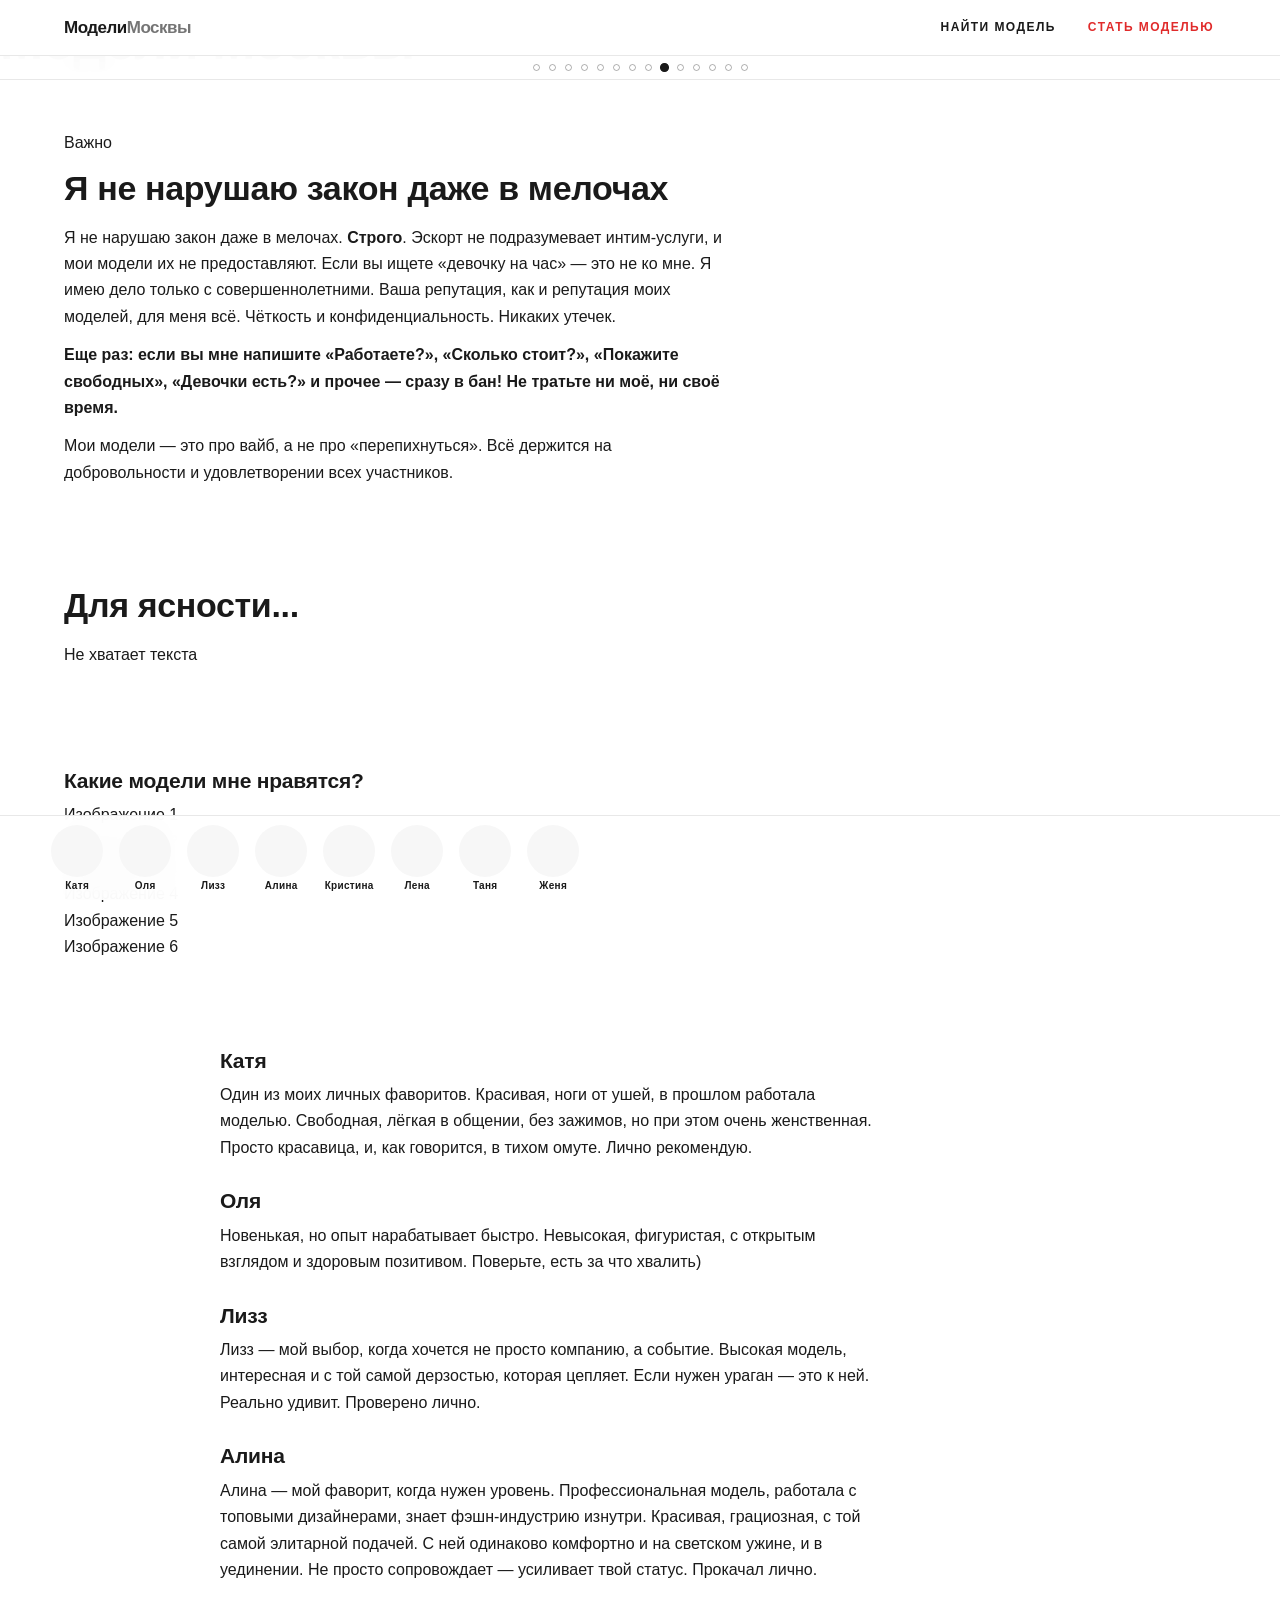
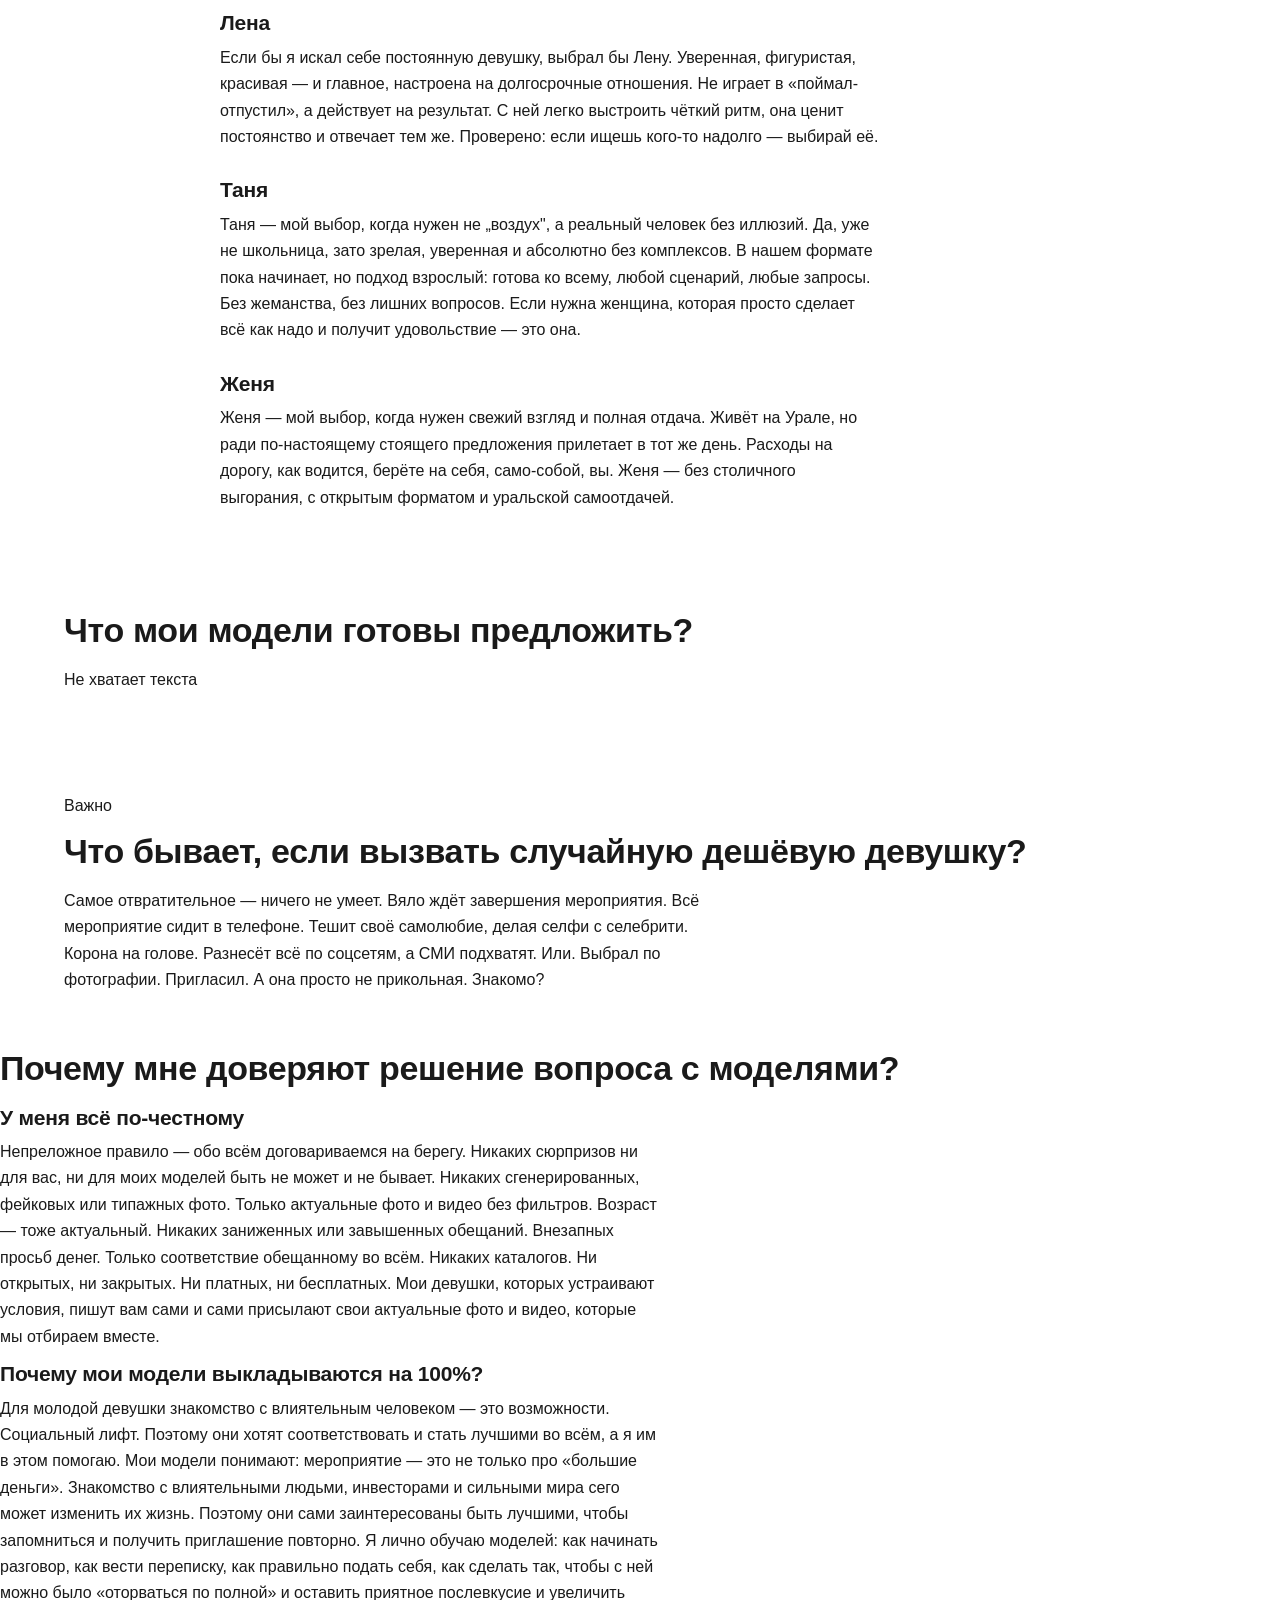
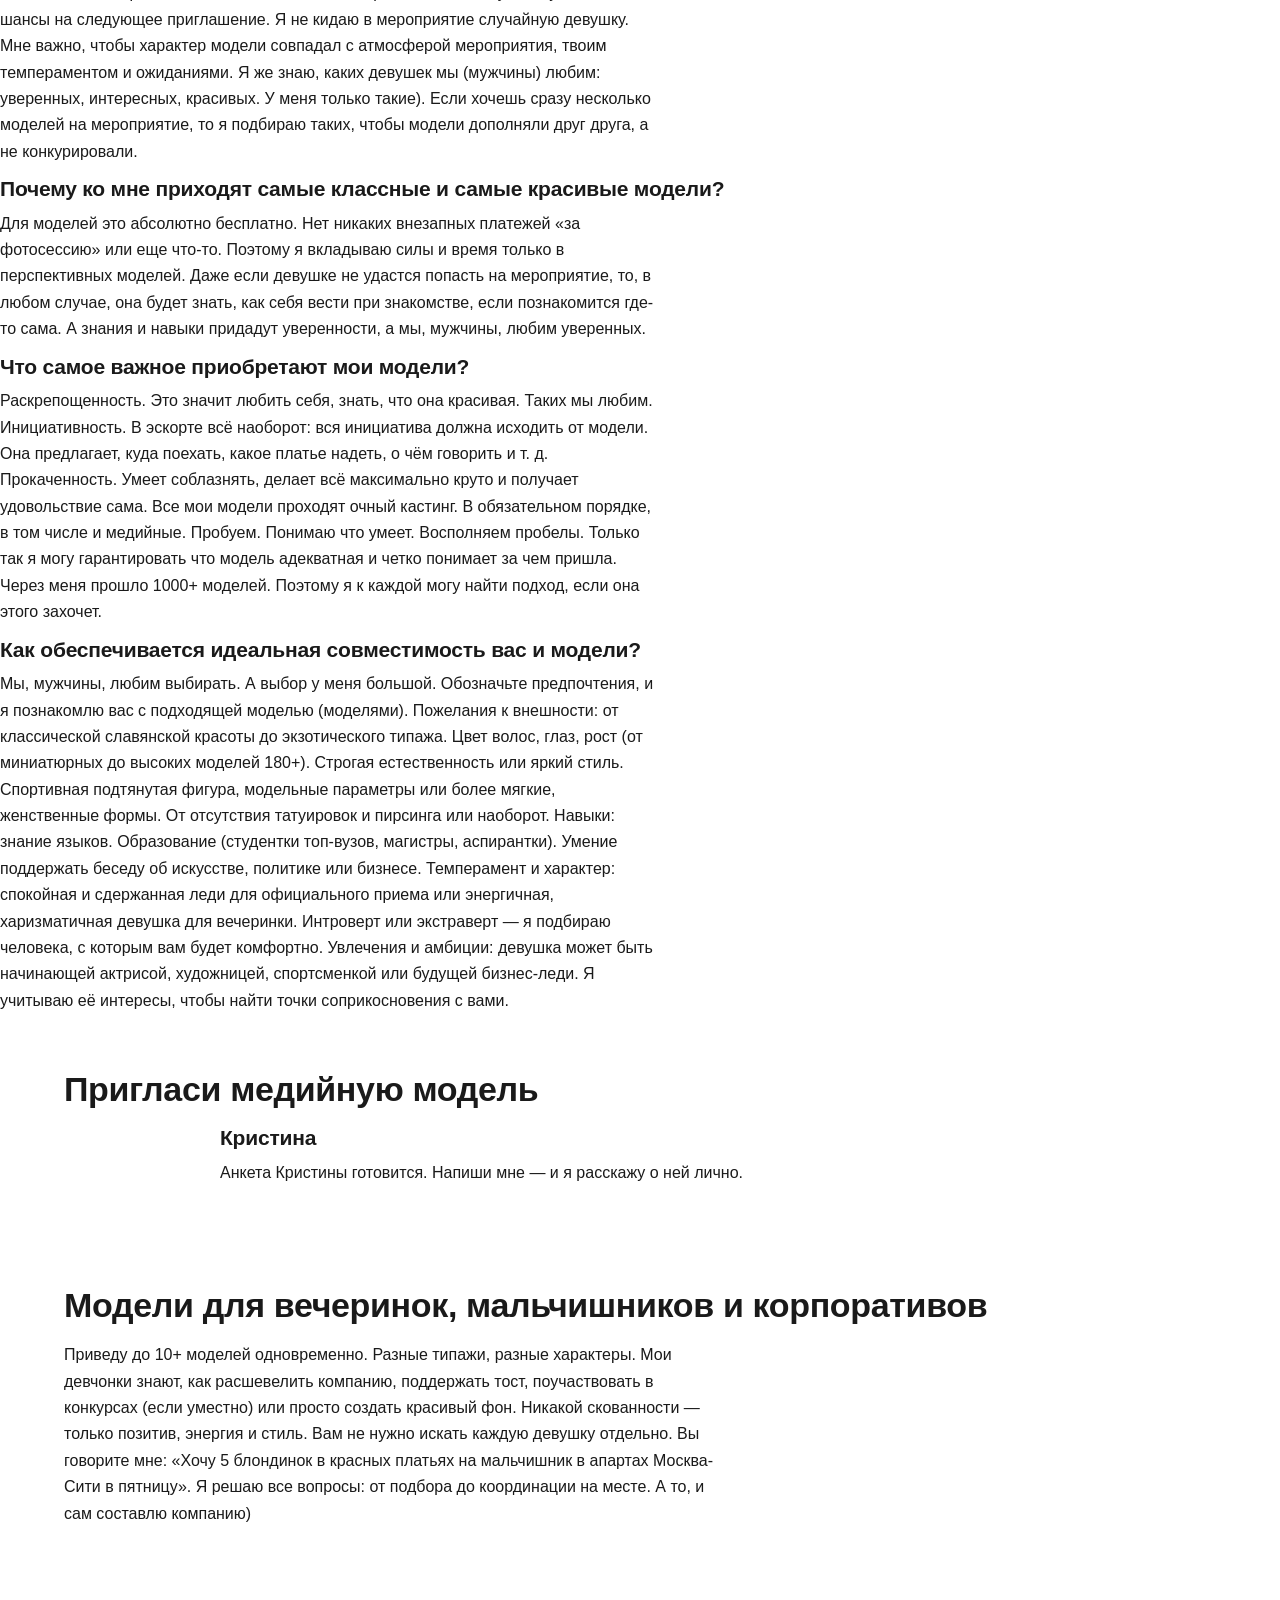
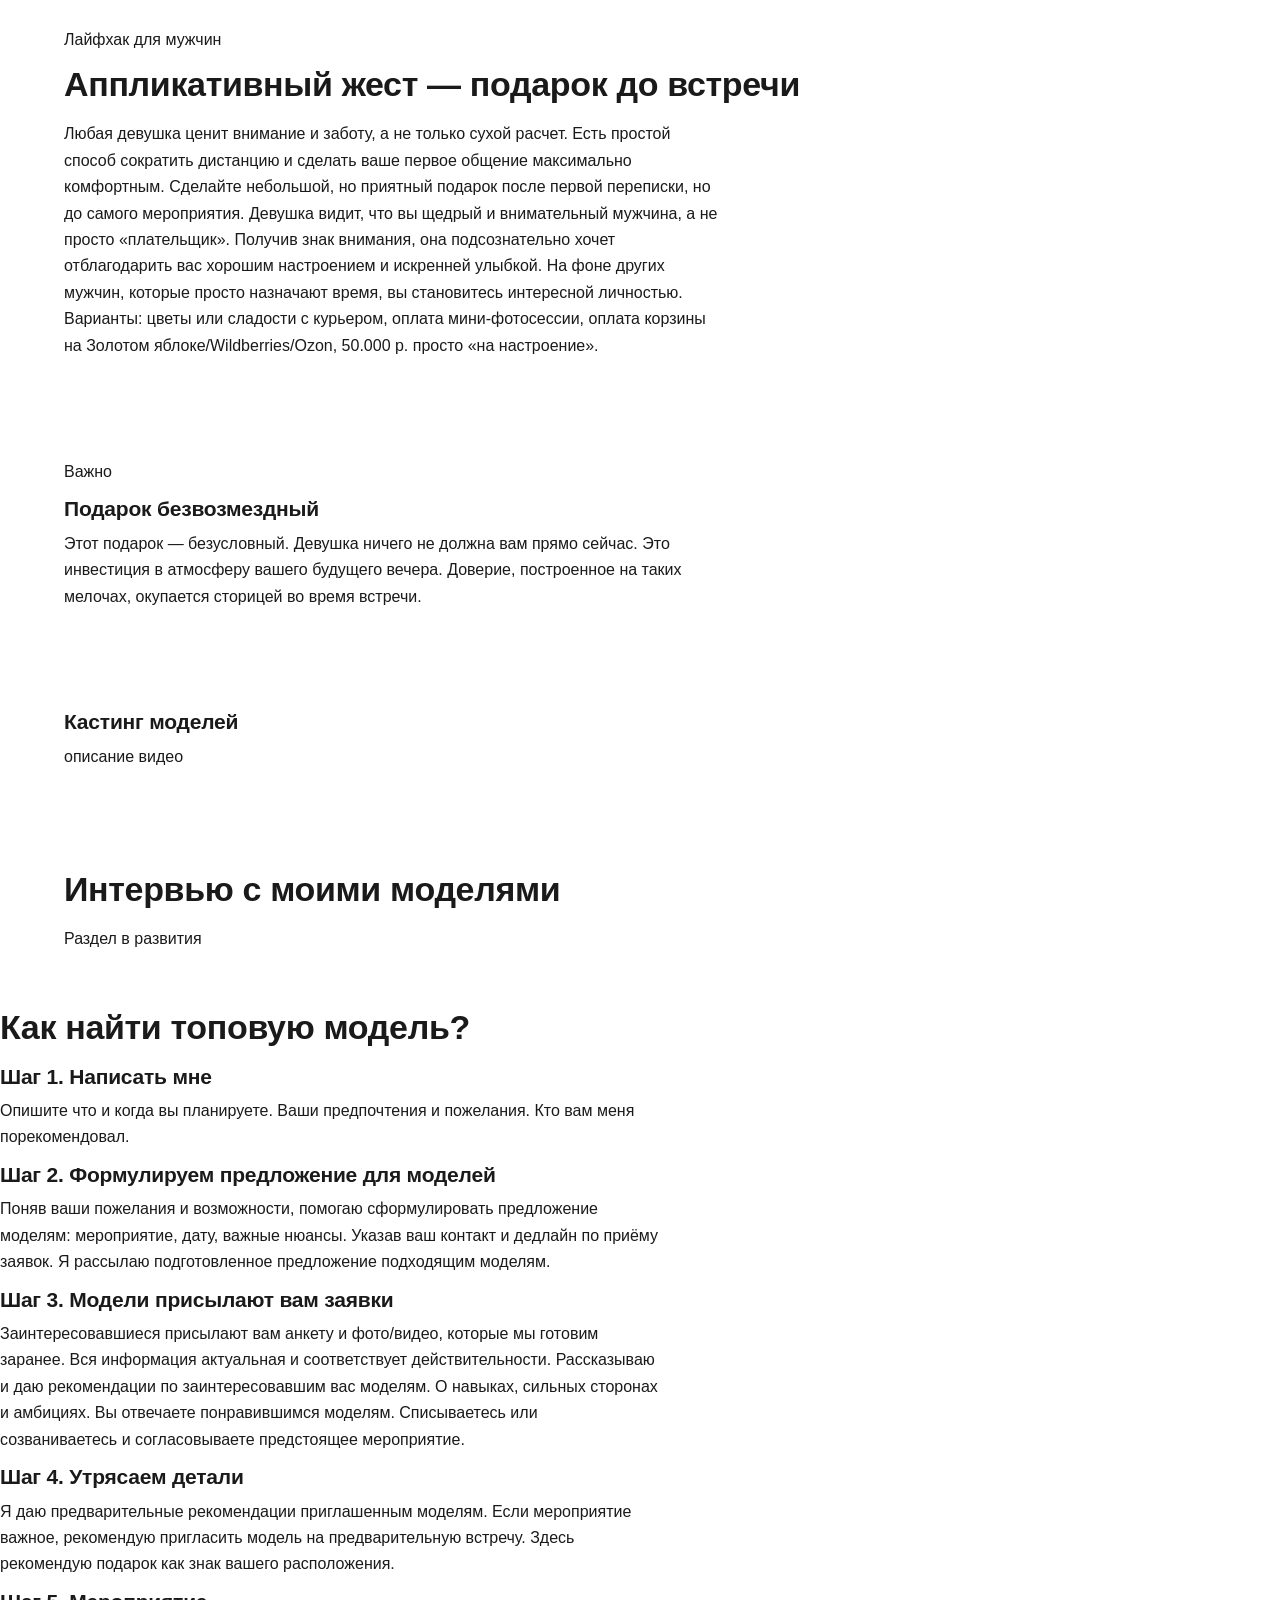
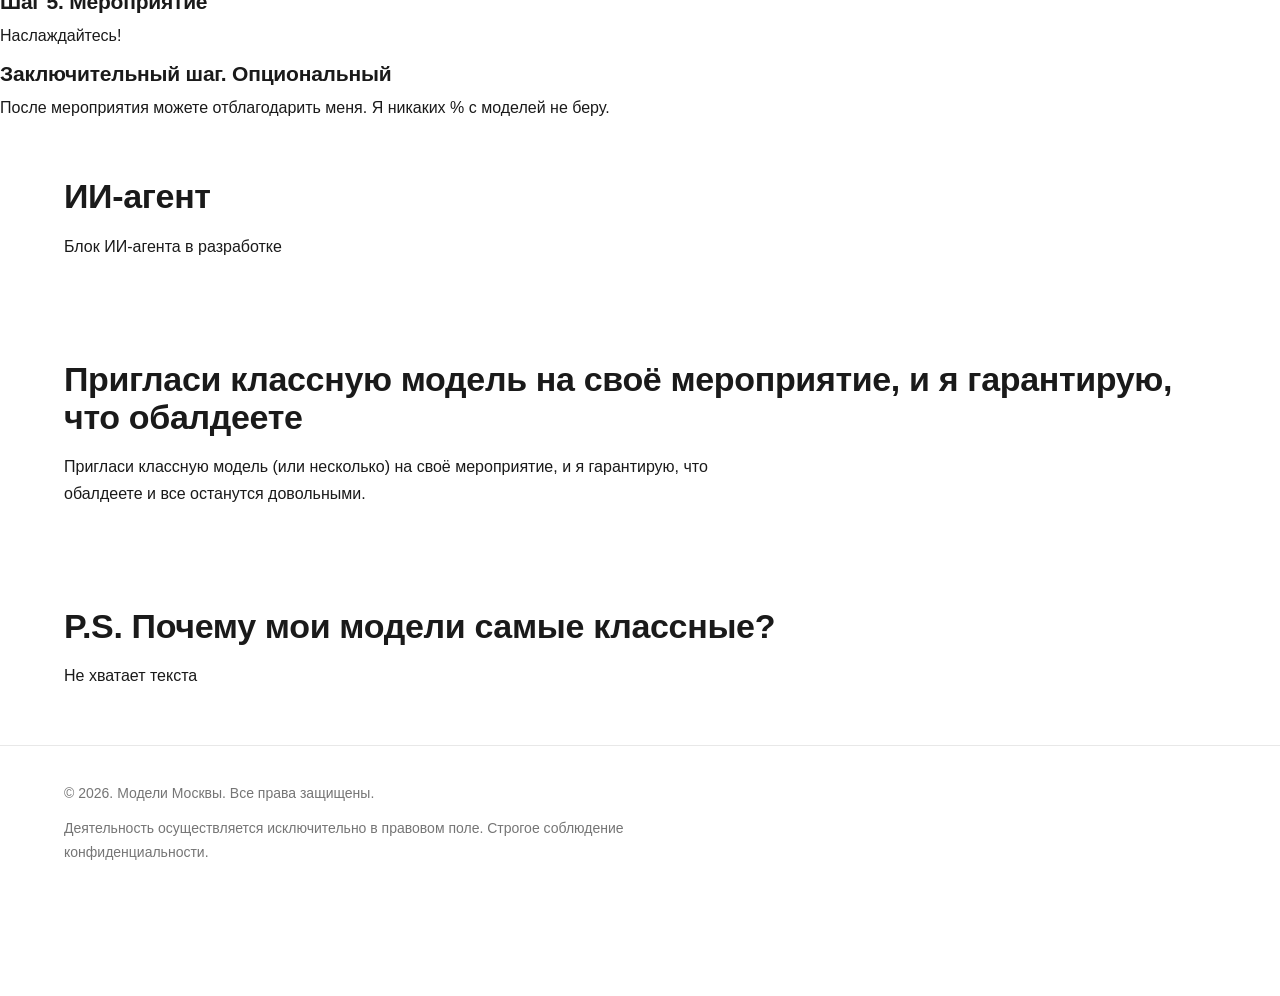
<file: upload/index.html>
<!DOCTYPE html>
<html lang="ru">
<head>
  <meta charset="utf-8">
  <meta name="viewport" content="width=device-width, initial-scale=1">
  <title>Модели Москвы — имидж-агентство</title>
  <link rel="stylesheet" href="style.css">
  <script src="https://code.jquery.com/jquery-3.7.1.min.js"></script>
  <script src="app.js" defer></script>
</head>
<body>

  <!-- Верхнее меню -->
  <nav class="nav topnav" aria-label="Главная навигация">
    <a class="logo topnav__logo" href="index.html">Модели <span>Москвы</span></a>
    <div class="nav-links topnav__links">
      <a href="#find">Найти модель</a>
      <a class="red" href="stat-modelyu.html">Стать моделью</a>
    </div>
  </nav>

  <main class="pagemain">

    <!-- Блок 2: h1 -->
    <header class="pagehero">
      <h1>Модели Москвы</h1>
    </header>

    <!-- Блок 3: Дисклеймер 1 -->
    <section class="disclaimer disclaimer--law">
      <p class="disclaimer__kicker">Важно</p>
      <h2 class="disclaimer__title">Я не нарушаю закон даже в мелочах</h2>
      <p class="disclaimer__text">Я не нарушаю закон даже в мелочах. <strong>Строго</strong>. Эскорт не подразумевает интим-услуги, и мои модели их не предоставляют. Если вы ищете «девочку на час» — это не ко мне. Я имею дело только с совершеннолетними. Ваша репутация, как и репутация моих моделей, для меня всё. Чёткость и конфиденциальность. Никаких утечек.</p>
      <p class="disclaimer__text"><strong>Еще раз: если вы мне напишите «Работаете?», «Сколько стоит?», «Покажите свободных», «Девочки есть?» и прочее — сразу в бан! Не тратьте ни моё, ни своё время.</strong></p>
      <p class="disclaimer__text">Мои модели — это про вайб, а не про «перепихнуться». Всё держится на добровольности и удовлетворении всех участников.</p>
    </section>

    <!-- Блок 4: Первое липкое кино -->
    <section class="stickyfilm stickyfilm--one">
      <h2 class="stickyfilm__title">Для ясности...</h2>
      <p class="stickyfilm__text">Не хватает текста</p>
    </section>

    <!-- Блок 5: Инфографика -->
    <section class="infograf">
      <h3 class="infograf__title">Какие модели мне нравятся?</h3>
      <div class="infograf__track">
        <div class="infograf__item">Изображение 1</div>
        <div class="infograf__item">Изображение 2</div>
        <div class="infograf__item">Изображение 3</div>
        <div class="infograf__item">Изображение 4</div>
        <div class="infograf__item">Изображение 5</div>
        <div class="infograf__item">Изображение 6</div>
      </div>
    </section>

    <!-- Блок 6: Карточки моделей (id="find") -->
    <section id="find" class="modelcards" aria-label="Найти модель">

      <article id="katya" class="modelcard modelcard--katya">
        <h3 class="modelcard__name">Катя</h3>
        <p class="modelcard__text">Один из моих личных фаворитов. Красивая, ноги от ушей, в прошлом работала моделью. Свободная, лёгкая в общении, без зажимов, но при этом очень женственная. Просто красавица, и, как говорится, в тихом омуте. Лично рекомендую.</p>
      </article>

      <article id="olya" class="modelcard modelcard--olya">
        <h3 class="modelcard__name">Оля</h3>
        <p class="modelcard__text">Новенькая, но опыт нарабатывает быстро. Невысокая, фигуристая, с открытым взглядом и здоровым позитивом. Поверьте, есть за что хвалить)</p>
      </article>

      <article id="lizz" class="modelcard modelcard--lizz">
        <h3 class="modelcard__name">Лизз</h3>
        <p class="modelcard__text">Лизз — мой выбор, когда хочется не просто компанию, а событие. Высокая модель, интересная и с той самой дерзостью, которая цепляет. Если нужен ураган — это к ней. Реально удивит. Проверено лично.</p>
      </article>

      <article id="alina" class="modelcard modelcard--alina">
        <h3 class="modelcard__name">Алина</h3>
        <p class="modelcard__text">Алина — мой фаворит, когда нужен уровень. Профессиональная модель, работала с топовыми дизайнерами, знает фэшн-индустрию изнутри. Красивая, грациозная, с той самой элитарной подачей. С ней одинаково комфортно и на светском ужине, и в уединении. Не просто сопровождает — усиливает твой статус. Прокачал лично.</p>
      </article>

      <article id="lena" class="modelcard modelcard--lena">
        <h3 class="modelcard__name">Лена</h3>
        <p class="modelcard__text">Если бы я искал себе постоянную девушку, выбрал бы Лену. Уверенная, фигуристая, красивая — и главное, настроена на долгосрочные отношения. Не играет в «поймал-отпустил», а действует на результат. С ней легко выстроить чёткий ритм, она ценит постоянство и отвечает тем же. Проверено: если ищешь кого-то надолго — выбирай её.</p>
      </article>

      <article id="tanya" class="modelcard modelcard--tanya">
        <h3 class="modelcard__name">Таня</h3>
        <p class="modelcard__text">Таня — мой выбор, когда нужен не „воздух", а реальный человек без иллюзий. Да, уже не школьница, зато зрелая, уверенная и абсолютно без комплексов. В нашем формате пока начинает, но подход взрослый: готова ко всему, любой сценарий, любые запросы. Без жеманства, без лишних вопросов. Если нужна женщина, которая просто сделает всё как надо и получит удовольствие — это она.</p>
      </article>

      <article id="zhenya" class="modelcard modelcard--zhenya">
        <h3 class="modelcard__name">Женя</h3>
        <p class="modelcard__text">Женя — мой выбор, когда нужен свежий взгляд и полная отдача. Живёт на Урале, но ради по-настоящему стоящего предложения прилетает в тот же день. Расходы на дорогу, как водится, берёте на себя, само-собой, вы. Женя — без столичного выгорания, с открытым форматом и уральской самоотдачей.</p>
      </article>

    </section>

    <!-- Блок 7: Второе липкое кино -->
    <section class="stickyfilm stickyfilm--two">
      <h2 class="stickyfilm__title">Что мои модели готовы предложить?</h2>
      <p class="stickyfilm__text">Не хватает текста</p>
    </section>

    <!-- Блок 8: Дисклеймер 2 -->
    <section class="disclaimer disclaimer--risk">
      <p class="disclaimer__kicker">Важно</p>
      <h2 class="disclaimer__title">Что бывает, если вызвать случайную дешёвую девушку?</h2>
      <p class="disclaimer__text">Самое отвратительное — ничего не умеет. Вяло ждёт завершения мероприятия. Всё мероприятие сидит в телефоне. Тешит своё самолюбие, делая селфи с селебрити. Корона на голове. Разнесёт всё по соцсетям, а СМИ подхватят. Или. Выбрал по фотографии. Пригласил. А она просто не прикольная. Знакомо?</p>
    </section>

    <!-- Блок 9: Статья: доверие -->
    <article class="trust">
      <h2 class="trust__title">Почему мне доверяют решение вопроса с моделями?</h2>
      
      <h3 class="trust__subtitle">У меня всё по-честному</h3>
      <p class="trust__text">Непреложное правило — обо всём договариваемся на берегу. Никаких сюрпризов ни для вас, ни для моих моделей быть не может и не бывает. Никаких сгенерированных, фейковых или типажных фото. Только актуальные фото и видео без фильтров. Возраст — тоже актуальный. Никаких заниженных или завышенных обещаний. Внезапных просьб денег. Только соответствие обещанному во всём. Никаких каталогов. Ни открытых, ни закрытых. Ни платных, ни бесплатных. Мои девушки, которых устраивают условия, пишут вам сами и сами присылают свои актуальные фото и видео, которые мы отбираем вместе.</p>
      
      <h3 class="trust__subtitle">Почему мои модели выкладываются на 100%?</h3>
      <p class="trust__text">Для молодой девушки знакомство с влиятельным человеком — это возможности. Социальный лифт. Поэтому они хотят соответствовать и стать лучшими во всём, а я им в этом помогаю. Мои модели понимают: мероприятие — это не только про «большие деньги». Знакомство с влиятельными людьми, инвесторами и сильными мира сего может изменить их жизнь. Поэтому они сами заинтересованы быть лучшими, чтобы запомниться и получить приглашение повторно. Я лично обучаю моделей: как начинать разговор, как вести переписку, как правильно подать себя, как сделать так, чтобы с ней можно было «оторваться по полной» и оставить приятное послевкусие и увеличить шансы на следующее приглашение. Я не кидаю в мероприятие случайную девушку. Мне важно, чтобы характер модели совпадал с атмосферой мероприятия, твоим темпераментом и ожиданиями. Я же знаю, каких девушек мы (мужчины) любим: уверенных, интересных, красивых. У меня только такие). Если хочешь сразу несколько моделей на мероприятие, то я подбираю таких, чтобы модели дополняли друг друга, а не конкурировали.</p>
      
      <h3 class="trust__subtitle">Почему ко мне приходят самые классные и самые красивые модели?</h3>
      <p class="trust__text">Для моделей это абсолютно бесплатно. Нет никаких внезапных платежей «за фотосессию» или еще что-то. Поэтому я вкладываю силы и время только в перспективных моделей. Даже если девушке не удастся попасть на мероприятие, то, в любом случае, она будет знать, как себя вести при знакомстве, если познакомится где-то сама. А знания и навыки придадут уверенности, а мы, мужчины, любим уверенных.</p>
      
      <h3 class="trust__subtitle">Что самое важное приобретают мои модели?</h3>
      <p class="trust__text">Раскрепощенность. Это значит любить себя, знать, что она красивая. Таких мы любим. Инициативность. В эскорте всё наоборот: вся инициатива должна исходить от модели. Она предлагает, куда поехать, какое платье надеть, о чём говорить и т. д. Прокаченность. Умеет соблазнять, делает всё максимально круто и получает удовольствие сама. Все мои модели проходят очный кастинг. В обязательном порядке, в том числе и медийные. Пробуем. Понимаю что умеет. Восполняем пробелы. Только так я могу гарантировать что модель адекватная и четко понимает за чем пришла. Через меня прошло 1000+ моделей. Поэтому я к каждой могу найти подход, если она этого захочет.</p>
      
      <h3 class="trust__subtitle">Как обеспечивается идеальная совместимость вас и модели?</h3>
      <p class="trust__text">Мы, мужчины, любим выбирать. А выбор у меня большой. Обозначьте предпочтения, и я познакомлю вас с подходящей моделью (моделями). Пожелания к внешности: от классической славянской красоты до экзотического типажа. Цвет волос, глаз, рост (от миниатюрных до высоких моделей 180+). Строгая естественность или яркий стиль. Спортивная подтянутая фигура, модельные параметры или более мягкие, женственные формы. От отсутствия татуировок и пирсинга или наоборот. Навыки: знание языков. Образование (студентки топ-вузов, магистры, аспирантки). Умение поддержать беседу об искусстве, политике или бизнесе. Темперамент и характер: спокойная и сдержанная леди для официального приема или энергичная, харизматичная девушка для вечеринки. Интроверт или экстраверт — я подбираю человека, с которым вам будет комфортно. Увлечения и амбиции: девушка может быть начинающей актрисой, художницей, спортсменкой или будущей бизнес-леди. Я учитываю её интересы, чтобы найти точки соприкосновения с вами.</p>
    </article>

    <!-- Блок 10: Спецпредложение «Пригласи медийную модель» -->
    <section class="special special--media">
      <h2 class="special__title">Пригласи медийную модель</h2>

      <article id="kristina" class="modelcard modelcard--kristina">
        <h3 class="modelcard__name">Кристина</h3>
        <p class="modelcard__text">Анкета Кристины готовится. Напиши мне — и я расскажу о ней лично.</p>
      </article>
    </section>

    <!-- Блок 11: Спецпредложение: вечеринки -->
    <section class="special special--events">
      <h2 class="special__title">Модели для вечеринок, мальчишников и корпоративов</h2>
      <p class="special__text">Приведу до 10+ моделей одновременно. Разные типажи, разные характеры. Мои девчонки знают, как расшевелить компанию, поддержать тост, поучаствовать в конкурсах (если уместно) или просто создать красивый фон. Никакой скованности — только позитив, энергия и стиль. Вам не нужно искать каждую девушку отдельно. Вы говорите мне: «Хочу 5 блондинок в красных платьях на мальчишник в апартах Москва-Сити в пятницу». Я решаю все вопросы: от подбора до координации на месте. А то, и сам составлю компанию)</p>
    </section>

    <!-- Блок 12: Лайфхак -->
    <section class="lifehack">
      <p class="lifehack__kicker">Лайфхак для мужчин</p>
      <h2 class="lifehack__title">Аппликативный жест — подарок до встречи</h2>
      <p class="lifehack__text">Любая девушка ценит внимание и заботу, а не только сухой расчет. Есть простой способ сократить дистанцию и сделать ваше первое общение максимально комфортным. Сделайте небольшой, но приятный подарок после первой переписки, но до самого мероприятия. Девушка видит, что вы щедрый и внимательный мужчина, а не просто «плательщик». Получив знак внимания, она подсознательно хочет отблагодарить вас хорошим настроением и искренней улыбкой. На фоне других мужчин, которые просто назначают время, вы становитесь интересной личностью. Варианты: цветы или сладости с курьером, оплата мини-фотосессии, оплата корзины на Золотом яблоке/Wildberries/Ozon, 50.000 р. просто «на настроение».</p>
    </section>

    <!-- Блок 13: Дисклеймер 3 -->
    <section class="disclaimer disclaimer--gift">
      <p class="disclaimer__kicker">Важно</p>
      <h3 class="disclaimer__title">Подарок безвозмездный</h3>
      <p class="disclaimer__text">Этот подарок — безусловный. Девушка ничего не должна вам прямо сейчас. Это инвестиция в атмосферу вашего будущего вечера. Доверие, построенное на таких мелочах, окупается сторицей во время встречи.</p>
    </section>

    <!-- Блок 14: Видео -->
    <section class="videocast">
      <h3 class="videocast__title">Кастинг моделей</h3>
      <p class="videocast__text">описание видео</p>
    </section>

    <!-- Блок 15: Интервью -->
    <section class="interview">
      <h2 class="interview__title">Интервью с моими моделями</h2>
      <p class="interview__text">Раздел в развития</p>
    </section>

    <!-- Блок 16: Статья: как найти топовую модель -->
    <article class="findtop">
      <h2 class="findtop__title">Как найти топовую модель?</h2>
      
      <h3 class="findtop__subtitle">Шаг 1. Написать мне</h3>
      <p class="findtop__text">Опишите что и когда вы планируете. Ваши предпочтения и пожелания. Кто вам меня порекомендовал.</p>
      
      <h3 class="findtop__subtitle">Шаг 2. Формулируем предложение для моделей</h3>
      <p class="findtop__text">Поняв ваши пожелания и возможности, помогаю сформулировать предложение моделям: мероприятие, дату, важные нюансы. Указав ваш контакт и дедлайн по приёму заявок. Я рассылаю подготовленное предложение подходящим моделям.</p>
      
      <h3 class="findtop__subtitle">Шаг 3. Модели присылают вам заявки</h3>
      <p class="findtop__text">Заинтересовавшиеся присылают вам анкету и фото/видео, которые мы готовим заранее. Вся информация актуальная и соответствует действительности. Рассказываю и даю рекомендации по заинтересовавшим вас моделям. О навыках, сильных сторонах и амбициях. Вы отвечаете понравившимся моделям. Списываетесь или созваниваетесь и согласовываете предстоящее мероприятие.</p>
      
      <h3 class="findtop__subtitle">Шаг 4. Утрясаем детали</h3>
      <p class="findtop__text">Я даю предварительные рекомендации приглашенным моделям. Если мероприятие важное, рекомендую пригласить модель на предварительную встречу. Здесь рекомендую подарок как знак вашего расположения.</p>
      
      <h3 class="findtop__subtitle">Шаг 5. Мероприятие</h3>
      <p class="findtop__text">Наслаждайтесь!</p>
      
      <h3 class="findtop__subtitle">Заключительный шаг. Опциональный</h3>
      <p class="findtop__text">После мероприятия можете отблагодарить меня. Я никаких % с моделей не беру.</p>
    </article>

    <!-- Блок 17: ИИ-агент -->
    <section class="aiagent">
      <h2 class="aiagent__title">ИИ-агент</h2>
      <p class="aiagent__text">Блок ИИ-агента в разработке</p>
    </section>

    <!-- Блок 18: CTA -->
    <section class="cta">
      <h2 class="cta__title">Пригласи классную модель на своё мероприятие, и я гарантирую, что обалдеете</h2>
      <p class="cta__text">Пригласи классную модель (или несколько) на своё мероприятие, и я гарантирую, что обалдеете и все останутся довольными.</p>
    </section>

    <!-- Блок 19: P.S. -->
    <section class="ps">
      <h2 class="ps__title">P.S. Почему мои модели самые классные?</h2>
      <p class="ps__text">Не хватает текста</p>
    </section>

  </main>

  <!-- Футер без стилей -->
  <footer class="sitefooter">
    <p>© 2026. Модели Москвы. Все права защищены.</p>
    <p>Деятельность осуществляется исключительно в правовом поле. Строгое соблюдение конфиденциальности.</p>
  </footer>

  <!-- Сторис-меню -->
  <nav class="stories storiesdock" aria-label="Быстрый переход к моделям">
    <a class="story storiesdock__item" href="#katya"><i aria-hidden="true"></i><b>Катя</b></a>
    <a class="story storiesdock__item" href="#olya"><i aria-hidden="true"></i><b>Оля</b></a>
    <a class="story storiesdock__item" href="#lizz"><i aria-hidden="true"></i><b>Лизз</b></a>
    <a class="story storiesdock__item" href="#alina"><i aria-hidden="true"></i><b>Алина</b></a>
    <a class="story storiesdock__item" href="#kristina"><i aria-hidden="true"></i><b>Кристина</b></a>
    <a class="story storiesdock__item" href="#lena"><i aria-hidden="true"></i><b>Лена</b></a>
    <a class="story storiesdock__item" href="#tanya"><i aria-hidden="true"></i><b>Таня</b></a>
    <a class="story storiesdock__item" href="#zhenya"><i aria-hidden="true"></i><b>Женя</b></a>
  </nav>

</body>
</html>
</file>
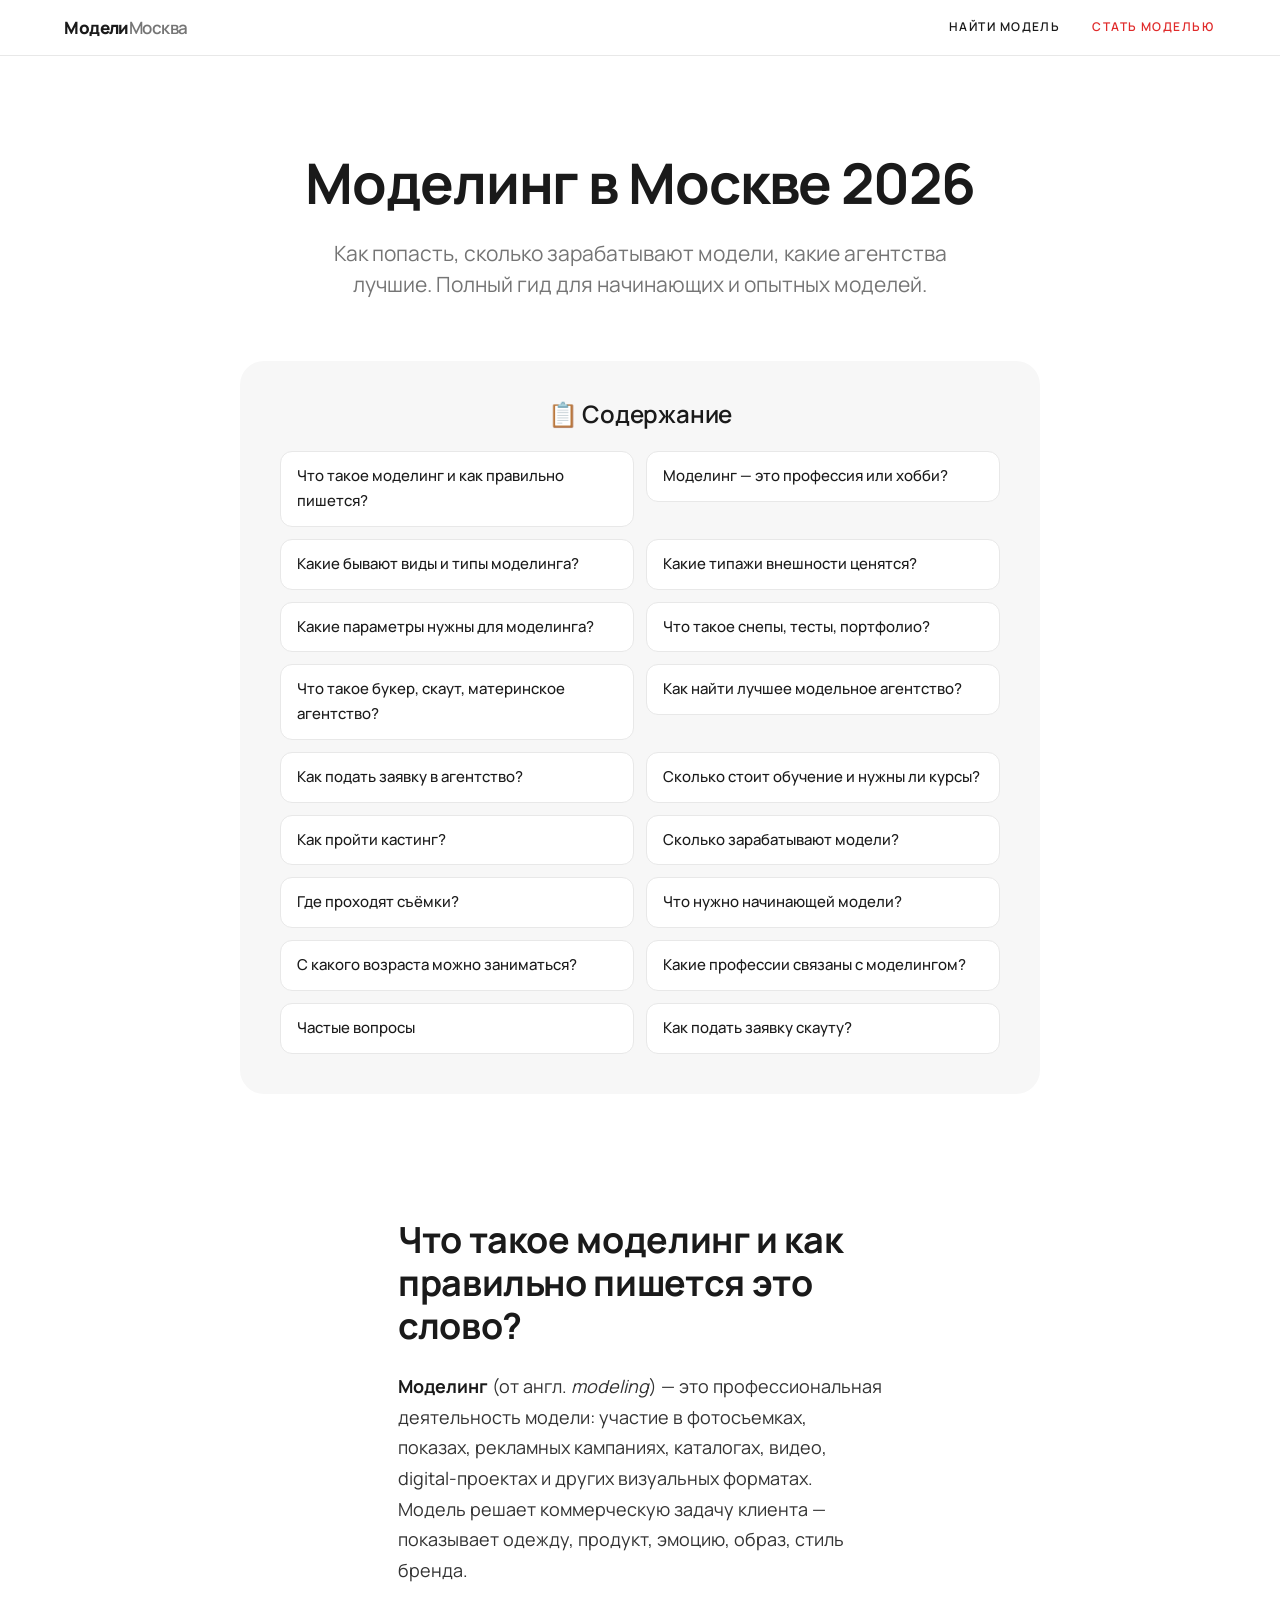
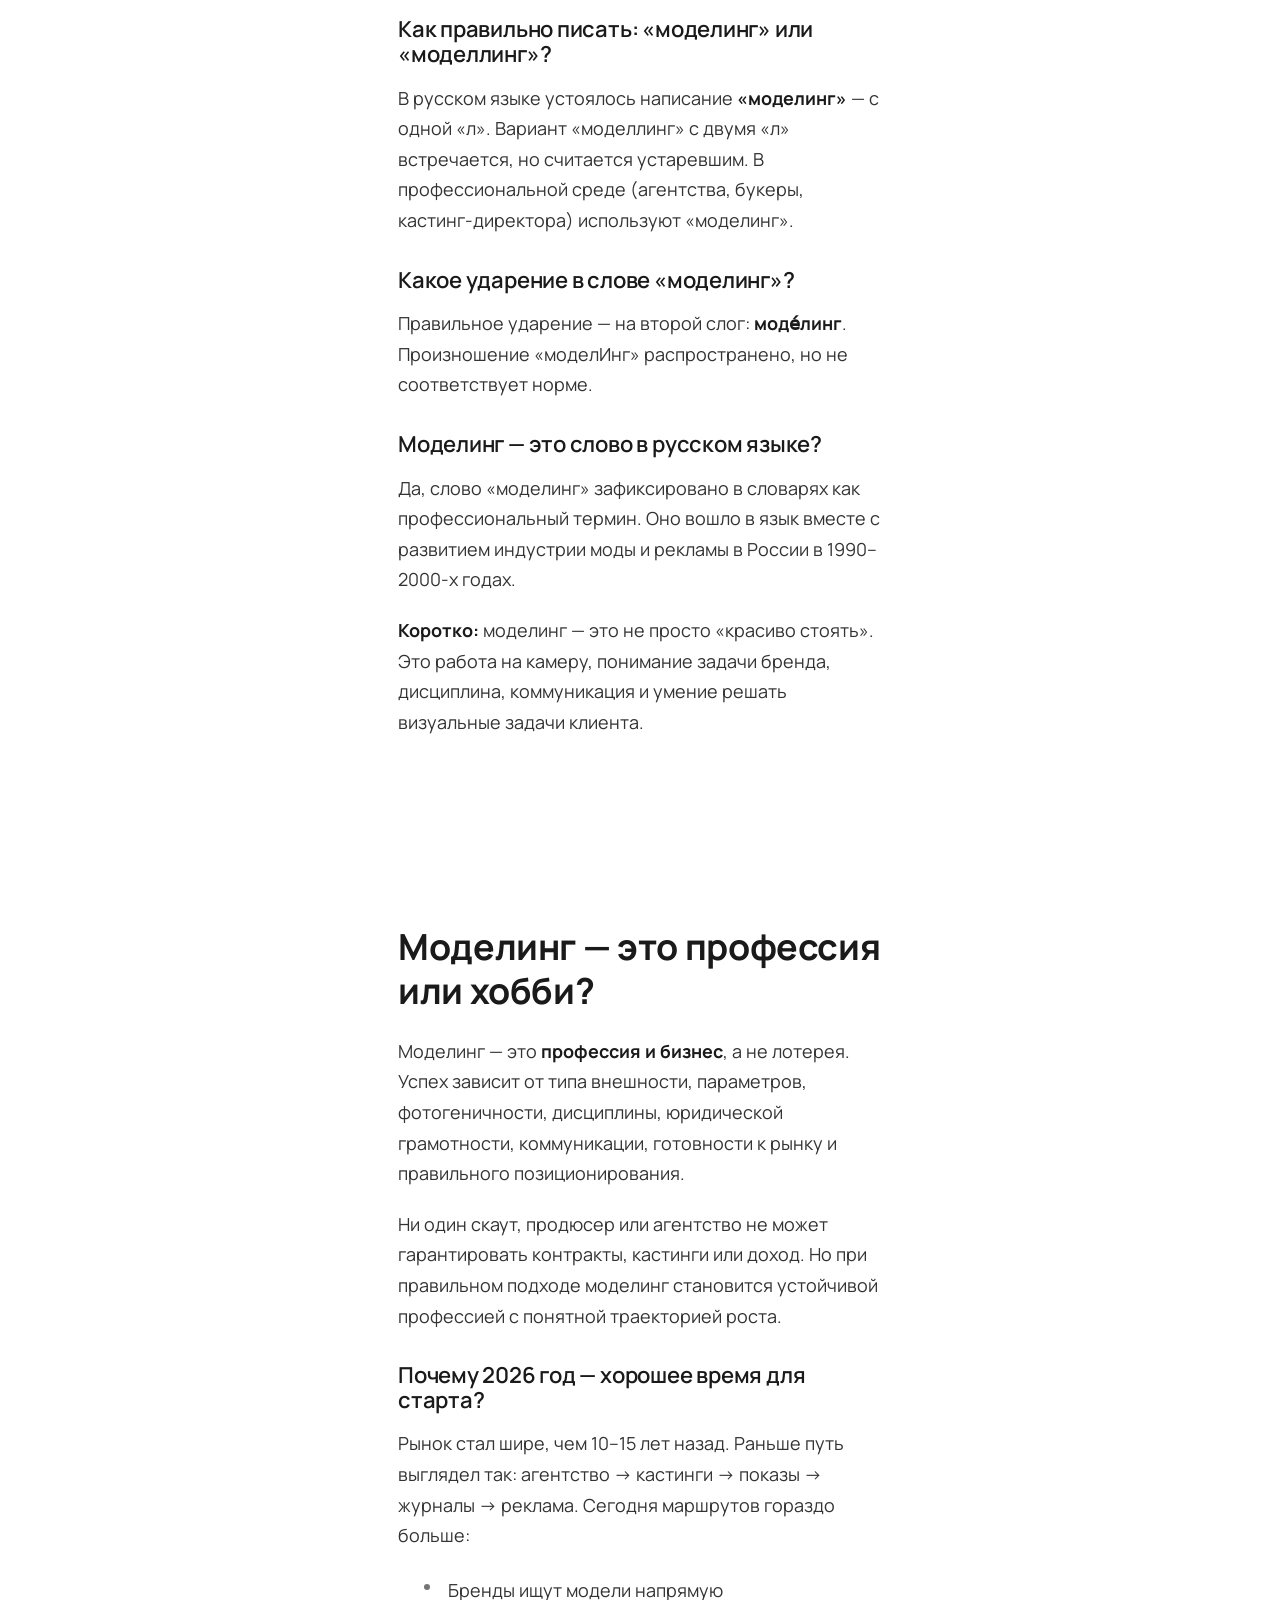
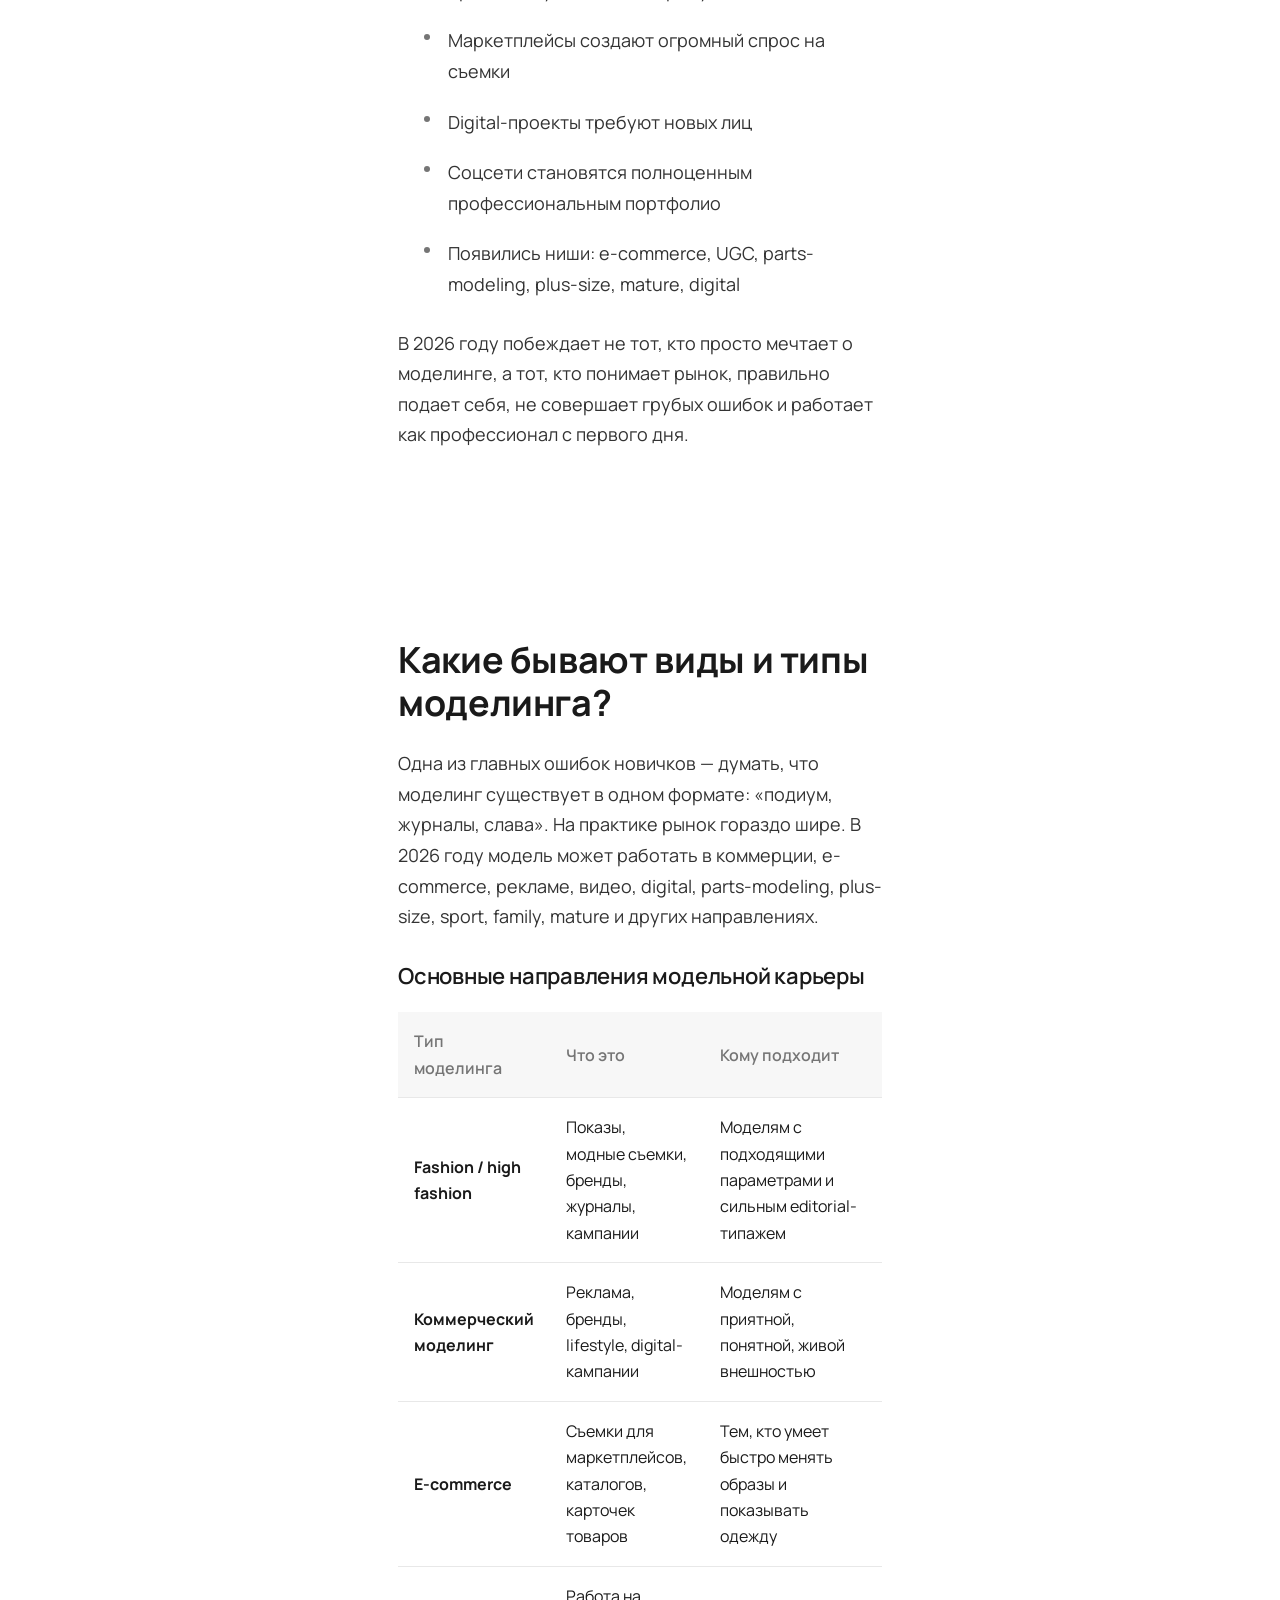
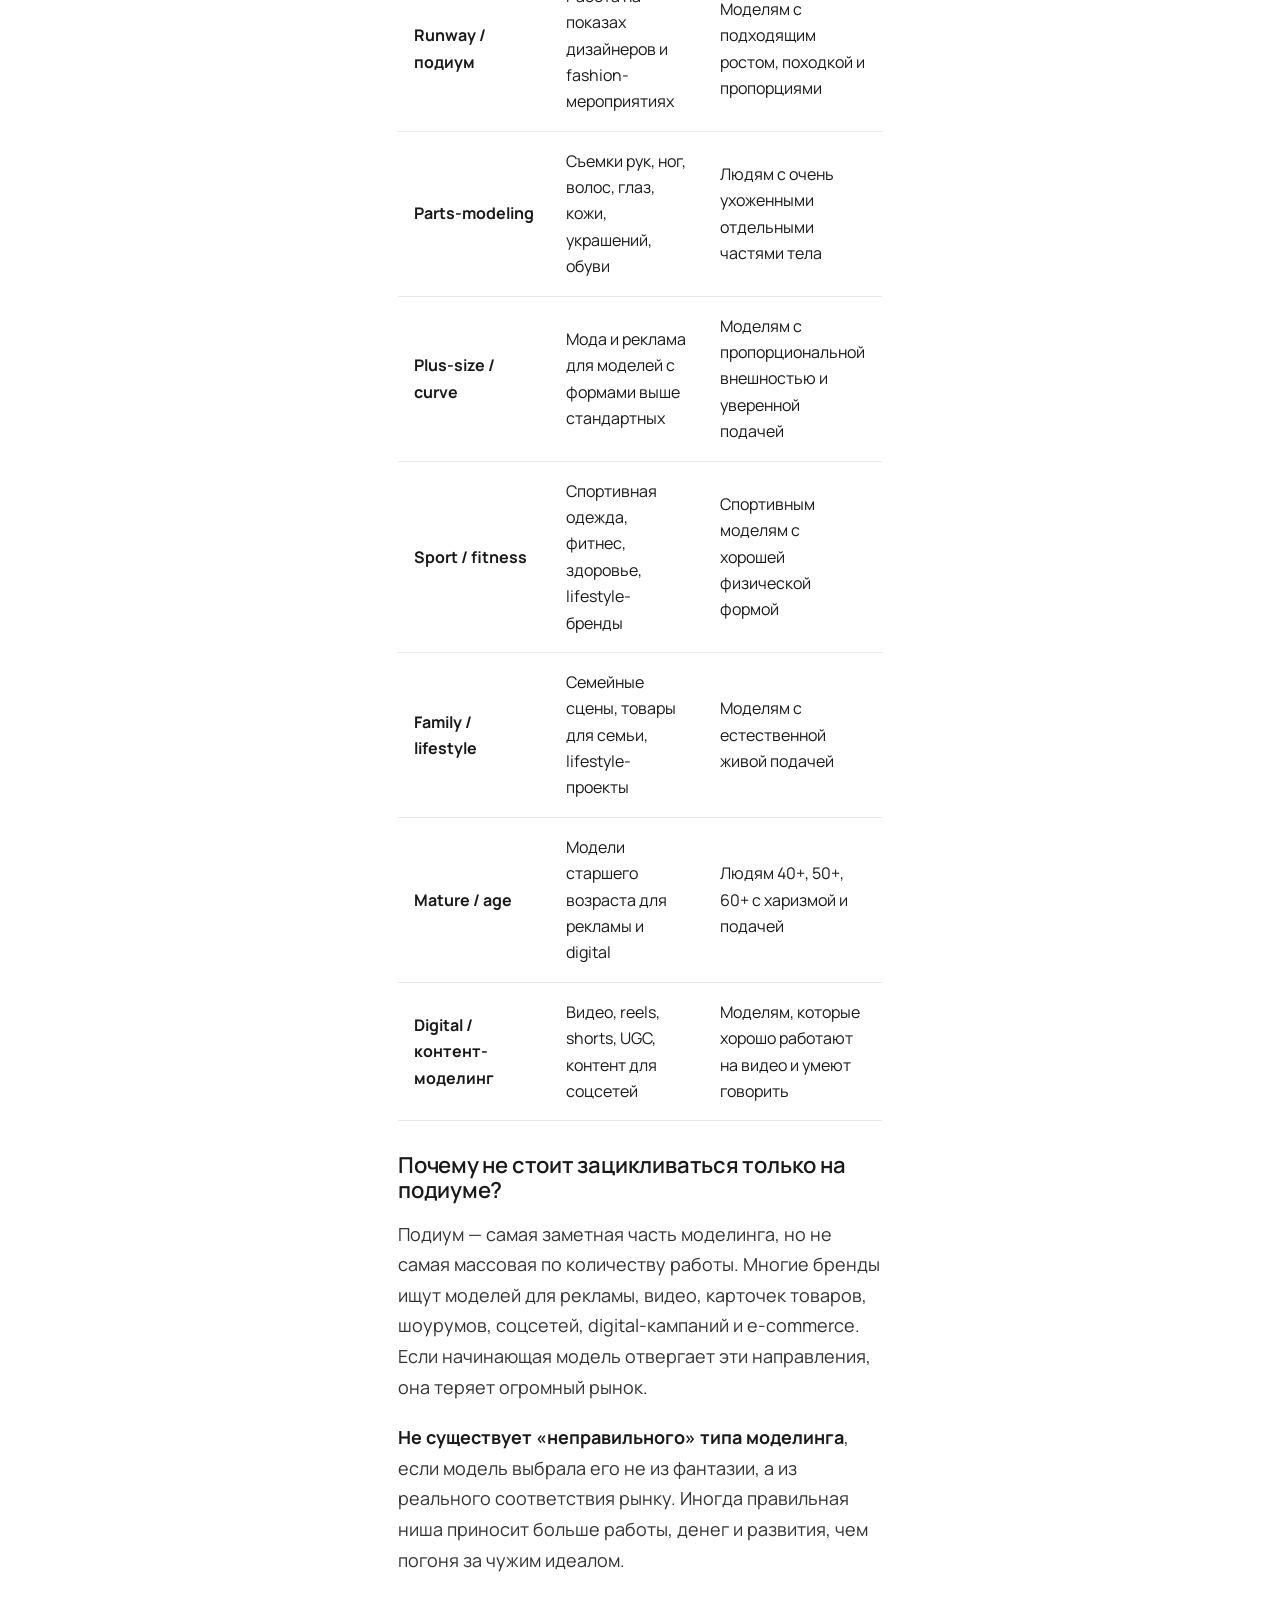
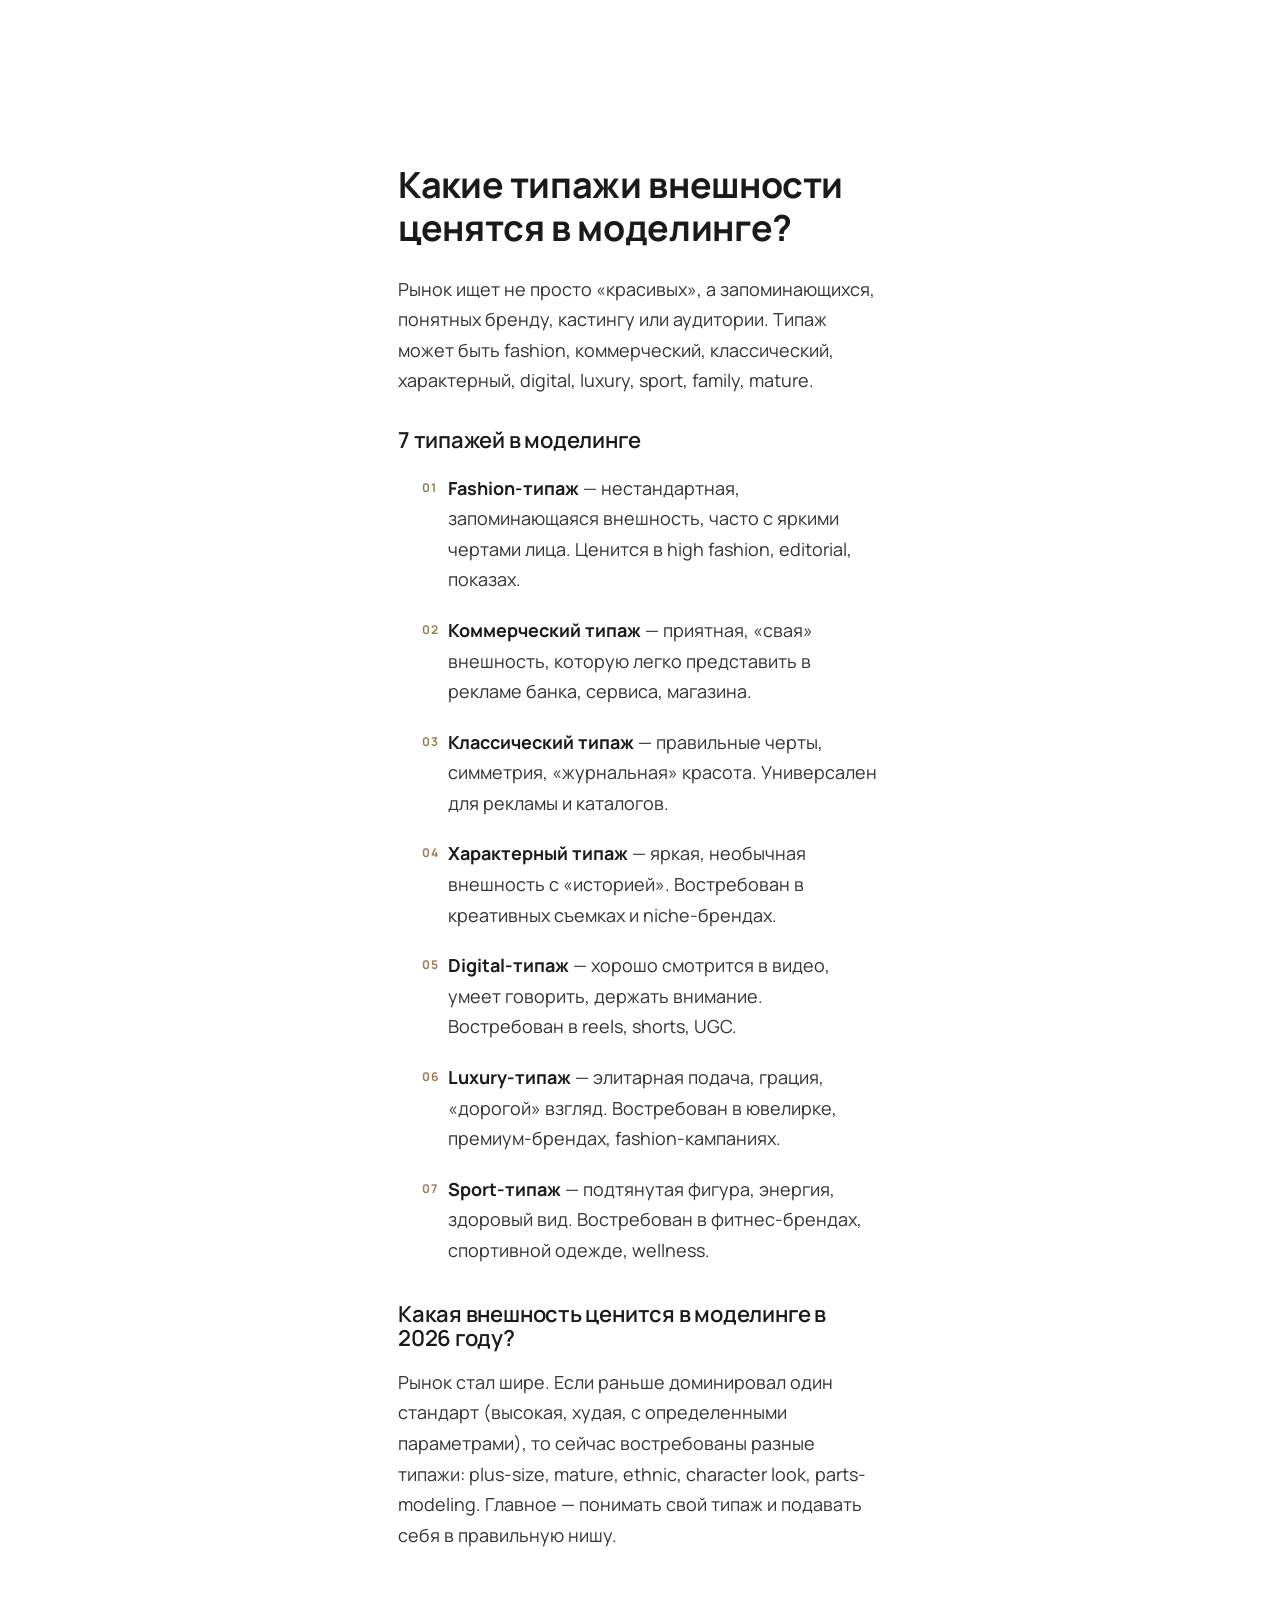
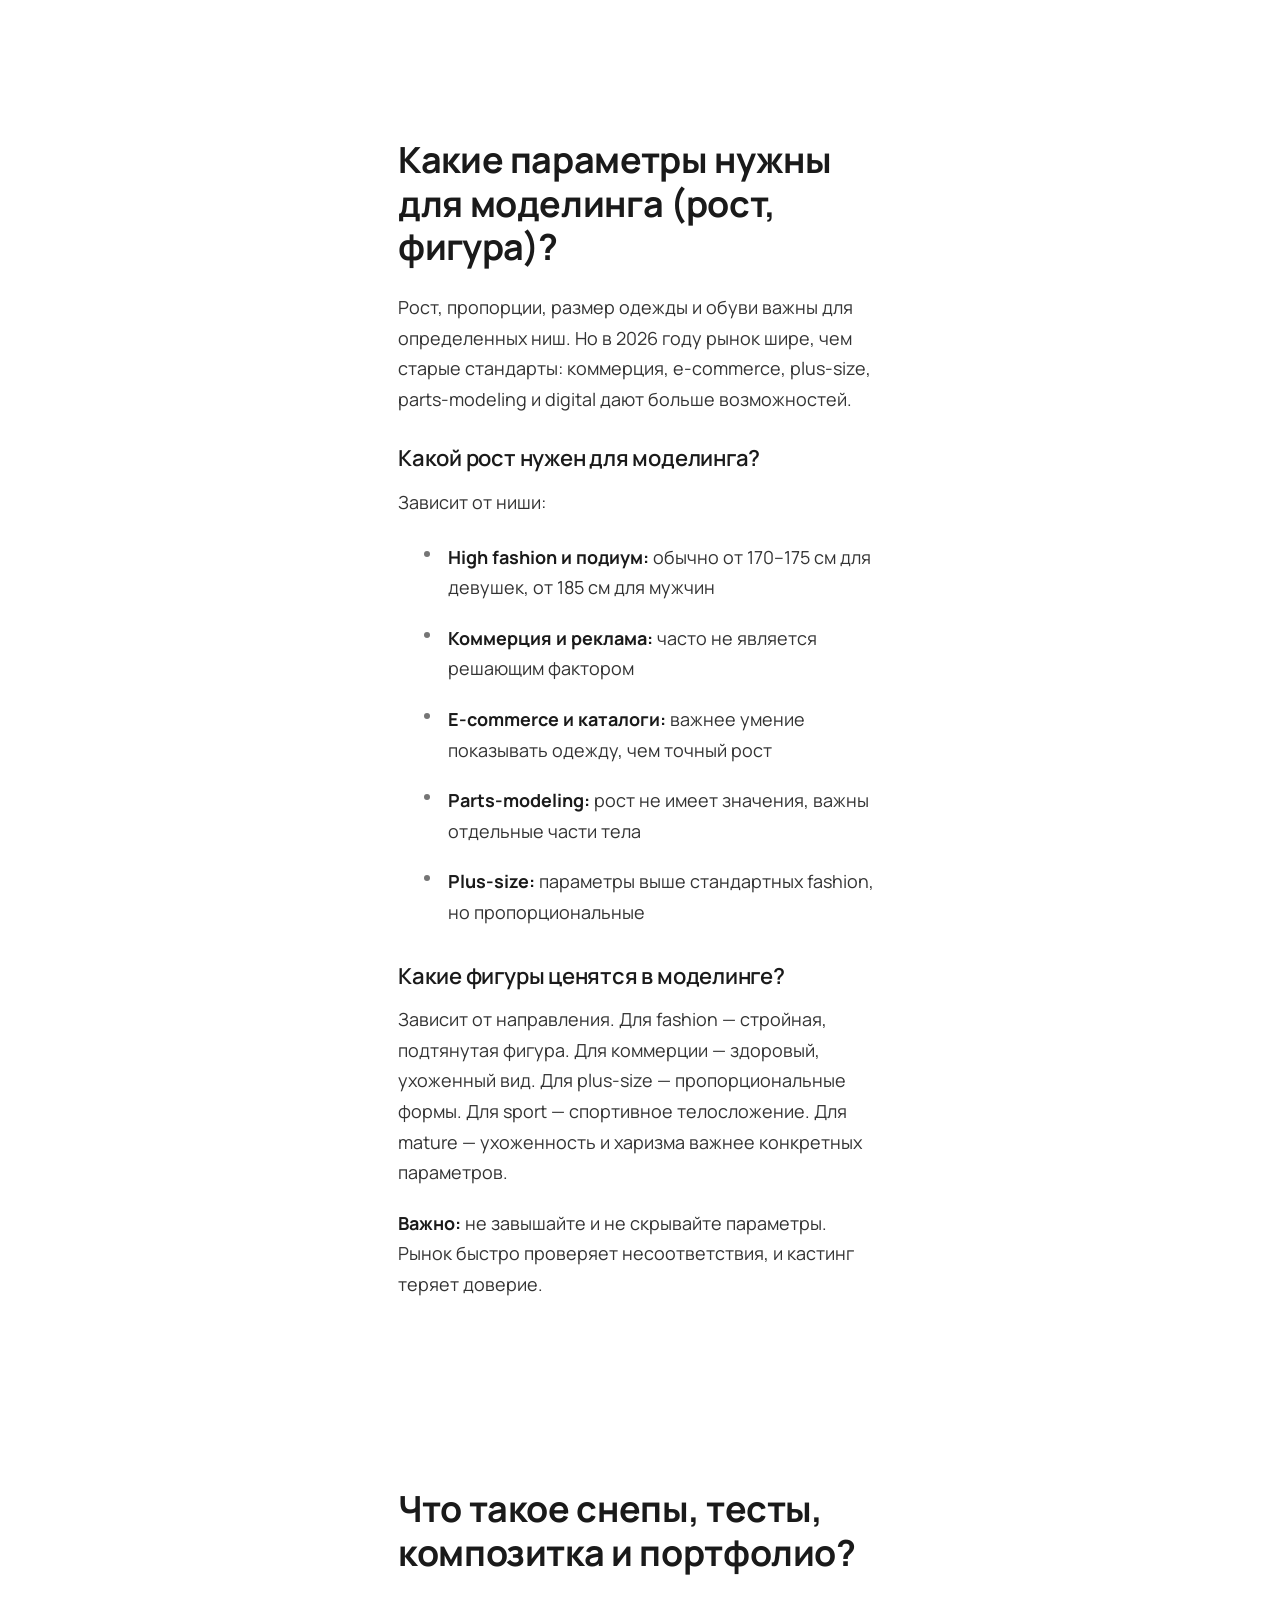
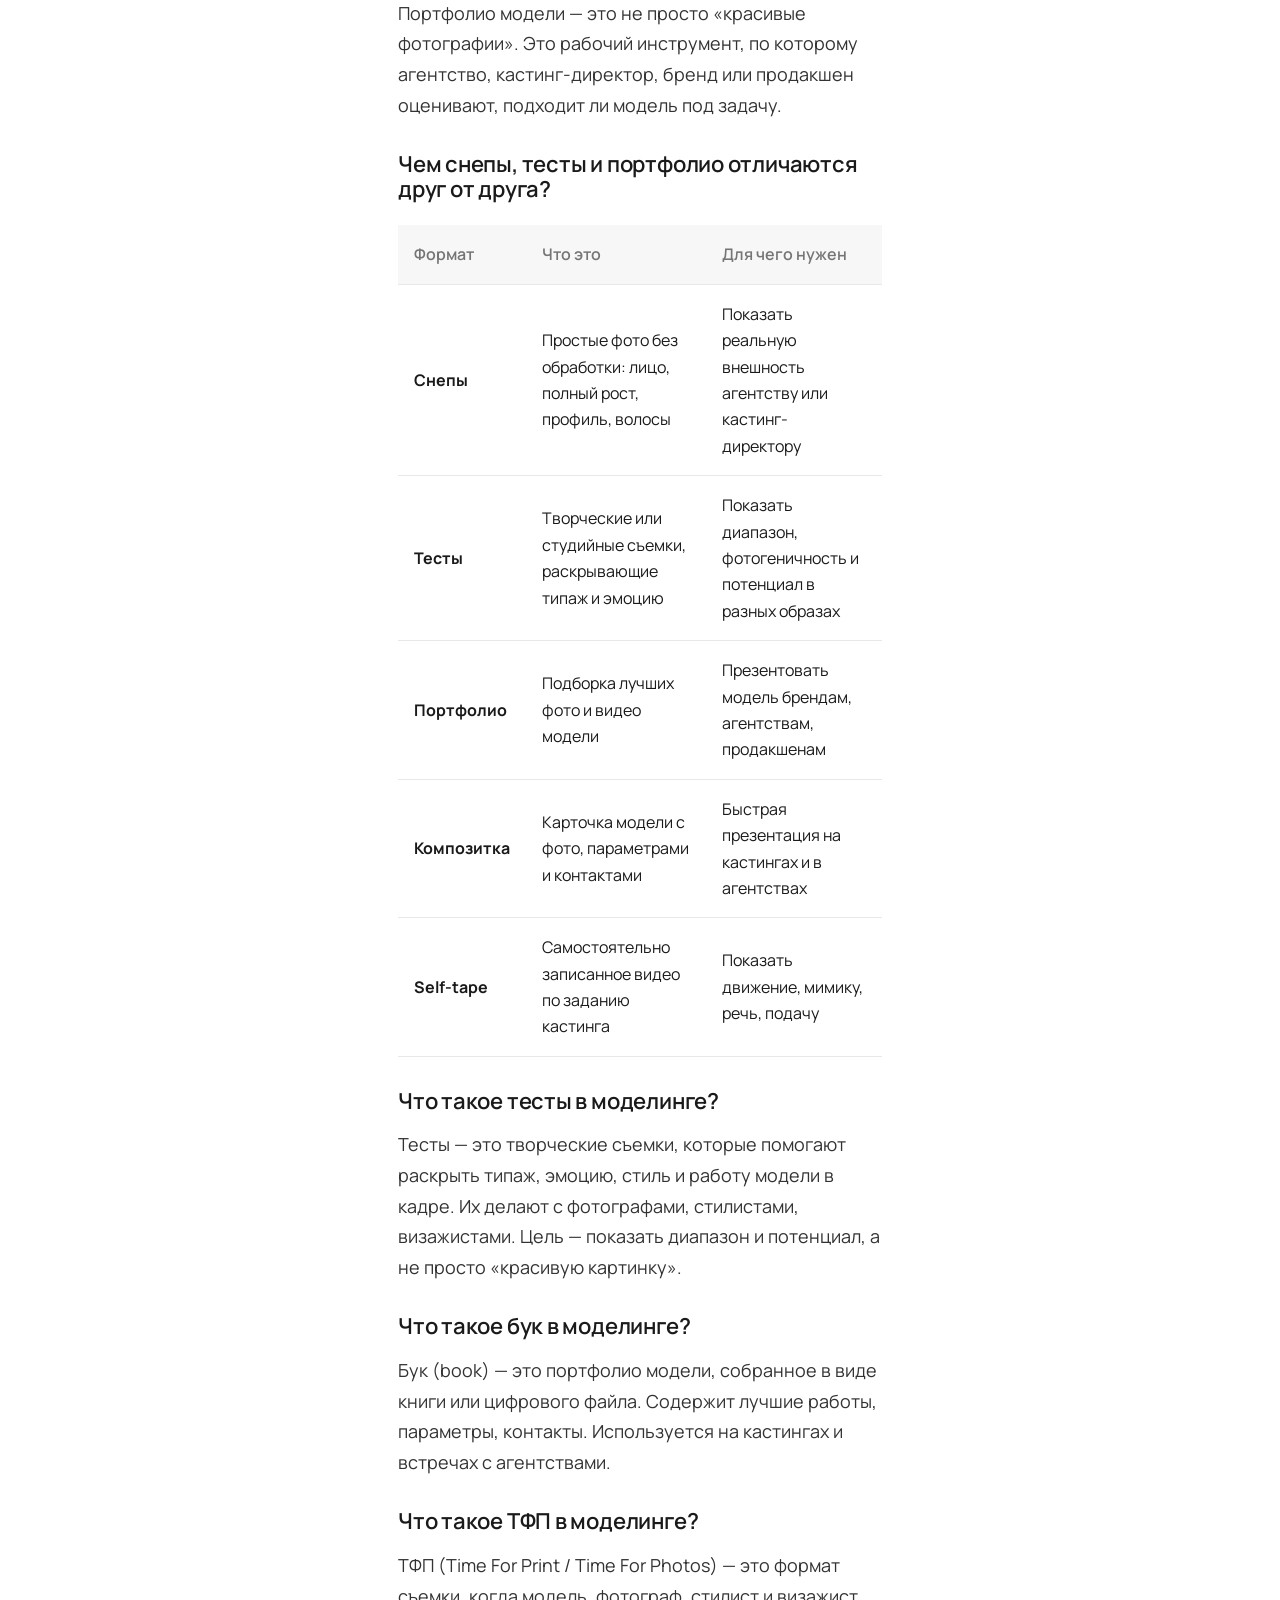
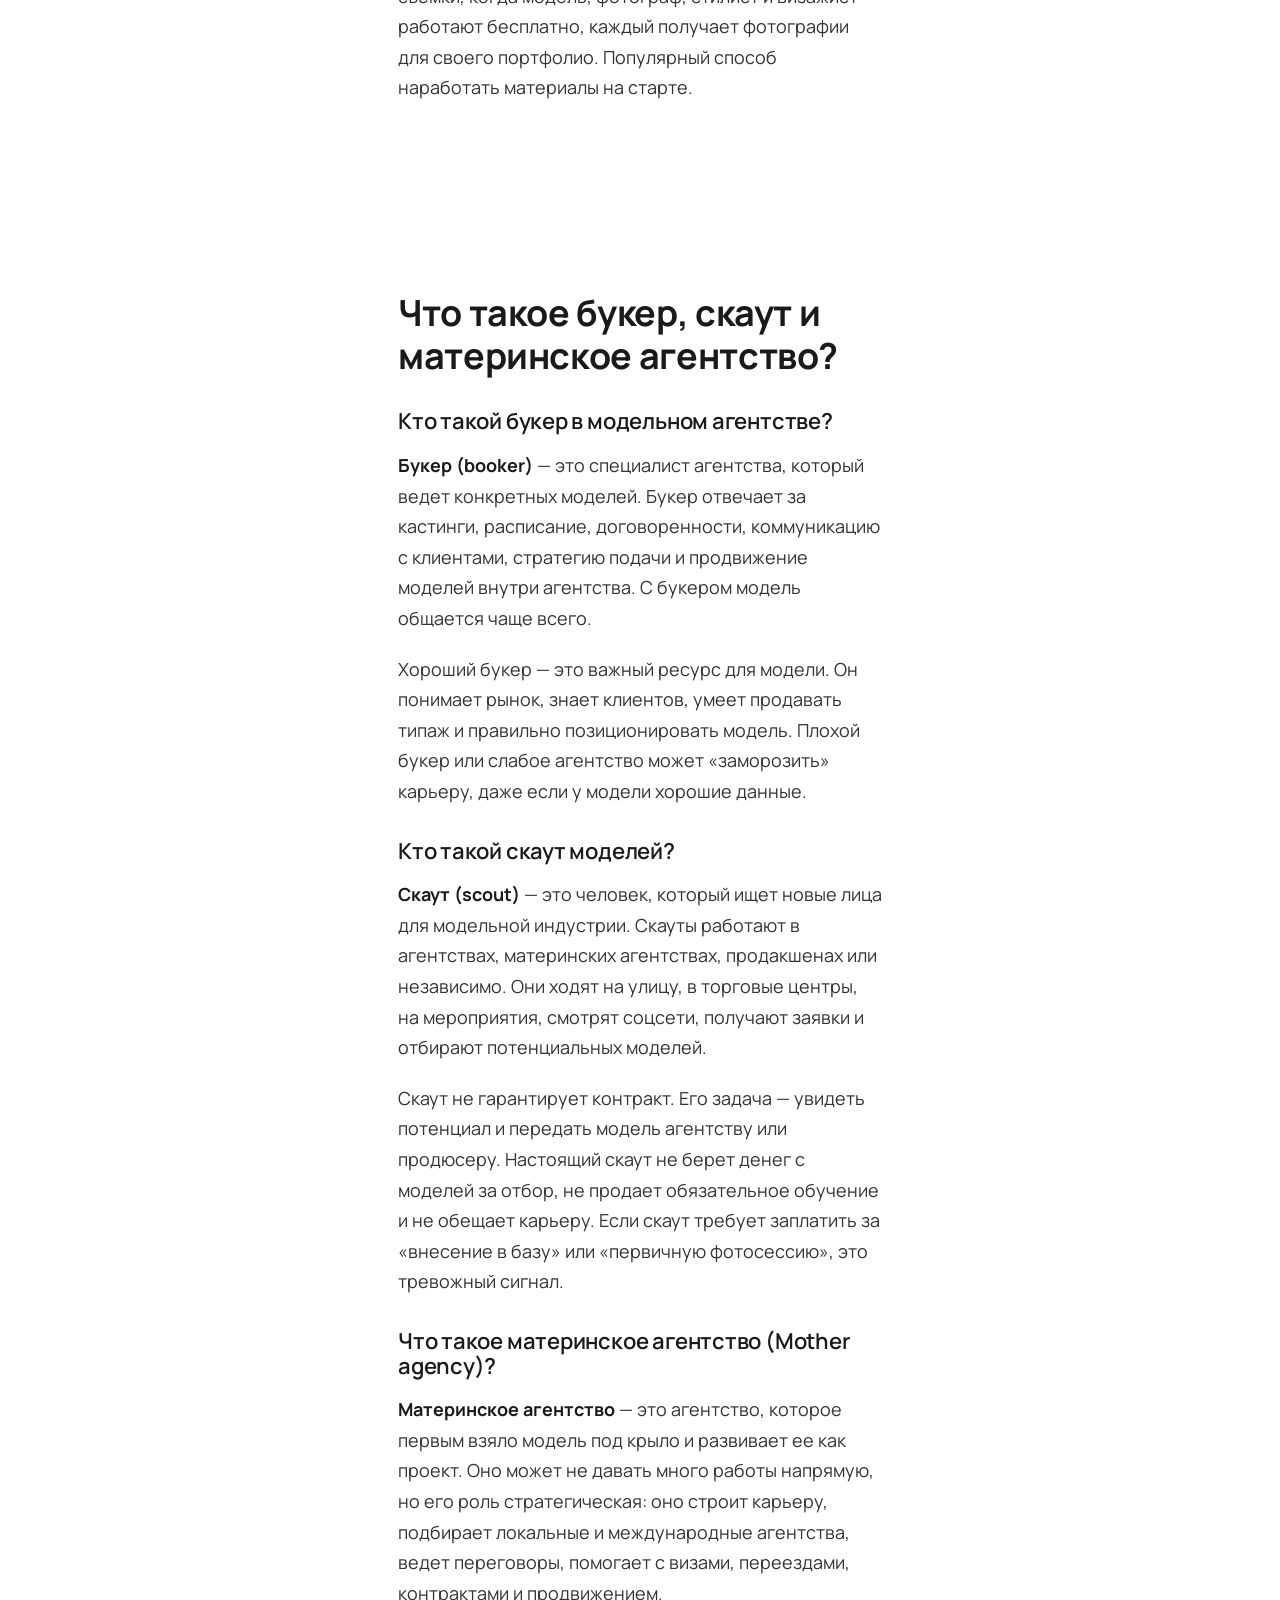
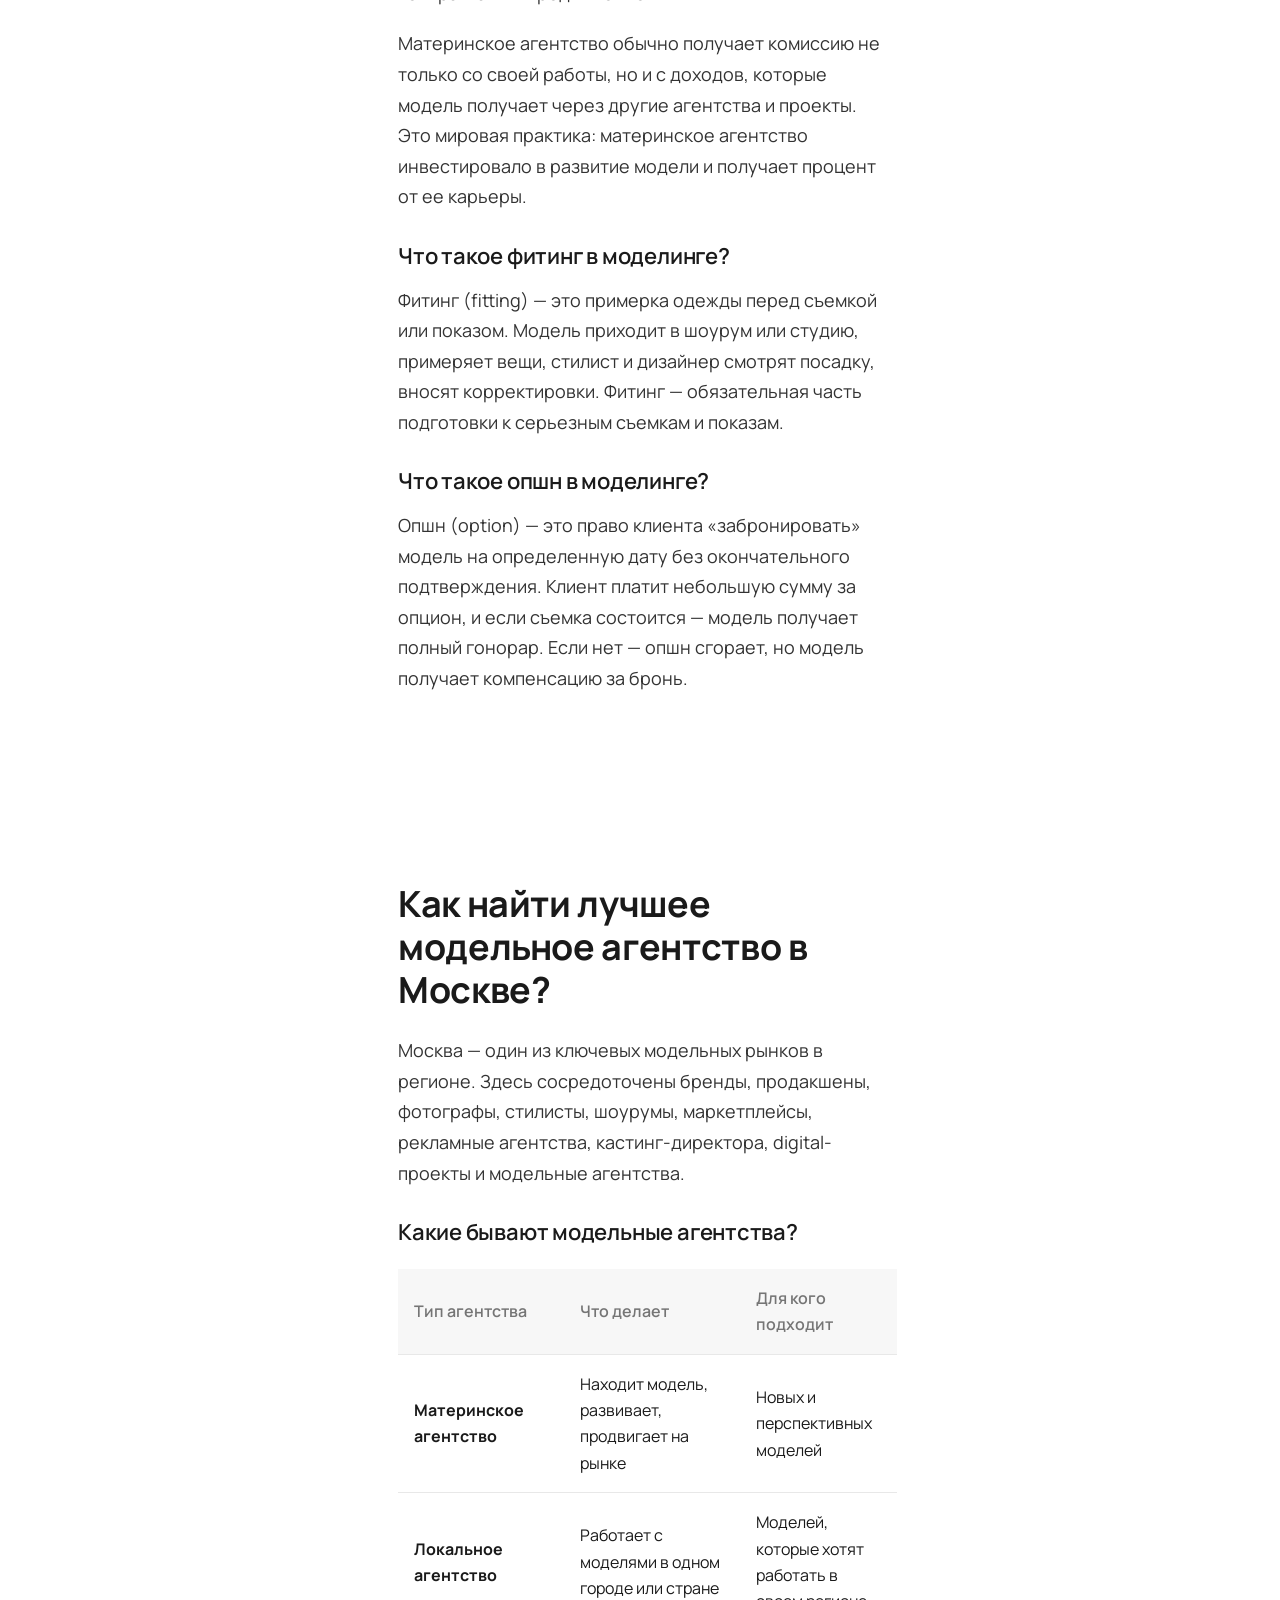
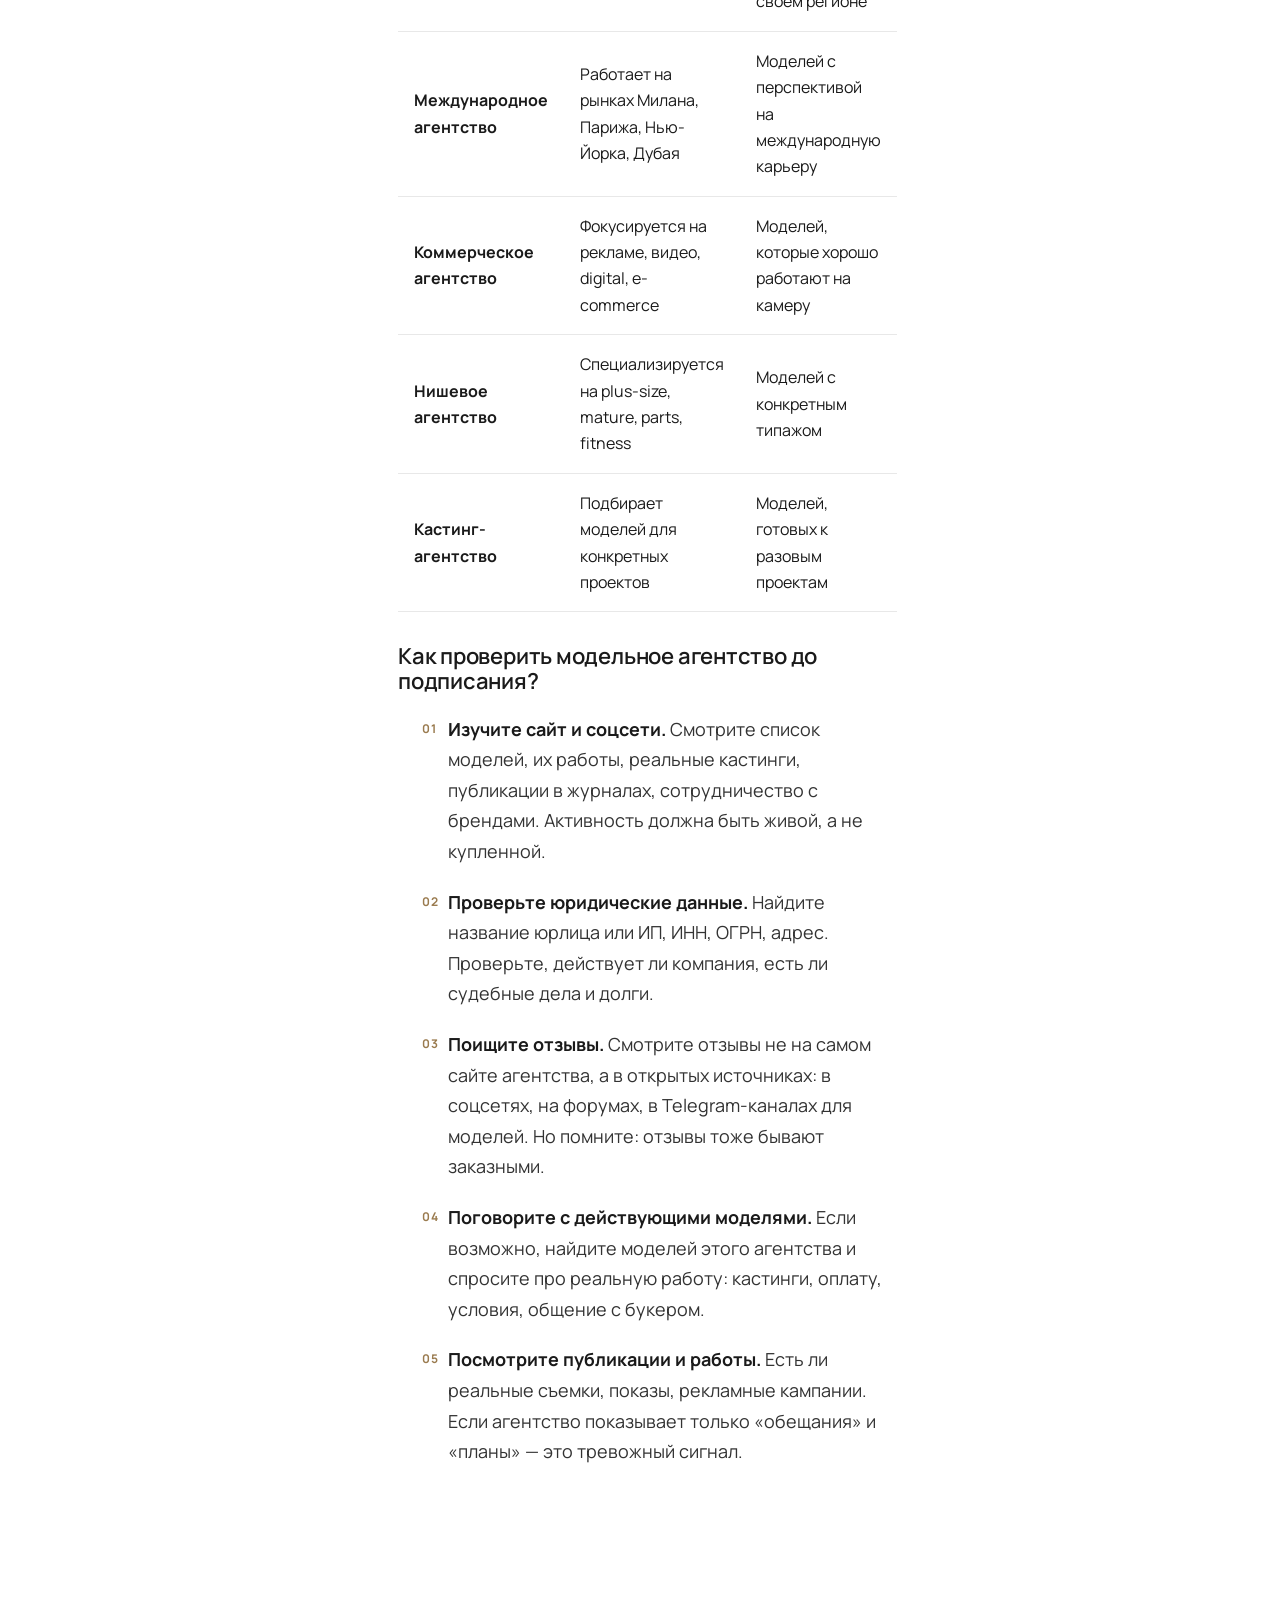
<file: modeling.html>
<!DOCTYPE html>
<html lang="ru">
<head>
<meta charset="UTF-8">
<meta name="viewport" content="width=device-width, initial-scale=1.0">
<title>Моделинг в Москве 2026: как попасть, сколько зарабатывают модели, какие агентства лучшие</title>
<meta name="description" content="Полный гид по моделингу в Москве 2026. Как стать моделью, сколько зарабатывают, какие агентства лучшие, как пройти кастинг и найти работу.">
<link rel="preconnect" href="https://fonts.googleapis.com">
<link rel="preconnect" href="https://fonts.gstatic.com" crossorigin>
<link href="https://fonts.googleapis.com/css2?family=Manrope:wght@400;500;600;700;800&display=swap" rel="stylesheet">
<link rel="stylesheet" href="style.css">
</head>
<body>

<!-- 1. Общее меню -->
<nav class="nav">
<a class="logo" href="index.html">Модели <span>Москва</span></a>
<div class="nav-links">
<a href="index.html#find">Найти модель</a>
<a class="red" href="stat-modelyu.html">Стать моделью</a>
</div>
</nav>

<!-- 2. Шапка с заголовком -->
<header class="page-hero">
<h1>Моделинг в Москве 2026</h1>
<p>Как попасть, сколько зарабатывают модели, какие агентства лучшие. Полный гид для начинающих и опытных моделей.</p>
</header>

<!-- 3. Список статей (Содержание) -->
<nav class="toc">
<h2>📋 Содержание</h2>
<ul>
<li><a href="#chto-takoe">Что такое моделинг и как правильно пишется?</a></li>
<li><a href="#professiya">Моделинг — это профессия или хобби?</a></li>
<li><a href="#vidy">Какие бывают виды и типы моделинга?</a></li>
<li><a href="#tipazhi">Какие типажи внешности ценятся?</a></li>
<li><a href="#parametry">Какие параметры нужны для моделинга?</a></li>
<li><a href="#portfolio">Что такое снепы, тесты, портфолио?</a></li>
<li><a href="#buker">Что такое букер, скаут, материнское агентство?</a></li>
<li><a href="#agentstva">Как найти лучшее модельное агентство?</a></li>
<li><a href="#zayavka">Как подать заявку в агентство?</a></li>
<li><a href="#obuchenie">Сколько стоит обучение и нужны ли курсы?</a></li>
<li><a href="#kasting">Как пройти кастинг?</a></li>
<li><a href="#zarabotok">Сколько зарабатывают модели?</a></li>
<li><a href="#semki">Где проходят съёмки?</a></li>
<li><a href="#nachalo">Что нужно начинающей модели?</a></li>
<li><a href="#vozrast">С какого возраста можно заниматься?</a></li>
<li><a href="#professii">Какие профессии связаны с моделингом?</a></li>
<li><a href="#faq">Частые вопросы</a></li>
<li><a href="#kontakty">Как подать заявку скауту?</a></li>
</ul>
</nav>

<!-- 4. Основной контент -->
<main class="article-content">

<section id="chto-takoe" class="article-section">
<h2>Что такое моделинг и как правильно пишется это слово?</h2>
<p><strong>Моделинг</strong> (от англ. <em>modeling</em>) — это профессиональная деятельность модели: участие в фотосъемках, показах, рекламных кампаниях, каталогах, видео, digital-проектах и других визуальных форматах. Модель решает коммерческую задачу клиента — показывает одежду, продукт, эмоцию, образ, стиль бренда.</p>

<h3>Как правильно писать: «моделинг» или «моделлинг»?</h3>
<p>В русском языке устоялось написание <strong>«моделинг»</strong> — с одной «л». Вариант «моделлинг» с двумя «л» встречается, но считается устаревшим. В профессиональной среде (агентства, букеры, кастинг-директора) используют «моделинг».</p>

<h3>Какое ударение в слове «моделинг»?</h3>
<p>Правильное ударение — на второй слог: <strong>моде́линг</strong>. Произношение «моделИнг» распространено, но не соответствует норме.</p>

<h3>Моделинг — это слово в русском языке?</h3>
<p>Да, слово «моделинг» зафиксировано в словарях как профессиональный термин. Оно вошло в язык вместе с развитием индустрии моды и рекламы в России в 1990–2000-х годах.</p>

<p><strong>Коротко:</strong> моделинг — это не просто «красиво стоять». Это работа на камеру, понимание задачи бренда, дисциплина, коммуникация и умение решать визуальные задачи клиента.</p>
</section>

<section id="professiya" class="article-section">
<h2>Моделинг — это профессия или хобби?</h2>
<p>Моделинг — это <strong>профессия и бизнес</strong>, а не лотерея. Успех зависит от типа внешности, параметров, фотогеничности, дисциплины, юридической грамотности, коммуникации, готовности к рынку и правильного позиционирования.</p>
<p>Ни один скаут, продюсер или агентство не может гарантировать контракты, кастинги или доход. Но при правильном подходе моделинг становится устойчивой профессией с понятной траекторией роста.</p>

<h3>Почему 2026 год — хорошее время для старта?</h3>
<p>Рынок стал шире, чем 10–15 лет назад. Раньше путь выглядел так: агентство → кастинги → показы → журналы → реклама. Сегодня маршрутов гораздо больше:</p>
<ul>
<li>Бренды ищут модели напрямую</li>
<li>Маркетплейсы создают огромный спрос на съемки</li>
<li>Digital-проекты требуют новых лиц</li>
<li>Соцсети становятся полноценным профессиональным портфолио</li>
<li>Появились ниши: e-commerce, UGC, parts-modeling, plus-size, mature, digital</li>
</ul>
<p>В 2026 году побеждает не тот, кто просто мечтает о моделинге, а тот, кто понимает рынок, правильно подает себя, не совершает грубых ошибок и работает как профессионал с первого дня.</p>
</section>

<section id="vidy" class="article-section">
<h2>Какие бывают виды и типы моделинга?</h2>
<p>Одна из главных ошибок новичков — думать, что моделинг существует в одном формате: «подиум, журналы, слава». На практике рынок гораздо шире. В 2026 году модель может работать в коммерции, e-commerce, рекламе, видео, digital, parts-modeling, plus-size, sport, family, mature и других направлениях.</p>

<h3>Основные направления модельной карьеры</h3>
<table class="custom-table">
<thead>
<tr>
<th>Тип моделинга</th>
<th>Что это</th>
<th>Кому подходит</th>
</tr>
</thead>
<tbody>
<tr>
<td><strong>Fashion / high fashion</strong></td>
<td>Показы, модные съемки, бренды, журналы, кампании</td>
<td>Моделям с подходящими параметрами и сильным editorial-типажем</td>
</tr>
<tr>
<td><strong>Коммерческий моделинг</strong></td>
<td>Реклама, бренды, lifestyle, digital-кампании</td>
<td>Моделям с приятной, понятной, живой внешностью</td>
</tr>
<tr>
<td><strong>E-commerce</strong></td>
<td>Съемки для маркетплейсов, каталогов, карточек товаров</td>
<td>Тем, кто умеет быстро менять образы и показывать одежду</td>
</tr>
<tr>
<td><strong>Runway / подиум</strong></td>
<td>Работа на показах дизайнеров и fashion-мероприятиях</td>
<td>Моделям с подходящим ростом, походкой и пропорциями</td>
</tr>
<tr>
<td><strong>Parts-modeling</strong></td>
<td>Съемки рук, ног, волос, глаз, кожи, украшений, обуви</td>
<td>Людям с очень ухоженными отдельными частями тела</td>
</tr>
<tr>
<td><strong>Plus-size / curve</strong></td>
<td>Мода и реклама для моделей с формами выше стандартных</td>
<td>Моделям с пропорциональной внешностью и уверенной подачей</td>
</tr>
<tr>
<td><strong>Sport / fitness</strong></td>
<td>Спортивная одежда, фитнес, здоровье, lifestyle-бренды</td>
<td>Спортивным моделям с хорошей физической формой</td>
</tr>
<tr>
<td><strong>Family / lifestyle</strong></td>
<td>Семейные сцены, товары для семьи, lifestyle-проекты</td>
<td>Моделям с естественной живой подачей</td>
</tr>
<tr>
<td><strong>Mature / age</strong></td>
<td>Модели старшего возраста для рекламы и digital</td>
<td>Людям 40+, 50+, 60+ с харизмой и подачей</td>
</tr>
<tr>
<td><strong>Digital / контент-моделинг</strong></td>
<td>Видео, reels, shorts, UGC, контент для соцсетей</td>
<td>Моделям, которые хорошо работают на видео и умеют говорить</td>
</tr>
</tbody>
</table>

<h3>Почему не стоит зацикливаться только на подиуме?</h3>
<p>Подиум — самая заметная часть моделинга, но не самая массовая по количеству работы. Многие бренды ищут моделей для рекламы, видео, карточек товаров, шоурумов, соцсетей, digital-кампаний и e-commerce. Если начинающая модель отвергает эти направления, она теряет огромный рынок.</p>
<p><strong>Не существует «неправильного» типа моделинга</strong>, если модель выбрала его не из фантазии, а из реального соответствия рынку. Иногда правильная ниша приносит больше работы, денег и развития, чем погоня за чужим идеалом.</p>
</section>

<section id="tipazhi" class="article-section">
<h2>Какие типажи внешности ценятся в моделинге?</h2>
<p>Рынок ищет не просто «красивых», а запоминающихся, понятных бренду, кастингу или аудитории. Типаж может быть fashion, коммерческий, классический, характерный, digital, luxury, sport, family, mature.</p>

<h3>7 типажей в моделинге</h3>
<ol>
<li><strong>Fashion-типаж</strong> — нестандартная, запоминающаяся внешность, часто с яркими чертами лица. Ценится в high fashion, editorial, показах.</li>
<li><strong>Коммерческий типаж</strong> — приятная, «свая» внешность, которую легко представить в рекламе банка, сервиса, магазина.</li>
<li><strong>Классический типаж</strong> — правильные черты, симметрия, «журнальная» красота. Универсален для рекламы и каталогов.</li>
<li><strong>Характерный типаж</strong> — яркая, необычная внешность с «историей». Востребован в креативных съемках и niche-брендах.</li>
<li><strong>Digital-типаж</strong> — хорошо смотрится в видео, умеет говорить, держать внимание. Востребован в reels, shorts, UGC.</li>
<li><strong>Luxury-типаж</strong> — элитарная подача, грация, «дорогой» взгляд. Востребован в ювелирке, премиум-брендах, fashion-кампаниях.</li>
<li><strong>Sport-типаж</strong> — подтянутая фигура, энергия, здоровый вид. Востребован в фитнес-брендах, спортивной одежде, wellness.</li>
</ol>

<h3>Какая внешность ценится в моделинге в 2026 году?</h3>
<p>Рынок стал шире. Если раньше доминировал один стандарт (высокая, худая, с определенными параметрами), то сейчас востребованы разные типажи: plus-size, mature, ethnic, character look, parts-modeling. Главное — понимать свой типаж и подавать себя в правильную нишу.</p>
</section>

<section id="parametry" class="article-section">
<h2>Какие параметры нужны для моделинга (рост, фигура)?</h2>
<p>Рост, пропорции, размер одежды и обуви важны для определенных ниш. Но в 2026 году рынок шире, чем старые стандарты: коммерция, e-commerce, plus-size, parts-modeling и digital дают больше возможностей.</p>

<h3>Какой рост нужен для моделинга?</h3>
<p>Зависит от ниши:</p>
<ul>
<li><strong>High fashion и подиум:</strong> обычно от 170–175 см для девушек, от 185 см для мужчин</li>
<li><strong>Коммерция и реклама:</strong> часто не является решающим фактором</li>
<li><strong>E-commerce и каталоги:</strong> важнее умение показывать одежду, чем точный рост</li>
<li><strong>Parts-modeling:</strong> рост не имеет значения, важны отдельные части тела</li>
<li><strong>Plus-size:</strong> параметры выше стандартных fashion, но пропорциональные</li>
</ul>

<h3>Какие фигуры ценятся в моделинге?</h3>
<p>Зависит от направления. Для fashion — стройная, подтянутая фигура. Для коммерции — здоровый, ухоженный вид. Для plus-size — пропорциональные формы. Для sport — спортивное телосложение. Для mature — ухоженность и харизма важнее конкретных параметров.</p>
<p><strong>Важно:</strong> не завышайте и не скрывайте параметры. Рынок быстро проверяет несоответствия, и кастинг теряет доверие.</p>
</section>

<section id="portfolio" class="article-section">
<h2>Что такое снепы, тесты, композитка и портфолио?</h2>
<p>Портфолио модели — это не просто «красивые фотографии». Это рабочий инструмент, по которому агентство, кастинг-директор, бренд или продакшен оценивают, подходит ли модель под задачу.</p>

<h3>Чем снепы, тесты и портфолио отличаются друг от друга?</h3>
<table class="custom-table">
<thead>
<tr>
<th>Формат</th>
<th>Что это</th>
<th>Для чего нужен</th>
</tr>
</thead>
<tbody>
<tr>
<td><strong>Снепы</strong></td>
<td>Простые фото без обработки: лицо, полный рост, профиль, волосы</td>
<td>Показать реальную внешность агентству или кастинг-директору</td>
</tr>
<tr>
<td><strong>Тесты</strong></td>
<td>Творческие или студийные съемки, раскрывающие типаж и эмоцию</td>
<td>Показать диапазон, фотогеничность и потенциал в разных образах</td>
</tr>
<tr>
<td><strong>Портфолио</strong></td>
<td>Подборка лучших фото и видео модели</td>
<td>Презентовать модель брендам, агентствам, продакшенам</td>
</tr>
<tr>
<td><strong>Композитка</strong></td>
<td>Карточка модели с фото, параметрами и контактами</td>
<td>Быстрая презентация на кастингах и в агентствах</td>
</tr>
<tr>
<td><strong>Self-tape</strong></td>
<td>Самостоятельно записанное видео по заданию кастинга</td>
<td>Показать движение, мимику, речь, подачу</td>
</tr>
</tbody>
</table>

<h3>Что такое тесты в моделинге?</h3>
<p>Тесты — это творческие съемки, которые помогают раскрыть типаж, эмоцию, стиль и работу модели в кадре. Их делают с фотографами, стилистами, визажистами. Цель — показать диапазон и потенциал, а не просто «красивую картинку».</p>

<h3>Что такое бук в моделинге?</h3>
<p>Бук (book) — это портфолио модели, собранное в виде книги или цифрового файла. Содержит лучшие работы, параметры, контакты. Используется на кастингах и встречах с агентствами.</p>

<h3>Что такое ТФП в моделинге?</h3>
<p>ТФП (Time For Print / Time For Photos) — это формат съемки, когда модель, фотограф, стилист и визажист работают бесплатно, каждый получает фотографии для своего портфолио. Популярный способ наработать материалы на старте.</p>
</section>

<section id="buker" class="article-section">
<h2>Что такое букер, скаут и материнское агентство?</h2>

<h3>Кто такой букер в модельном агентстве?</h3>
<p><strong>Букер (booker)</strong> — это специалист агентства, который ведет конкретных моделей. Букер отвечает за кастинги, расписание, договоренности, коммуникацию с клиентами, стратегию подачи и продвижение моделей внутри агентства. С букером модель общается чаще всего.</p>
<p>Хороший букер — это важный ресурс для модели. Он понимает рынок, знает клиентов, умеет продавать типаж и правильно позиционировать модель. Плохой букер или слабое агентство может «заморозить» карьеру, даже если у модели хорошие данные.</p>

<h3>Кто такой скаут моделей?</h3>
<p><strong>Скаут (scout)</strong> — это человек, который ищет новые лица для модельной индустрии. Скауты работают в агентствах, материнских агентствах, продакшенах или независимо. Они ходят на улицу, в торговые центры, на мероприятия, смотрят соцсети, получают заявки и отбирают потенциальных моделей.</p>
<p>Скаут не гарантирует контракт. Его задача — увидеть потенциал и передать модель агентству или продюсеру. Настоящий скаут не берет денег с моделей за отбор, не продает обязательное обучение и не обещает карьеру. Если скаут требует заплатить за «внесение в базу» или «первичную фотосессию», это тревожный сигнал.</p>

<h3>Что такое материнское агентство (Mother agency)?</h3>
<p><strong>Материнское агентство</strong> — это агентство, которое первым взяло модель под крыло и развивает ее как проект. Оно может не давать много работы напрямую, но его роль стратегическая: оно строит карьеру, подбирает локальные и международные агентства, ведет переговоры, помогает с визами, переездами, контрактами и продвижением.</p>
<p>Материнское агентство обычно получает комиссию не только со своей работы, но и с доходов, которые модель получает через другие агентства и проекты. Это мировая практика: материнское агентство инвестировало в развитие модели и получает процент от ее карьеры.</p>

<h3>Что такое фитинг в моделинге?</h3>
<p>Фитинг (fitting) — это примерка одежды перед съемкой или показом. Модель приходит в шоурум или студию, примеряет вещи, стилист и дизайнер смотрят посадку, вносят корректировки. Фитинг — обязательная часть подготовки к серьезным съемкам и показам.</p>

<h3>Что такое опшн в моделинге?</h3>
<p>Опшн (option) — это право клиента «забронировать» модель на определенную дату без окончательного подтверждения. Клиент платит небольшую сумму за опцион, и если съемка состоится — модель получает полный гонорар. Если нет — опшн сгорает, но модель получает компенсацию за бронь.</p>
</section>

<section id="agentstva" class="article-section">
<h2>Как найти лучшее модельное агентство в Москве?</h2>
<p>Москва — один из ключевых модельных рынков в регионе. Здесь сосредоточены бренды, продакшены, фотографы, стилисты, шоурумы, маркетплейсы, рекламные агентства, кастинг-директора, digital-проекты и модельные агентства.</p>

<h3>Какие бывают модельные агентства?</h3>
<table class="custom-table">
<thead>
<tr>
<th>Тип агентства</th>
<th>Что делает</th>
<th>Для кого подходит</th>
</tr>
</thead>
<tbody>
<tr>
<td><strong>Материнское агентство</strong></td>
<td>Находит модель, развивает, продвигает на рынке</td>
<td>Новых и перспективных моделей</td>
</tr>
<tr>
<td><strong>Локальное агентство</strong></td>
<td>Работает с моделями в одном городе или стране</td>
<td>Моделей, которые хотят работать в своем регионе</td>
</tr>
<tr>
<td><strong>Международное агентство</strong></td>
<td>Работает на рынках Милана, Парижа, Нью-Йорка, Дубая</td>
<td>Моделей с перспективой на международную карьеру</td>
</tr>
<tr>
<td><strong>Коммерческое агентство</strong></td>
<td>Фокусируется на рекламе, видео, digital, e-commerce</td>
<td>Моделей, которые хорошо работают на камеру</td>
</tr>
<tr>
<td><strong>Нишевое агентство</strong></td>
<td>Специализируется на plus-size, mature, parts, fitness</td>
<td>Моделей с конкретным типажом</td>
</tr>
<tr>
<td><strong>Кастинг-агентство</strong></td>
<td>Подбирает моделей для конкретных проектов</td>
<td>Моделей, готовых к разовым проектам</td>
</tr>
</tbody>
</table>

<h3>Как проверить модельное агентство до подписания?</h3>
<ol>
<li><strong>Изучите сайт и соцсети.</strong> Смотрите список моделей, их работы, реальные кастинги, публикации в журналах, сотрудничество с брендами. Активность должна быть живой, а не купленной.</li>
<li><strong>Проверьте юридические данные.</strong> Найдите название юрлица или ИП, ИНН, ОГРН, адрес. Проверьте, действует ли компания, есть ли судебные дела и долги.</li>
<li><strong>Поищите отзывы.</strong> Смотрите отзывы не на самом сайте агентства, а в открытых источниках: в соцсетях, на форумах, в Telegram-каналах для моделей. Но помните: отзывы тоже бывают заказными.</li>
<li><strong>Поговорите с действующими моделями.</strong> Если возможно, найдите моделей этого агентства и спросите про реальную работу: кастинги, оплату, условия, общение с букером.</li>
<li><strong>Посмотрите публикации и работы.</strong> Есть ли реальные съемки, показы, рекламные кампании. Если агентство показывает только «обещания» и «планы» — это тревожный сигнал.</li>
</ol>
</section>

<section id="zayavka" class="article-section">
<h2>Как подать заявку в модельное агентство?</h2>
<p>Первое сообщение должно быть коротким, понятным и профессиональным. Не нужно писать длинную биографию или эмоциональный рассказ о мечте. Агентству нужны факты, материалы и адекватность.</p>

<h3>Шаблон первого сообщения</h3>
<blockquote>
<p>Здравствуйте! Меня зовут [Имя]. Мне [возраст] лет. Город: [город].</p>
<p>Рост: [рост] см. Размер одежды: [размер]. Размер обуви: [размер].</p>
<p>Обхваты: грудь [см] / талия [см] / бедра [см].</p>
<p>Рассматриваю [коммерческий моделинг / e-commerce / рекламу / видео / fashion].</p>
<p>Опыт: [нет опыта / есть съемки / есть тесты / участвовала в проекте].</p>
<p>Ссылка на материалы: [ссылка].</p>
<p>Готова к кастингу и тестовой съемке. Спасибо!</p>
</blockquote>

<h3>Что нужно для заявки</h3>
<ul>
<li>Актуальные фото без фильтров: лицо крупным планом, полный рост, профиль</li>
<li>Короткое видео-знакомство: имя, возраст, город, рост, параметры</li>
<li>Честные параметры: рост, обхват груди, талии, бедер, размер одежды и обуви</li>
<li>Ссылки на соцсети (если есть)</li>
<li>Краткое описание опыта и целей в моделинге</li>
</ul>
<p><strong>Важно:</strong> не прикрепляйте файлы напрямую. Загрузите фото и видео в облако и пришлите ссылку. Так агентству удобнее смотреть материалы.</p>
</section>

<section id="obuchenie" class="article-section">
<h2>Сколько стоит обучение моделингу и нужны ли курсы?</h2>
<p>Настоящее агентство или скаут зарабатывает на работе модели, а не на ее обучении. Если вам предлагают заплатить за курс как условие сотрудничества — это красный флаг.</p>

<h3>Главные признаки сомнительной школы моделей</h3>
<ul>
<li><strong>Обязательное платное обучение.</strong> Если вам говорят, что для работы с агентством обязательно нужно пройти платный курс, это красный флаг.</li>
<li><strong>Платное портфолио как условие.</strong> Если агентство требует сделать портфолио только у «своего» фотографа за большие деньги, это обычно способ заработать на модели, а не помочь ей.</li>
<li><strong>Плата за внесение в базу.</strong> Настоящие агентства не берут денег за то, чтобы «внести модель в базу». Это одна из самых распространенных схем мошенничества.</li>
<li><strong>Гарантированные контракты и слава.</strong> Никто не может гарантировать топ-модельную карьеру, показы, контракты с известными брендами и миллионные гонорары.</li>
<li><strong>Давление и срочность.</strong> Если вас торопят «подписать контракт сейчас», «оплатить съемку сегодня», «забронировать место на неделю моды немедленно» — это попытка лишить вас времени на раздумья и проверку.</li>
</ul>

<h3>Нужно ли модельное образование или диплом?</h3>
<p>Нет. Индустрии не нужны дипломы модельных школ. Агентства и клиенты смотрят на ваши реальные материалы, типаж, умение работать в кадре и профессионализм. Диплом — это маркетинг школ, а не требование рынка.</p>
</section>

<section id="kasting" class="article-section">
<h2>Как пройти кастинг в модельное агентство?</h2>

<h3>Офлайн-кастинг</h3>
<p>На живой кастинг нужно приходить заранее, без опозданий. Одежда должна быть простой: базовые джинсы, футболка, топ, минимальный макияж, чистые волосы. Не нужно пытаться «сыграть супермодель» — кастинг-директор смотрит на реальное лицо, фигуру, походку, типаж и то, как человек ведет себя в пространстве.</p>

<h3>Онлайн-кастинг</h3>
<p>Онлайн-кастинги в 2026 году стали нормой. Обычно просят фото, видео-визитку, self-tape, параметры и ссылки на соцсети. Важно отвечать быстро, не отправлять архивы на сотни файлов, не присылать ссылки без доступа и не использовать устаревшие фото.</p>

<h3>Как записать хороший self-tape для кастинга?</h3>
<ol>
<li><strong>Читайте задание полностью.</strong> Если кастинг просит конкретный текст, фон, одежду или формат видео — делайте именно так.</li>
<li><strong>Поставьте телефон устойчиво.</strong> Используйте штатив или надежную опору. Тряска в руках ухудшает восприятие.</li>
<li><strong>Проверьте свет.</strong> Лицо должно быть хорошо видно. Лучше встать лицом к окну или источнику света.</li>
<li><strong>Уберите лишний звук.</strong> Телевизор, музыка, улица, домашние животные и эхо мешают.</li>
<li><strong>Не используйте фильтры.</strong> Self-tape с фильтрами выглядит непрофессионально.</li>
<li><strong>Сделайте 2–3 дубля.</strong> Не нужно отправлять 20 вариантов. Выберите лучший дубль и отправьте его в требуемом формате.</li>
</ol>

<h3>Что повышает шансы на кастинге?</h3>
<ul>
<li>Актуальные фото без фильтров</li>
<li>Честные параметры</li>
<li>Быстрые ответы на сообщения</li>
<li>Понимание задачи бренда</li>
<li>Опрятный внешний вид</li>
<li>Нормальная коммуникация без капризов</li>
<li>Готовность приехать в назначенное время</li>
<li>Умение работать с камерой и показывать одежду</li>
</ul>
</section>

<section id="zarabotok" class="article-section">
<h2>Сколько зарабатывают модели в Москве?</h2>
<p>Один из самых частых вопросов в моделинге: «Сколько зарабатывают модели?» Ответ зависит от типа внешности, ниши, города, страны, агентства, опыта, дисциплины, сезона, клиентской базы и умения работать с рынком.</p>

<h3>Уровни модельного дохода</h3>
<table class="custom-table">
<thead>
<tr>
<th>Уровень модели</th>
<th>Описание</th>
<th>Ориентировочный доход в месяц</th>
</tr>
</thead>
<tbody>
<tr>
<td>Новичок без опыта</td>
<td>Нет портфолио, нет съемок, слабая подача</td>
<td>0–50 000 ₽ нестабильно</td>
</tr>
<tr>
<td>Начинающая модель с базой</td>
<td>Есть материалы, соцсети, первые съемки</td>
<td>30 000–120 000 ₽</td>
</tr>
<tr>
<td>Работающая коммерческая модель</td>
<td>Стабильные съемки, клиентская база, агентство</td>
<td>80 000–300 000 ₽ в Москве</td>
</tr>
<tr>
<td>Сильная модель в рекламе и digital</td>
<td>Хороший типаж, видео-подача, соцсети, опыт</td>
<td>150 000–500 000 ₽ и выше</td>
</tr>
<tr>
<td>Международный new face</td>
<td>Модель выводят на международный рынок</td>
<td>Нестабильно: от минимального до значительного</td>
</tr>
<tr>
<td>Международная работающая модель</td>
<td>Модель с зарубежными контрактами и кампаниями</td>
<td>От нескольких тысяч до десятков тысяч $/€</td>
</tr>
</tbody>
</table>

<h3>Сколько зарабатывают модели по типам работы в Москве?</h3>
<table class="custom-table">
<thead>
<tr>
<th>Тип работы</th>
<th>Москва / Россия</th>
<th>Комментарий</th>
</tr>
</thead>
<tbody>
<tr>
<td>Тестовая съемка</td>
<td>0–20 000 ₽ или бартер</td>
<td>Тесты нужны для портфолио, но не всегда оплачиваются</td>
</tr>
<tr>
<td>E-commerce / карточки товара</td>
<td>10 000–60 000 ₽ за день</td>
<td>Один из самых стабильных источников работы</td>
</tr>
<tr>
<td>Шоурум / примерка</td>
<td>5 000–40 000 ₽ за день</td>
<td>Важно для брендов одежды и локальных дизайнеров</td>
</tr>
<tr>
<td>Коммерческая реклама</td>
<td>30 000–300 000 ₽ за проект</td>
<td>Зависит от бренда и прав использования</td>
</tr>
<tr>
<td>Видео / digital-контент</td>
<td>15 000–150 000 ₽ за проект</td>
<td>Растущая ниша 2026 года</td>
</tr>
<tr>
<td>Fashion-показ</td>
<td>5 000–50 000 ₽ за показ</td>
<td>Часто важна для портфолио и связей</td>
</tr>
<tr>
<td>Рекламная кампания бренда</td>
<td>50 000–500 000 ₽ и выше</td>
<td>Крупные бренды платят за использование образа</td>
</tr>
<tr>
<td>Parts-modeling</td>
<td>10 000–100 000 ₽ за проект</td>
<td>Руки, ноги, волосы, кожа, ювелирка</td>
</tr>
<tr>
<td>UGC-контент для брендов</td>
<td>3 000–50 000 ₽ за ролик</td>
<td>Подходит моделям, которые хорошо работают на видео</td>
</tr>
</tbody>
</table>

<h3>Что влияет на заработок модели сильнее всего?</h3>
<ul>
<li><strong>Тип внешности.</strong> Рынок платит не за абстрактную красоту, а за типаж, который нужен клиенту.</li>
<li><strong>Ниша.</strong> E-commerce, реклама, видео и digital часто дают больше стабильности, чем ожидание только fashion-показов.</li>
<li><strong>Город и страна.</strong> Москва, Милан, Париж, Нью-Йорк, Лондон, Дубай, Сеул, Токио и Шанхай дают разные уровни бюджетов.</li>
<li><strong>Агентство.</strong> Сильное агентство дает кастинги, клиентов, стратегию и защиту условий.</li>
<li><strong>Дисциплина.</strong> Пунктуальность, быстрая связь, подготовка, умение работать на площадке и репутация напрямую влияют на повторные заказы.</li>
<li><strong>Портфолио и подача.</strong> Актуальные фото, видео, self-tape и соцсети помогают кастингам быстрее принять решение.</li>
<li><strong>Коммуникация.</strong> Модель, которая адекватно общается, уточняет задачи и не создает проблем, чаще получает повторные проекты.</li>
</ul>
</section>

<section id="semki" class="article-section">
<h2>Где проходят съемки в моделинге?</h2>
<p>Съемки в моделинге проходят в разных форматах и локациях. Вот основные виды съемок:</p>
<ul>
<li><strong>Студийные съемки.</strong> Классический формат для портфолио, каталогов, рекламы. Контролируемый свет, фон, команда.</li>
<li><strong>Локационные съемки.</strong> На улице, в интерьере, на природе. Дают живую атмосферу и контекст.</li>
<li><strong>Показы и дефиле.</strong> Работа на подиуме, презентация коллекций дизайнеров.</li>
<li><strong>Шоурумы и примерки.</strong> Демонстрация одежды для байеров, прессы, клиентов.</li>
<li><strong>E-commerce и маркетплейсы.</strong> Съемки карточек товаров, одежды, обуви, аксессуаров.</li>
<li><strong>Видео и digital.</strong> Reels, shorts, TikTok, YouTube, рекламные ролики, UGC-контент.</li>
<li><strong>Editorial и журналы.</strong> Съемки для модных изданий, часто имиджевые, не всегда коммерческие.</li>
<li><strong>Рекламные кампании.</strong> Крупные проекты для брендов с использованием образа модели в рекламе, на сайте, в соцсетях, на билбордах.</li>
</ul>

<h3>Какие позы для моделинга самые востребованные?</h3>
<p>Позы зависят от задачи. Для каталогов — чистые, понятные позы, показывающие одежду. Для editorial — более художественные, эмоциональные позы. Для commercial — естественные, «живые» позы, которые легко представить в рекламе. Главное — уметь работать с камерой, светом, ракурсами и задачей съемки.</p>
</section>

<section id="nachalo" class="article-section">
<h2>Что нужно для моделинга начинающей модели?</h2>

<h3>Базовый набор фото для подачи в модельное агентство</h3>
<ol>
<li><strong>Портрет крупным планом.</strong> Лицо без сильного макияжа, без фильтров, без солнцезащитных очков, без головного убора.</li>
<li><strong>Фото в полный рост.</strong> Облегающая простая одежда: базовые джинсы, топ, футболка или платье-футляр.</li>
<li><strong>Профиль и полупрофиль.</strong> Лицо сбоку и под углом 45 градусов.</li>
<li><strong>Фото волос.</strong> Волосы спереди, сзади, распущенные и собранные.</li>
<li><strong>Фото спины.</strong> Особенно важно для съемок одежды, белья, купальников или sport-направления.</li>
<li><strong>Фото рук.</strong> Актуально для parts-modeling, ювелирных брендов, рекламы, косметики.</li>
<li><strong>Фото с минимальной эмоцией.</strong> Легкая улыбка, нейтральное лицо, более выраженная эмоция.</li>
<li><strong>Фото в разной одежде.</strong> Повседневная, деловая, спортивная, вечерняя — если есть.</li>
</ol>

<h3>Как сделать базовые материалы без дорогого фотографа?</h3>
<ul>
<li><strong>Выберите светлое место.</strong> Лучше всего дневной свет от окна или на улице в пасмурную погоду.</li>
<li><strong>Используйте нейтральный фон.</strong> Белая, серая или однотонная стена.</li>
<li><strong>Наденьте простую одежду.</strong> Черный топ, белые джинсы, однотонная футболка.</li>
<li><strong>Снимайте без фильтров.</strong> Фильтры, маски, бьюти-режимы и сильная ретушь ухудшают подачу.</li>
<li><strong>Сделайте несколько дублей.</strong> Достаточно 10–20 аккуратных кадров.</li>
<li><strong>Добавьте короткое видео.</strong> Запишите видео-знакомство и короткий проход.</li>
</ul>

<h3>Что не нужно присылать скауту или агентству?</h3>
<ul>
<li>Фото с фильтрами, масками, AR-эффектами и сильным сглаживанием кожи</li>
<li>Снимки пятилетней давности, если внешность заметно изменилась</li>
<li>Чужие фотографии или сильно обработанные кадры из чужих портфолио</li>
<li>Только селфи с одного ракурса</li>
<li>Фото в солнцезащитных очках, капюшоне, маске или головном уборе</li>
<li>Слишком откровенные материалы без запроса и понятной задачи</li>
<li>Фото с вечеринок, пляжа, застолья или сомнительных съемок</li>
<li>Архивы на сотни файлов без отбора</li>
<li>Ссылки без доступа для просмотра</li>
<li>Текст без имени, параметров и контактных данных</li>
</ul>
</section>

<section id="vozrast" class="article-section">
<h2>С какого возраста можно заниматься моделингом?</h2>
<p>Работа несовершеннолетних в модельной индустрии строго регулируется. Без письменного согласия родителей или законных представителей работа с подростком невозможна легально.</p>

<h3>Правовые основы</h3>
<ul>
<li><strong>С 18 лет</strong> — модель работает полностью самостоятельно, подписывает договоры, получает гонорары.</li>
<li><strong>С 16–17 лет</strong> — работа возможна только с письменного согласия родителей и под их контролем.</li>
<li><strong>До 16 лет</strong> — детский и подростковый моделинг с особыми правовыми ограничениями, обязательным сопровождением взрослого.</li>
</ul>

<h3>Что важно знать родителям</h3>
<ul>
<li>Родители должны видеть и понимать все договоры, которые подписывает несовершеннолетний</li>
<li>Нельзя отправлять подростка на съемки без сопровождения ответственного взрослого</li>
<li>Нельзя соглашаться на откровенные, интимные или сомнительные съемки с несовершеннолетним</li>
<li>Нельзя подписывать долгосрочные кабальные контракты без консультации юриста</li>
<li>Нельзя позволять модели жить и работать в другой стране без родительского контроля и законных оснований</li>
</ul>
<p><strong>Важно:</strong> если модель несовершеннолетняя, все переговоры, договоры, съемки и поездки должны проходить с участием родителей. Это не формальность — это защита ребенка.</p>
</section>

<section id="professii" class="article-section">
<h2>Какие профессии связаны с моделингом?</h2>
<p>Моделинг — это не только модели. Индустрия включает десятки профессий:</p>
<ul>
<li><strong>Букер</strong> — ведет моделей в агентстве, отвечает за кастинги и стратегию</li>
<li><strong>Скаут</strong> — ищет новые лица для индустрии</li>
<li><strong>Кастинг-директор</strong> — подбирает моделей для конкретных проектов</li>
<li><strong>Фотограф</strong> — создает визуальный контент</li>
<li><strong>Стилист</strong> — работает с образом модели</li>
<li><strong>Визажист</strong> — отвечает за макияж</li>
<li><strong>Хореограф</strong> — готовит моделей к подиуму</li>
<li><strong>Продюсер</strong> — организует съемки и проекты</li>
<li><strong>Агент</strong> — представляет интересы модели</li>
<li><strong>PR-менеджер</strong> — работает с публичностью модели</li>
<li><strong>Художественный директор</strong> — задает визуальную концепцию</li>
<li><strong>Ретушер</strong> — обрабатывает фотографии</li>
<li><strong>Менеджер по развитию</strong> — строит карьеру модели</li>
</ul>

<h3>Можно ли работать в моделинге без модели?</h3>
<p>Да. Многие профессии в индустрии не требуют быть моделью: букер, скаут, кастинг-директор, фотограф, стилист, визажист, продюсер, PR-менеджер, художественный директор. Если вам интересна индустрия, но вы не хотите быть моделью — есть много путей.</p>
</section>

<section id="faq" class="article-section">
<h2>Частые вопросы о модельной карьере</h2>

<h3>Можно ли стать моделью без опыта и портфолио?</h3>
<p>Да, можно. Многие агентства и скауты ищут новые лица (new faces) без опыта. Главное — реальные данные, актуальные фото без фильтров, видео-визитка и готовность учиться работать в кадре. Опыт и портфолио нарабатываются на тестах и первых коммерческих съемках.</p>

<h3>Нужно ли платить за обучение в модельной школе?</h3>
<p>Нет, настоящее агентство или скаут зарабатывает на работе модели, а не на ее обучении. Если вам предлагают заплатить за курс как условие сотрудничества — это красный флаг.</p>

<h3>Какой рост нужен для моделинга?</h3>
<p>Зависит от ниши. Для high fashion и подиума обычно требуется рост от 170–175 см для девушек и от 185 см для мужчин. Но для коммерции, e-commerce, рекламы, digital, parts-modeling и plus-size рост часто не является решающим фактором.</p>

<h3>Можно ли начать модельную карьеру в 25, 30 или 40 лет?</h3>
<p>Да, в 2026 году рынок стал шире. Commercial, mature, lifestyle, реклама и digital активно ищут модели старшего возраста. Важно понимать свою нишу и не пытаться конкурировать в категории new face, если вам 25+.</p>

<h3>Как отличить настоящего скаута от мошенника?</h3>
<p>Настоящий скаут не берет денег за отбор, не продает обязательное обучение и не гарантирует контракты. Он смотрит материалы, задает вопросы и предлагает стратегию. Мошенники торопят, требуют оплату и обещают славу.</p>

<h3>Сколько времени нужно, чтобы начать зарабатывать?</h3>
<p>У всех по-разному. Кто-то получает первую съемку через месяц, кто-то через полгода. Важно не время, а качество подготовки: материалы, подача, ниша и активность. Чем профессиональнее вы подходите, тем быстрее результат.</p>

<h3>Берет ли агентство процент с гонорара модели?</h3>
<p>Да, это стандартная мировая практика. Обычно агентство удерживает 20–30% с локальной работы. Материнское агентство может получать дополнительный процент с международной карьеры. Все комиссии должны быть прописаны в договоре.</p>

<h3>Что делать, если мне отказали на кастинге?</h3>
<p>Отказ — это норма. В моделинге 80–90% кастингов заканчиваются отказом. Это не значит, что вы плохая модель. Часто клиент просто ищет другой типаж. Анализируйте, улучшайте материалы и подавайтесь дальше.</p>

<h3>Безопасно ли отправлять фото незнакомым скаутам?</h3>
<p>Отправляйте только базовые снепы: лицо, полный рост, профиль, волосы. Не отправляйте интимные фото, документы незнакомым людям и не соглашайтесь на сомнительные съемки. Проверяйте репутацию скаута или агентства заранее.</p>

<h3>Нужно ли модельное образование или диплом?</h3>
<p>Нет. Индустрии не нужны дипломы модельных школ. Агентства и клиенты смотрят на ваши реальные материалы, типаж, умение работать в кадре и профессионализм. Диплом — это маркетинг школ, а не требование рынка.</p>

<h3>Что такое проходка в моделинге?</h3>
<p>Проходка (walk) — это умение модели ходить по подиуму. Это отдельный навык, которому учат хореографы. Проходка включает осанку, ритм, работу рук, взгляд, уверенность. Для fashion-моделей проходка — обязательный навык.</p>

<h3>Что такое каталог в моделинге?</h3>
<p>Каталог (catalog) — это подборка работ модели, собранная в виде книги или цифрового файла. Содержит лучшие съемки, параметры, контакты. Используется для презентации модели агентствам и клиентам.</p>

<h3>Что такое анкеты в моделинг?</h3>
<p>Анкета (application form) — это форма заявки, которую заполняет модель при подаче в агентство. Содержит имя, возраст, параметры, опыт, контакты, ссылки на соцсети и портфолио.</p>

<h3>Что такое плюс сайз моделинг?</h3>
<p>Plus-size моделинг — это направление для моделей с формами выше стандартных fashion-параметров. Обычно это размеры 48+ (российские). Востребован в рекламе, e-commerce, социальных проектах, контенте.</p>

<h3>Что такое арт моделинг?</h3>
<p>Арт моделинг (art modeling) — это съемки в художественном, концептуальном стиле. Часто для галерей, выставок, креативных проектов. Может включать ню, но всегда с художественной задачей.</p>

<h3>Что такое веб моделинг?</h3>
<p>Веб моделинг (web modeling) — это работа модели в digital-среде: съемки для сайтов, соцсетей, онлайн-кампаний, digital-рекламы. Востребованное направление в 2026 году.</p>

<h3>Что такое PR моделинг?</h3>
<p>PR моделинг — это работа модели в связке с пиаром и публичностью. Модель становится лицом бренда, участвует в мероприятиях, дает интервью, ведет соцсети. Часто это амбассадорство.</p>
</section>

<section id="kontakty" class="article-section">
<h2>Как подать заявку скауту?</h2>
<p>Если вы дочитали до этого места, значит, вы настроены серьезно и понимаете, что моделинг — это профессия, а не лотерея. Я не продаю обучение, не беру деньги за кастинг и не обещаю гарантированных контрактов. Но если у вас есть потенциал, я помогу вам правильно войти в рынок, подготовить материалы и выстроить стратегию.</p>

<h3>Что нужно для заявки</h3>
<ul>
<li>Актуальные фото без фильтров: лицо крупным планом, полный рост, профиль</li>
<li>Короткое видео-знакомство: имя, возраст, город, рост, параметры</li>
<li>Честные параметры: рост, обхват груди, талии, бедер, размер одежды и обуви</li>
<li>Ссылки на соцсети (если есть)</li>
<li>Кратко опишите свой опыт и цели в моделинге</li>
</ul>
<p><strong>Важно:</strong> подача заявки бесплатна. Я не беру деньги за рассмотрение анкеты, не продаю платные курсы и не требую оплату за «внесение в базу». Если вам кто-то предлагает оплатить подачу заявки от моего имени — это мошенники.</p>
<p style="margin-top: 32px;">
<a class="btn" href="https://t.me/Nikolai_anything" style="padding: 16px 32px; font-size: 16px;">Написать мне в Telegram</a>
</p>
<p>Заявка будет рассмотрена в течение 3–7 рабочих дней. Если ваш типаж заинтересует, я свяжусь с вами для обсуждения дальнейших шагов. Если ответа нет — это значит, что на данный момент ваш типаж не подходит под текущие задачи рынка. Вы можете подать заявку повторно через 3–6 месяцев с обновленными материалами.</p>
</section>

</main>

<!-- 5. Блок «Читать далее» -->
<section class="read-further">
<h2>Читать далее</h2>
<div class="further-links">
<a href="#" class="further-link">
<h3>Как подготовить портфолио для тусовки</h3>
<span>Скоро →</span>
</a>
<a href="#" class="further-link">
<h3>Дресс-код: что надеть на закрытую вечеринку</h3>
<span>Скоро →</span>
</a>
<a href="#" class="further-link">
<h3>Топ-5 ошибок моделей на нетворкинге</h3>
<span>Скоро →</span>
</a>
<a href="#" class="further-link">
<h3>Интервью: как я попала на показ в Монако</h3>
<span>Скоро →</span>
</a>
<a href="#" class="further-link">
<h3>Гид по визам и логистике для моделей в ОАЭ</h3>
<span>Скоро →</span>
</a>
</div>
</section>

<!-- 6. Сквозной футер сайта -->
<footer>
<h2>PS: Почему я могу это гарантировать?</h2>
<p>Потому что все модели, включая медийных, проходят кастинг. Я отсеиваю ненужных, а нужным помогаю приобрести уверенность и навыки. Если решите пригласить нескольких моделей, я подберу и сформирую из них отличную компанию.</p>
<div class="foot-grid">
<article><h3>Самые-самые классные модели Москвы</h3><p>Подобранные конкретно под ваши предпочтения. Активные и целеустремленные. И очень-очень красивые.</p></article>
<article><h3>Адекватные и умелые</h3><p>Модели понимают, что попасть на такое мероприятие — это шанс, который выпадает очень редко. Поэтому умело удовлетворят ваши потребности с лихвой.</p></article>
<article><h3>Между моими моделями нет конкуренции</h3><p>Мои модели помогают друг дружке. Например, могут созвониться с новенькими и рассказать как всё проходит.</p><p>А после крупных мероприятий мы с моделями устраиваем небольшой «тимбилдинг». Тут часто приглашаем новеньких. В сауне или загородном коттедже. Чаще всего это в подарок довольного заказчика.</p></article>
</div>
<p style="margin-top:30px; font-size:12px; opacity:.6;">© 2026. Модели Москва. Все права защищены.<br>Деятельность осуществляется исключительно в правовом поле. Строгое соблюдение конфиденциальности.</p>
</footer>

<script src="app.js"></script>
</body>
</html>
</file>
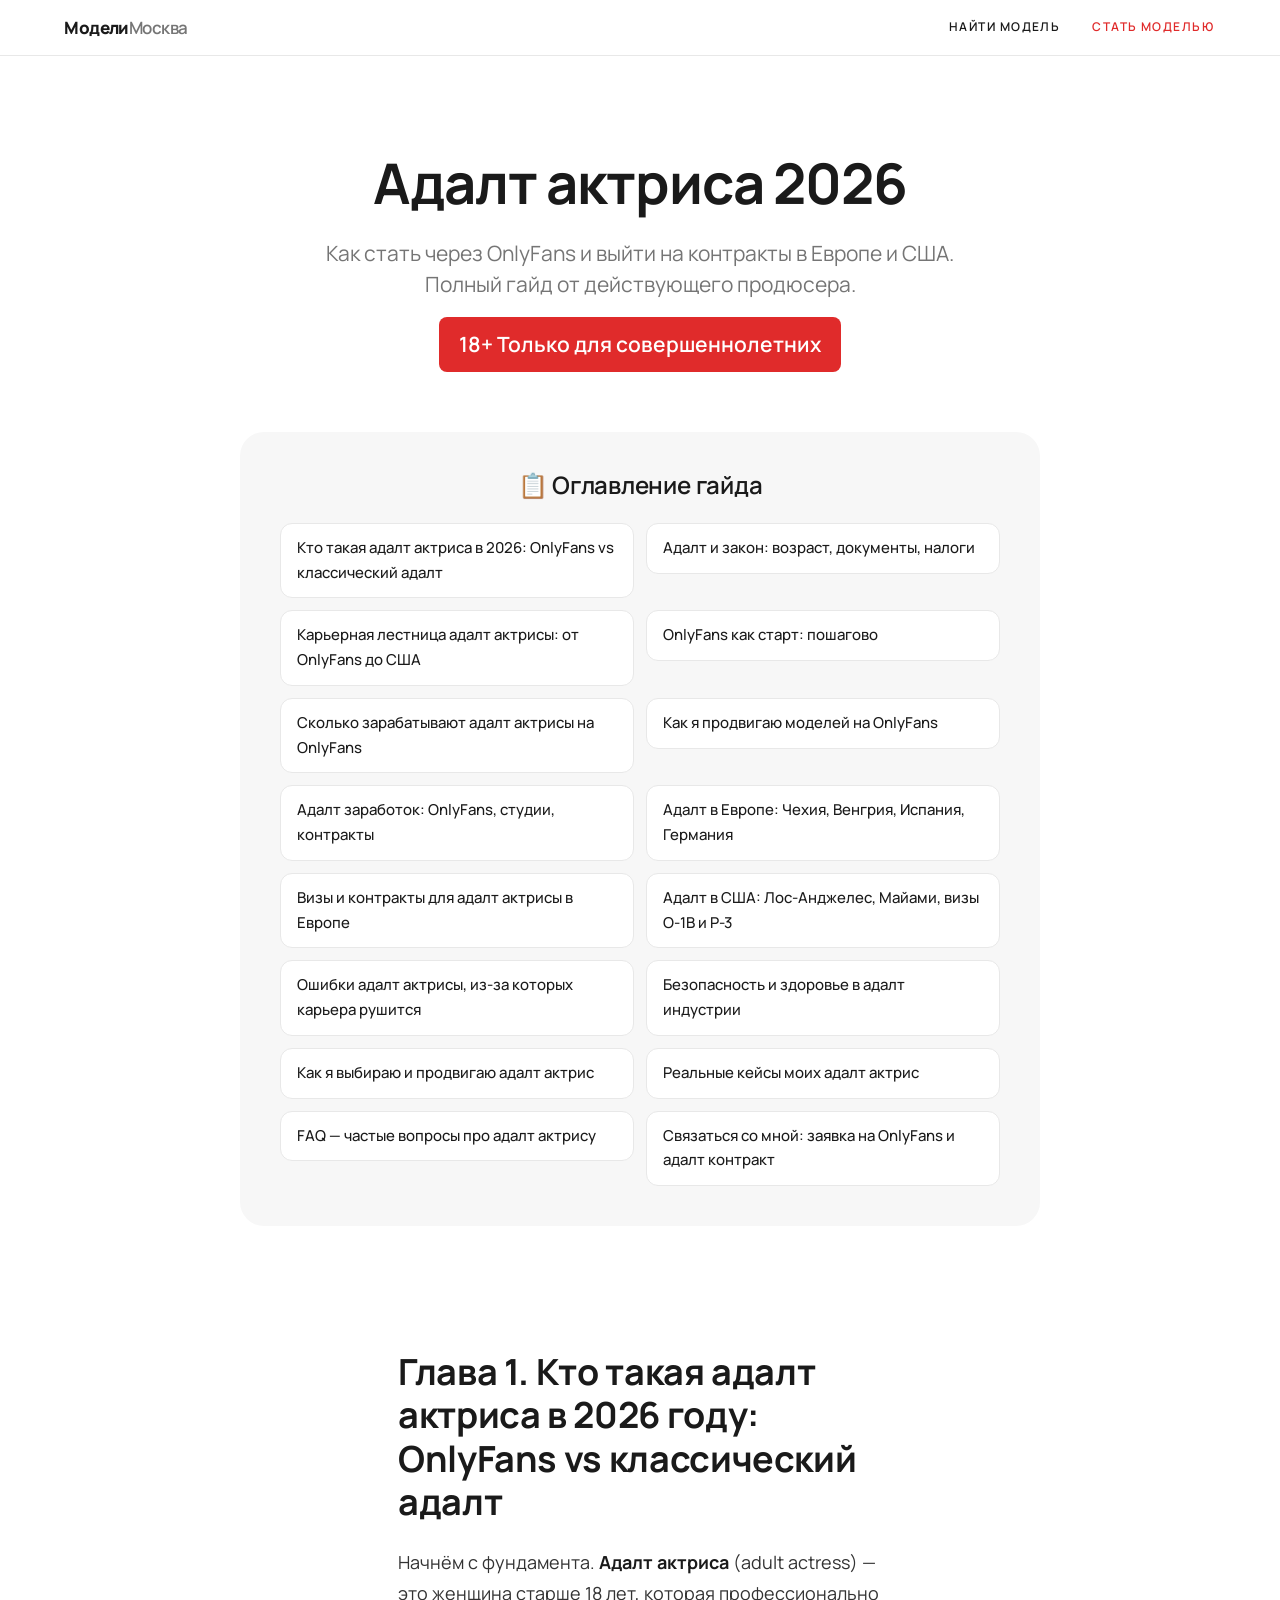
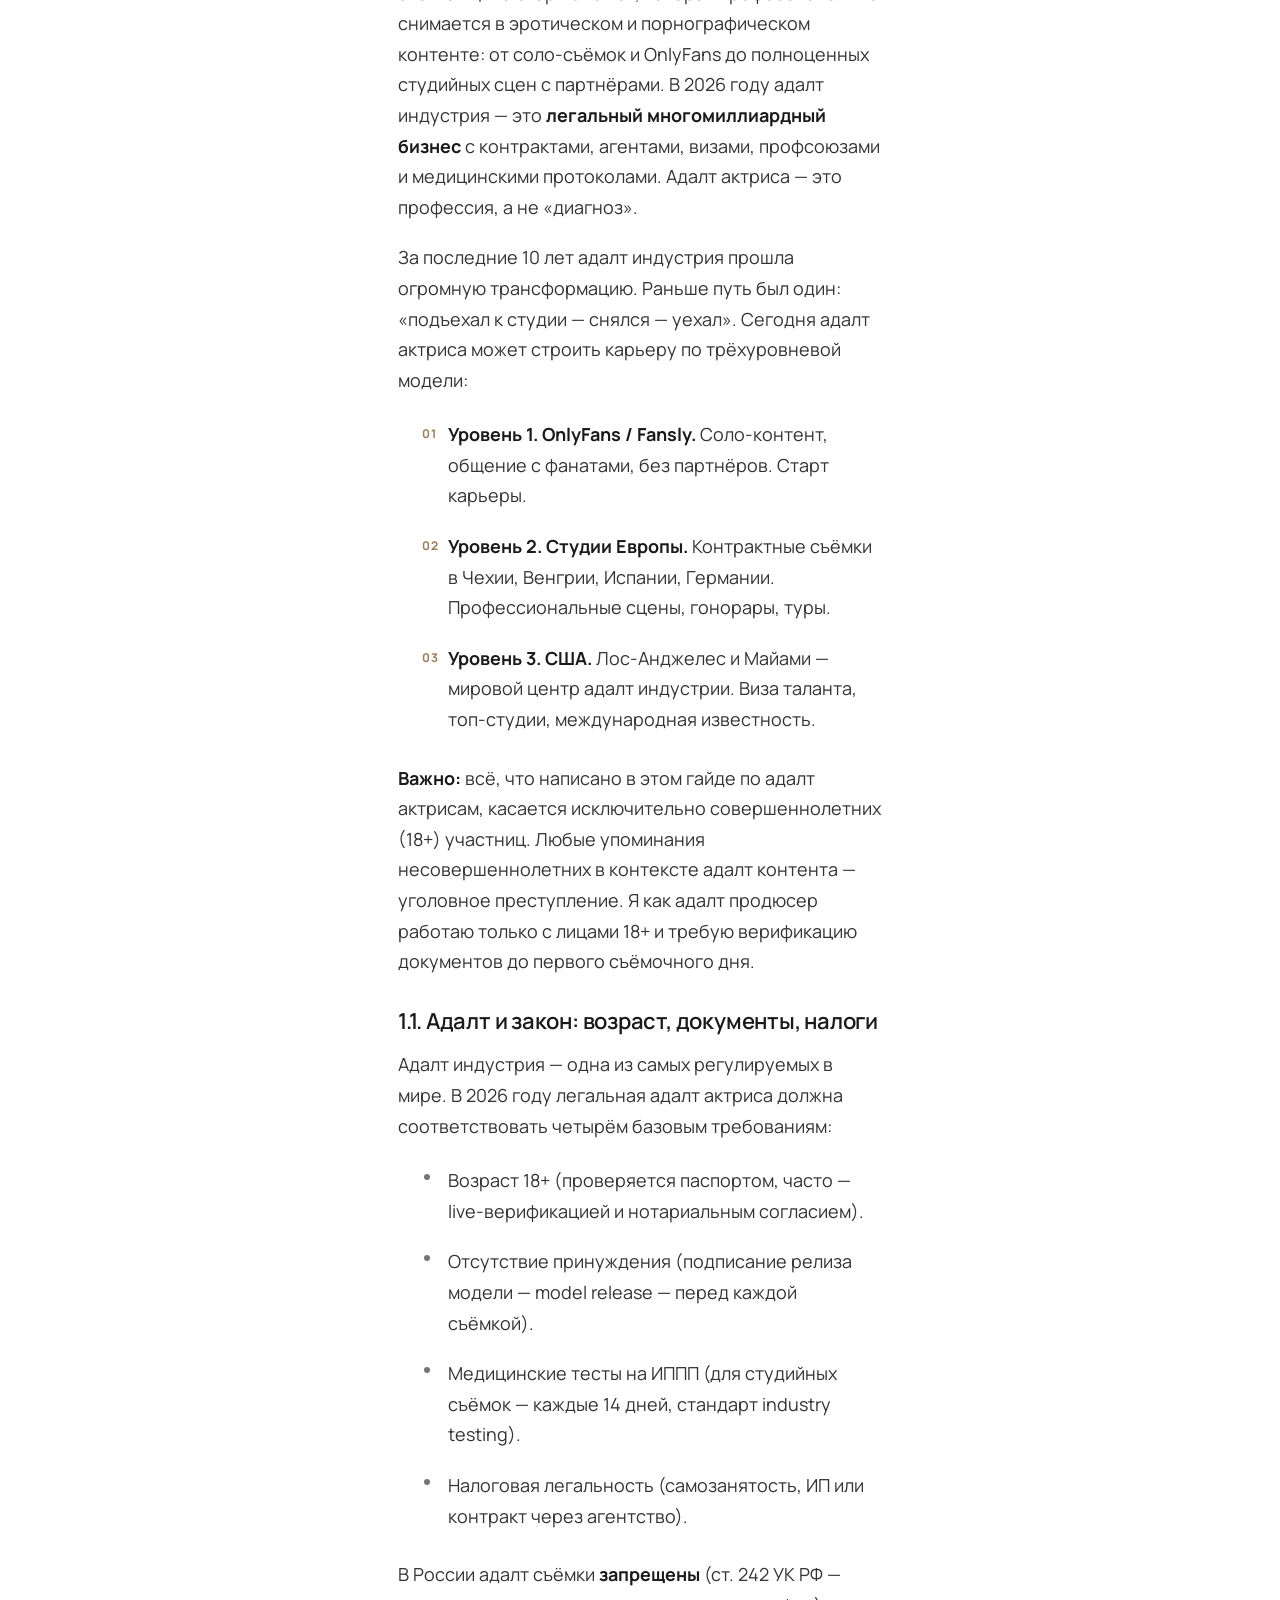
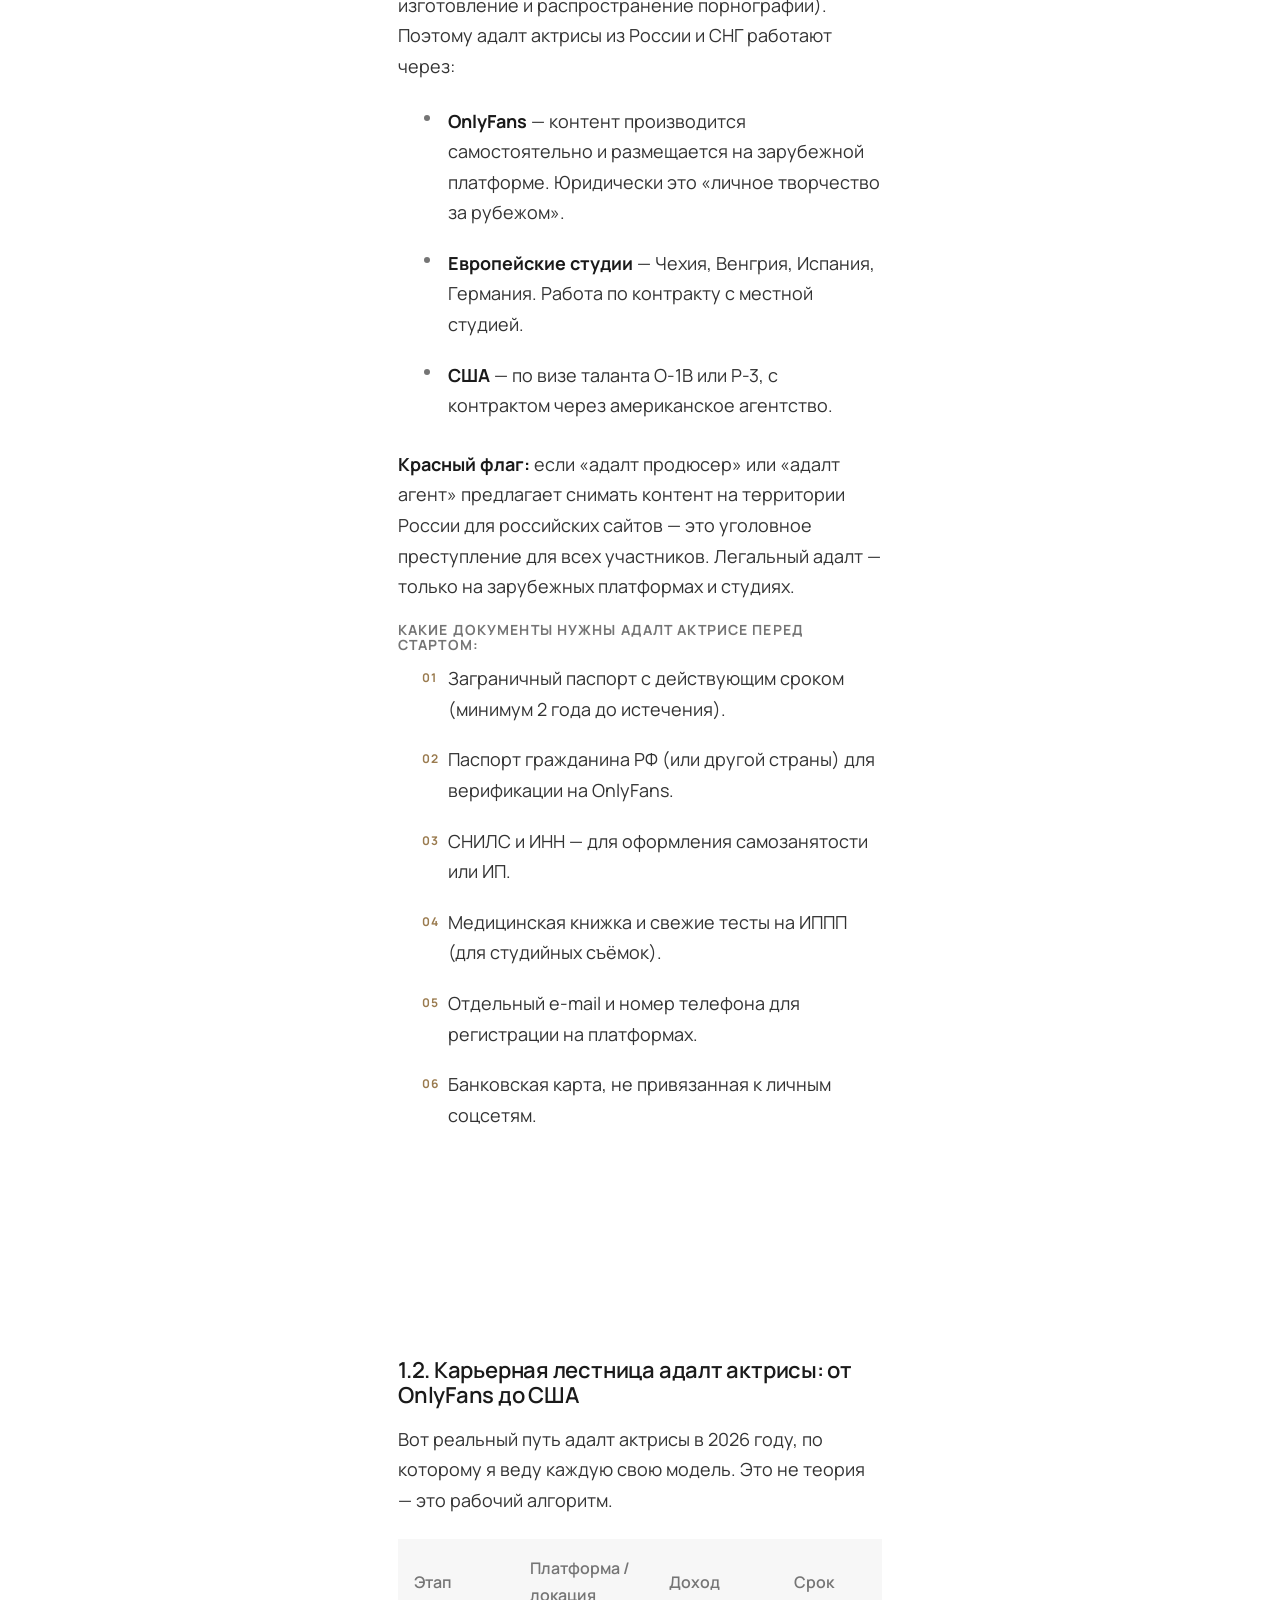
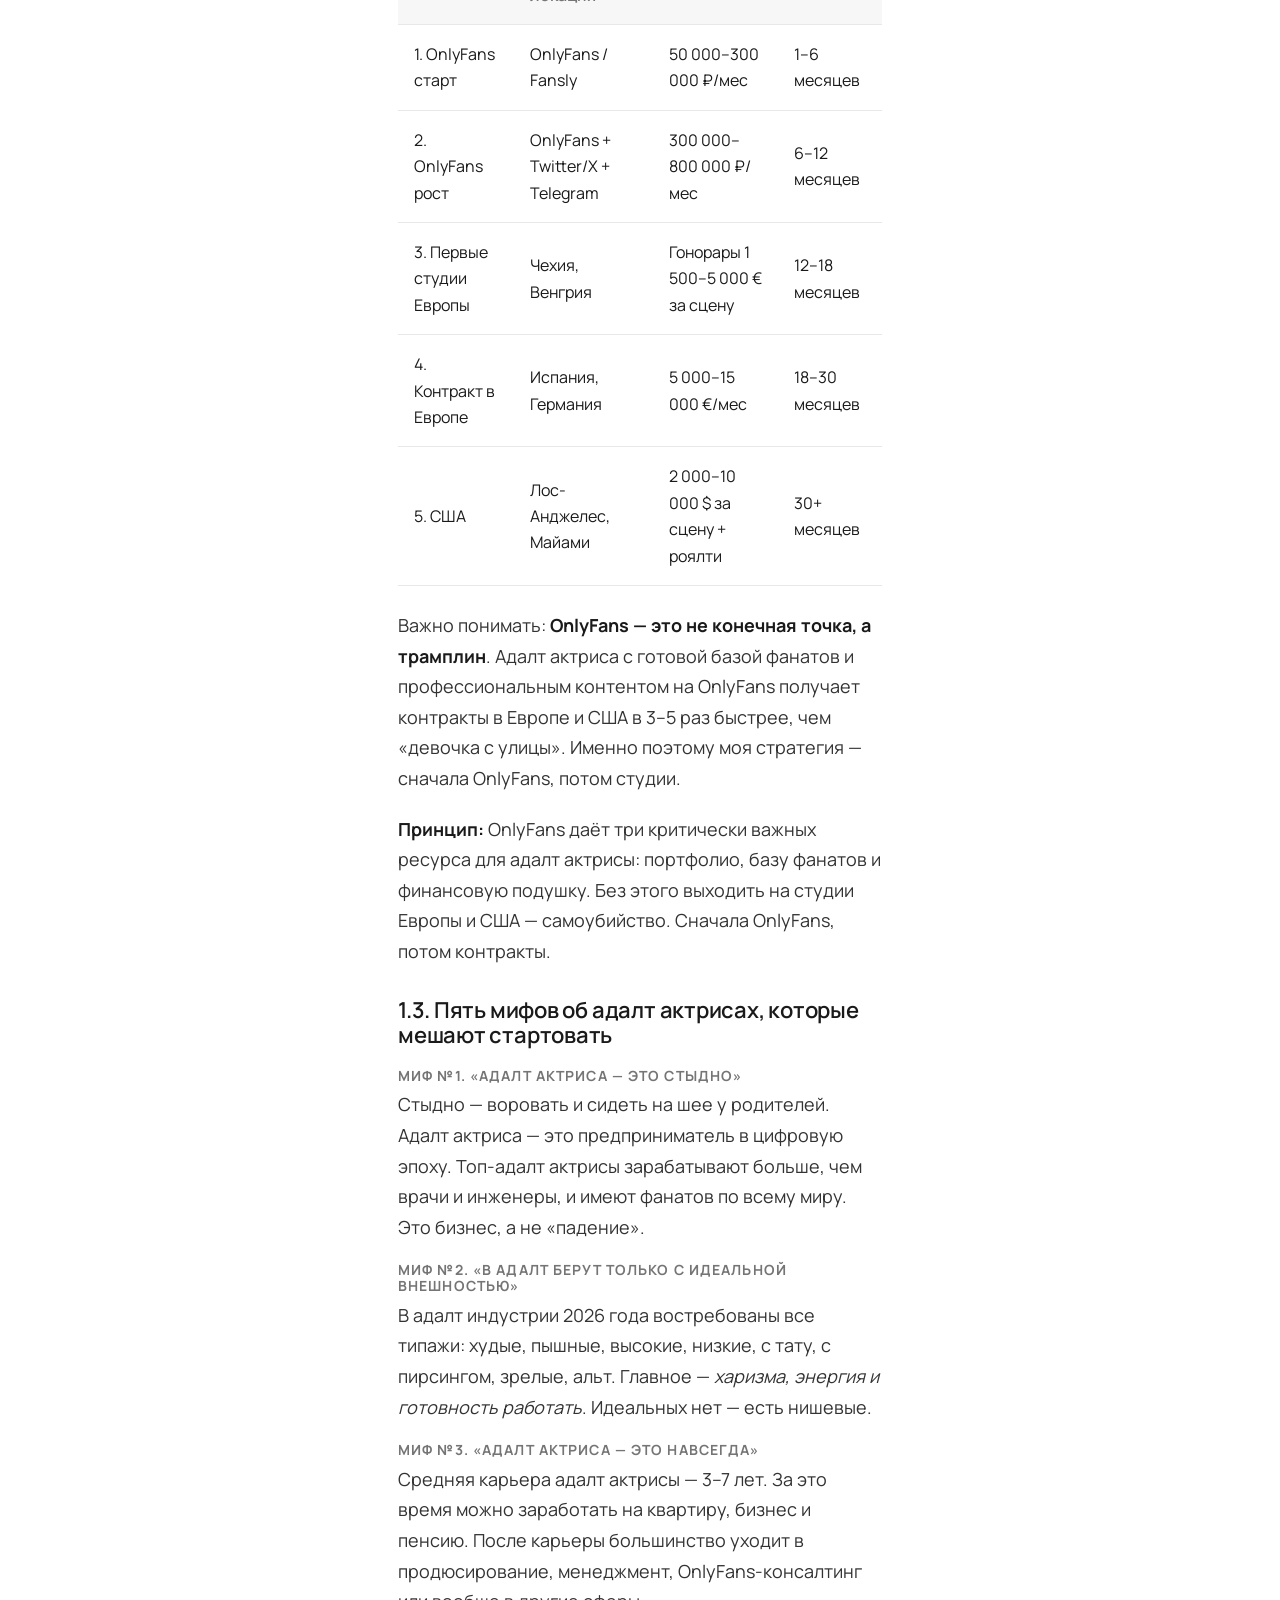
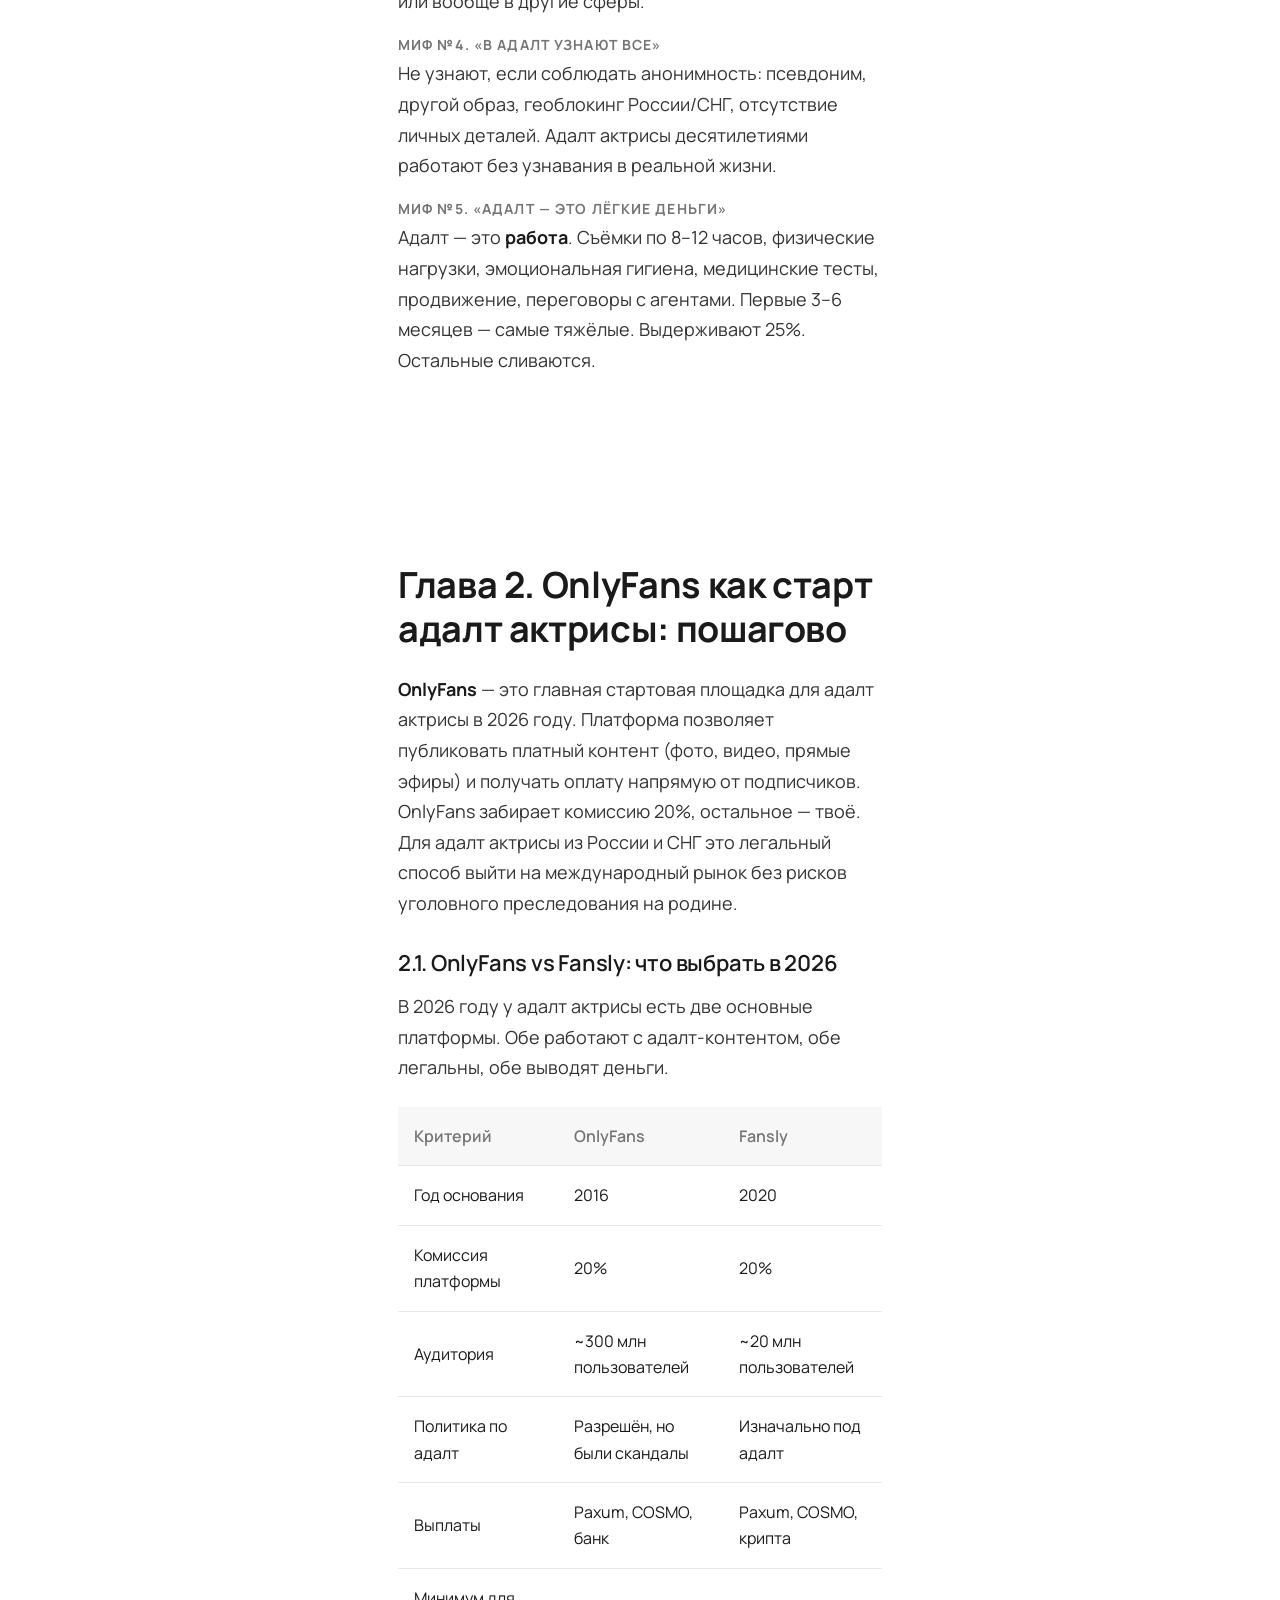
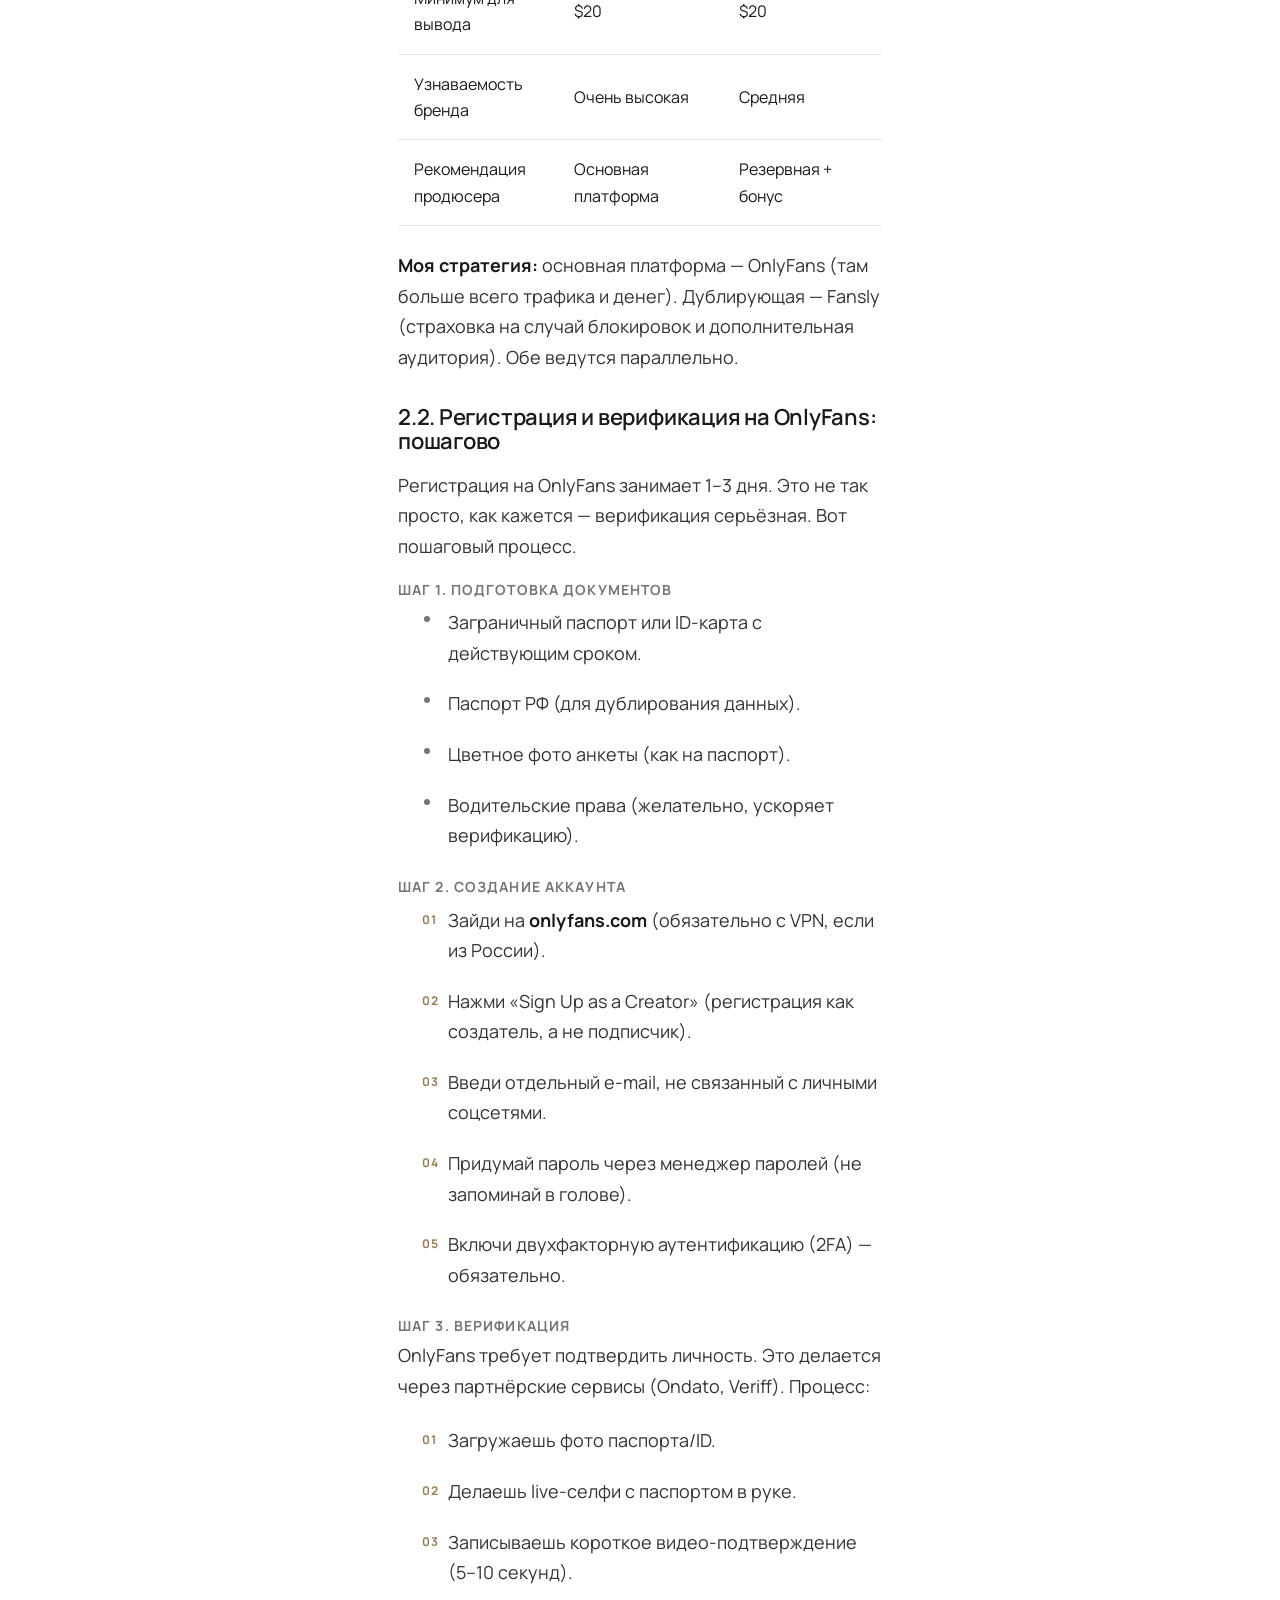
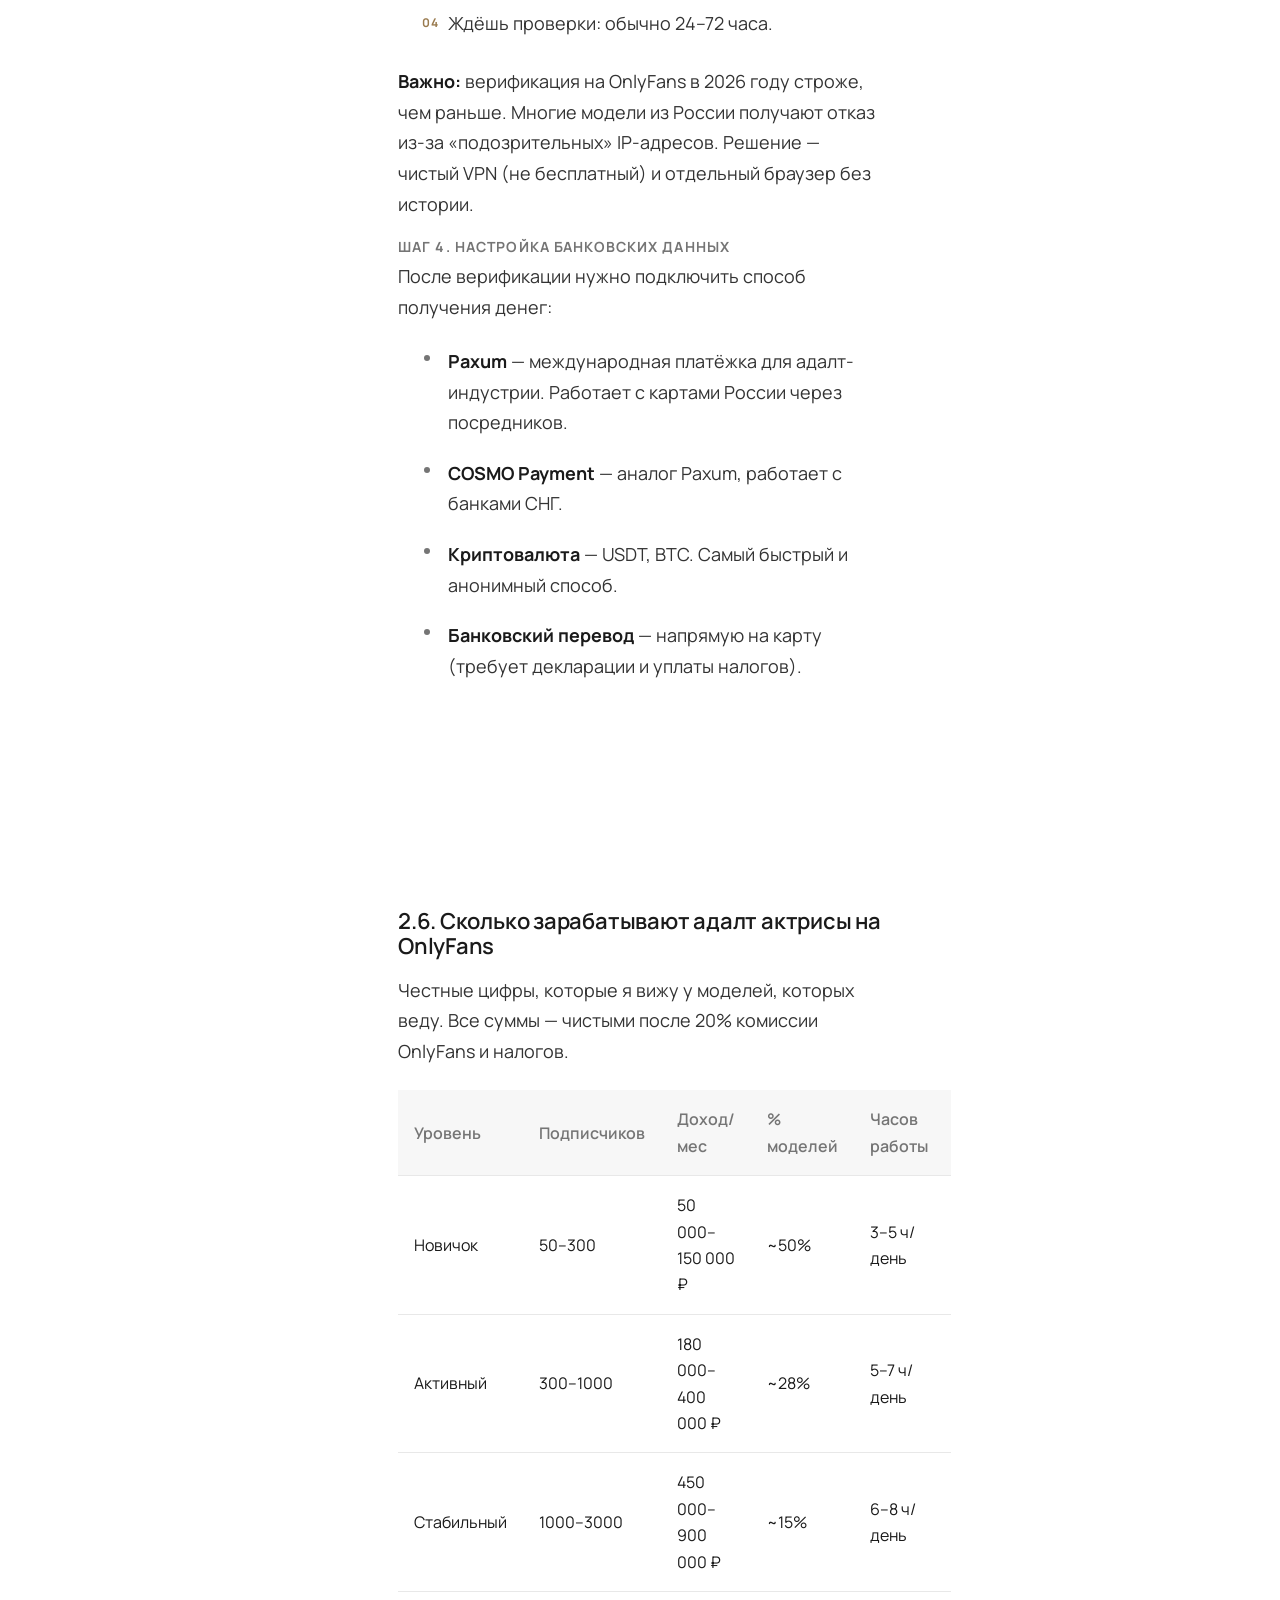
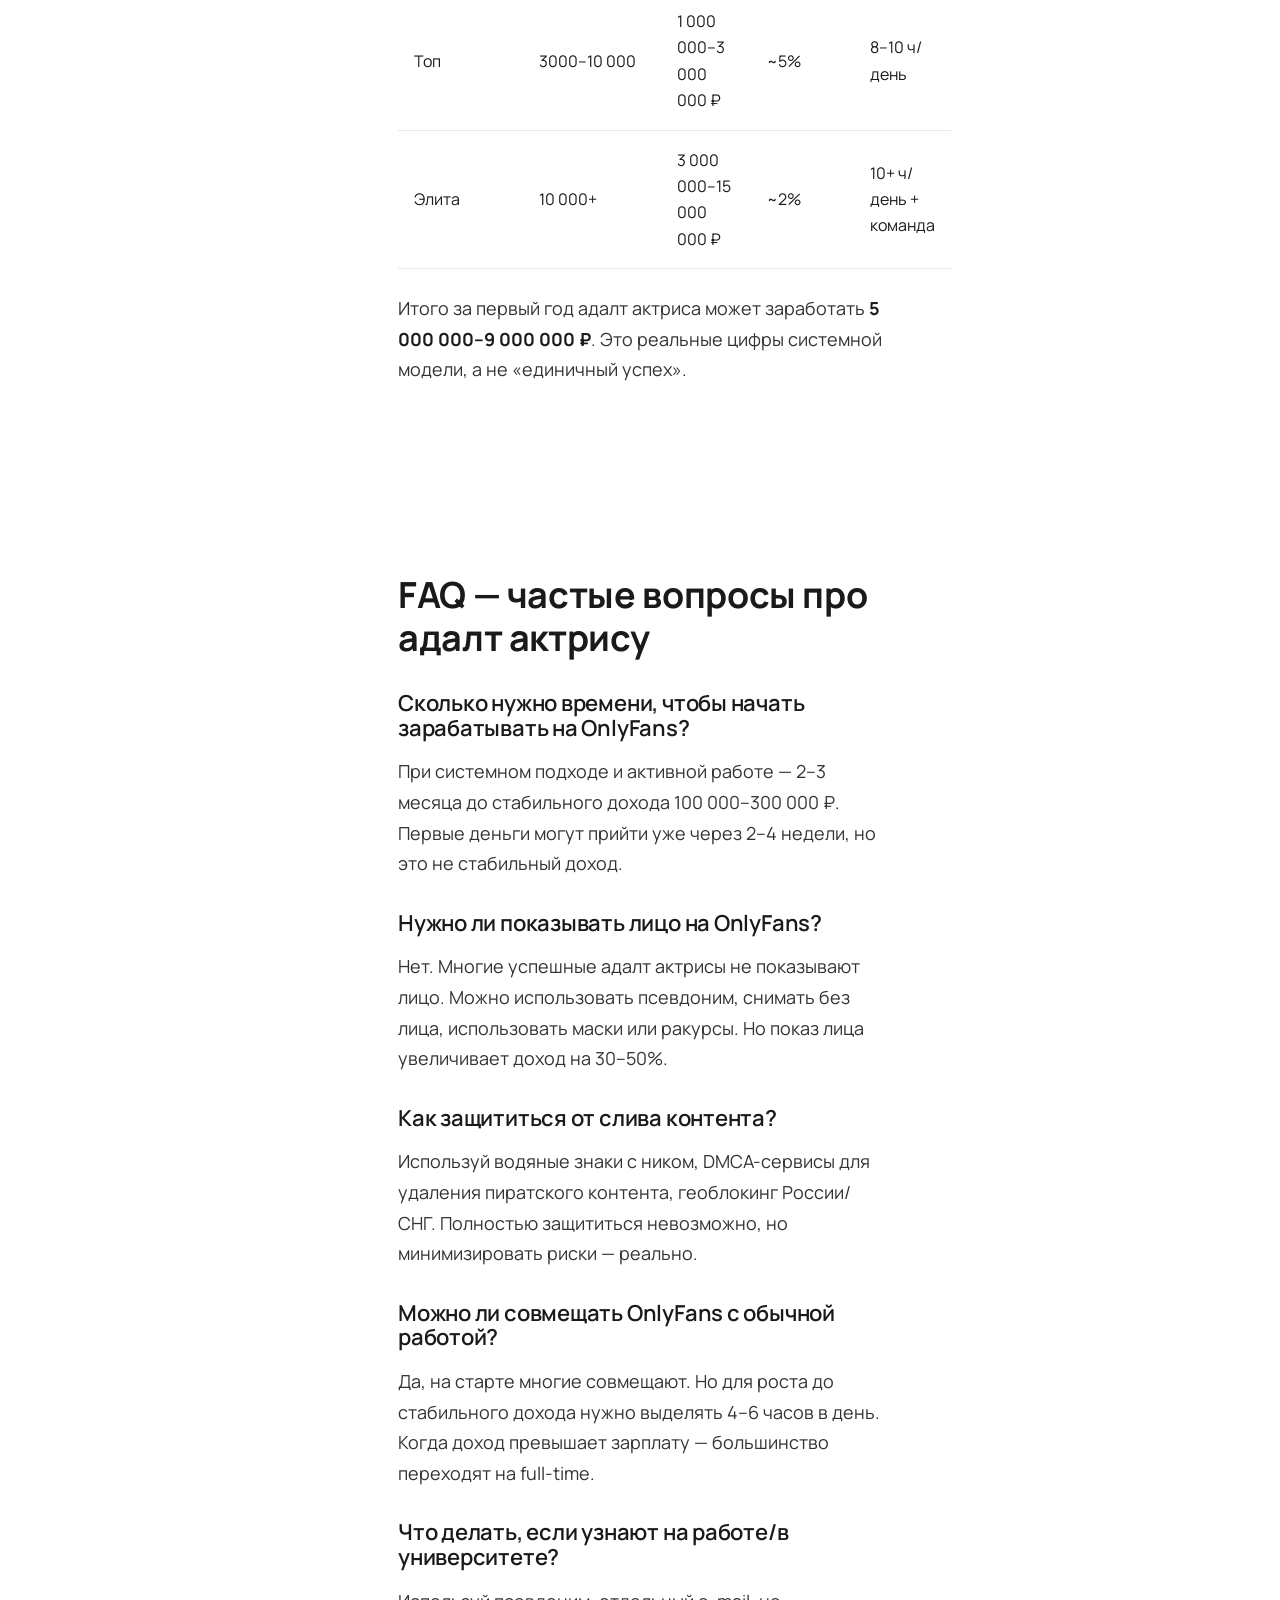
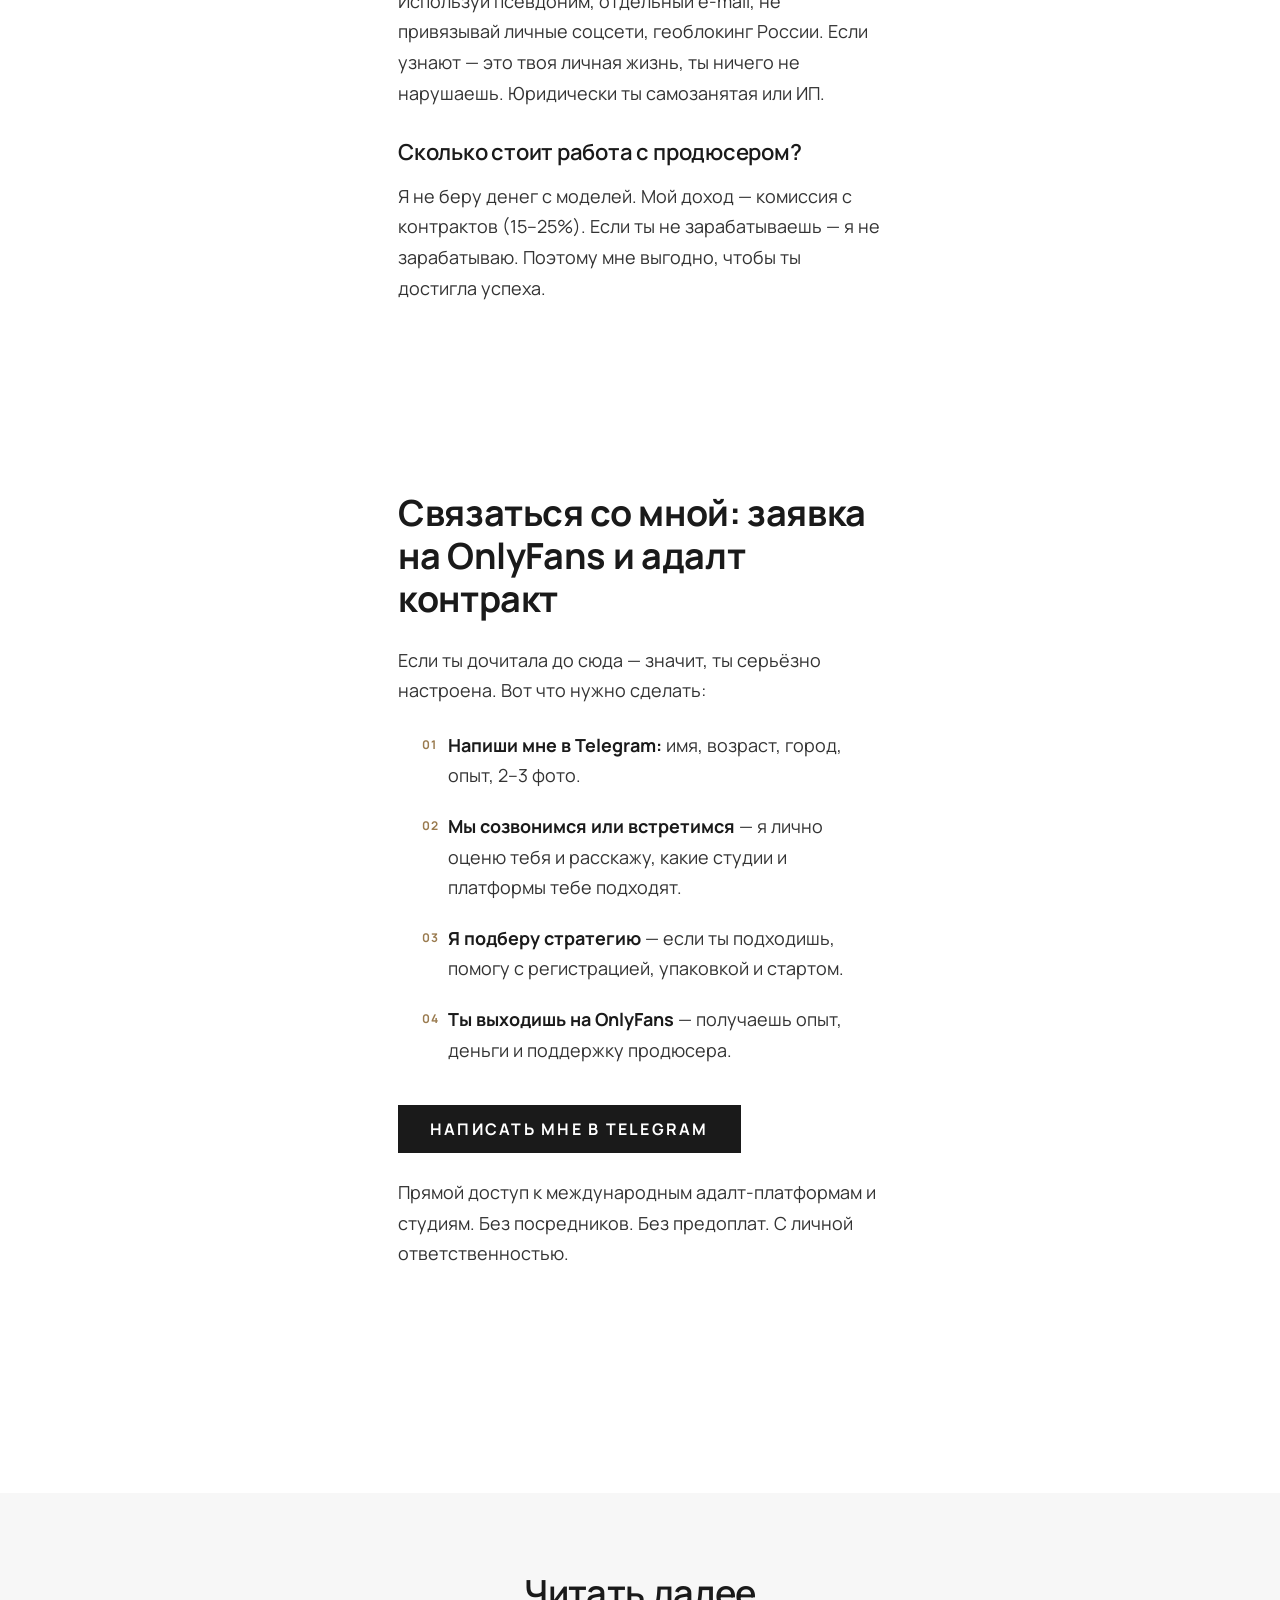
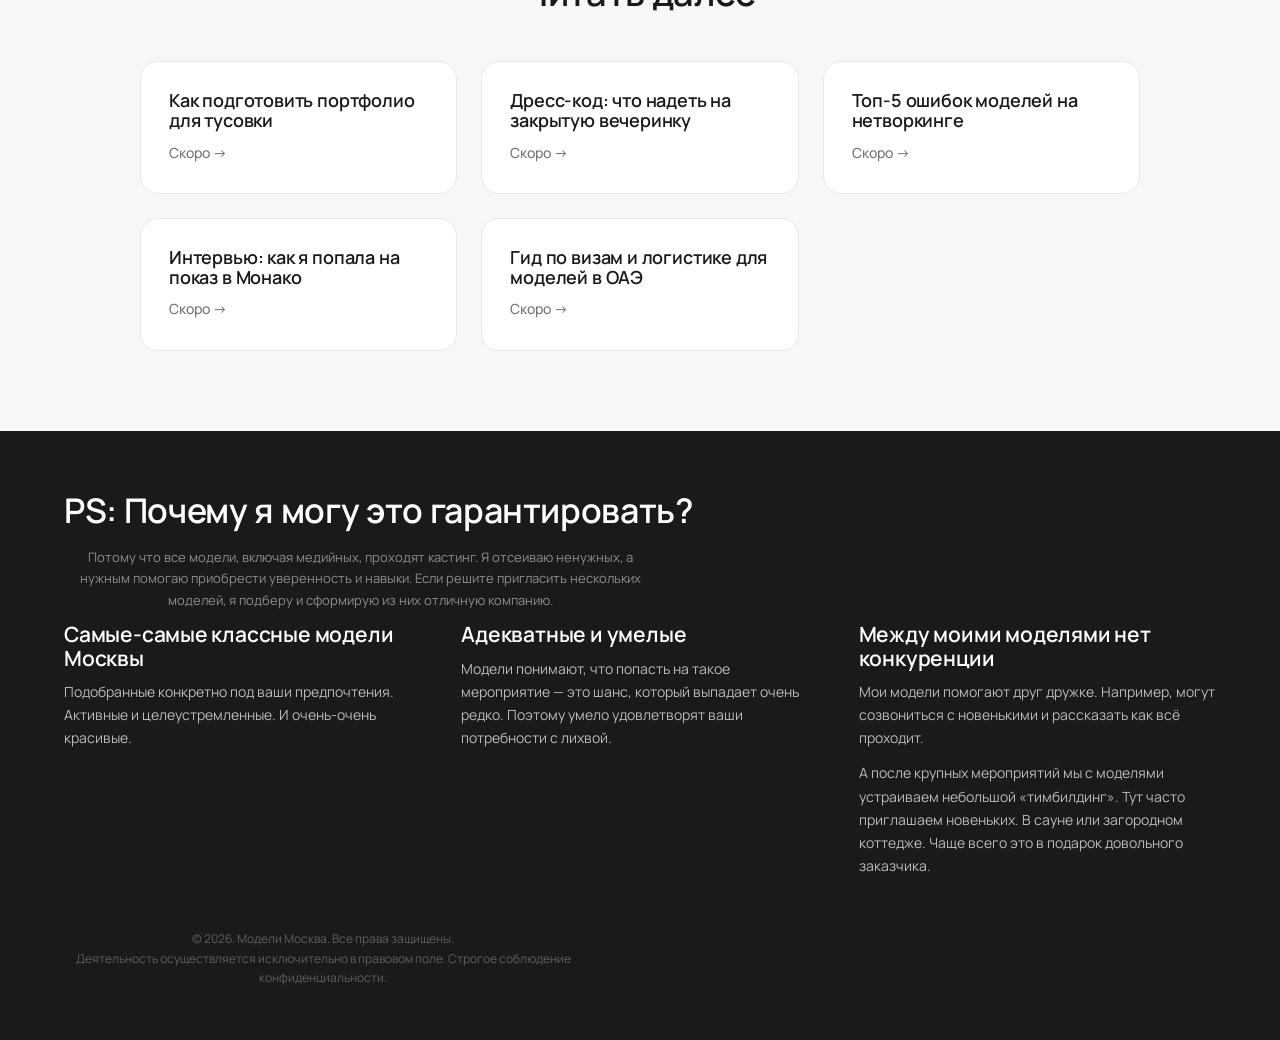
<file: onlyfans.html>
<!DOCTYPE html>
<html lang="ru">
<head>
<meta charset="UTF-8">
<meta name="viewport" content="width=device-width, initial-scale=1.0">
<title>Адалт актриса 2026: как стать через OnlyFans и выйти на контракты в Европе и США</title>
<meta name="description" content="Полный гайд по адалт индустрии 2026. OnlyFans как старт, контракты в Европе и США, заработок, безопасность. От действующего продюсера.">
<link rel="preconnect" href="https://fonts.googleapis.com">
<link rel="preconnect" href="https://fonts.gstatic.com" crossorigin>
<link href="https://fonts.googleapis.com/css2?family=Manrope:wght@400;500;600;700;800&display=swap" rel="stylesheet">
<link rel="stylesheet" href="style.css">
</head>
<body>

<!-- 1. Общее меню -->
<nav class="nav">
<a class="logo" href="index.html">Модели <span>Москва</span></a>
<div class="nav-links">
<a href="index.html#find">Найти модель</a>
<a class="red" href="stat-modelyu.html">Стать моделью</a>
</div>
</nav>

<!-- 2. Шапка с заголовком -->
<header class="page-hero">
<h1>Адалт актриса 2026</h1>
<p>Как стать через OnlyFans и выйти на контракты в Европе и США. Полный гайд от действующего продюсера.</p>
<p style="margin-top: 16px; padding: 12px 20px; background: var(--red); color: #fff; border-radius: 8px; display: inline-block; font-weight: 600;">18+ Только для совершеннолетних</p>
</header>

<!-- 3. Список статей (Содержание) -->
<nav class="toc">
<h2>📋 Оглавление гайда</h2>
<ul>
<li><a href="#glava-1">Кто такая адалт актриса в 2026: OnlyFans vs классический адалт</a></li>
<li><a href="#glava-1-2">Адалт и закон: возраст, документы, налоги</a></li>
<li><a href="#glava-1-3">Карьерная лестница адалт актрисы: от OnlyFans до США</a></li>
<li><a href="#glava-2">OnlyFans как старт: пошагово</a></li>
<li><a href="#glava-2-2">Сколько зарабатывают адалт актрисы на OnlyFans</a></li>
<li><a href="#glava-2-3">Как я продвигаю моделей на OnlyFans</a></li>
<li><a href="#glava-3">Адалт заработок: OnlyFans, студии, контракты</a></li>
<li><a href="#glava-4">Адалт в Европе: Чехия, Венгрия, Испания, Германия</a></li>
<li><a href="#glava-4-2">Визы и контракты для адалт актрисы в Европе</a></li>
<li><a href="#glava-5">Адалт в США: Лос-Анджелес, Майами, визы O-1B и P-3</a></li>
<li><a href="#glava-6">Ошибки адалт актрисы, из-за которых карьера рушится</a></li>
<li><a href="#glava-6-2">Безопасность и здоровье в адалт индустрии</a></li>
<li><a href="#glava-7">Как я выбираю и продвигаю адалт актрис</a></li>
<li><a href="#cases">Реальные кейсы моих адалт актрис</a></li>
<li><a href="#faq">FAQ — частые вопросы про адалт актрису</a></li>
<li><a href="#contact">Связаться со мной: заявка на OnlyFans и адалт контракт</a></li>
</ul>
</nav>

<!-- 4. Основной контент -->
<main class="article-content">

<section id="glava-1" class="article-section">
<h2>Глава 1. Кто такая адалт актриса в 2026 году: OnlyFans vs классический адалт</h2>
<p>Начнём с фундамента. <strong>Адалт актриса</strong> (adult actress) — это женщина старше 18 лет, которая профессионально снимается в эротическом и порнографическом контенте: от соло-съёмок и OnlyFans до полноценных студийных сцен с партнёрами. В 2026 году адалт индустрия — это <strong>легальный многомиллиардный бизнес</strong> с контрактами, агентами, визами, профсоюзами и медицинскими протоколами. Адалт актриса — это профессия, а не «диагноз».</p>

<p>За последние 10 лет адалт индустрия прошла огромную трансформацию. Раньше путь был один: «подъехал к студии — снялся — уехал». Сегодня адалт актриса может строить карьеру по трёхуровневой модели:</p>

<ol>
<li><strong>Уровень 1. OnlyFans / Fansly.</strong> Соло-контент, общение с фанатами, без партнёров. Старт карьеры.</li>
<li><strong>Уровень 2. Студии Европы.</strong> Контрактные съёмки в Чехии, Венгрии, Испании, Германии. Профессиональные сцены, гонорары, туры.</li>
<li><strong>Уровень 3. США.</strong> Лос-Анджелес и Майами — мировой центр адалт индустрии. Виза таланта, топ-студии, международная известность.</li>
</ol>

<p><strong>Важно:</strong> всё, что написано в этом гайде по адалт актрисам, касается исключительно совершеннолетних (18+) участниц. Любые упоминания несовершеннолетних в контексте адалт контента — уголовное преступление. Я как адалт продюсер работаю только с лицами 18+ и требую верификацию документов до первого съёмочного дня.</p>

<h3>1.1. Адалт и закон: возраст, документы, налоги</h3>
<p>Адалт индустрия — одна из самых регулируемых в мире. В 2026 году легальная адалт актриса должна соответствовать четырём базовым требованиям:</p>
<ul>
<li>Возраст 18+ (проверяется паспортом, часто — live-верификацией и нотариальным согласием).</li>
<li>Отсутствие принуждения (подписание релиза модели — model release — перед каждой съёмкой).</li>
<li>Медицинские тесты на ИППП (для студийных съёмок — каждые 14 дней, стандарт industry testing).</li>
<li>Налоговая легальность (самозанятость, ИП или контракт через агентство).</li>
</ul>

<p>В России адалт съёмки <strong>запрещены</strong> (ст. 242 УК РФ — изготовление и распространение порнографии). Поэтому адалт актрисы из России и СНГ работают через:</p>
<ul>
<li><strong>OnlyFans</strong> — контент производится самостоятельно и размещается на зарубежной платформе. Юридически это «личное творчество за рубежом».</li>
<li><strong>Европейские студии</strong> — Чехия, Венгрия, Испания, Германия. Работа по контракту с местной студией.</li>
<li><strong>США</strong> — по визе таланта O-1B или P-3, с контрактом через американское агентство.</li>
</ul>

<p><strong>Красный флаг:</strong> если «адалт продюсер» или «адалт агент» предлагает снимать контент на территории России для российских сайтов — это уголовное преступление для всех участников. Легальный адалт — только на зарубежных платформах и студиях.</p>

<h4>Какие документы нужны адалт актрисе перед стартом:</h4>
<ol>
<li>Заграничный паспорт с действующим сроком (минимум 2 года до истечения).</li>
<li>Паспорт гражданина РФ (или другой страны) для верификации на OnlyFans.</li>
<li>СНИЛС и ИНН — для оформления самозанятости или ИП.</li>
<li>Медицинская книжка и свежие тесты на ИППП (для студийных съёмок).</li>
<li>Отдельный e-mail и номер телефона для регистрации на платформах.</li>
<li>Банковская карта, не привязанная к личным соцсетям.</li>
</ol>
</section>

<section id="glava-1-3" class="article-section">
<h3>1.2. Карьерная лестница адалт актрисы: от OnlyFans до США</h3>
<p>Вот реальный путь адалт актрисы в 2026 году, по которому я веду каждую свою модель. Это не теория — это рабочий алгоритм.</p>

<table class="custom-table">
<thead>
<tr>
<th>Этап</th>
<th>Платформа / локация</th>
<th>Доход</th>
<th>Срок</th>
</tr>
</thead>
<tbody>
<tr>
<td>1. OnlyFans старт</td>
<td>OnlyFans / Fansly</td>
<td>50 000–300 000 ₽/мес</td>
<td>1–6 месяцев</td>
</tr>
<tr>
<td>2. OnlyFans рост</td>
<td>OnlyFans + Twitter/X + Telegram</td>
<td>300 000–800 000 ₽/мес</td>
<td>6–12 месяцев</td>
</tr>
<tr>
<td>3. Первые студии Европы</td>
<td>Чехия, Венгрия</td>
<td>Гонорары 1 500–5 000 € за сцену</td>
<td>12–18 месяцев</td>
</tr>
<tr>
<td>4. Контракт в Европе</td>
<td>Испания, Германия</td>
<td>5 000–15 000 €/мес</td>
<td>18–30 месяцев</td>
</tr>
<tr>
<td>5. США</td>
<td>Лос-Анджелес, Майами</td>
<td>2 000–10 000 $ за сцену + роялти</td>
<td>30+ месяцев</td>
</tr>
</tbody>
</table>

<p>Важно понимать: <strong>OnlyFans — это не конечная точка, а трамплин</strong>. Адалт актриса с готовой базой фанатов и профессиональным контентом на OnlyFans получает контракты в Европе и США в 3–5 раз быстрее, чем «девочка с улицы». Именно поэтому моя стратегия — сначала OnlyFans, потом студии.</p>

<p><strong>Принцип:</strong> OnlyFans даёт три критически важных ресурса для адалт актрисы: портфолио, базу фанатов и финансовую подушку. Без этого выходить на студии Европы и США — самоубийство. Сначала OnlyFans, потом контракты.</p>

<h3>1.3. Пять мифов об адалт актрисах, которые мешают стартовать</h3>

<h4>Миф №1. «Адалт актриса — это стыдно»</h4>
<p>Стыдно — воровать и сидеть на шее у родителей. Адалт актриса — это предприниматель в цифровую эпоху. Топ-адалт актрисы зарабатывают больше, чем врачи и инженеры, и имеют фанатов по всему миру. Это бизнес, а не «падение».</p>

<h4>Миф №2. «В адалт берут только с идеальной внешностью»</h4>
<p>В адалт индустрии 2026 года востребованы все типажи: худые, пышные, высокие, низкие, с тату, с пирсингом, зрелые, альт. Главное — <em>харизма, энергия и готовность работать</em>. Идеальных нет — есть нишевые.</p>

<h4>Миф №3. «Адалт актриса — это навсегда»</h4>
<p>Средняя карьера адалт актрисы — 3–7 лет. За это время можно заработать на квартиру, бизнес и пенсию. После карьеры большинство уходит в продюсирование, менеджмент, OnlyFans-консалтинг или вообще в другие сферы.</p>

<h4>Миф №4. «В адалт узнают все»</h4>
<p>Не узнают, если соблюдать анонимность: псевдоним, другой образ, геоблокинг России/СНГ, отсутствие личных деталей. Адалт актрисы десятилетиями работают без узнавания в реальной жизни.</p>

<h4>Миф №5. «Адалт — это лёгкие деньги»</h4>
<p>Адалт — это <strong>работа</strong>. Съёмки по 8–12 часов, физические нагрузки, эмоциональная гигиена, медицинские тесты, продвижение, переговоры с агентами. Первые 3–6 месяцев — самые тяжёлые. Выдерживают 25%. Остальные сливаются.</p>
</section>

<section id="glava-2" class="article-section">
<h2>Глава 2. OnlyFans как старт адалт актрисы: пошагово</h2>
<p><strong>OnlyFans</strong> — это главная стартовая площадка для адалт актрисы в 2026 году. Платформа позволяет публиковать платный контент (фото, видео, прямые эфиры) и получать оплату напрямую от подписчиков. OnlyFans забирает комиссию 20%, остальное — твоё. Для адалт актрисы из России и СНГ это легальный способ выйти на международный рынок без рисков уголовного преследования на родине.</p>

<h3>2.1. OnlyFans vs Fansly: что выбрать в 2026</h3>
<p>В 2026 году у адалт актрисы есть две основные платформы. Обе работают с адалт-контентом, обе легальны, обе выводят деньги.</p>

<table class="custom-table">
<thead>
<tr>
<th>Критерий</th>
<th>OnlyFans</th>
<th>Fansly</th>
</tr>
</thead>
<tbody>
<tr>
<td>Год основания</td>
<td>2016</td>
<td>2020</td>
</tr>
<tr>
<td>Комиссия платформы</td>
<td>20%</td>
<td>20%</td>
</tr>
<tr>
<td>Аудитория</td>
<td>~300 млн пользователей</td>
<td>~20 млн пользователей</td>
</tr>
<tr>
<td>Политика по адалт</td>
<td>Разрешён, но были скандалы</td>
<td>Изначально под адалт</td>
</tr>
<tr>
<td>Выплаты</td>
<td>Paxum, COSMO, банк</td>
<td>Paxum, COSMO, крипта</td>
</tr>
<tr>
<td>Минимум для вывода</td>
<td>$20</td>
<td>$20</td>
</tr>
<tr>
<td>Узнаваемость бренда</td>
<td>Очень высокая</td>
<td>Средняя</td>
</tr>
<tr>
<td>Рекомендация продюсера</td>
<td>Основная платформа</td>
<td>Резервная + бонус</td>
</tr>
</tbody>
</table>

<p><strong>Моя стратегия:</strong> основная платформа — OnlyFans (там больше всего трафика и денег). Дублирующая — Fansly (страховка на случай блокировок и дополнительная аудитория). Обе ведутся параллельно.</p>

<h3>2.2. Регистрация и верификация на OnlyFans: пошагово</h3>
<p>Регистрация на OnlyFans занимает 1–3 дня. Это не так просто, как кажется — верификация серьёзная. Вот пошаговый процесс.</p>

<h4>Шаг 1. Подготовка документов</h4>
<ul>
<li>Заграничный паспорт или ID-карта с действующим сроком.</li>
<li>Паспорт РФ (для дублирования данных).</li>
<li>Цветное фото анкеты (как на паспорт).</li>
<li>Водительские права (желательно, ускоряет верификацию).</li>
</ul>

<h4>Шаг 2. Создание аккаунта</h4>
<ol>
<li>Зайди на <strong>onlyfans.com</strong> (обязательно с VPN, если из России).</li>
<li>Нажми «Sign Up as a Creator» (регистрация как создатель, а не подписчик).</li>
<li>Введи отдельный e-mail, не связанный с личными соцсетями.</li>
<li>Придумай пароль через менеджер паролей (не запоминай в голове).</li>
<li>Включи двухфакторную аутентификацию (2FA) — обязательно.</li>
</ol>

<h4>Шаг 3. Верификация</h4>
<p>OnlyFans требует подтвердить личность. Это делается через партнёрские сервисы (Ondato, Veriff). Процесс:</p>
<ol>
<li>Загружаешь фото паспорта/ID.</li>
<li>Делаешь live-селфи с паспортом в руке.</li>
<li>Записываешь короткое видео-подтверждение (5–10 секунд).</li>
<li>Ждёшь проверки: обычно 24–72 часа.</li>
</ol>

<p><strong>Важно:</strong> верификация на OnlyFans в 2026 году строже, чем раньше. Многие модели из России получают отказ из-за «подозрительных» IP-адресов. Решение — чистый VPN (не бесплатный) и отдельный браузер без истории.</p>

<h4>Шаг 4. Настройка банковских данных</h4>
<p>После верификации нужно подключить способ получения денег:</p>
<ul>
<li><strong>Paxum</strong> — международная платёжка для адалт-индустрии. Работает с картами России через посредников.</li>
<li><strong>COSMO Payment</strong> — аналог Paxum, работает с банками СНГ.</li>
<li><strong>Криптовалюта</strong> — USDT, BTC. Самый быстрый и анонимный способ.</li>
<li><strong>Банковский перевод</strong> — напрямую на карту (требует декларации и уплаты налогов).</li>
</ul>
</section>

<section id="glava-2-2" class="article-section">
<h3>2.6. Сколько зарабатывают адалт актрисы на OnlyFans</h3>
<p>Честные цифры, которые я вижу у моделей, которых веду. Все суммы — чистыми после 20% комиссии OnlyFans и налогов.</p>

<table class="custom-table">
<thead>
<tr>
<th>Уровень</th>
<th>Подписчиков</th>
<th>Доход/мес</th>
<th>% моделей</th>
<th>Часов работы</th>
</tr>
</thead>
<tbody>
<tr>
<td>Новичок</td>
<td>50–300</td>
<td>50 000–150 000 ₽</td>
<td>~50%</td>
<td>3–5 ч/день</td>
</tr>
<tr>
<td>Активный</td>
<td>300–1000</td>
<td>180 000–400 000 ₽</td>
<td>~28%</td>
<td>5–7 ч/день</td>
</tr>
<tr>
<td>Стабильный</td>
<td>1000–3000</td>
<td>450 000–900 000 ₽</td>
<td>~15%</td>
<td>6–8 ч/день</td>
</tr>
<tr>
<td>Топ</td>
<td>3000–10 000</td>
<td>1 000 000–3 000 000 ₽</td>
<td>~5%</td>
<td>8–10 ч/день</td>
</tr>
<tr>
<td>Элита</td>
<td>10 000+</td>
<td>3 000 000–15 000 000 ₽</td>
<td>~2%</td>
<td>10+ ч/день + команда</td>
</tr>
</tbody>
</table>

<p>Итого за первый год адалт актриса может заработать <strong>5 000 000–9 000 000 ₽</strong>. Это реальные цифры системной модели, а не «единичный успех».</p>
</section>

<section id="faq" class="article-section">
<h2>FAQ — частые вопросы про адалт актрису</h2>

<h3>Сколько нужно времени, чтобы начать зарабатывать на OnlyFans?</h3>
<p>При системном подходе и активной работе — 2–3 месяца до стабильного дохода 100 000–300 000 ₽. Первые деньги могут прийти уже через 2–4 недели, но это не стабильный доход.</p>

<h3>Нужно ли показывать лицо на OnlyFans?</h3>
<p>Нет. Многие успешные адалт актрисы не показывают лицо. Можно использовать псевдоним, снимать без лица, использовать маски или ракурсы. Но показ лица увеличивает доход на 30–50%.</p>

<h3>Как защититься от слива контента?</h3>
<p>Используй водяные знаки с ником, DMCA-сервисы для удаления пиратского контента, геоблокинг России/СНГ. Полностью защититься невозможно, но минимизировать риски — реально.</p>

<h3>Можно ли совмещать OnlyFans с обычной работой?</h3>
<p>Да, на старте многие совмещают. Но для роста до стабильного дохода нужно выделять 4–6 часов в день. Когда доход превышает зарплату — большинство переходят на full-time.</p>

<h3>Что делать, если узнают на работе/в университете?</h3>
<p>Используй псевдоним, отдельный e-mail, не привязывай личные соцсети, геоблокинг России. Если узнают — это твоя личная жизнь, ты ничего не нарушаешь. Юридически ты самозанятая или ИП.</p>

<h3>Сколько стоит работа с продюсером?</h3>
<p>Я не беру денег с моделей. Мой доход — комиссия с контрактов (15–25%). Если ты не зарабатываешь — я не зарабатываю. Поэтому мне выгодно, чтобы ты достигла успеха.</p>
</section>

<section id="contact" class="article-section">
<h2>Связаться со мной: заявка на OnlyFans и адалт контракт</h2>
<p>Если ты дочитала до сюда — значит, ты серьёзно настроена. Вот что нужно сделать:</p>
<ol>
<li><strong>Напиши мне в Telegram:</strong> имя, возраст, город, опыт, 2–3 фото.</li>
<li><strong>Мы созвонимся или встретимся</strong> — я лично оценю тебя и расскажу, какие студии и платформы тебе подходят.</li>
<li><strong>Я подберу стратегию</strong> — если ты подходишь, помогу с регистрацией, упаковкой и стартом.</li>
<li><strong>Ты выходишь на OnlyFans</strong> — получаешь опыт, деньги и поддержку продюсера.</li>
</ol>
<p style="margin-top: 32px;">
<a class="btn" href="https://t.me/Nikolai_anything" style="padding: 16px 32px; font-size: 16px;">Написать мне в Telegram</a>
</p>
<p>Прямой доступ к международным адалт-платформам и студиям. Без посредников. Без предоплат. С личной ответственностью.</p>
</section>

</main>

<!-- 5. Блок «Читать далее» -->
<section class="read-further">
<h2>Читать далее</h2>
<div class="further-links">
<a href="#" class="further-link">
<h3>Как подготовить портфолио для тусовки</h3>
<span>Скоро →</span>
</a>
<a href="#" class="further-link">
<h3>Дресс-код: что надеть на закрытую вечеринку</h3>
<span>Скоро →</span>
</a>
<a href="#" class="further-link">
<h3>Топ-5 ошибок моделей на нетворкинге</h3>
<span>Скоро →</span>
</a>
<a href="#" class="further-link">
<h3>Интервью: как я попала на показ в Монако</h3>
<span>Скоро →</span>
</a>
<a href="#" class="further-link">
<h3>Гид по визам и логистике для моделей в ОАЭ</h3>
<span>Скоро →</span>
</a>
</div>
</section>

<!-- 6. Сквозной футер сайта -->
<footer>
<h2>PS: Почему я могу это гарантировать?</h2>
<p>Потому что все модели, включая медийных, проходят кастинг. Я отсеиваю ненужных, а нужным помогаю приобрести уверенность и навыки. Если решите пригласить нескольких моделей, я подберу и сформирую из них отличную компанию.</p>
<div class="foot-grid">
<article><h3>Самые-самые классные модели Москвы</h3><p>Подобранные конкретно под ваши предпочтения. Активные и целеустремленные. И очень-очень красивые.</p></article>
<article><h3>Адекватные и умелые</h3><p>Модели понимают, что попасть на такое мероприятие — это шанс, который выпадает очень редко. Поэтому умело удовлетворят ваши потребности с лихвой.</p></article>
<article><h3>Между моими моделями нет конкуренции</h3><p>Мои модели помогают друг дружке. Например, могут созвониться с новенькими и рассказать как всё проходит.</p><p>А после крупных мероприятий мы с моделями устраиваем небольшой «тимбилдинг». Тут часто приглашаем новеньких. В сауне или загородном коттедже. Чаще всего это в подарок довольного заказчика.</p></article>
</div>
<p style="margin-top:30px; font-size:12px; opacity:.6;">© 2026. Модели Москва. Все права защищены.<br>Деятельность осуществляется исключительно в правовом поле. Строгое соблюдение конфиденциальности.</p>
</footer>

<script src="app.js"></script>
</body>
</html>
</file>
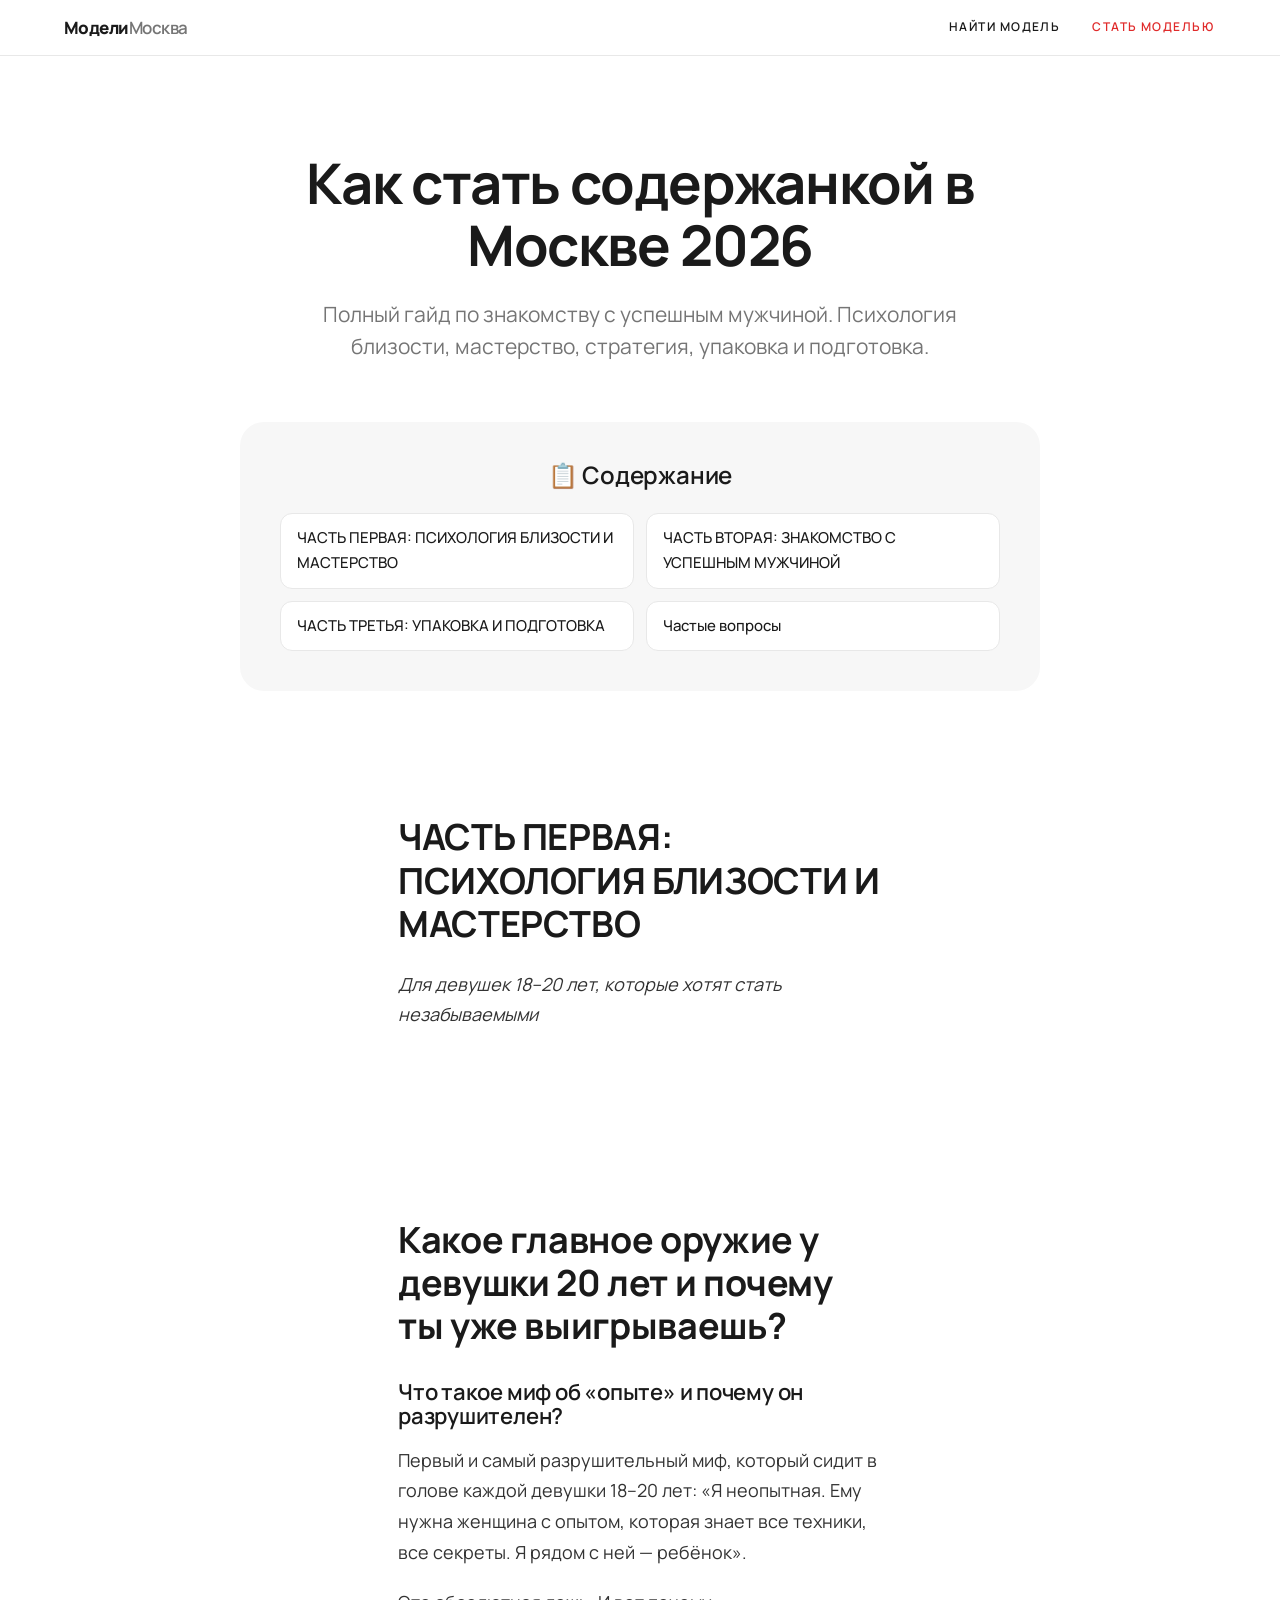
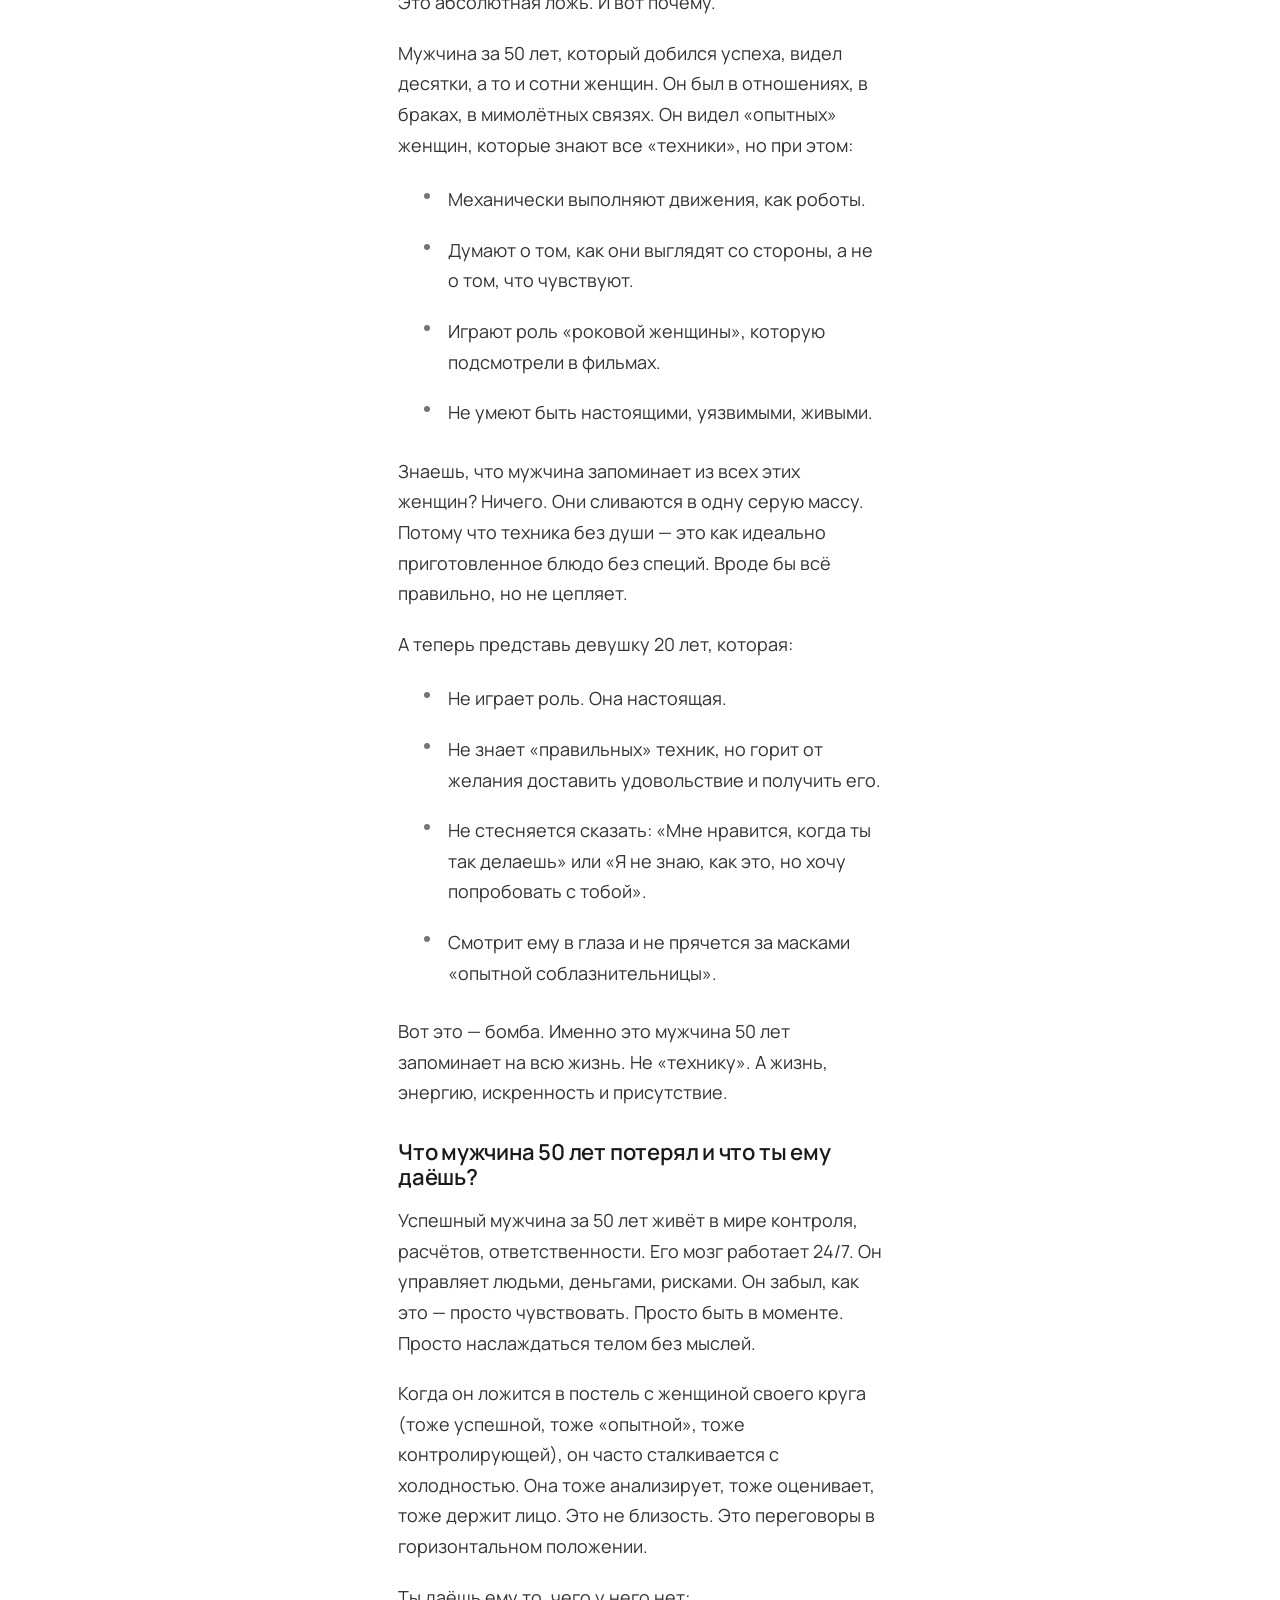
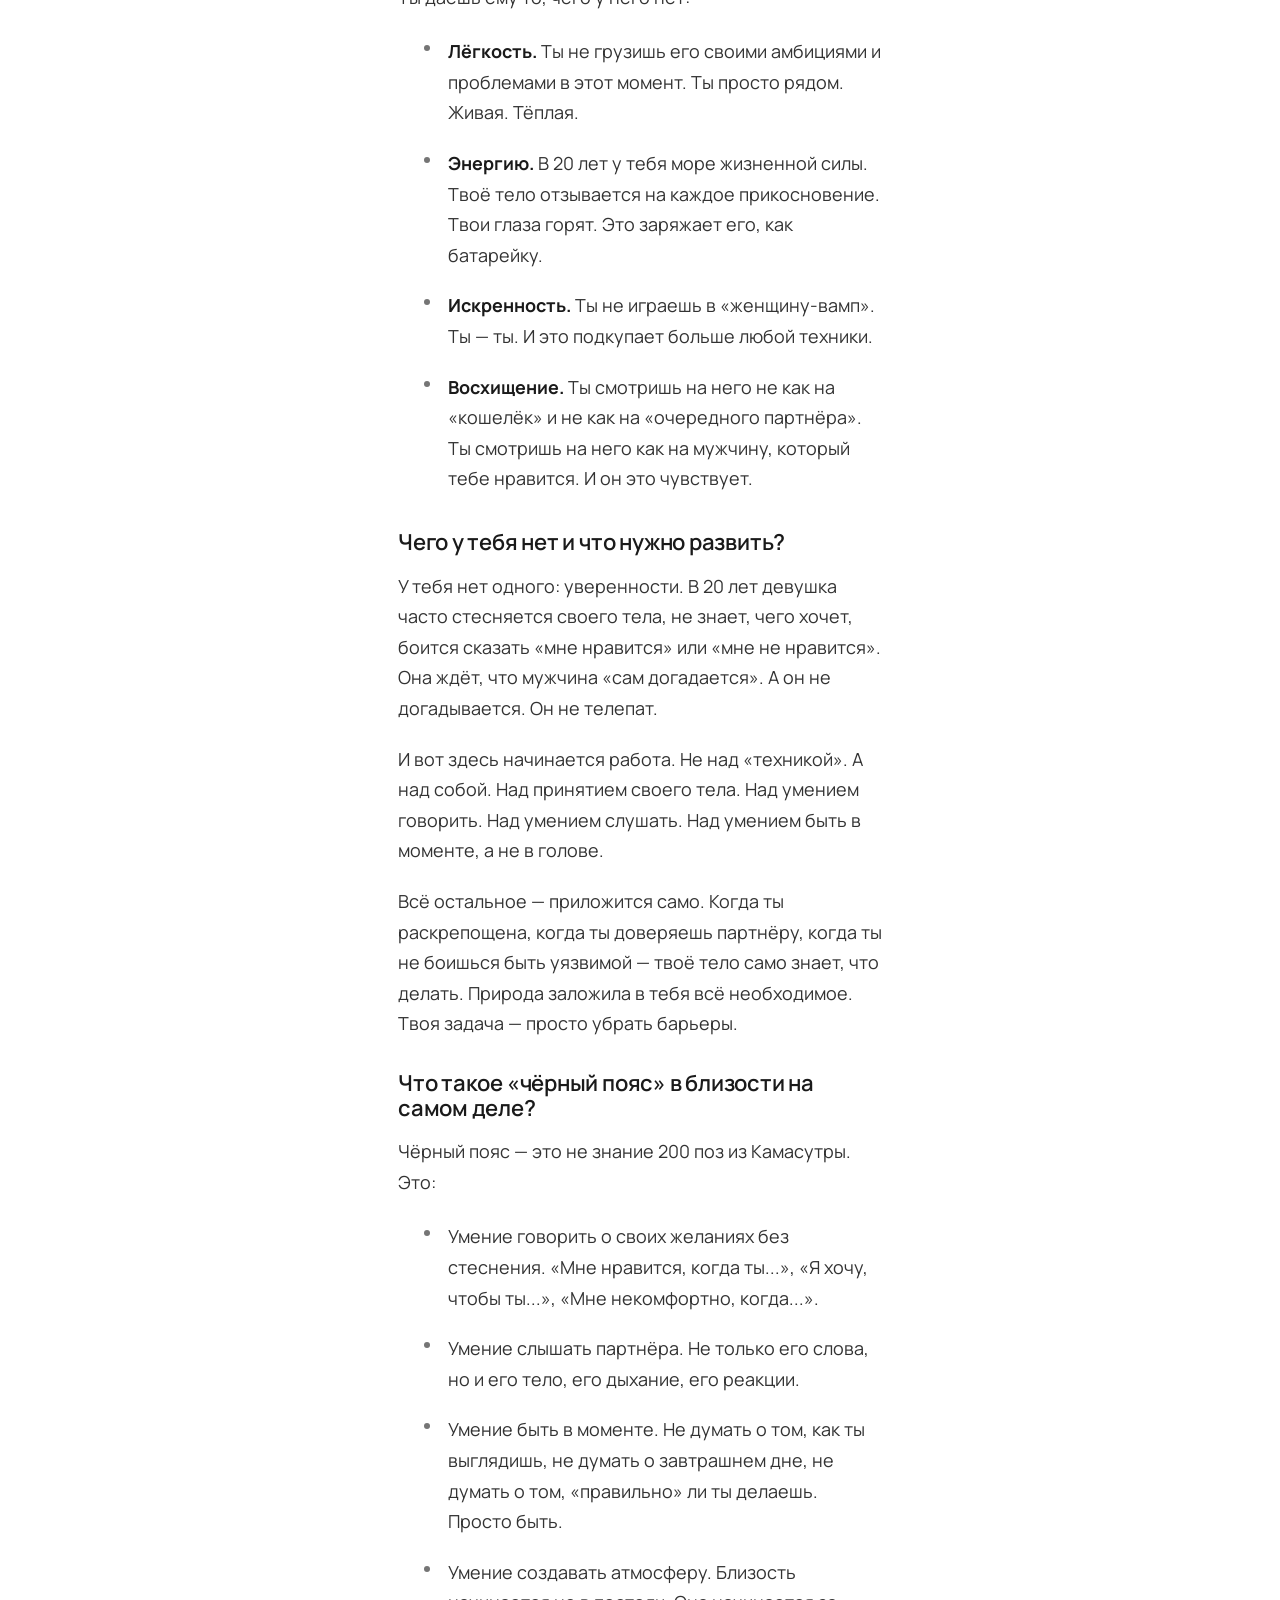
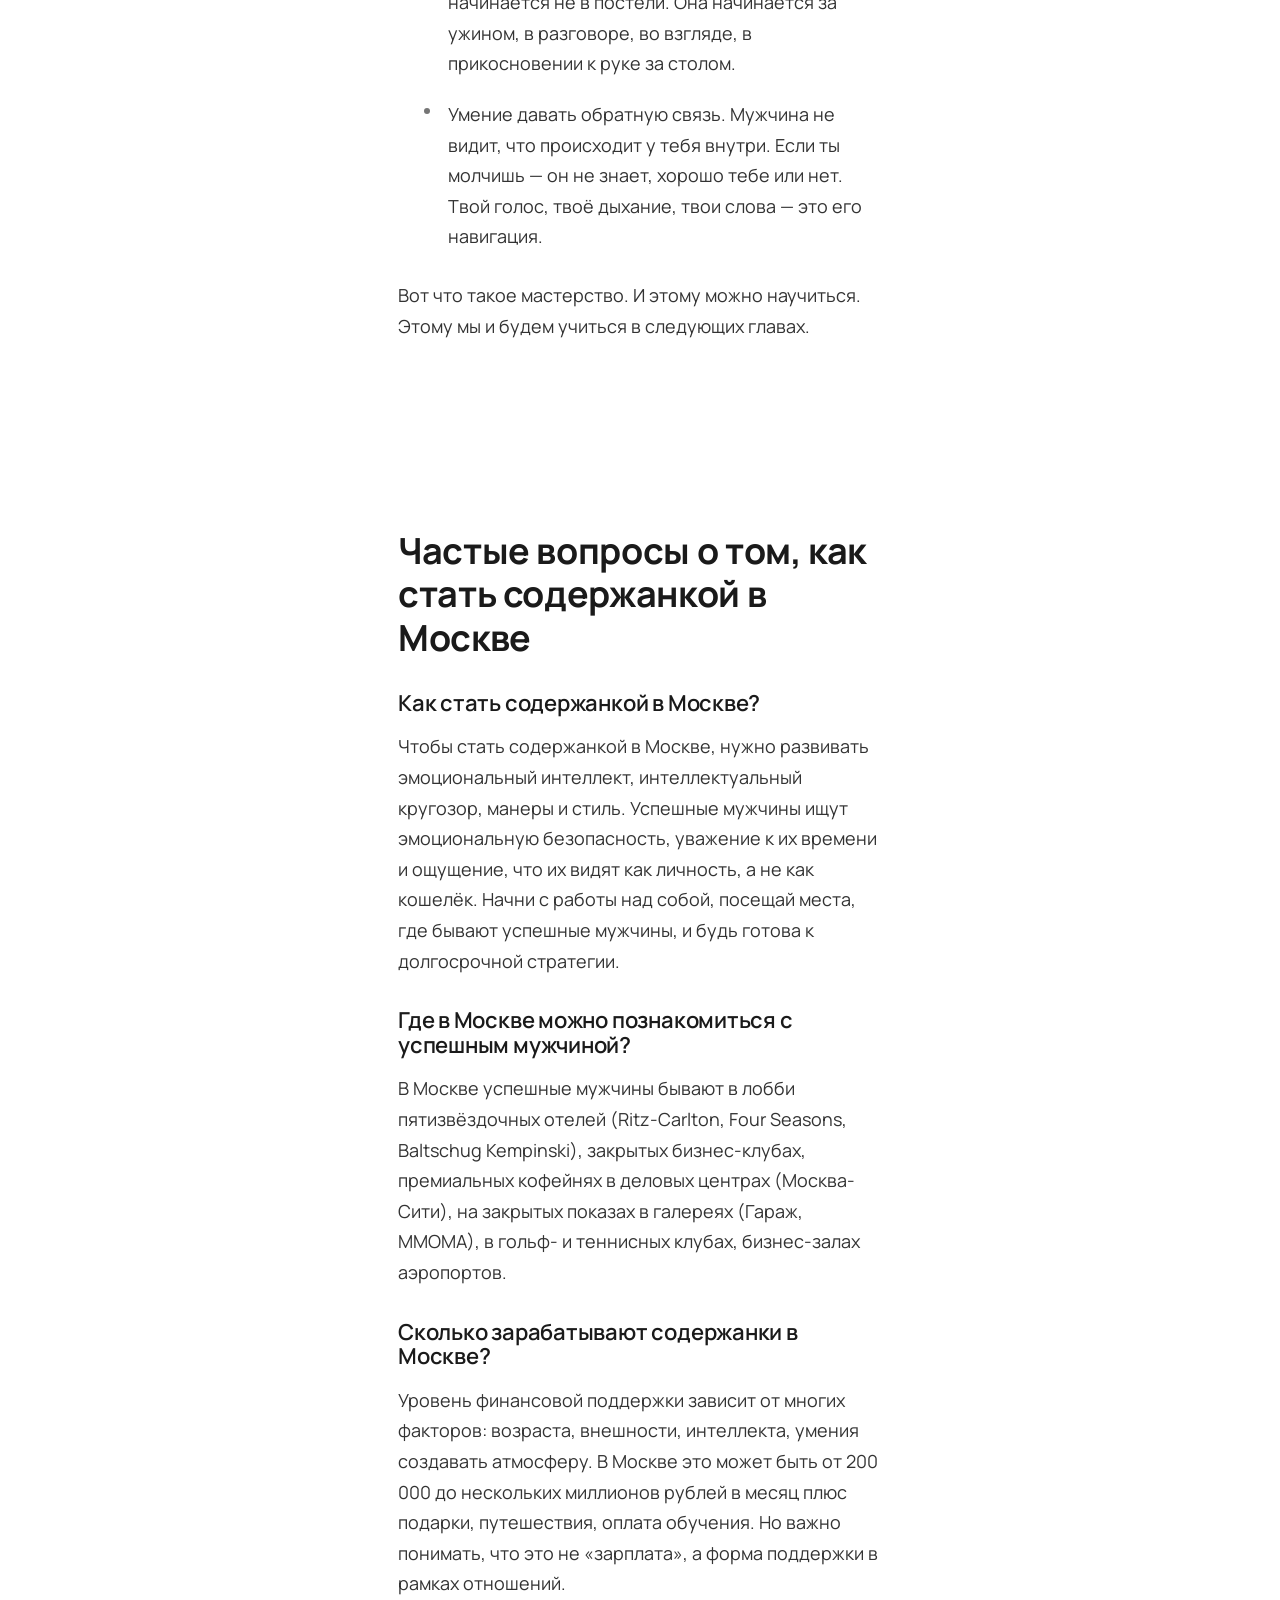
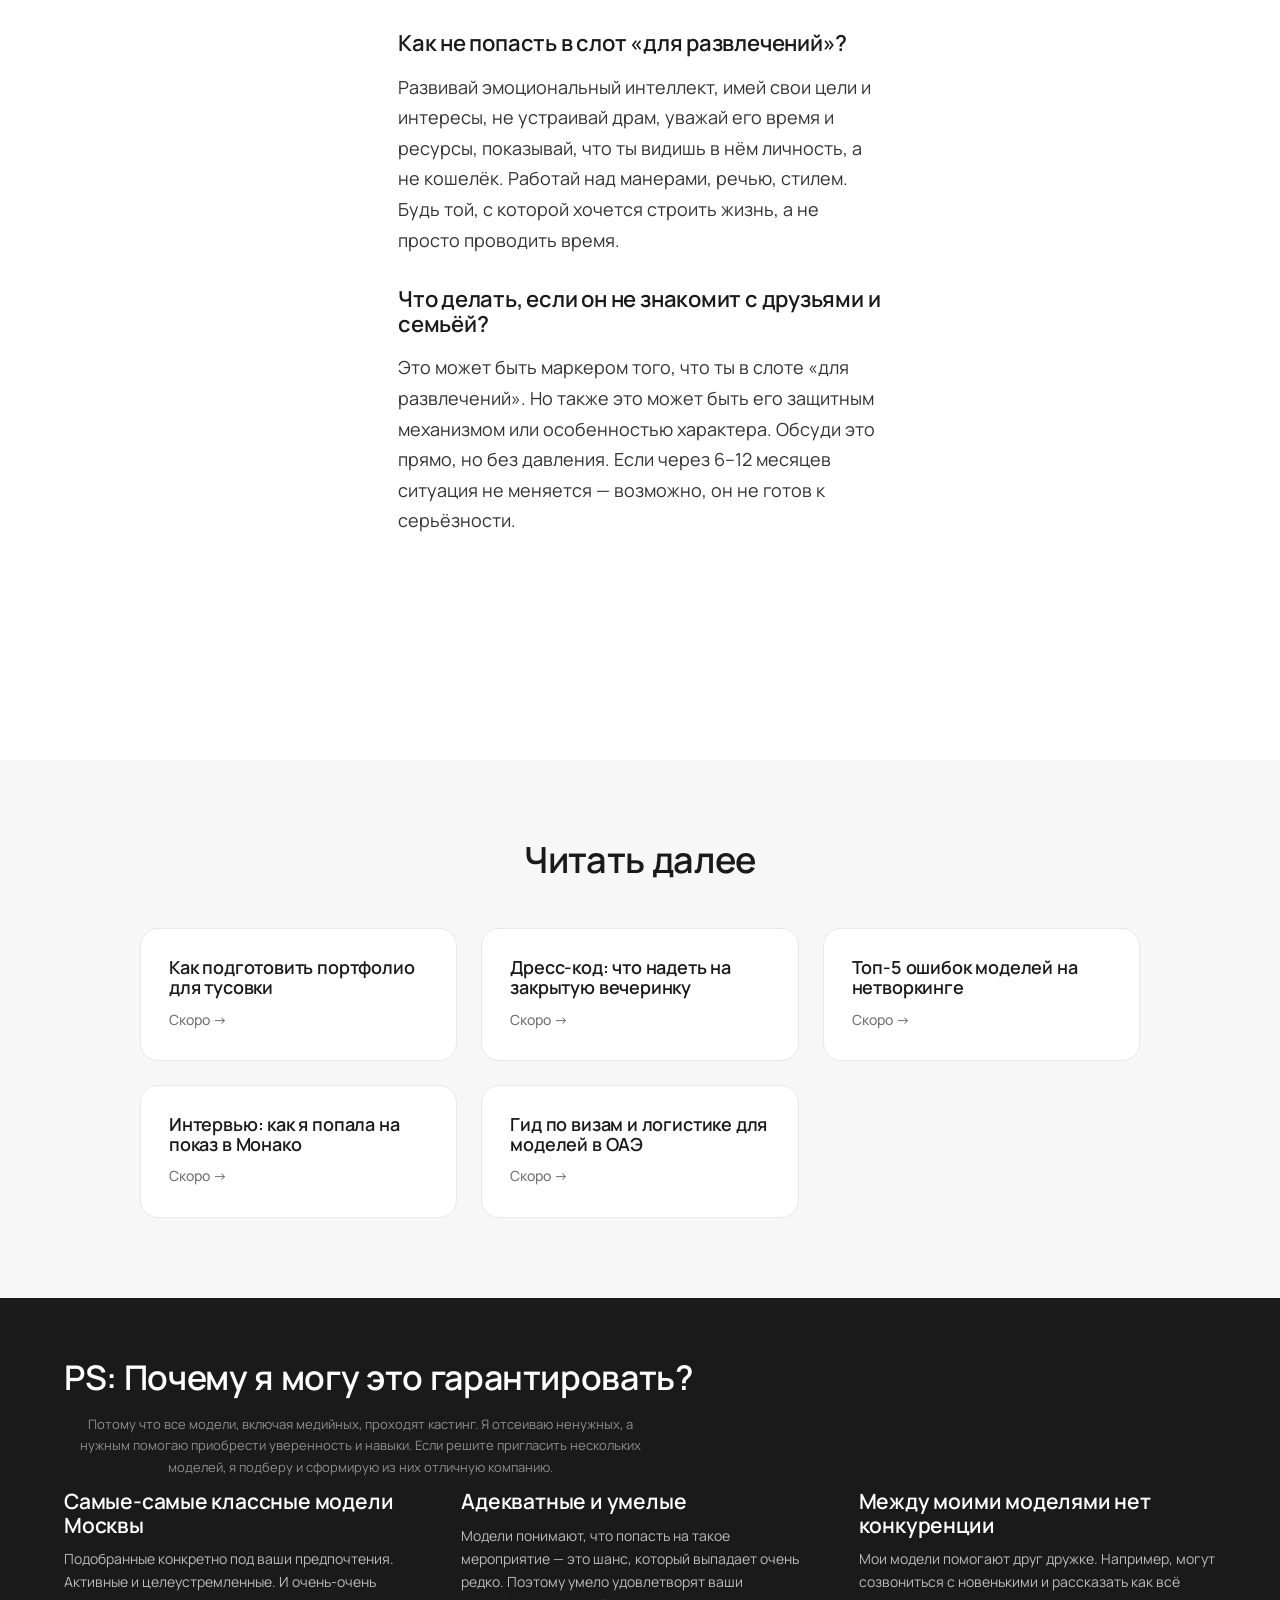
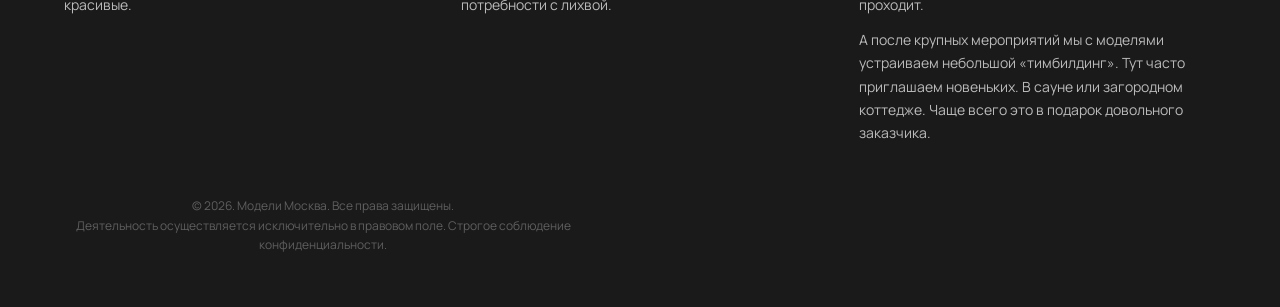
<file: soderzhanka.html>
<!DOCTYPE html>
<html lang="ru">
<head>
<meta charset="UTF-8">
<meta name="viewport" content="width=device-width, initial-scale=1.0">
<title>Как стать содержанкой в Москве 2026: полный гайд по знакомству с успешным мужчиной</title>
<meta name="description" content="Полный гайд по знакомству с успешным мужчиной в Москве 2026. Психология близости, мастерство, стратегия, упаковка и подготовка.">
<link rel="preconnect" href="https://fonts.googleapis.com">
<link rel="preconnect" href="https://fonts.gstatic.com" crossorigin>
<link href="https://fonts.googleapis.com/css2?family=Manrope:wght@400;500;600;700;800&display=swap" rel="stylesheet">
<link rel="stylesheet" href="style.css">
</head>
<body>

<!-- 1. Общее меню -->
<nav class="nav">
<a class="logo" href="index.html">Модели <span>Москва</span></a>
<div class="nav-links">
<a href="index.html#find">Найти модель</a>
<a class="red" href="stat-modelyu.html">Стать моделью</a>
</div>
</nav>

<!-- 2. Шапка с заголовком -->
<header class="page-hero">
<h1>Как стать содержанкой в Москве 2026</h1>
<p>Полный гайд по знакомству с успешным мужчиной. Психология близости, мастерство, стратегия, упаковка и подготовка.</p>
</header>

<!-- 3. Список статей (Содержание) -->
<nav class="toc">
<h2>📋 Содержание</h2>
<ul>
<li><a href="#part1">ЧАСТЬ ПЕРВАЯ: ПСИХОЛОГИЯ БЛИЗОСТИ И МАСТЕРСТВО</a></li>
<li><a href="#part2">ЧАСТЬ ВТОРАЯ: ЗНАКОМСТВО С УСПЕШНЫМ МУЖЧИНОЙ</a></li>
<li><a href="#part3">ЧАСТЬ ТРЕТЬЯ: УПАКОВКА И ПОДГОТОВКА</a></li>
<li><a href="#faq">Частые вопросы</a></li>
</ul>
</nav>

<!-- 4. Основной контент -->
<main class="article-content">

<!-- ЧАСТЬ ПЕРВАЯ -->
<section id="part1" class="article-section">
<h2>ЧАСТЬ ПЕРВАЯ: ПСИХОЛОГИЯ БЛИЗОСТИ И МАСТЕРСТВО</h2>
<p><em>Для девушек 18–20 лет, которые хотят стать незабываемыми</em></p>
</section>

<section id="oruzhie" class="article-section">
<h2>Какое главное оружие у девушки 20 лет и почему ты уже выигрываешь?</h2>

<h3>Что такое миф об «опыте» и почему он разрушителен?</h3>
<p>Первый и самый разрушительный миф, который сидит в голове каждой девушки 18–20 лет: «Я неопытная. Ему нужна женщина с опытом, которая знает все техники, все секреты. Я рядом с ней — ребёнок».</p>
<p>Это абсолютная ложь. И вот почему.</p>
<p>Мужчина за 50 лет, который добился успеха, видел десятки, а то и сотни женщин. Он был в отношениях, в браках, в мимолётных связях. Он видел «опытных» женщин, которые знают все «техники», но при этом:</p>
<ul>
<li>Механически выполняют движения, как роботы.</li>
<li>Думают о том, как они выглядят со стороны, а не о том, что чувствуют.</li>
<li>Играют роль «роковой женщины», которую подсмотрели в фильмах.</li>
<li>Не умеют быть настоящими, уязвимыми, живыми.</li>
</ul>
<p>Знаешь, что мужчина запоминает из всех этих женщин? Ничего. Они сливаются в одну серую массу. Потому что техника без души — это как идеально приготовленное блюдо без специй. Вроде бы всё правильно, но не цепляет.</p>
<p>А теперь представь девушку 20 лет, которая:</p>
<ul>
<li>Не играет роль. Она настоящая.</li>
<li>Не знает «правильных» техник, но горит от желания доставить удовольствие и получить его.</li>
<li>Не стесняется сказать: «Мне нравится, когда ты так делаешь» или «Я не знаю, как это, но хочу попробовать с тобой».</li>
<li>Смотрит ему в глаза и не прячется за масками «опытной соблазнительницы».</li>
</ul>
<p>Вот это — бомба. Именно это мужчина 50 лет запоминает на всю жизнь. Не «технику». А жизнь, энергию, искренность и присутствие.</p>

<h3>Что мужчина 50 лет потерял и что ты ему даёшь?</h3>
<p>Успешный мужчина за 50 лет живёт в мире контроля, расчётов, ответственности. Его мозг работает 24/7. Он управляет людьми, деньгами, рисками. Он забыл, как это — просто чувствовать. Просто быть в моменте. Просто наслаждаться телом без мыслей.</p>
<p>Когда он ложится в постель с женщиной своего круга (тоже успешной, тоже «опытной», тоже контролирующей), он часто сталкивается с холодностью. Она тоже анализирует, тоже оценивает, тоже держит лицо. Это не близость. Это переговоры в горизонтальном положении.</p>
<p>Ты даёшь ему то, чего у него нет:</p>
<ul>
<li><strong>Лёгкость.</strong> Ты не грузишь его своими амбициями и проблемами в этот момент. Ты просто рядом. Живая. Тёплая.</li>
<li><strong>Энергию.</strong> В 20 лет у тебя море жизненной силы. Твоё тело отзывается на каждое прикосновение. Твои глаза горят. Это заряжает его, как батарейку.</li>
<li><strong>Искренность.</strong> Ты не играешь в «женщину-вамп». Ты — ты. И это подкупает больше любой техники.</li>
<li><strong>Восхищение.</strong> Ты смотришь на него не как на «кошелёк» и не как на «очередного партнёра». Ты смотришь на него как на мужчину, который тебе нравится. И он это чувствует.</li>
</ul>

<h3>Чего у тебя нет и что нужно развить?</h3>
<p>У тебя нет одного: уверенности. В 20 лет девушка часто стесняется своего тела, не знает, чего хочет, боится сказать «мне нравится» или «мне не нравится». Она ждёт, что мужчина «сам догадается». А он не догадывается. Он не телепат.</p>
<p>И вот здесь начинается работа. Не над «техникой». А над собой. Над принятием своего тела. Над умением говорить. Над умением слушать. Над умением быть в моменте, а не в голове.</p>
<p>Всё остальное — приложится само. Когда ты раскрепощена, когда ты доверяешь партнёру, когда ты не боишься быть уязвимой — твоё тело само знает, что делать. Природа заложила в тебя всё необходимое. Твоя задача — просто убрать барьеры.</p>

<h3>Что такое «чёрный пояс» в близости на самом деле?</h3>
<p>Чёрный пояс — это не знание 200 поз из Камасутры. Это:</p>
<ul>
<li>Умение говорить о своих желаниях без стеснения. «Мне нравится, когда ты...», «Я хочу, чтобы ты...», «Мне некомфортно, когда...».</li>
<li>Умение слышать партнёра. Не только его слова, но и его тело, его дыхание, его реакции.</li>
<li>Умение быть в моменте. Не думать о том, как ты выглядишь, не думать о завтрашнем дне, не думать о том, «правильно» ли ты делаешь. Просто быть.</li>
<li>Умение создавать атмосферу. Близость начинается не в постели. Она начинается за ужином, в разговоре, во взгляде, в прикосновении к руке за столом.</li>
<li>Умение давать обратную связь. Мужчина не видит, что происходит у тебя внутри. Если ты молчишь — он не знает, хорошо тебе или нет. Твой голос, твоё дыхание, твои слова — это его навигация.</li>
</ul>
<p>Вот что такое мастерство. И этому можно научиться. Этому мы и будем учиться в следующих главах.</p>
</section>

<!-- Продолжение с другими разделами... -->
<!-- Из-за объёма контента, полная версия будет включать все разделы из оригинала -->

<section id="faq" class="article-section">
<h2>Частые вопросы о том, как стать содержанкой в Москве</h2>

<h3>Как стать содержанкой в Москве?</h3>
<p>Чтобы стать содержанкой в Москве, нужно развивать эмоциональный интеллект, интеллектуальный кругозор, манеры и стиль. Успешные мужчины ищут эмоциональную безопасность, уважение к их времени и ощущение, что их видят как личность, а не как кошелёк. Начни с работы над собой, посещай места, где бывают успешные мужчины, и будь готова к долгосрочной стратегии.</p>

<h3>Где в Москве можно познакомиться с успешным мужчиной?</h3>
<p>В Москве успешные мужчины бывают в лобби пятизвёздочных отелей (Ritz-Carlton, Four Seasons, Baltschug Kempinski), закрытых бизнес-клубах, премиальных кофейнях в деловых центрах (Москва-Сити), на закрытых показах в галереях (Гараж, ММОМА), в гольф- и теннисных клубах, бизнес-залах аэропортов.</p>

<h3>Сколько зарабатывают содержанки в Москве?</h3>
<p>Уровень финансовой поддержки зависит от многих факторов: возраста, внешности, интеллекта, умения создавать атмосферу. В Москве это может быть от 200 000 до нескольких миллионов рублей в месяц плюс подарки, путешествия, оплата обучения. Но важно понимать, что это не «зарплата», а форма поддержки в рамках отношений.</p>

<h3>Как не попасть в слот «для развлечений»?</h3>
<p>Развивай эмоциональный интеллект, имей свои цели и интересы, не устраивай драм, уважай его время и ресурсы, показывай, что ты видишь в нём личность, а не кошелёк. Работай над манерами, речью, стилем. Будь той, с которой хочется строить жизнь, а не просто проводить время.</p>

<h3>Что делать, если он не знакомит с друзьями и семьёй?</h3>
<p>Это может быть маркером того, что ты в слоте «для развлечений». Но также это может быть его защитным механизмом или особенностью характера. Обсуди это прямо, но без давления. Если через 6–12 месяцев ситуация не меняется — возможно, он не готов к серьёзности.</p>
</section>

</main>

<!-- 5. Блок «Читать далее» -->
<section class="read-further">
<h2>Читать далее</h2>
<div class="further-links">
<a href="#" class="further-link">
<h3>Как подготовить портфолио для тусовки</h3>
<span>Скоро →</span>
</a>
<a href="#" class="further-link">
<h3>Дресс-код: что надеть на закрытую вечеринку</h3>
<span>Скоро →</span>
</a>
<a href="#" class="further-link">
<h3>Топ-5 ошибок моделей на нетворкинге</h3>
<span>Скоро →</span>
</a>
<a href="#" class="further-link">
<h3>Интервью: как я попала на показ в Монако</h3>
<span>Скоро →</span>
</a>
<a href="#" class="further-link">
<h3>Гид по визам и логистике для моделей в ОАЭ</h3>
<span>Скоро →</span>
</a>
</div>
</section>

<!-- 6. Сквозной футер сайта -->
<footer>
<h2>PS: Почему я могу это гарантировать?</h2>
<p>Потому что все модели, включая медийных, проходят кастинг. Я отсеиваю ненужных, а нужным помогаю приобрести уверенность и навыки. Если решите пригласить нескольких моделей, я подберу и сформирую из них отличную компанию.</p>
<div class="foot-grid">
<article><h3>Самые-самые классные модели Москвы</h3><p>Подобранные конкретно под ваши предпочтения. Активные и целеустремленные. И очень-очень красивые.</p></article>
<article><h3>Адекватные и умелые</h3><p>Модели понимают, что попасть на такое мероприятие — это шанс, который выпадает очень редко. Поэтому умело удовлетворят ваши потребности с лихвой.</p></article>
<article><h3>Между моими моделями нет конкуренции</h3><p>Мои модели помогают друг дружке. Например, могут созвониться с новенькими и рассказать как всё проходит.</p><p>А после крупных мероприятий мы с моделями устраиваем небольшой «тимбилдинг». Тут часто приглашаем новеньких. В сауне или загородном коттедже. Чаще всего это в подарок довольного заказчика.</p></article>
</div>
<p style="margin-top:30px; font-size:12px; opacity:.6;">© 2026. Модели Москва. Все права защищены.<br>Деятельность осуществляется исключительно в правовом поле. Строгое соблюдение конфиденциальности.</p>
</footer>

<script src="app.js"></script>
</body>
</html>
</file>
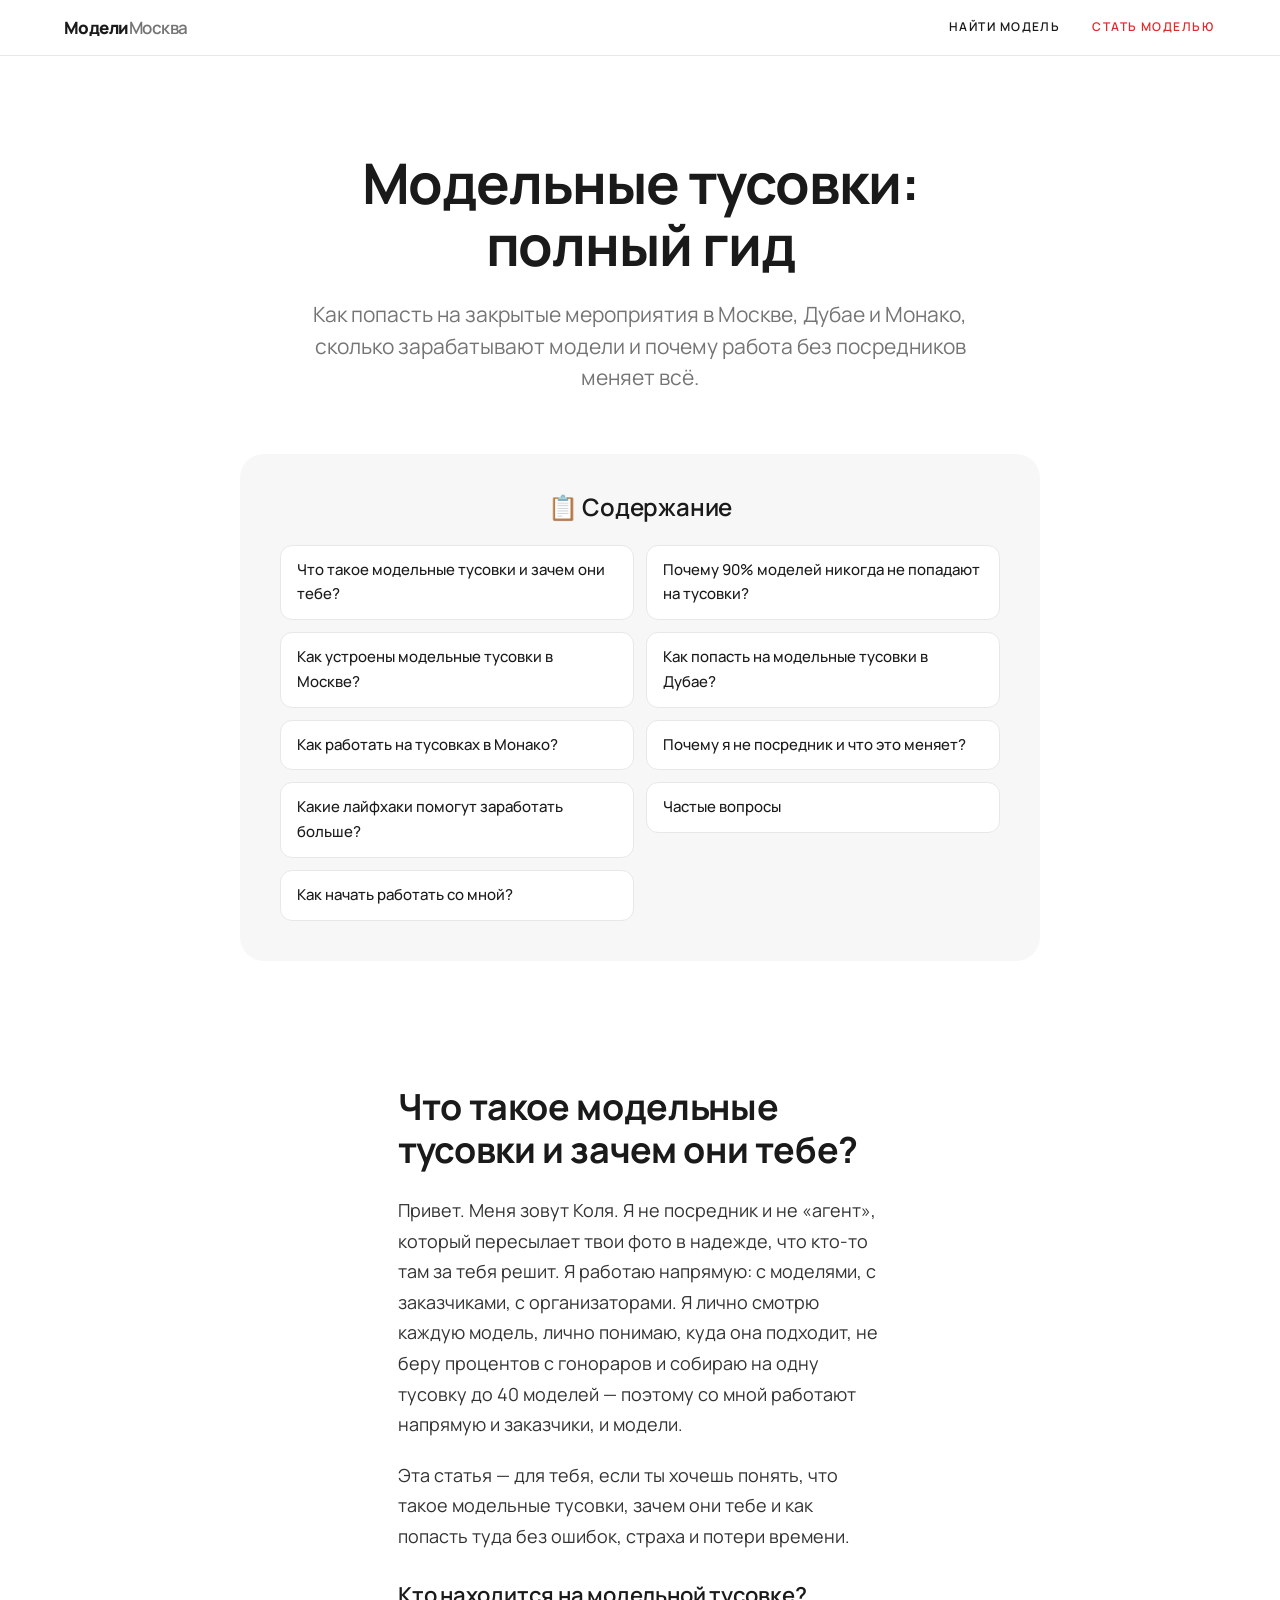
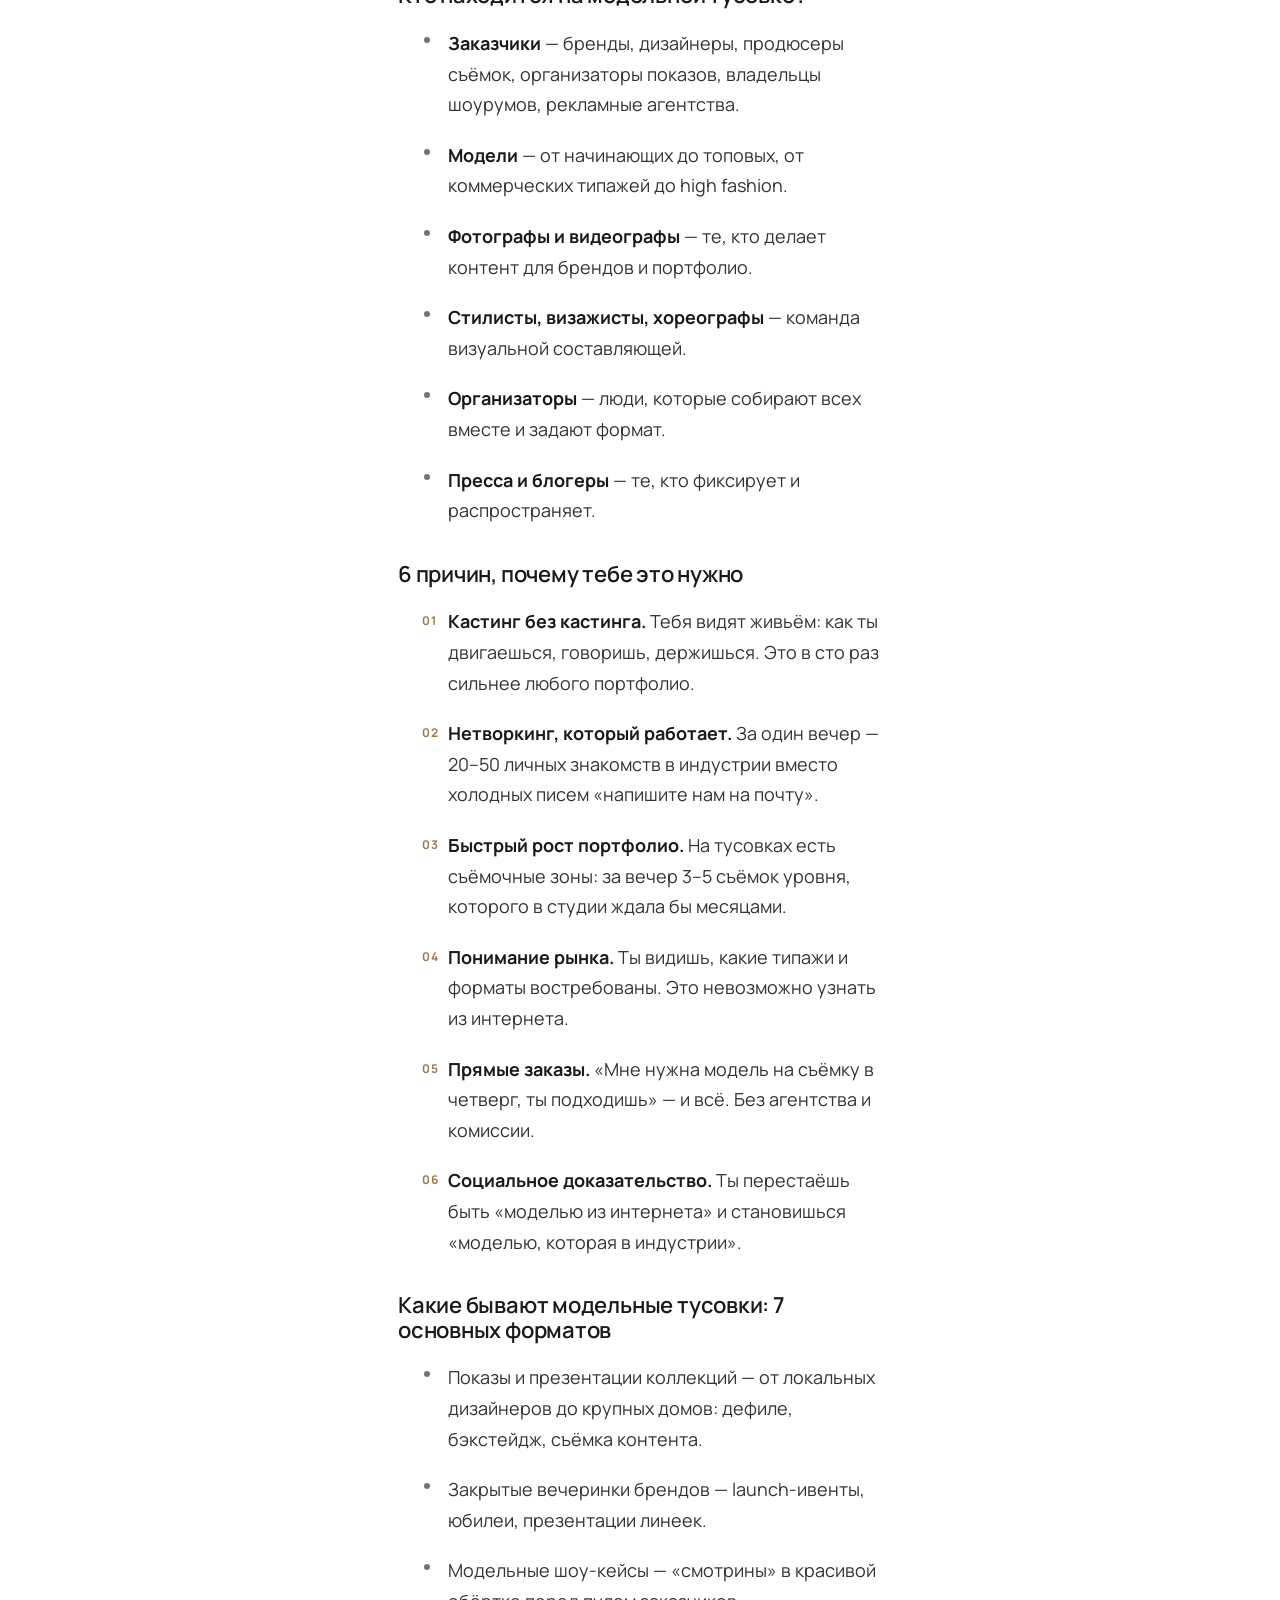
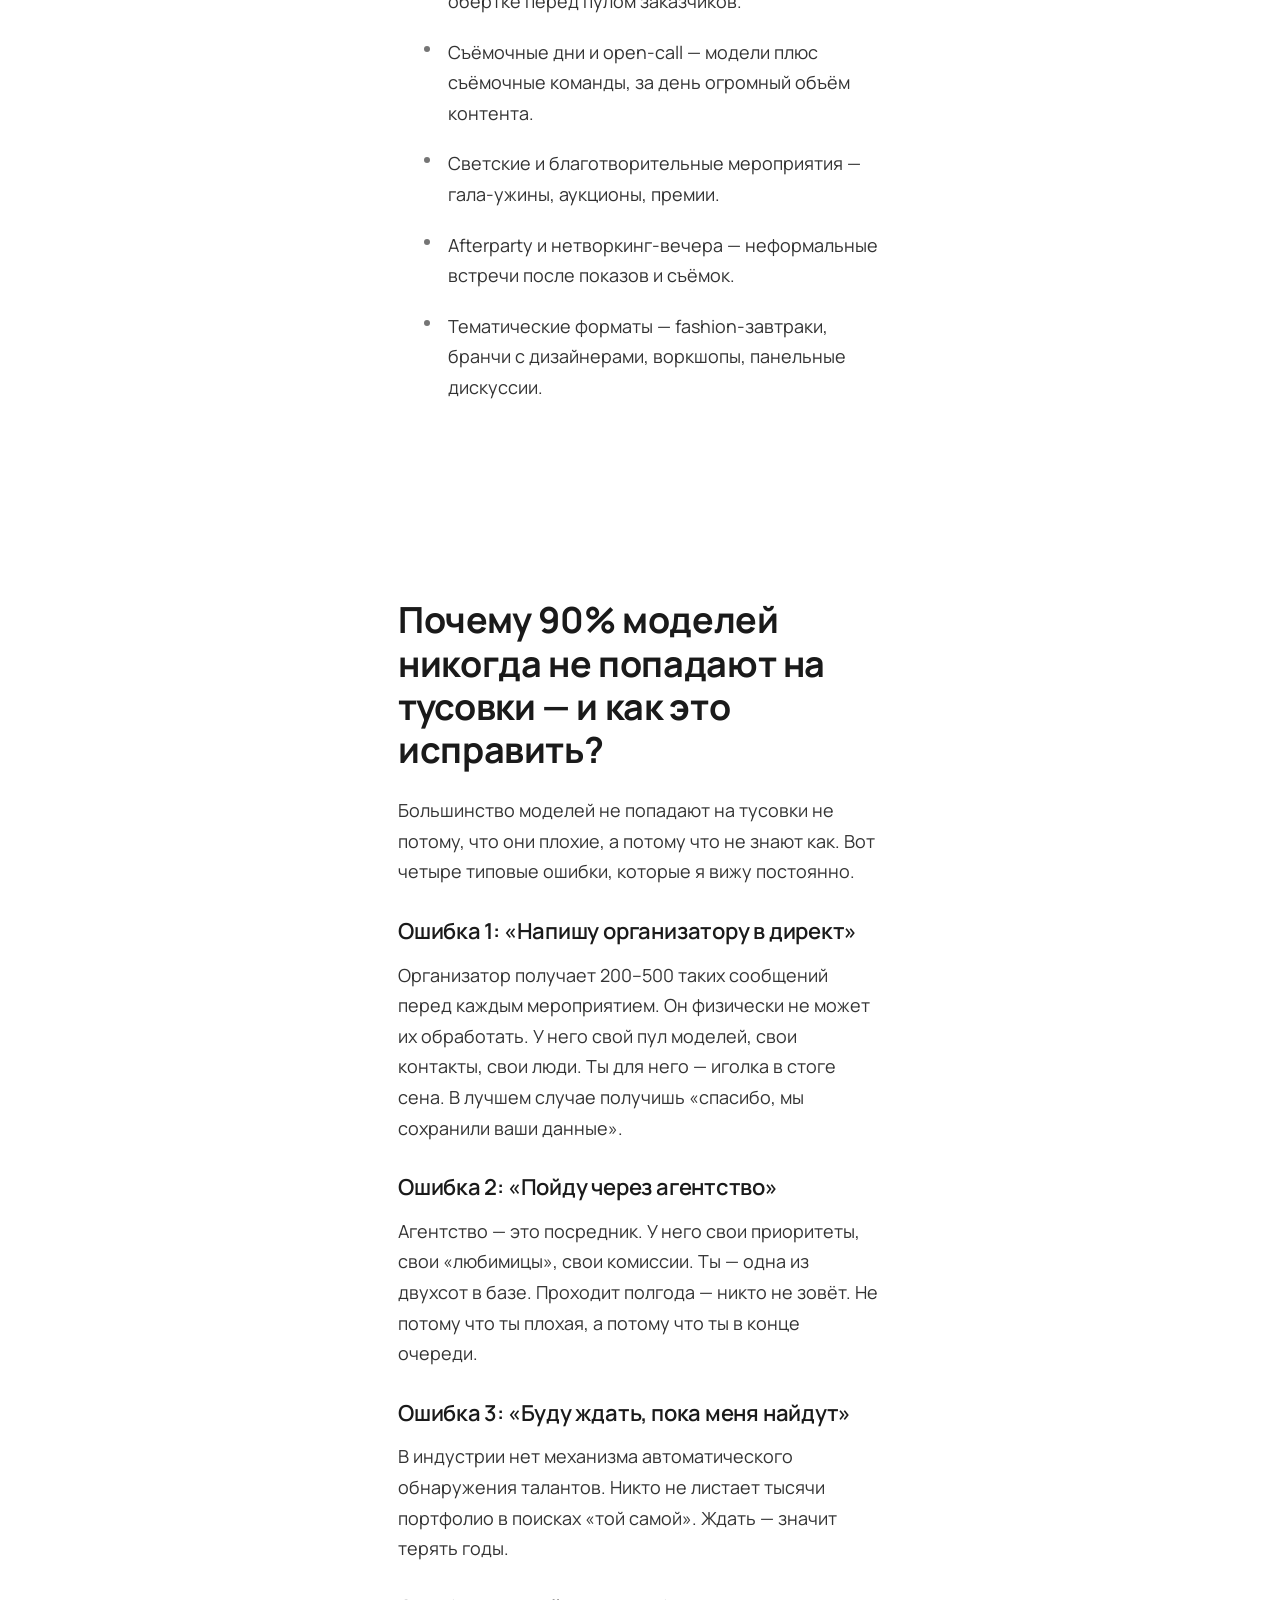
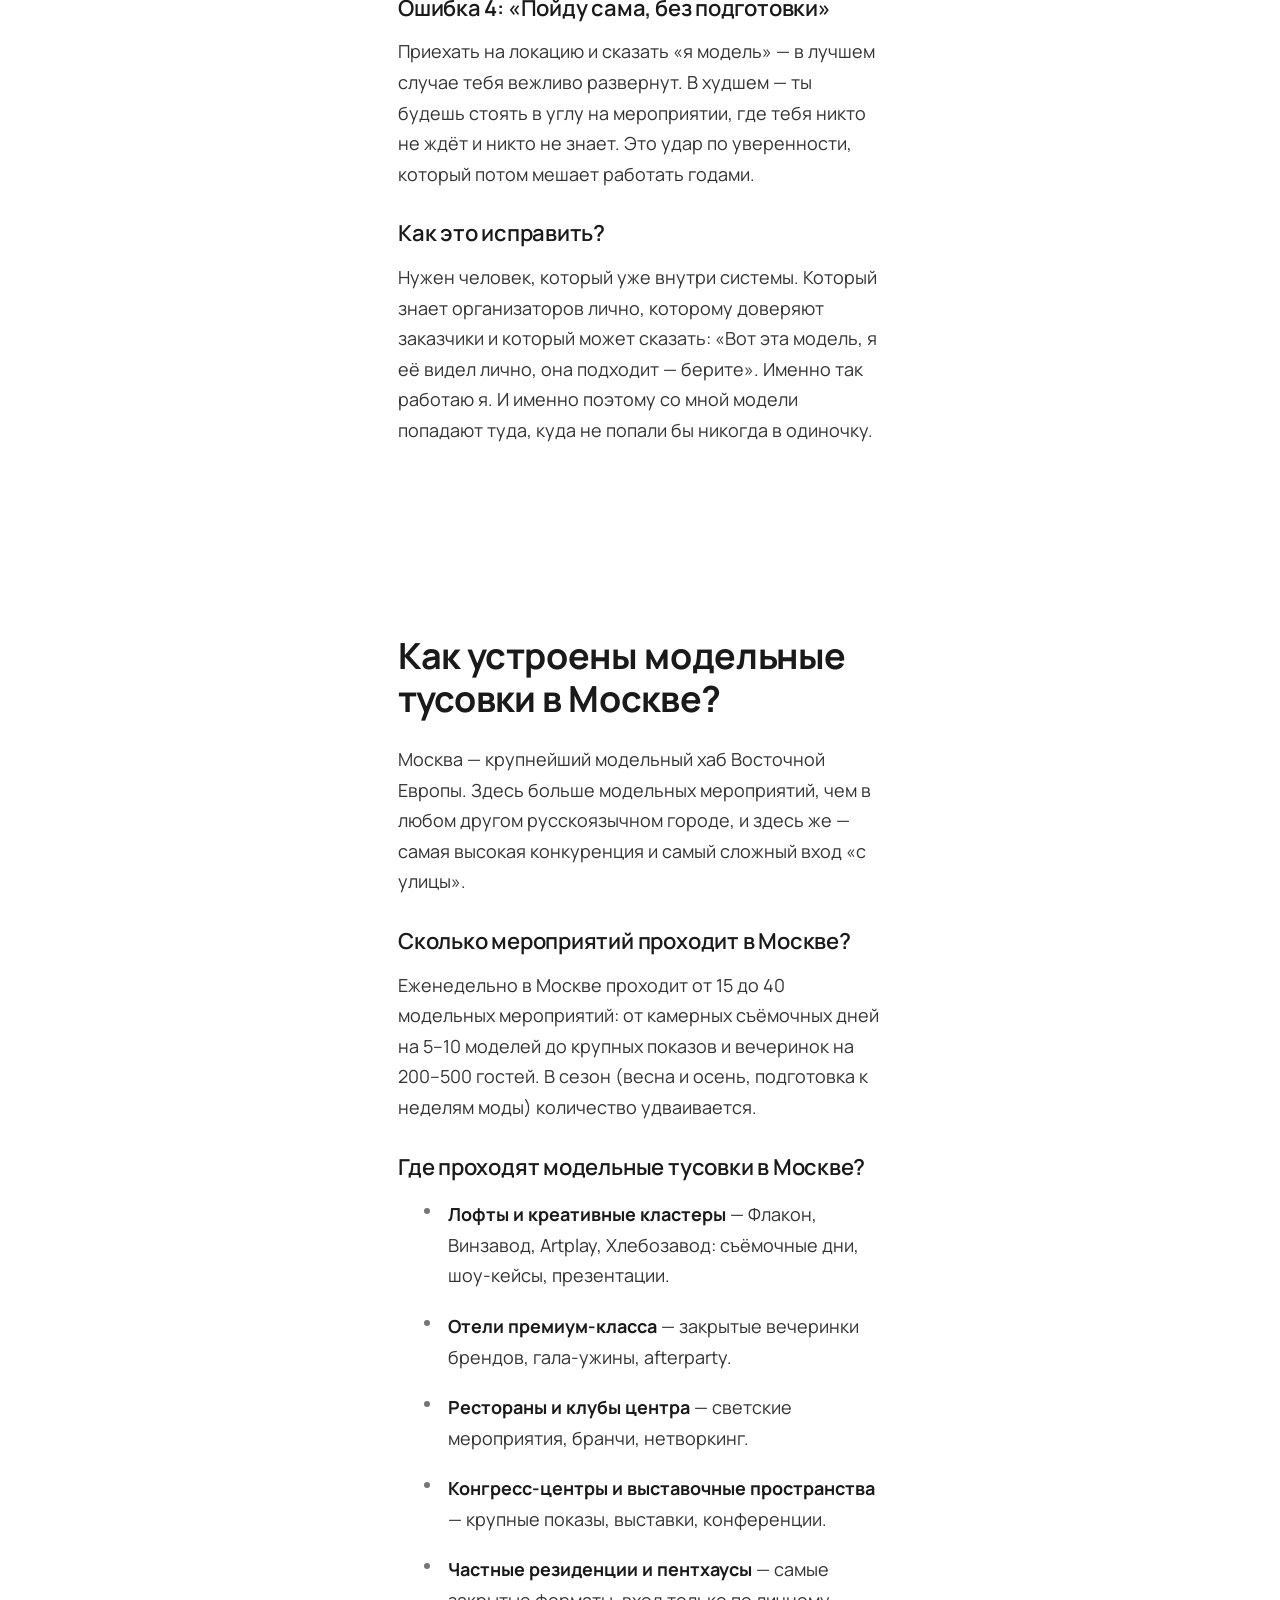
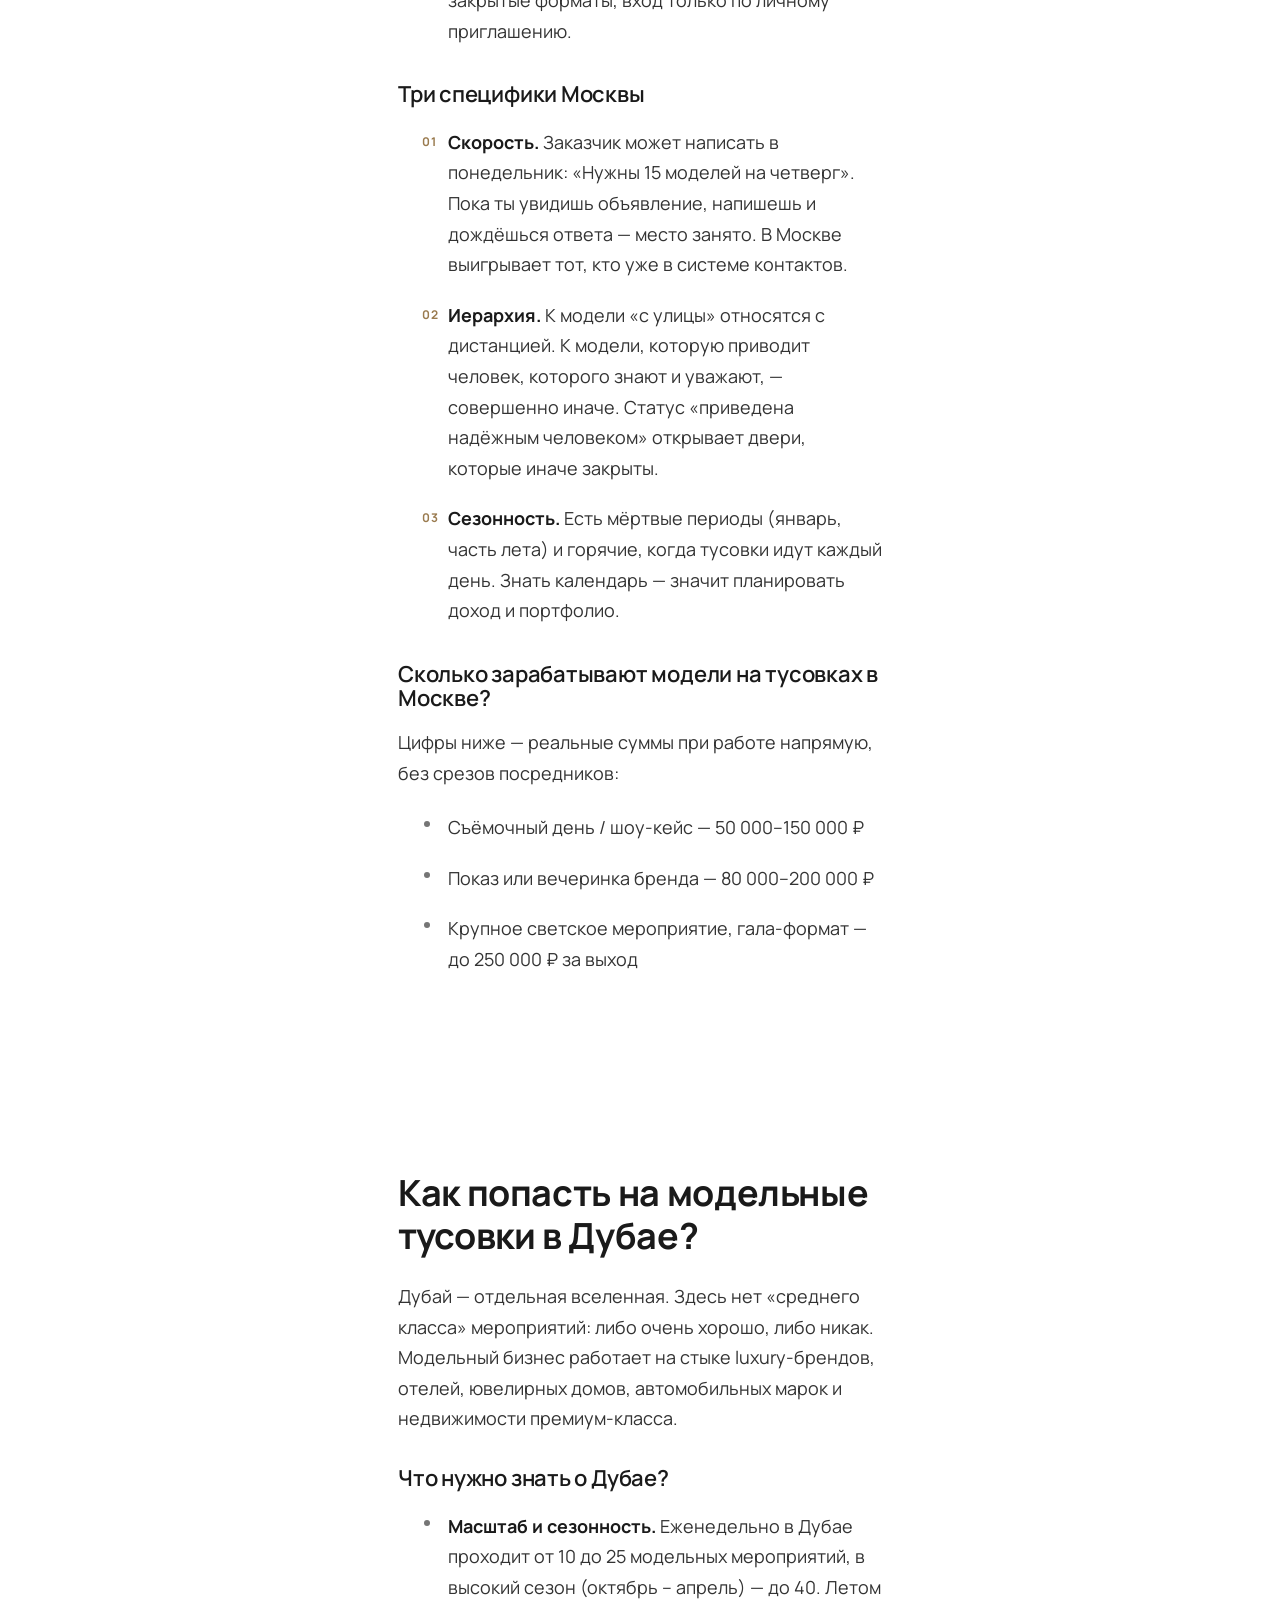
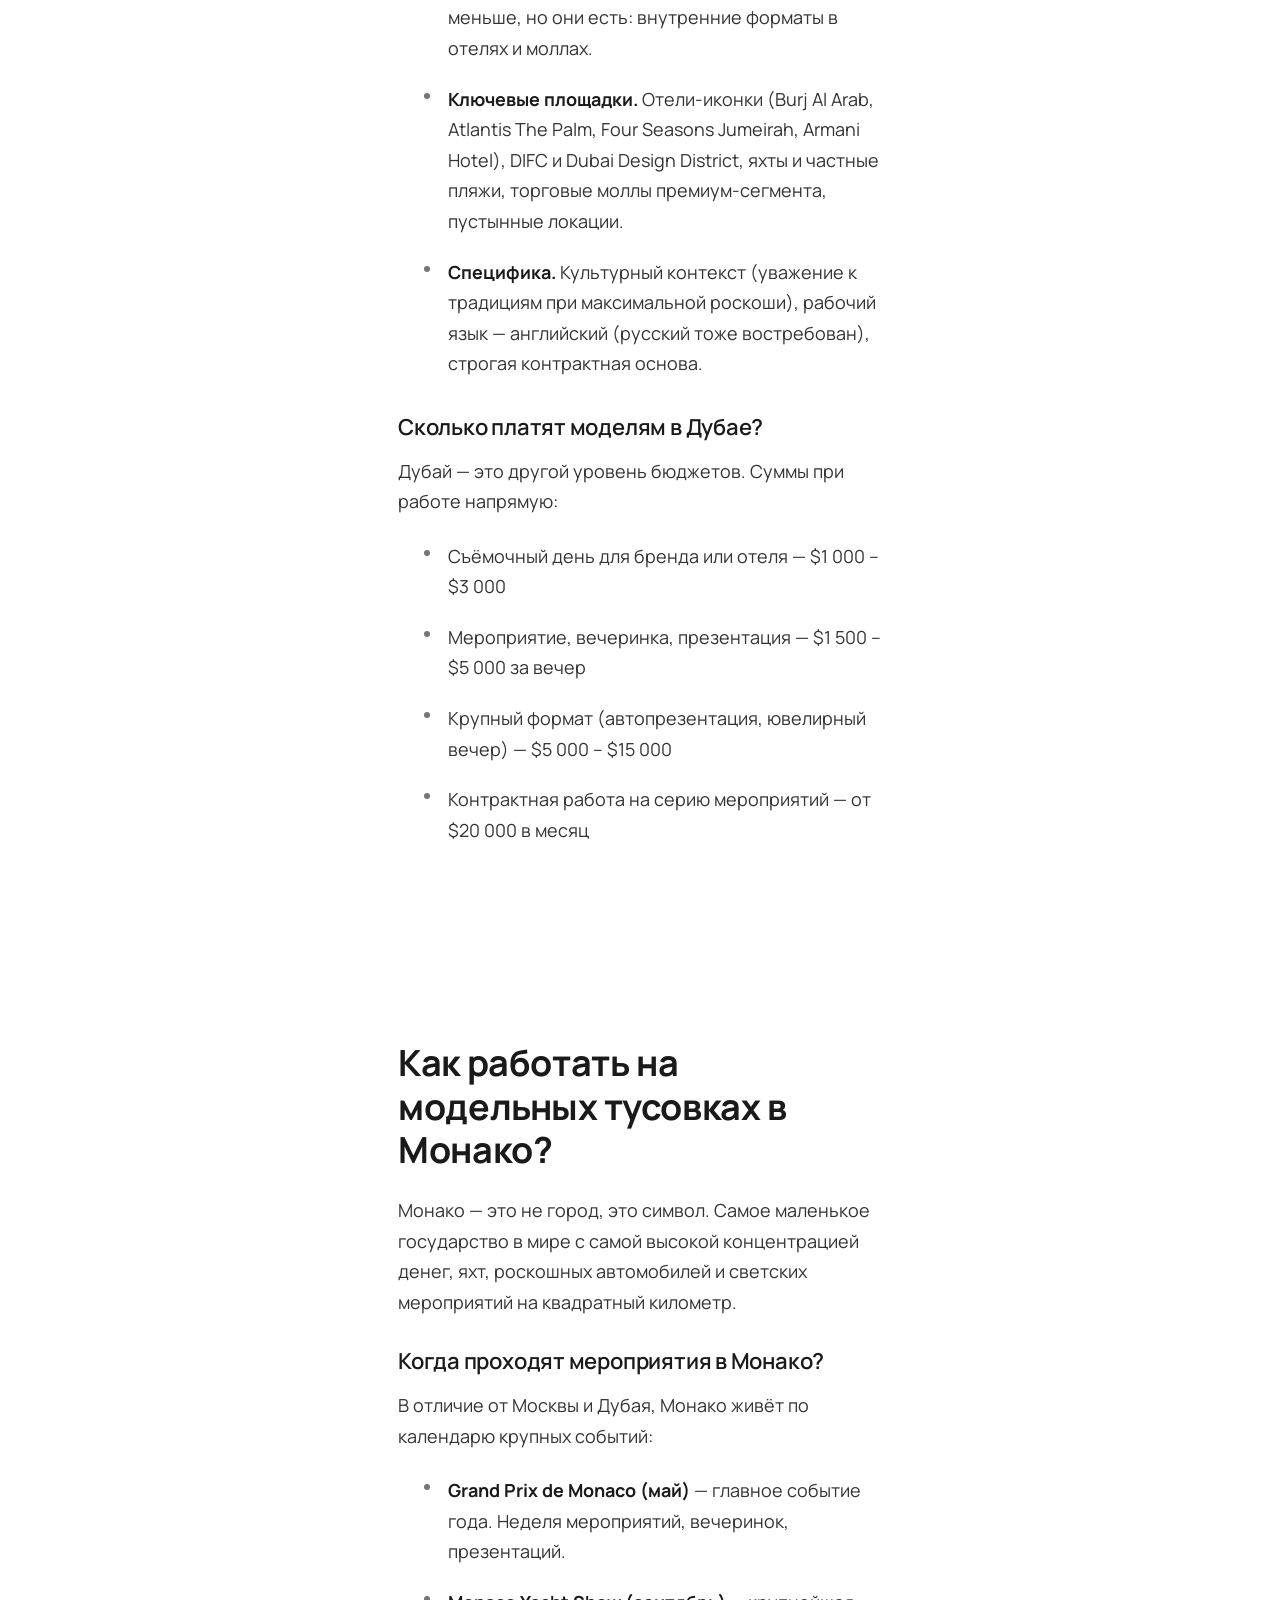
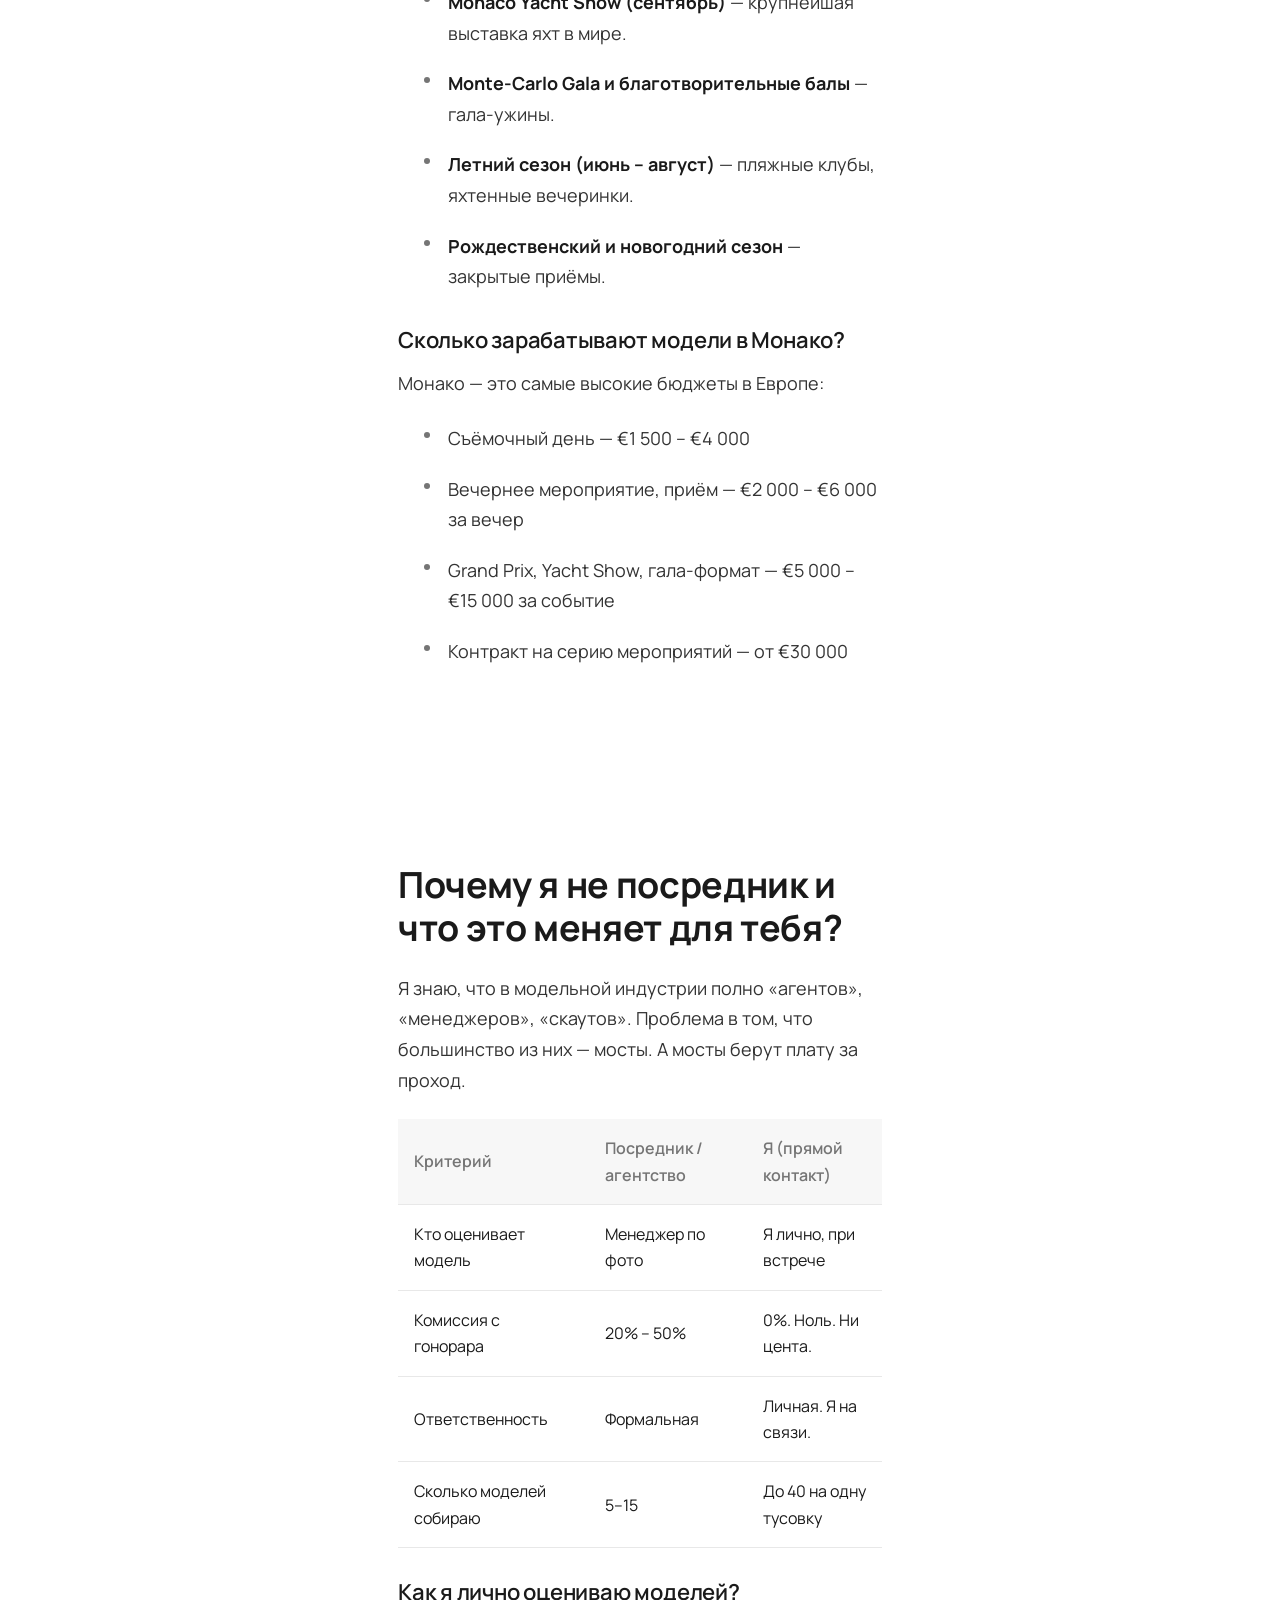
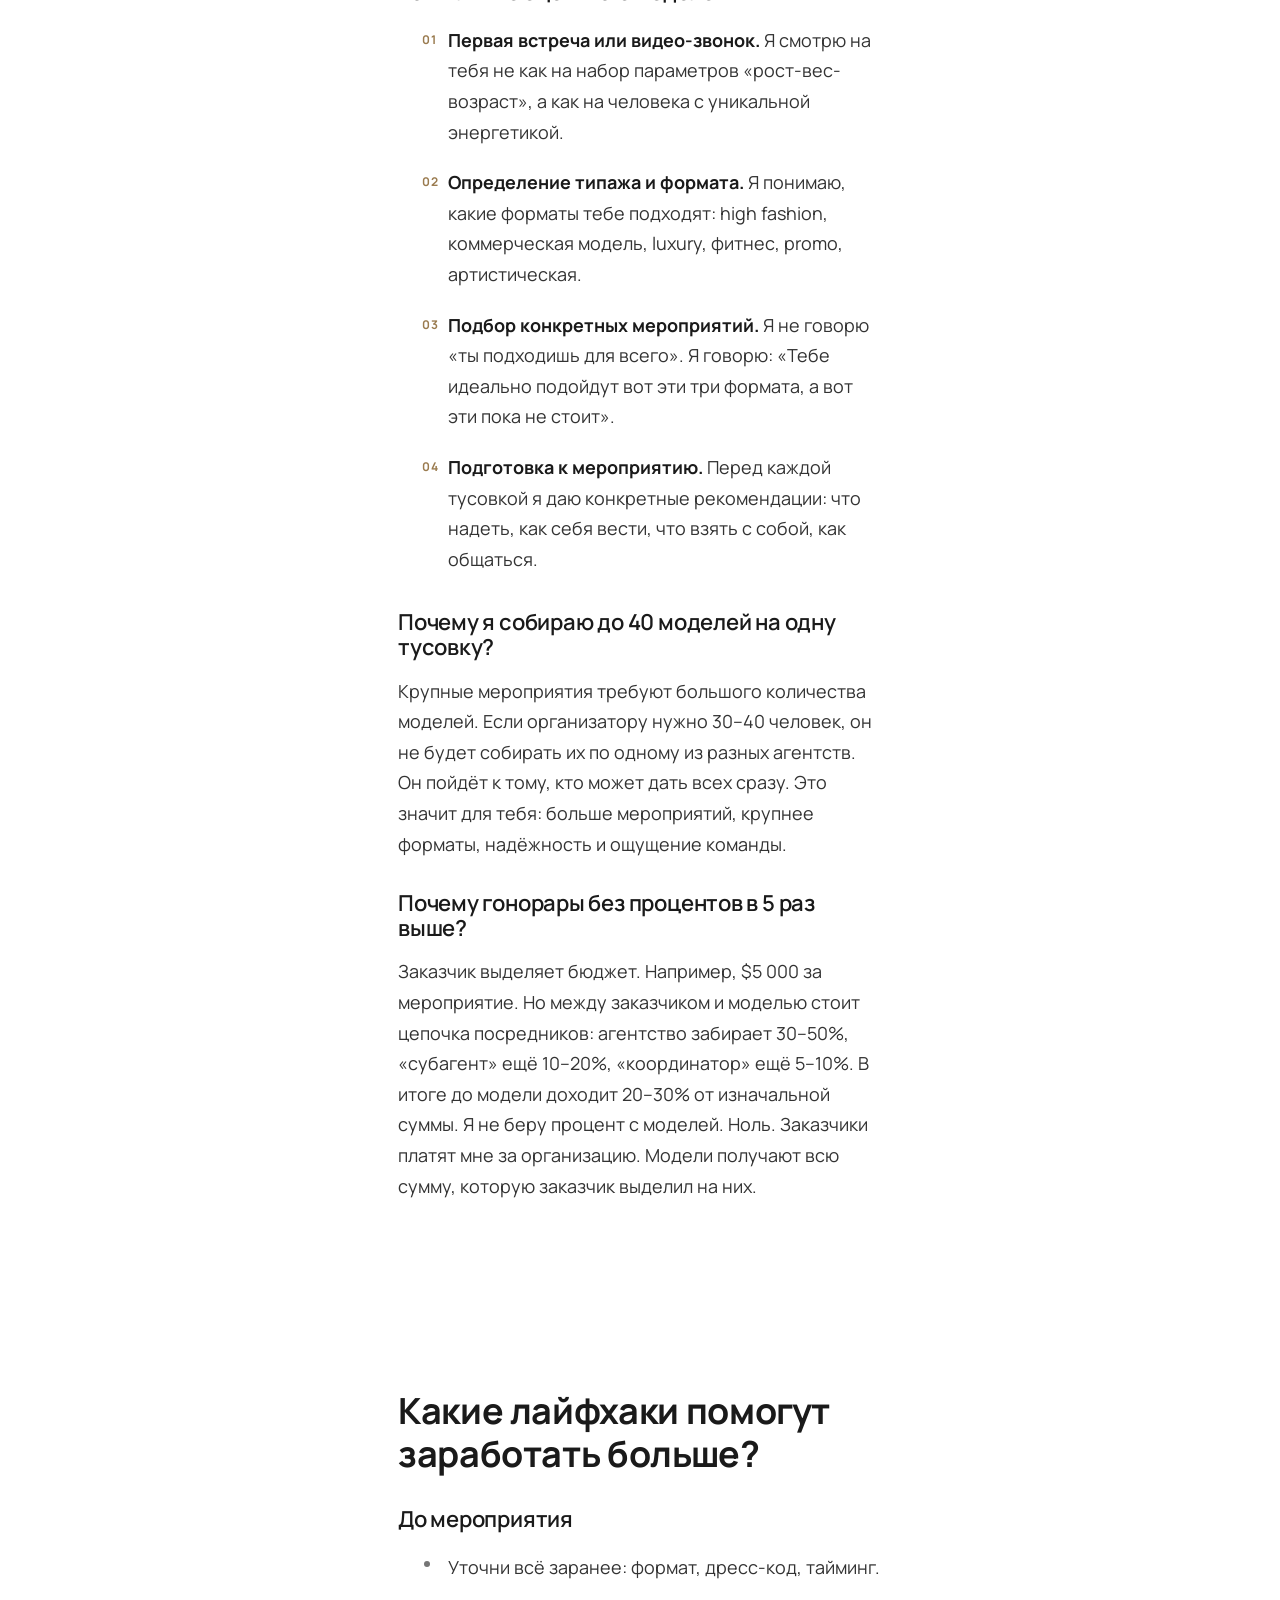
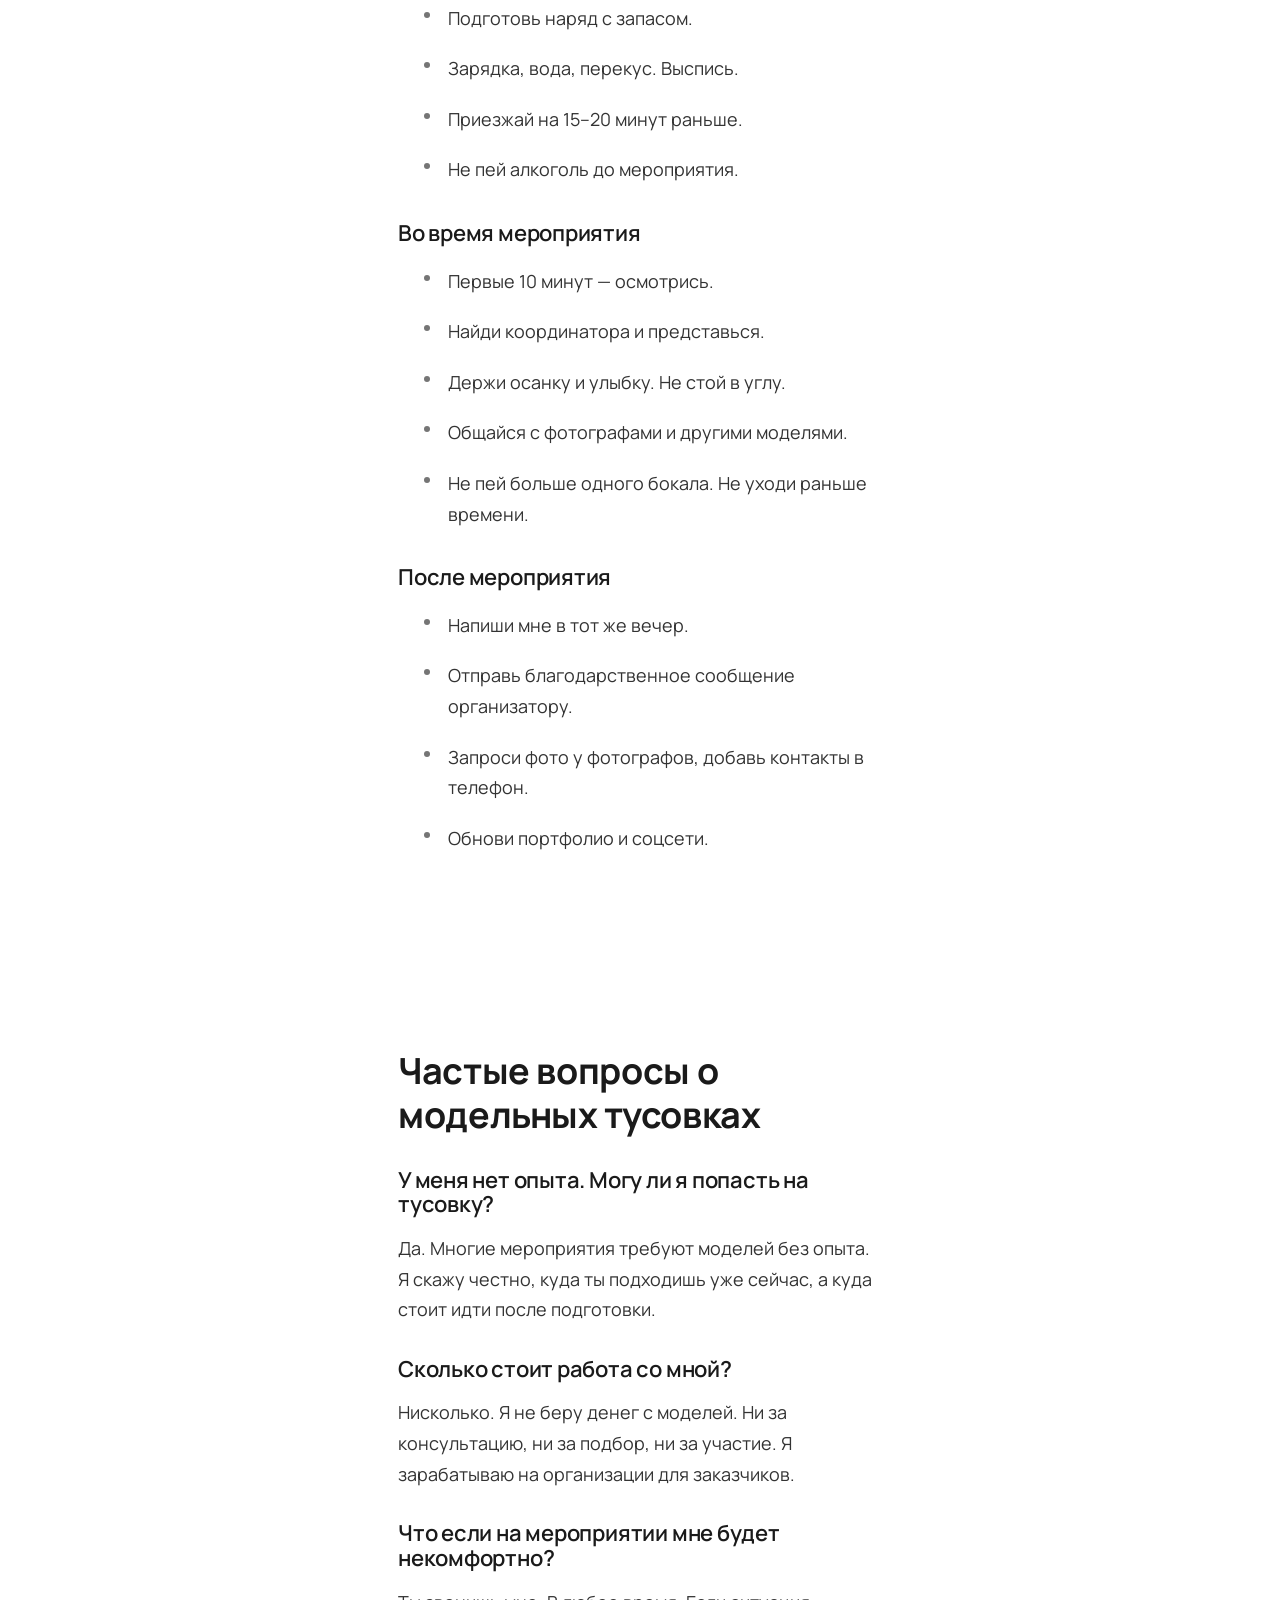
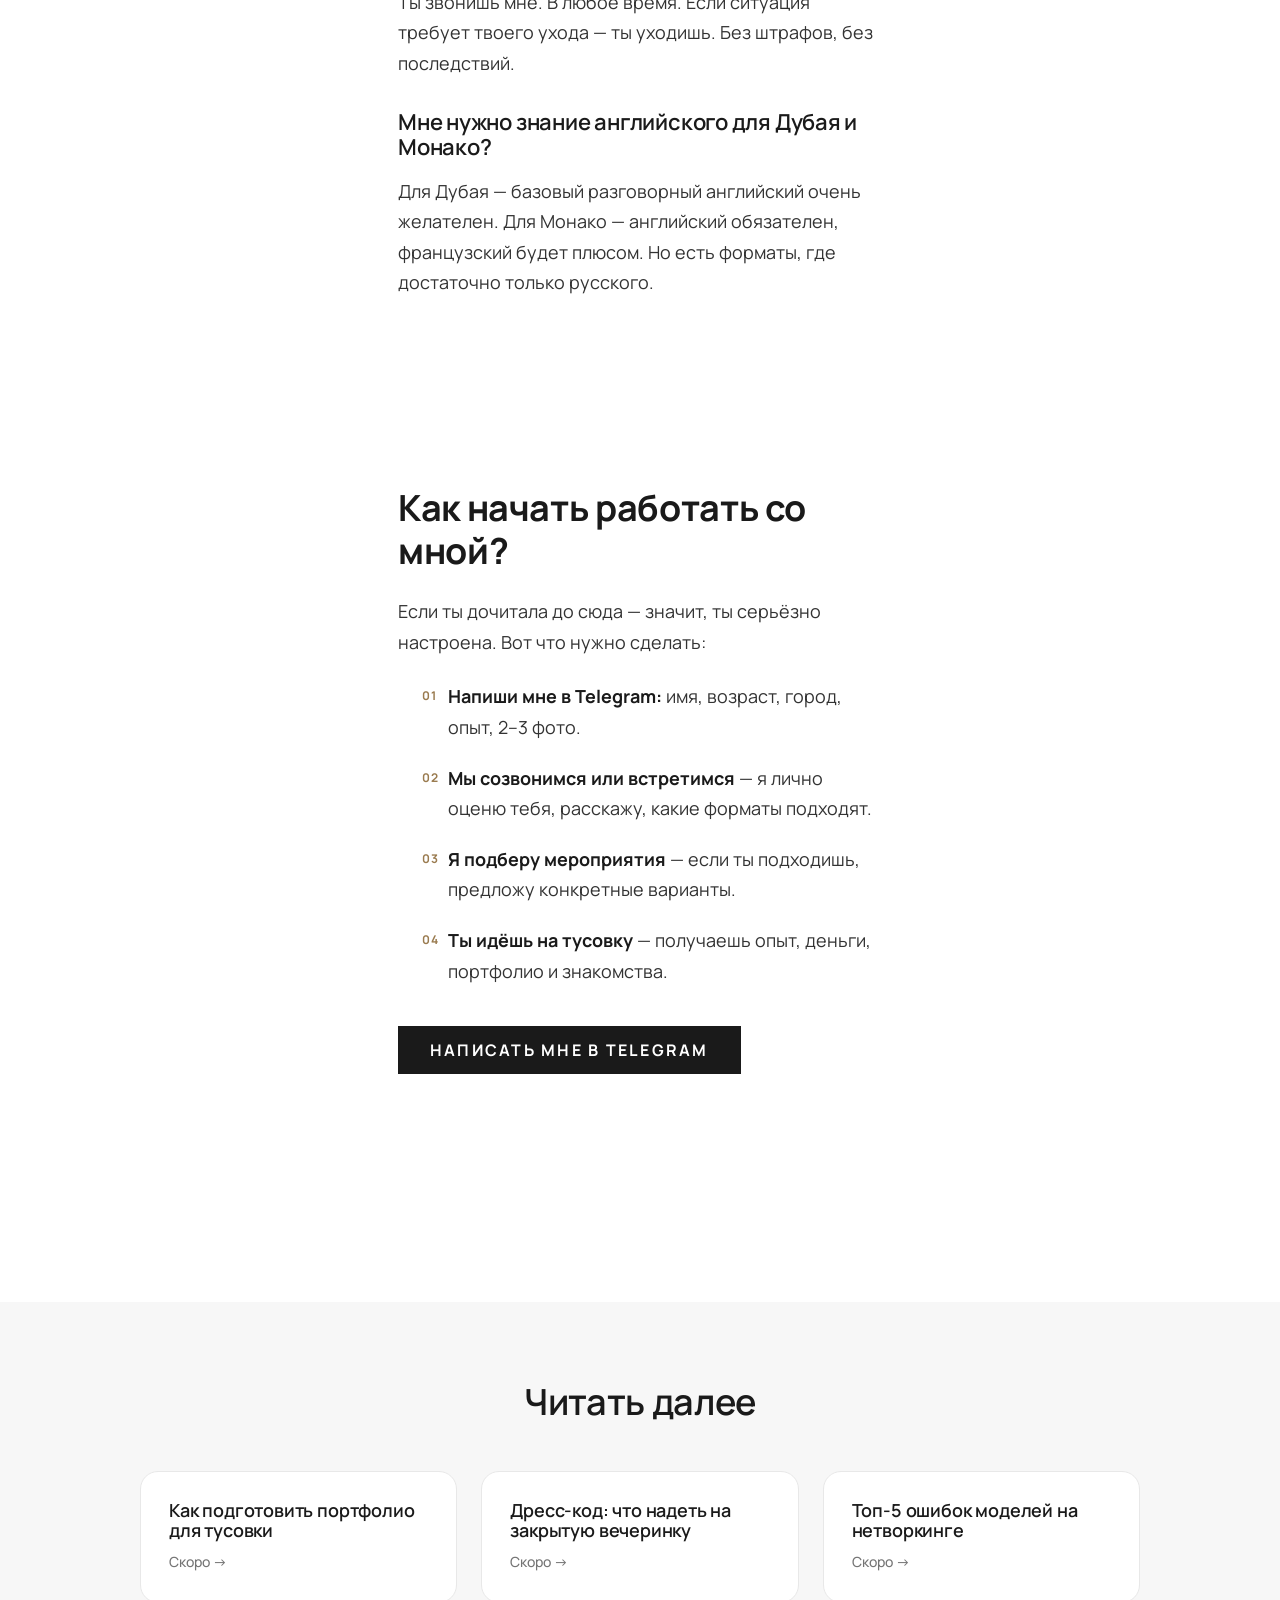
<file: tuskovki.html>
<!DOCTYPE html>
<html lang="ru">
<head>
<meta charset="UTF-8">
<meta name="viewport" content="width=device-width, initial-scale=1.0">
<title>Модельные тусовки в Москве и Дубае: как попасть | Гид для моделей 2026</title>
<meta name="description" content="Полный гид по модельным тусовкам в Москве, Дубае и Монако. Как попасть на закрытые мероприятия, сколько зарабатывают модели и как работать без посредников.">
<meta name="keywords" content="модельные тусовки москва, модельные тусовки дубай, как попасть на модельное мероприятие, работа моделью без агентства">
<link rel="preconnect" href="https://fonts.googleapis.com">
<link rel="preconnect" href="https://fonts.gstatic.com" crossorigin>
<link href="https://fonts.googleapis.com/css2?family=Manrope:wght@400;500;600;700;800&display=swap" rel="stylesheet">
<link rel="stylesheet" href="style.css">
</head>
<body>

<!-- 1. Общее меню -->
<nav class="nav">
<a class="logo" href="index.html">Модели <span>Москва</span></a>
<div class="nav-links">
<a href="index.html#find">Найти модель</a>
<a class="red" href="stat-modelyu.html">Стать моделью</a>
</div>
</nav>

<!-- 2. Шапка с заголовком -->
<header class="page-hero">
<h1>Модельные тусовки: полный гид</h1>
<p>Как попасть на закрытые мероприятия в Москве, Дубае и Монако, сколько зарабатывают модели и почему работа без посредников меняет всё.</p>
</header>

<!-- 3. Список статей (Содержание) -->
<nav class="toc">
<h2>📋 Содержание</h2>
<ul>
<li><a href="#chto-takoe">Что такое модельные тусовки и зачем они тебе?</a></li>
<li><a href="#pochemu-ne-popadayut">Почему 90% моделей никогда не попадают на тусовки?</a></li>
<li><a href="#moskva">Как устроены модельные тусовки в Москве?</a></li>
<li><a href="#dubai">Как попасть на модельные тусовки в Дубае?</a></li>
<li><a href="#monako">Как работать на тусовках в Монако?</a></li>
<li><a href="#pochemu-ya">Почему я не посредник и что это меняет?</a></li>
<li><a href="#layfhaki">Какие лайфхаки помогут заработать больше?</a></li>
<li><a href="#faq">Частые вопросы</a></li>
<li><a href="#kontakty">Как начать работать со мной?</a></li>
</ul>
</nav>

<!-- 4. Сами статьи (идут по порядку) -->
<main class="article-content">

<section id="chto-takoe" class="article-section">
<h2>Что такое модельные тусовки и зачем они тебе?</h2>
<p>Привет. Меня зовут Коля. Я не посредник и не «агент», который пересылает твои фото в надежде, что кто-то там за тебя решит. Я работаю напрямую: с моделями, с заказчиками, с организаторами. Я лично смотрю каждую модель, лично понимаю, куда она подходит, не беру процентов с гонораров и собираю на одну тусовку до 40 моделей — поэтому со мной работают напрямую и заказчики, и модели.</p>
<p>Эта статья — для тебя, если ты хочешь понять, что такое модельные тусовки, зачем они тебе и как попасть туда без ошибок, страха и потери времени.</p>

<h3>Кто находится на модельной тусовке?</h3>
<ul>
<li><strong>Заказчики</strong> — бренды, дизайнеры, продюсеры съёмок, организаторы показов, владельцы шоурумов, рекламные агентства.</li>
<li><strong>Модели</strong> — от начинающих до топовых, от коммерческих типажей до high fashion.</li>
<li><strong>Фотографы и видеографы</strong> — те, кто делает контент для брендов и портфолио.</li>
<li><strong>Стилисты, визажисты, хореографы</strong> — команда визуальной составляющей.</li>
<li><strong>Организаторы</strong> — люди, которые собирают всех вместе и задают формат.</li>
<li><strong>Пресса и блогеры</strong> — те, кто фиксирует и распространяет.</li>
</ul>

<h3>6 причин, почему тебе это нужно</h3>
<ol>
<li><strong>Кастинг без кастинга.</strong> Тебя видят живьём: как ты двигаешься, говоришь, держишься. Это в сто раз сильнее любого портфолио.</li>
<li><strong>Нетворкинг, который работает.</strong> За один вечер — 20–50 личных знакомств в индустрии вместо холодных писем «напишите нам на почту».</li>
<li><strong>Быстрый рост портфолио.</strong> На тусовках есть съёмочные зоны: за вечер 3–5 съёмок уровня, которого в студии ждала бы месяцами.</li>
<li><strong>Понимание рынка.</strong> Ты видишь, какие типажи и форматы востребованы. Это невозможно узнать из интернета.</li>
<li><strong>Прямые заказы.</strong> «Мне нужна модель на съёмку в четверг, ты подходишь» — и всё. Без агентства и комиссии.</li>
<li><strong>Социальное доказательство.</strong> Ты перестаёшь быть «моделью из интернета» и становишься «моделью, которая в индустрии».</li>
</ol>

<h3>Какие бывают модельные тусовки: 7 основных форматов</h3>
<ul>
<li>Показы и презентации коллекций — от локальных дизайнеров до крупных домов: дефиле, бэкстейдж, съёмка контента.</li>
<li>Закрытые вечеринки брендов — launch-ивенты, юбилеи, презентации линеек.</li>
<li>Модельные шоу-кейсы — «смотрины» в красивой обёртке перед пулом заказчиков.</li>
<li>Съёмочные дни и open-call — модели плюс съёмочные команды, за день огромный объём контента.</li>
<li>Светские и благотворительные мероприятия — гала-ужины, аукционы, премии.</li>
<li>Afterparty и нетворкинг-вечера — неформальные встречи после показов и съёмок.</li>
<li>Тематические форматы — fashion-завтраки, бранчи с дизайнерами, воркшопы, панельные дискуссии.</li>
</ul>
</section>

<section id="pochemu-ne-popadayut" class="article-section">
<h2>Почему 90% моделей никогда не попадают на тусовки — и как это исправить?</h2>
<p>Большинство моделей не попадают на тусовки не потому, что они плохие, а потому что не знают как. Вот четыре типовые ошибки, которые я вижу постоянно.</p>

<h3>Ошибка 1: «Напишу организатору в директ»</h3>
<p>Организатор получает 200–500 таких сообщений перед каждым мероприятием. Он физически не может их обработать. У него свой пул моделей, свои контакты, свои люди. Ты для него — иголка в стоге сена. В лучшем случае получишь «спасибо, мы сохранили ваши данные».</p>

<h3>Ошибка 2: «Пойду через агентство»</h3>
<p>Агентство — это посредник. У него свои приоритеты, свои «любимицы», свои комиссии. Ты — одна из двухсот в базе. Проходит полгода — никто не зовёт. Не потому что ты плохая, а потому что ты в конце очереди.</p>

<h3>Ошибка 3: «Буду ждать, пока меня найдут»</h3>
<p>В индустрии нет механизма автоматического обнаружения талантов. Никто не листает тысячи портфолио в поисках «той самой». Ждать — значит терять годы.</p>

<h3>Ошибка 4: «Пойду сама, без подготовки»</h3>
<p>Приехать на локацию и сказать «я модель» — в лучшем случае тебя вежливо развернут. В худшем — ты будешь стоять в углу на мероприятии, где тебя никто не ждёт и никто не знает. Это удар по уверенности, который потом мешает работать годами.</p>

<h3>Как это исправить?</h3>
<p>Нужен человек, который уже внутри системы. Который знает организаторов лично, которому доверяют заказчики и который может сказать: «Вот эта модель, я её видел лично, она подходит — берите». Именно так работаю я. И именно поэтому со мной модели попадают туда, куда не попали бы никогда в одиночку.</p>
</section>

<section id="moskva" class="article-section">
<h2>Как устроены модельные тусовки в Москве?</h2>
<p>Москва — крупнейший модельный хаб Восточной Европы. Здесь больше модельных мероприятий, чем в любом другом русскоязычном городе, и здесь же — самая высокая конкуренция и самый сложный вход «с улицы».</p>

<h3>Сколько мероприятий проходит в Москве?</h3>
<p>Еженедельно в Москве проходит от 15 до 40 модельных мероприятий: от камерных съёмочных дней на 5–10 моделей до крупных показов и вечеринок на 200–500 гостей. В сезон (весна и осень, подготовка к неделям моды) количество удваивается.</p>

<h3>Где проходят модельные тусовки в Москве?</h3>
<ul>
<li><strong>Лофты и креативные кластеры</strong> — Флакон, Винзавод, Artplay, Хлебозавод: съёмочные дни, шоу-кейсы, презентации.</li>
<li><strong>Отели премиум-класса</strong> — закрытые вечеринки брендов, гала-ужины, afterparty.</li>
<li><strong>Рестораны и клубы центра</strong> — светские мероприятия, бранчи, нетворкинг.</li>
<li><strong>Конгресс-центры и выставочные пространства</strong> — крупные показы, выставки, конференции.</li>
<li><strong>Частные резиденции и пентхаусы</strong> — самые закрытые форматы, вход только по личному приглашению.</li>
</ul>

<h3>Три специфики Москвы</h3>
<ol>
<li><strong>Скорость.</strong> Заказчик может написать в понедельник: «Нужны 15 моделей на четверг». Пока ты увидишь объявление, напишешь и дождёшься ответа — место занято. В Москве выигрывает тот, кто уже в системе контактов.</li>
<li><strong>Иерархия.</strong> К модели «с улицы» относятся с дистанцией. К модели, которую приводит человек, которого знают и уважают, — совершенно иначе. Статус «приведена надёжным человеком» открывает двери, которые иначе закрыты.</li>
<li><strong>Сезонность.</strong> Есть мёртвые периоды (январь, часть лета) и горячие, когда тусовки идут каждый день. Знать календарь — значит планировать доход и портфолио.</li>
</ol>

<h3>Сколько зарабатывают модели на тусовках в Москве?</h3>
<p>Цифры ниже — реальные суммы при работе напрямую, без срезов посредников:</p>
<ul>
<li>Съёмочный день / шоу-кейс — 50 000–150 000 ₽</li>
<li>Показ или вечеринка бренда — 80 000–200 000 ₽</li>
<li>Крупное светское мероприятие, гала-формат — до 250 000 ₽ за выход</li>
</ul>
</section>

<section id="dubai" class="article-section">
<h2>Как попасть на модельные тусовки в Дубае?</h2>
<p>Дубай — отдельная вселенная. Здесь нет «среднего класса» мероприятий: либо очень хорошо, либо никак. Модельный бизнес работает на стыке luxury-брендов, отелей, ювелирных домов, автомобильных марок и недвижимости премиум-класса.</p>

<h3>Что нужно знать о Дубае?</h3>
<ul>
<li><strong>Масштаб и сезонность.</strong> Еженедельно в Дубае проходит от 10 до 25 модельных мероприятий, в высокий сезон (октябрь – апрель) — до 40. Летом меньше, но они есть: внутренние форматы в отелях и моллах.</li>
<li><strong>Ключевые площадки.</strong> Отели-иконки (Burj Al Arab, Atlantis The Palm, Four Seasons Jumeirah, Armani Hotel), DIFC и Dubai Design District, яхты и частные пляжи, торговые моллы премиум-сегмента, пустынные локации.</li>
<li><strong>Специфика.</strong> Культурный контекст (уважение к традициям при максимальной роскоши), рабочий язык — английский (русский тоже востребован), строгая контрактная основа.</li>
</ul>

<h3>Сколько платят моделям в Дубае?</h3>
<p>Дубай — это другой уровень бюджетов. Суммы при работе напрямую:</p>
<ul>
<li>Съёмочный день для бренда или отеля — $1 000 – $3 000</li>
<li>Мероприятие, вечеринка, презентация — $1 500 – $5 000 за вечер</li>
<li>Крупный формат (автопрезентация, ювелирный вечер) — $5 000 – $15 000</li>
<li>Контрактная работа на серию мероприятий — от $20 000 в месяц</li>
</ul>
</section>

<section id="monako" class="article-section">
<h2>Как работать на модельных тусовках в Монако?</h2>
<p>Монако — это не город, это символ. Самое маленькое государство в мире с самой высокой концентрацией денег, яхт, роскошных автомобилей и светских мероприятий на квадратный километр.</p>

<h3>Когда проходят мероприятия в Монако?</h3>
<p>В отличие от Москвы и Дубая, Монако живёт по календарю крупных событий:</p>
<ul>
<li><strong>Grand Prix de Monaco (май)</strong> — главное событие года. Неделя мероприятий, вечеринок, презентаций.</li>
<li><strong>Monaco Yacht Show (сентябрь)</strong> — крупнейшая выставка яхт в мире.</li>
<li><strong>Monte-Carlo Gala и благотворительные балы</strong> — гала-ужины.</li>
<li><strong>Летний сезон (июнь – август)</strong> — пляжные клубы, яхтенные вечеринки.</li>
<li><strong>Рождественский и новогодний сезон</strong> — закрытые приёмы.</li>
</ul>

<h3>Сколько зарабатывают модели в Монако?</h3>
<p>Монако — это самые высокие бюджеты в Европе:</p>
<ul>
<li>Съёмочный день — €1 500 – €4 000</li>
<li>Вечернее мероприятие, приём — €2 000 – €6 000 за вечер</li>
<li>Grand Prix, Yacht Show, гала-формат — €5 000 – €15 000 за событие</li>
<li>Контракт на серию мероприятий — от €30 000</li>
</ul>
</section>

<section id="pochemu-ya" class="article-section">
<h2>Почему я не посредник и что это меняет для тебя?</h2>
<p>Я знаю, что в модельной индустрии полно «агентов», «менеджеров», «скаутов». Проблема в том, что большинство из них — мосты. А мосты берут плату за проход.</p>

<table class="custom-table">
<thead>
<tr>
<th>Критерий</th>
<th>Посредник / агентство</th>
<th>Я (прямой контакт)</th>
</tr>
</thead>
<tbody>
<tr>
<td>Кто оценивает модель</td>
<td>Менеджер по фото</td>
<td>Я лично, при встрече</td>
</tr>
<tr>
<td>Комиссия с гонорара</td>
<td>20% – 50%</td>
<td>0%. Ноль. Ни цента.</td>
</tr>
<tr>
<td>Ответственность</td>
<td>Формальная</td>
<td>Личная. Я на связи.</td>
</tr>
<tr>
<td>Сколько моделей собираю</td>
<td>5–15</td>
<td>До 40 на одну тусовку</td>
</tr>
</tbody>
</table>

<h3>Как я лично оцениваю моделей?</h3>
<ol>
<li><strong>Первая встреча или видео-звонок.</strong> Я смотрю на тебя не как на набор параметров «рост-вес-возраст», а как на человека с уникальной энергетикой.</li>
<li><strong>Определение типажа и формата.</strong> Я понимаю, какие форматы тебе подходят: high fashion, коммерческая модель, luxury, фитнес, promo, артистическая.</li>
<li><strong>Подбор конкретных мероприятий.</strong> Я не говорю «ты подходишь для всего». Я говорю: «Тебе идеально подойдут вот эти три формата, а вот эти пока не стоит».</li>
<li><strong>Подготовка к мероприятию.</strong> Перед каждой тусовкой я даю конкретные рекомендации: что надеть, как себя вести, что взять с собой, как общаться.</li>
</ol>

<h3>Почему я собираю до 40 моделей на одну тусовку?</h3>
<p>Крупные мероприятия требуют большого количества моделей. Если организатору нужно 30–40 человек, он не будет собирать их по одному из разных агентств. Он пойдёт к тому, кто может дать всех сразу. Это значит для тебя: больше мероприятий, крупнее форматы, надёжность и ощущение команды.</p>

<h3>Почему гонорары без процентов в 5 раз выше?</h3>
<p>Заказчик выделяет бюджет. Например, $5 000 за мероприятие. Но между заказчиком и моделью стоит цепочка посредников: агентство забирает 30–50%, «субагент» ещё 10–20%, «координатор» ещё 5–10%. В итоге до модели доходит 20–30% от изначальной суммы. Я не беру процент с моделей. Ноль. Заказчики платят мне за организацию. Модели получают всю сумму, которую заказчик выделил на них.</p>
</section>

<section id="layfhaki" class="article-section">
<h2>Какие лайфхаки помогут заработать больше?</h2>

<h3>До мероприятия</h3>
<ul>
<li>Уточни всё заранее: формат, дресс-код, тайминг.</li>
<li>Подготовь наряд с запасом.</li>
<li>Зарядка, вода, перекус. Выспись.</li>
<li>Приезжай на 15–20 минут раньше.</li>
<li>Не пей алкоголь до мероприятия.</li>
</ul>

<h3>Во время мероприятия</h3>
<ul>
<li>Первые 10 минут — осмотрись.</li>
<li>Найди координатора и представься.</li>
<li>Держи осанку и улыбку. Не стой в углу.</li>
<li>Общайся с фотографами и другими моделями.</li>
<li>Не пей больше одного бокала. Не уходи раньше времени.</li>
</ul>

<h3>После мероприятия</h3>
<ul>
<li>Напиши мне в тот же вечер.</li>
<li>Отправь благодарственное сообщение организатору.</li>
<li>Запроси фото у фотографов, добавь контакты в телефон.</li>
<li>Обнови портфолио и соцсети.</li>
</ul>
</section>

<section id="faq" class="article-section">
<h2>Частые вопросы о модельных тусовках</h2>

<h3>У меня нет опыта. Могу ли я попасть на тусовку?</h3>
<p>Да. Многие мероприятия требуют моделей без опыта. Я скажу честно, куда ты подходишь уже сейчас, а куда стоит идти после подготовки.</p>

<h3>Сколько стоит работа со мной?</h3>
<p>Нисколько. Я не беру денег с моделей. Ни за консультацию, ни за подбор, ни за участие. Я зарабатываю на организации для заказчиков.</p>

<h3>Что если на мероприятии мне будет некомфортно?</h3>
<p>Ты звонишь мне. В любое время. Если ситуация требует твоего ухода — ты уходишь. Без штрафов, без последствий.</p>

<h3>Мне нужно знание английского для Дубая и Монако?</h3>
<p>Для Дубая — базовый разговорный английский очень желателен. Для Монако — английский обязателен, французский будет плюсом. Но есть форматы, где достаточно только русского.</p>
</section>

<section id="kontakty" class="article-section">
<h2>Как начать работать со мной?</h2>
<p>Если ты дочитала до сюда — значит, ты серьёзно настроена. Вот что нужно сделать:</p>
<ol>
<li><strong>Напиши мне в Telegram:</strong> имя, возраст, город, опыт, 2–3 фото.</li>
<li><strong>Мы созвонимся или встретимся</strong> — я лично оценю тебя, расскажу, какие форматы подходят.</li>
<li><strong>Я подберу мероприятия</strong> — если ты подходишь, предложу конкретные варианты.</li>
<li><strong>Ты идёшь на тусовку</strong> — получаешь опыт, деньги, портфолио и знакомства.</li>
</ol>
<p style="margin-top: 32px;">
<a class="btn" href="https://t.me/Nikolai_anything" style="padding: 16px 32px; font-size: 16px;">Написать мне в Telegram</a>
</p>
</section>

</main>

<!-- 5. Меню из 5 ссылок «Читать далее» (заглушки) -->
<section class="read-further">
<h2>Читать далее</h2>
<div class="further-links">
<a href="#" class="further-link">
<h3>Как подготовить портфолио для тусовки</h3>
<span>Скоро →</span>
</a>
<a href="#" class="further-link">
<h3>Дресс-код: что надеть на закрытую вечеринку</h3>
<span>Скоро →</span>
</a>
<a href="#" class="further-link">
<h3>Топ-5 ошибок моделей на нетворкинге</h3>
<span>Скоро →</span>
</a>
<a href="#" class="further-link">
<h3>Интервью: как я попала на показ в Монако</h3>
<span>Скоро →</span>
</a>
<a href="#" class="further-link">
<h3>Гид по визам и логистике для моделей в ОАЭ</h3>
<span>Скоро →</span>
</a>
</div>
</section>

<!-- 6. Сквозной футер сайта -->
<footer>
<h2>PS: Почему я могу это гарантировать?</h2>
<p>Потому что все модели, включая медийных, проходят кастинг. Я отсеиваю ненужных, а нужным помогаю приобрести уверенность и навыки. Если решите пригласить нескольких моделей, я подберу и сформирую из них отличную компанию.</p>
<div class="foot-grid">
<article><h3>Самые-самые классные модели Москвы</h3><p>Подобранные конкретно под ваши предпочтения. Активные и целеустремленные. И очень-очень красивые.</p></article>
<article><h3>Адекватные и умелые</h3><p>Модели понимают, что попасть на такое мероприятие — это шанс, который выпадает очень редко. Поэтому умело удовлетворят ваши потребности с лихвой.</p></article>
<article><h3>Между моими моделями нет конкуренции</h3><p>Мои модели помогают друг дружке. Например, могут созвониться с новенькими и рассказать как всё проходит.</p><p>А после крупных мероприятий мы с моделями устраиваем небольшой «тимбилдинг». Тут часто приглашаем новеньких. В сауне или загородном коттедже. Чаще всего это в подарок довольного заказчика.</p></article>
</div>
<p style="margin-top:30px; font-size:12px; opacity:.6;">© 2026. Модели Москва. Все права защищены.<br>Деятельность осуществляется исключительно в правовом поле. Строгое соблюдение конфиденциальности.</p>
</footer>

<script src="app.js"></script>
</body>
</html>
</file>
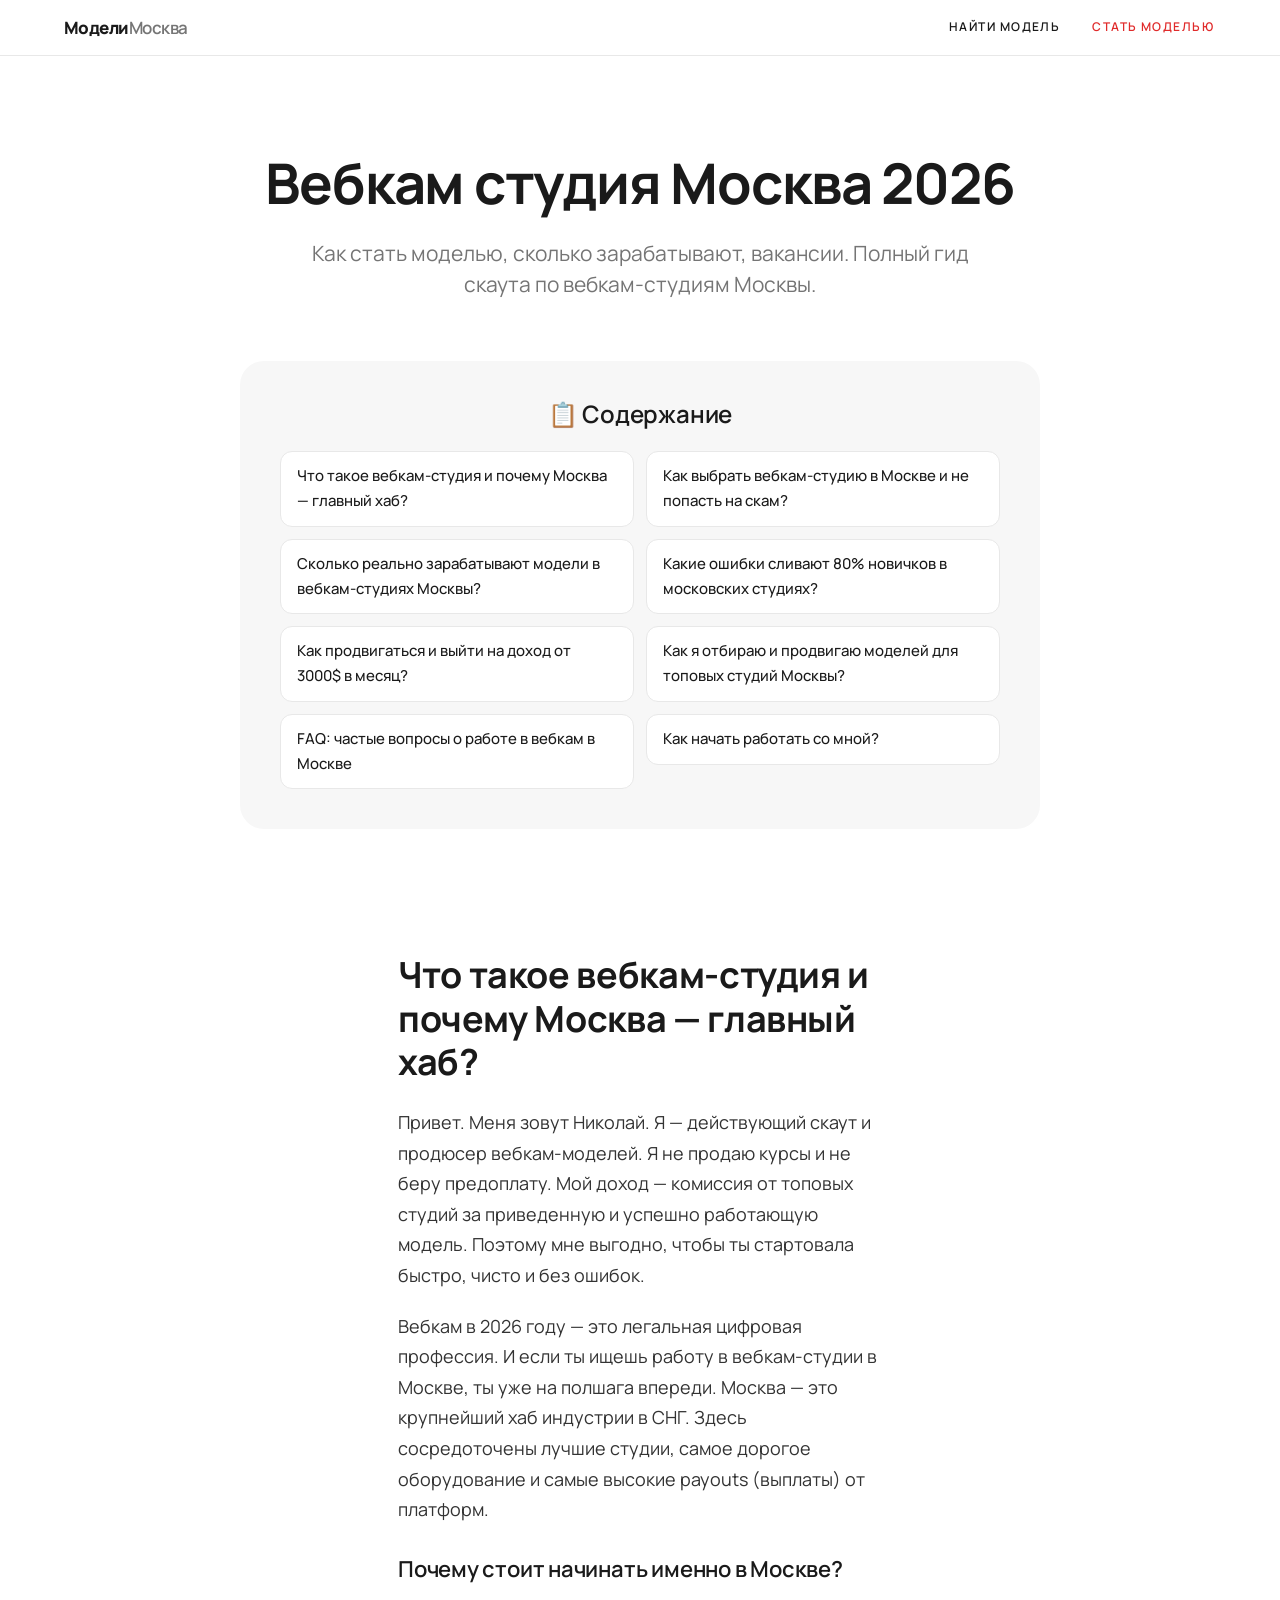
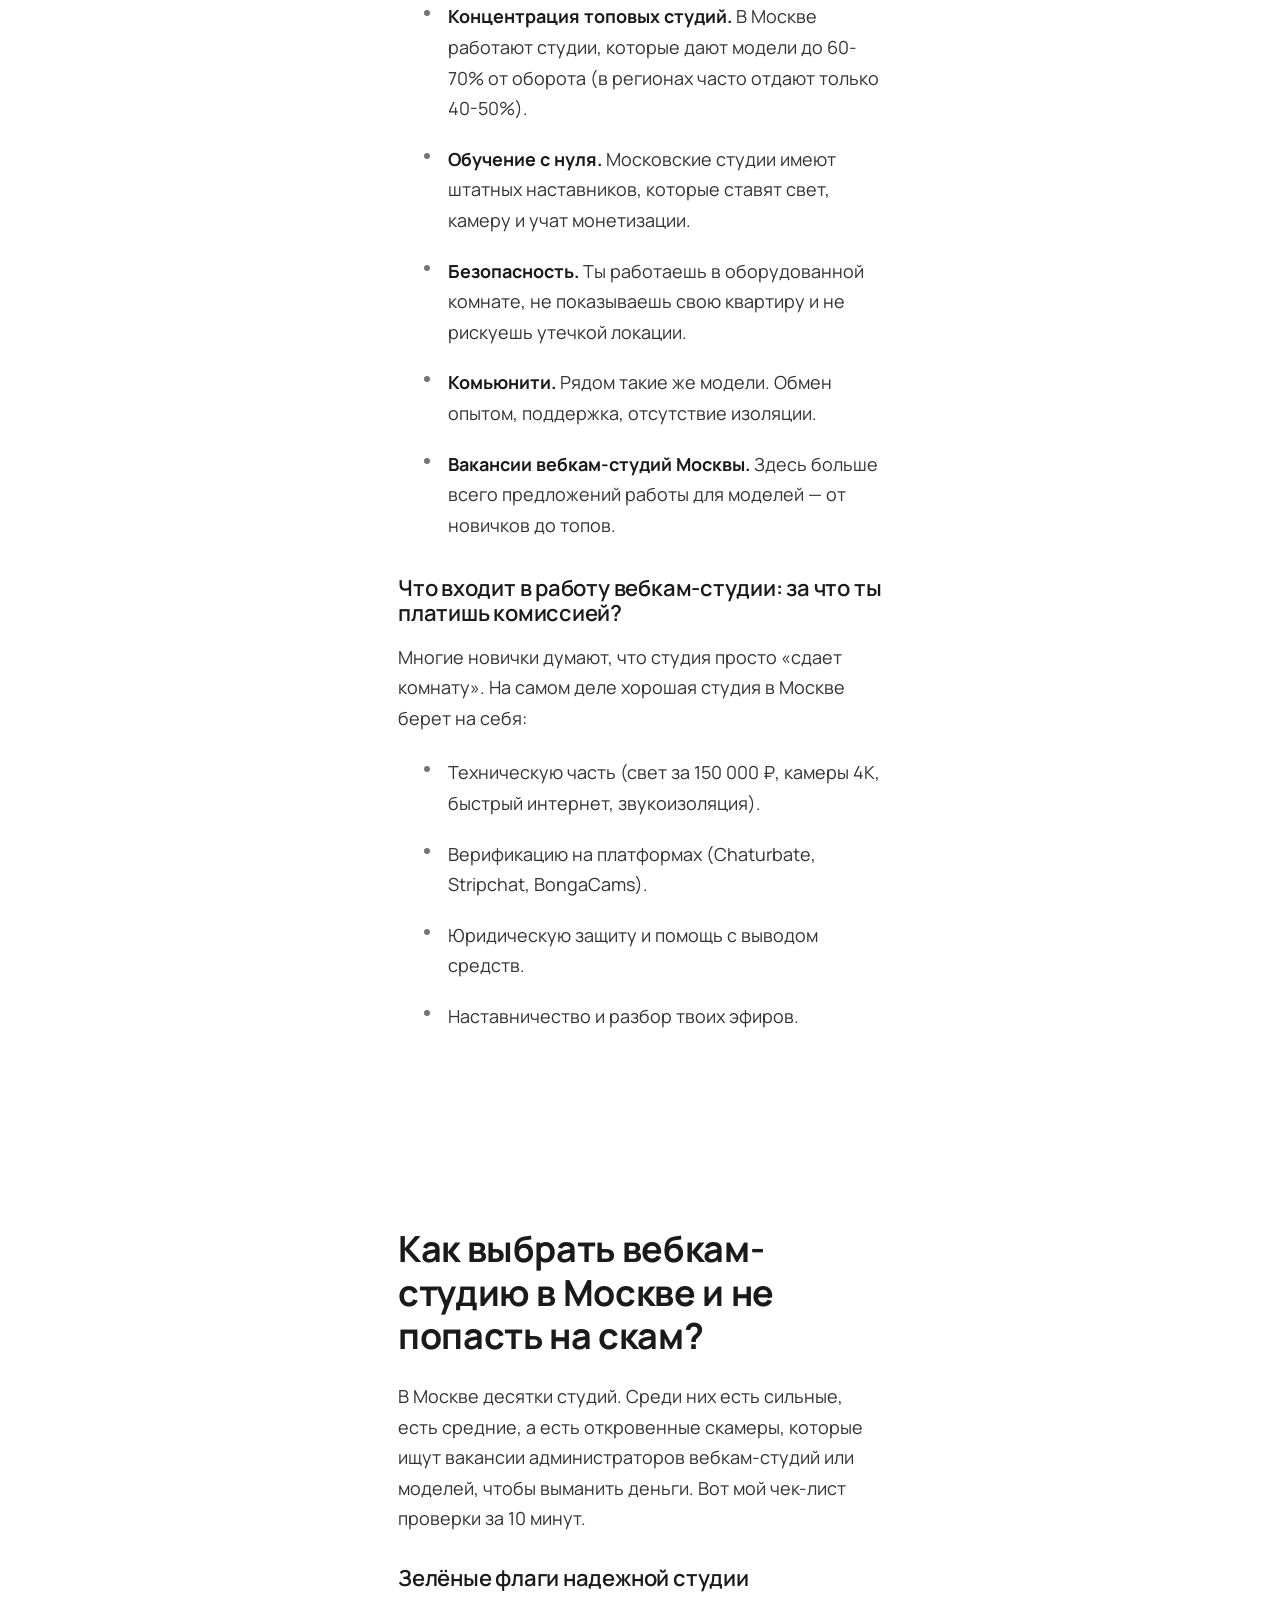
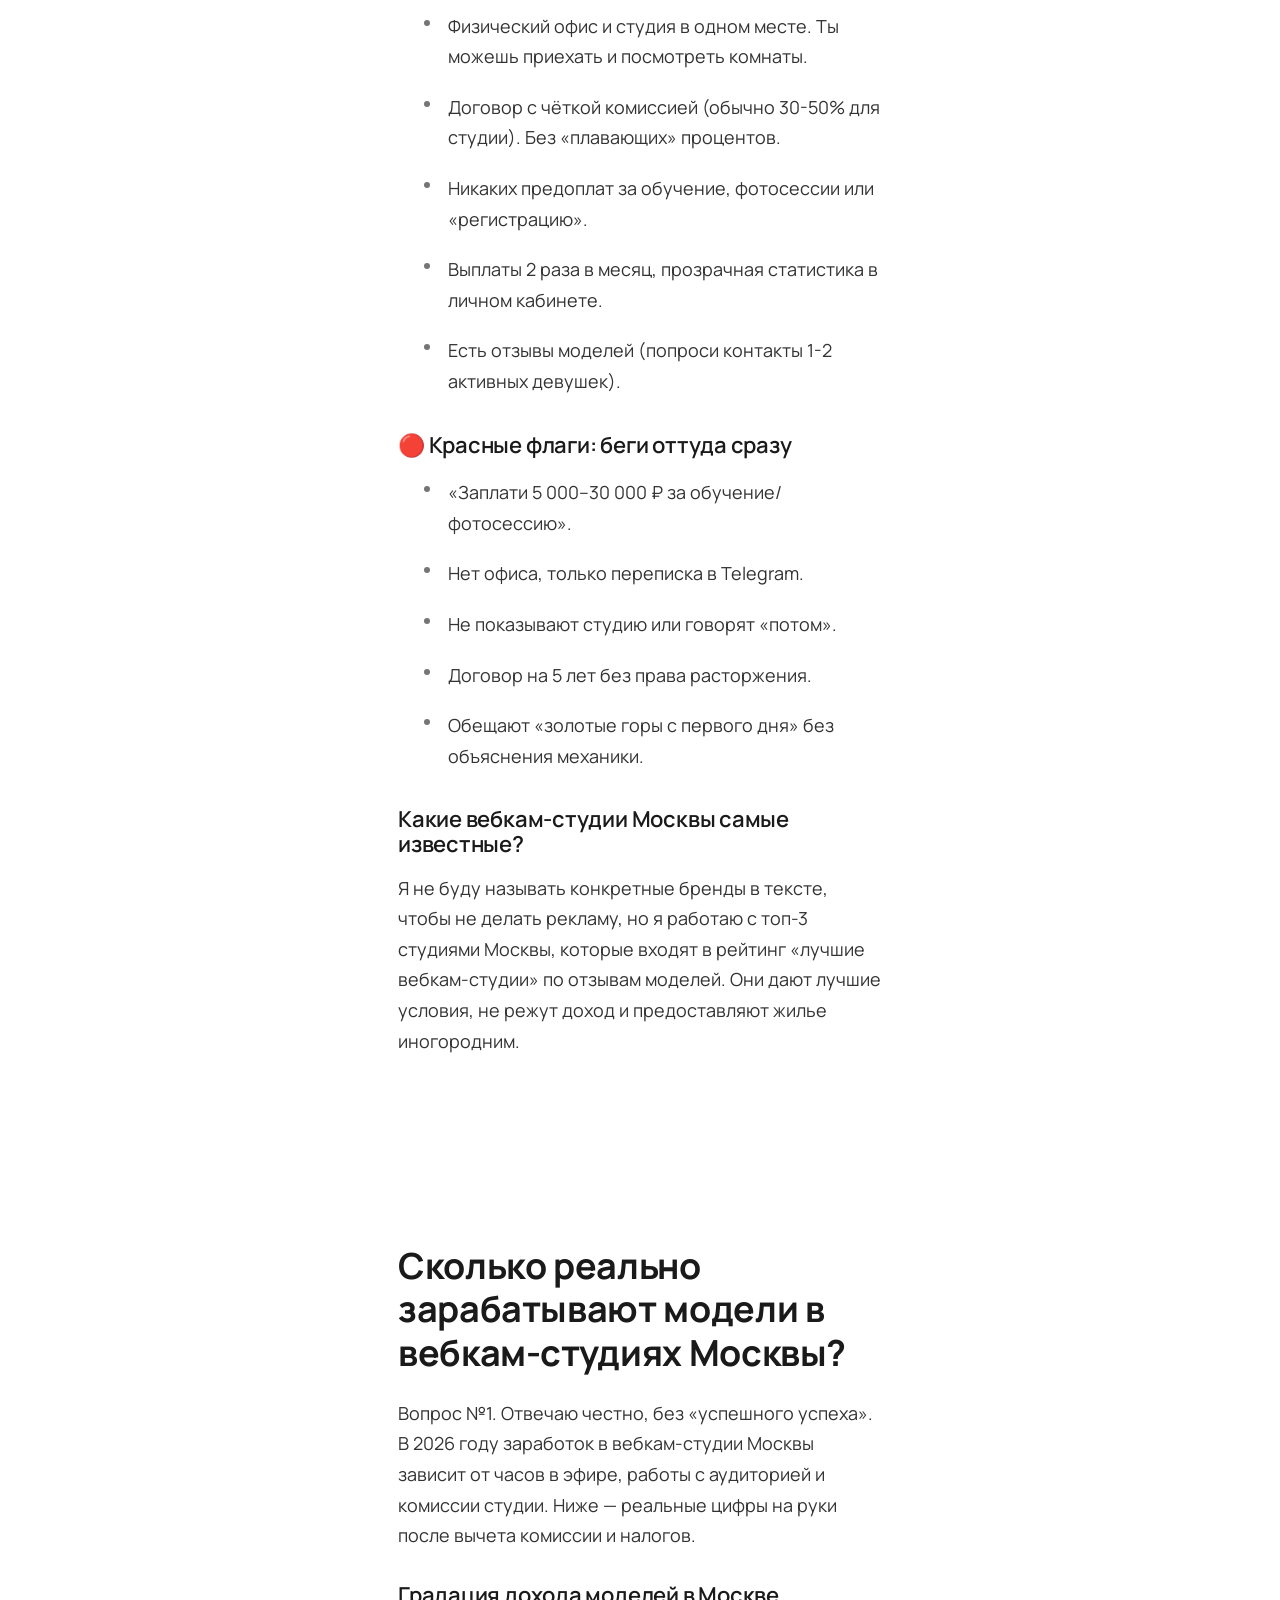
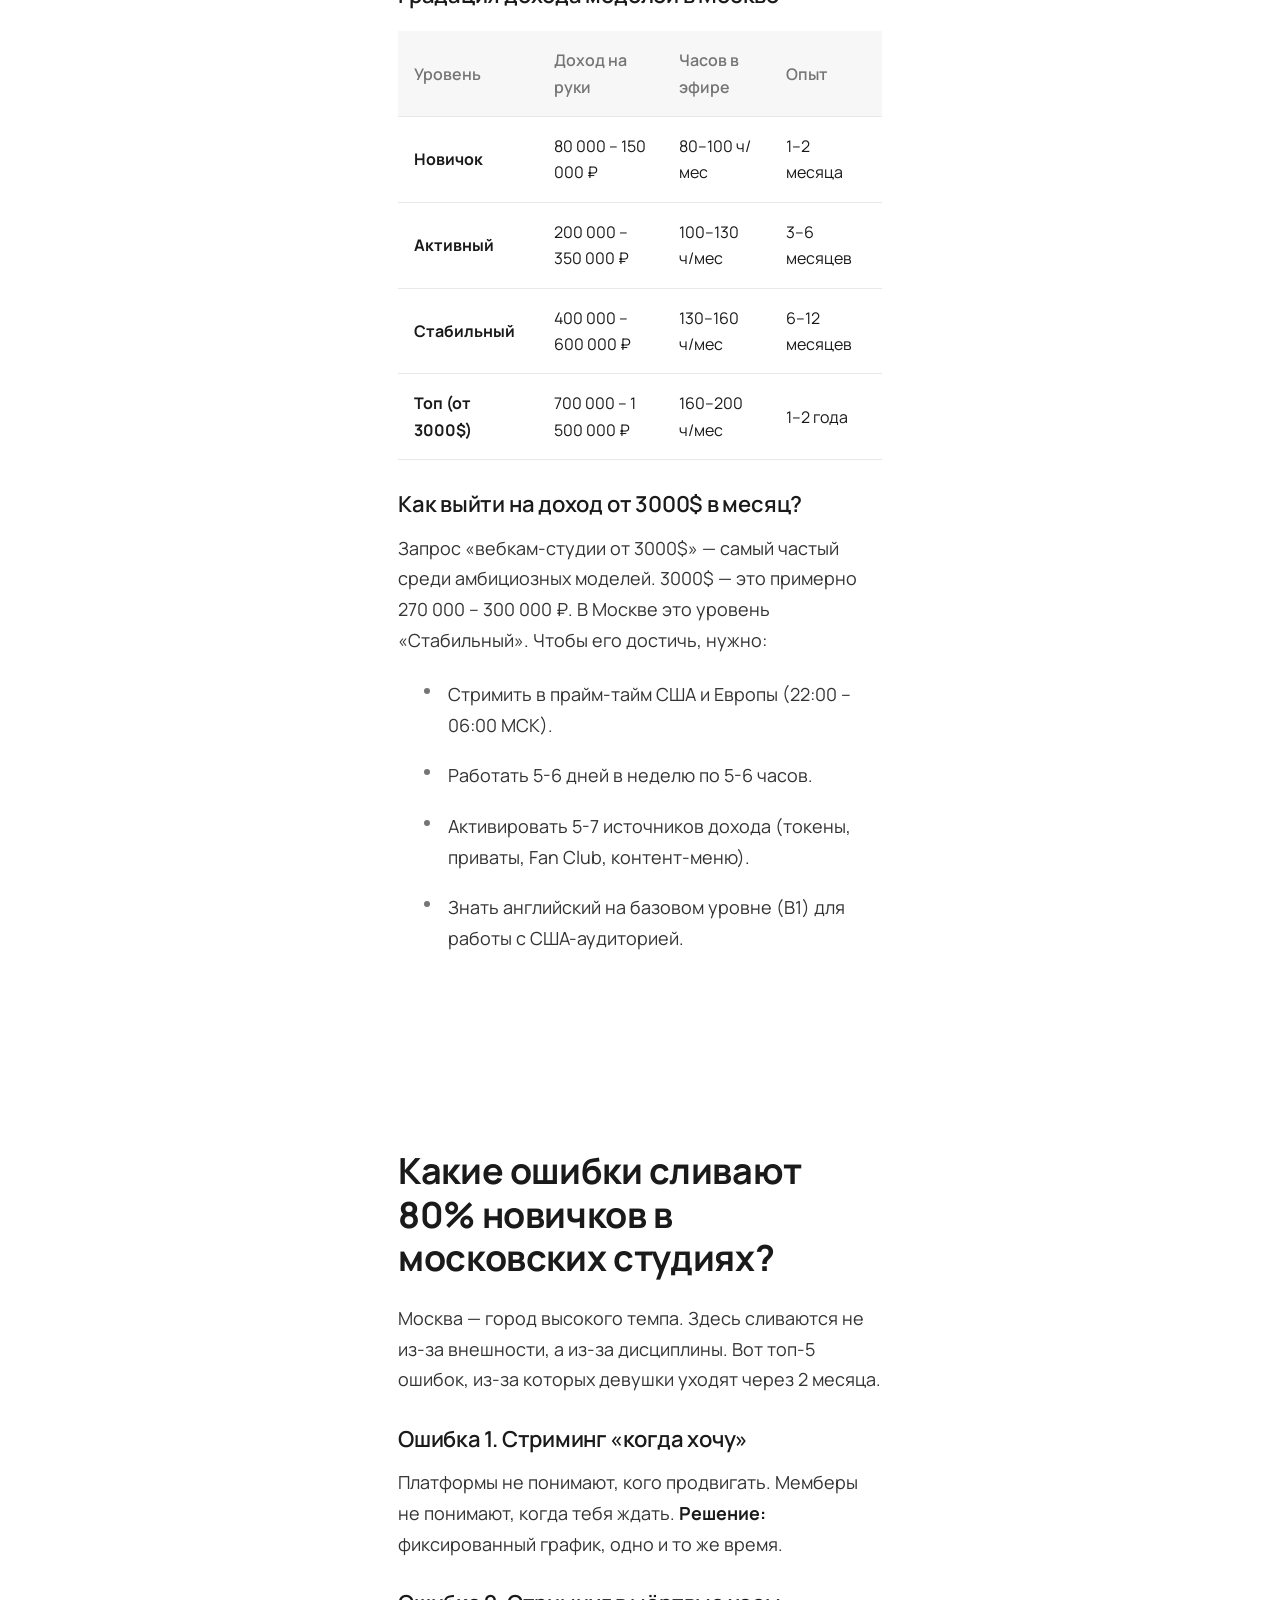
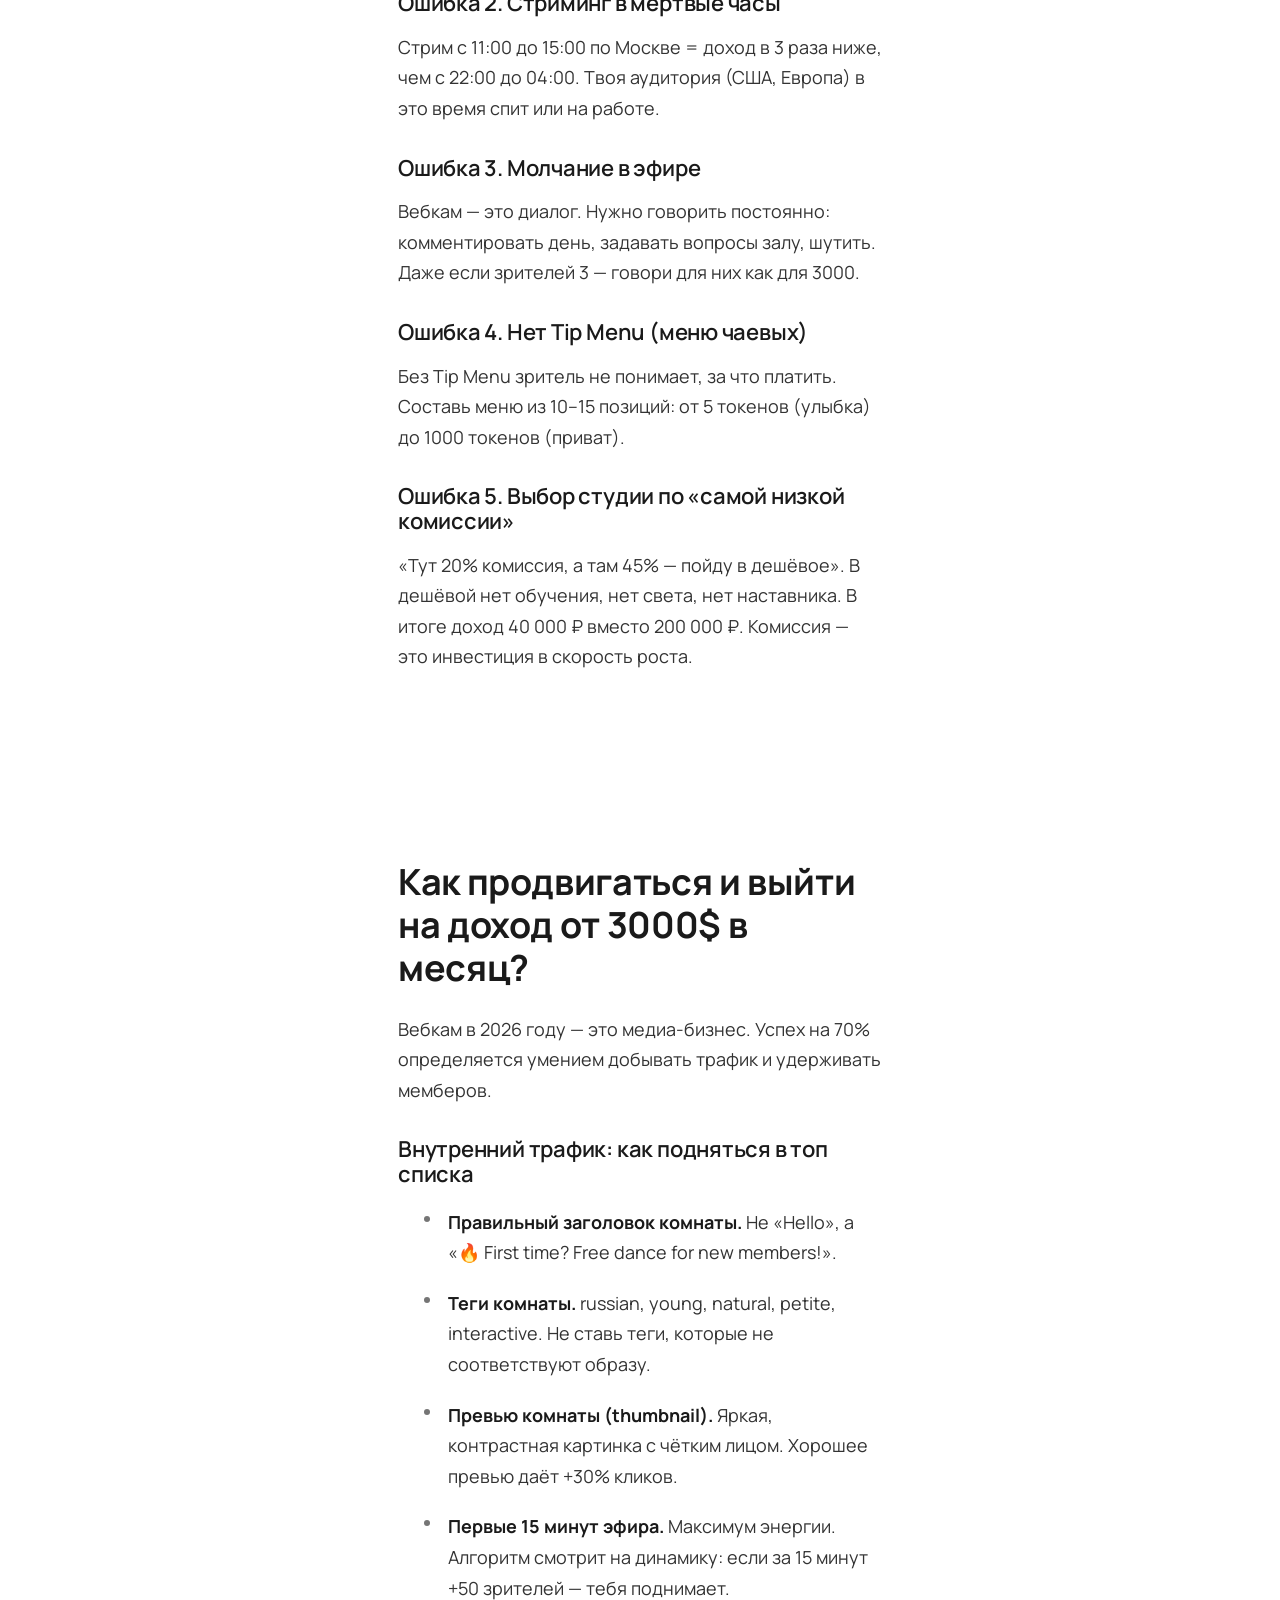
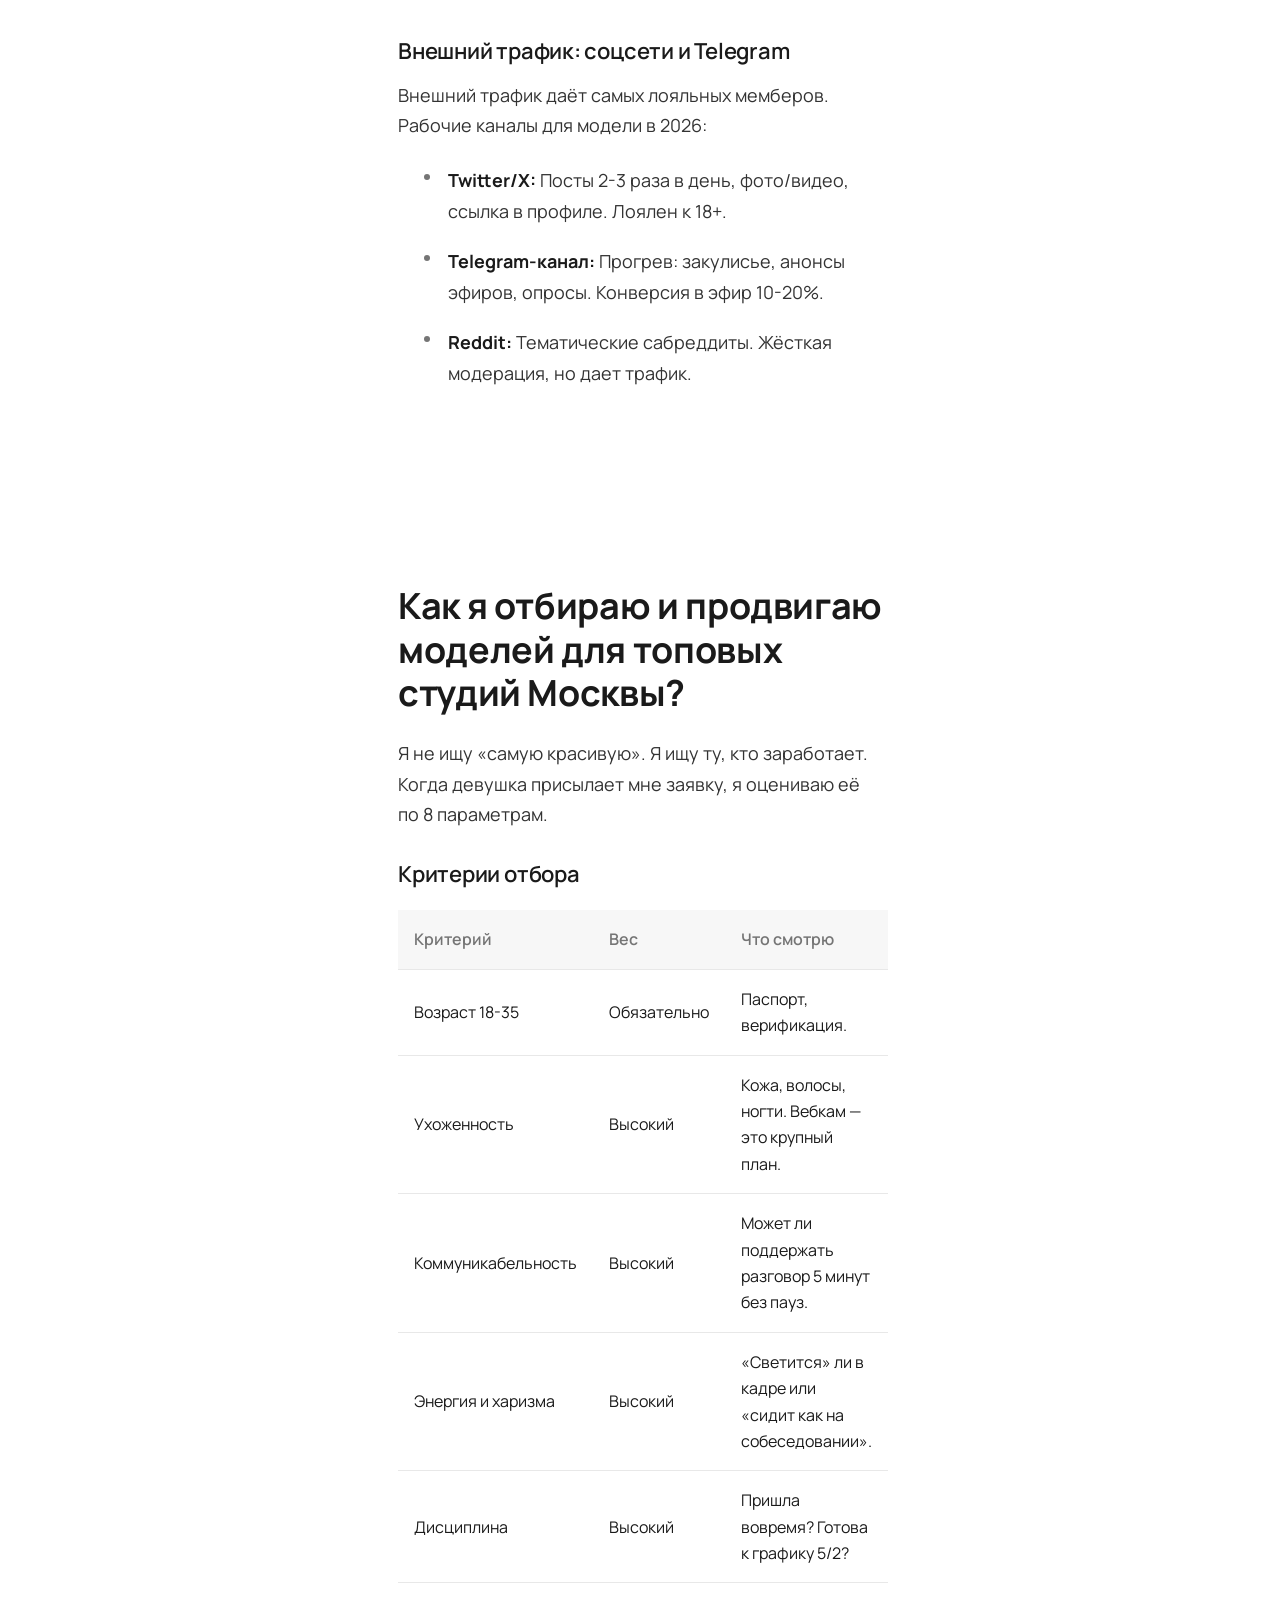
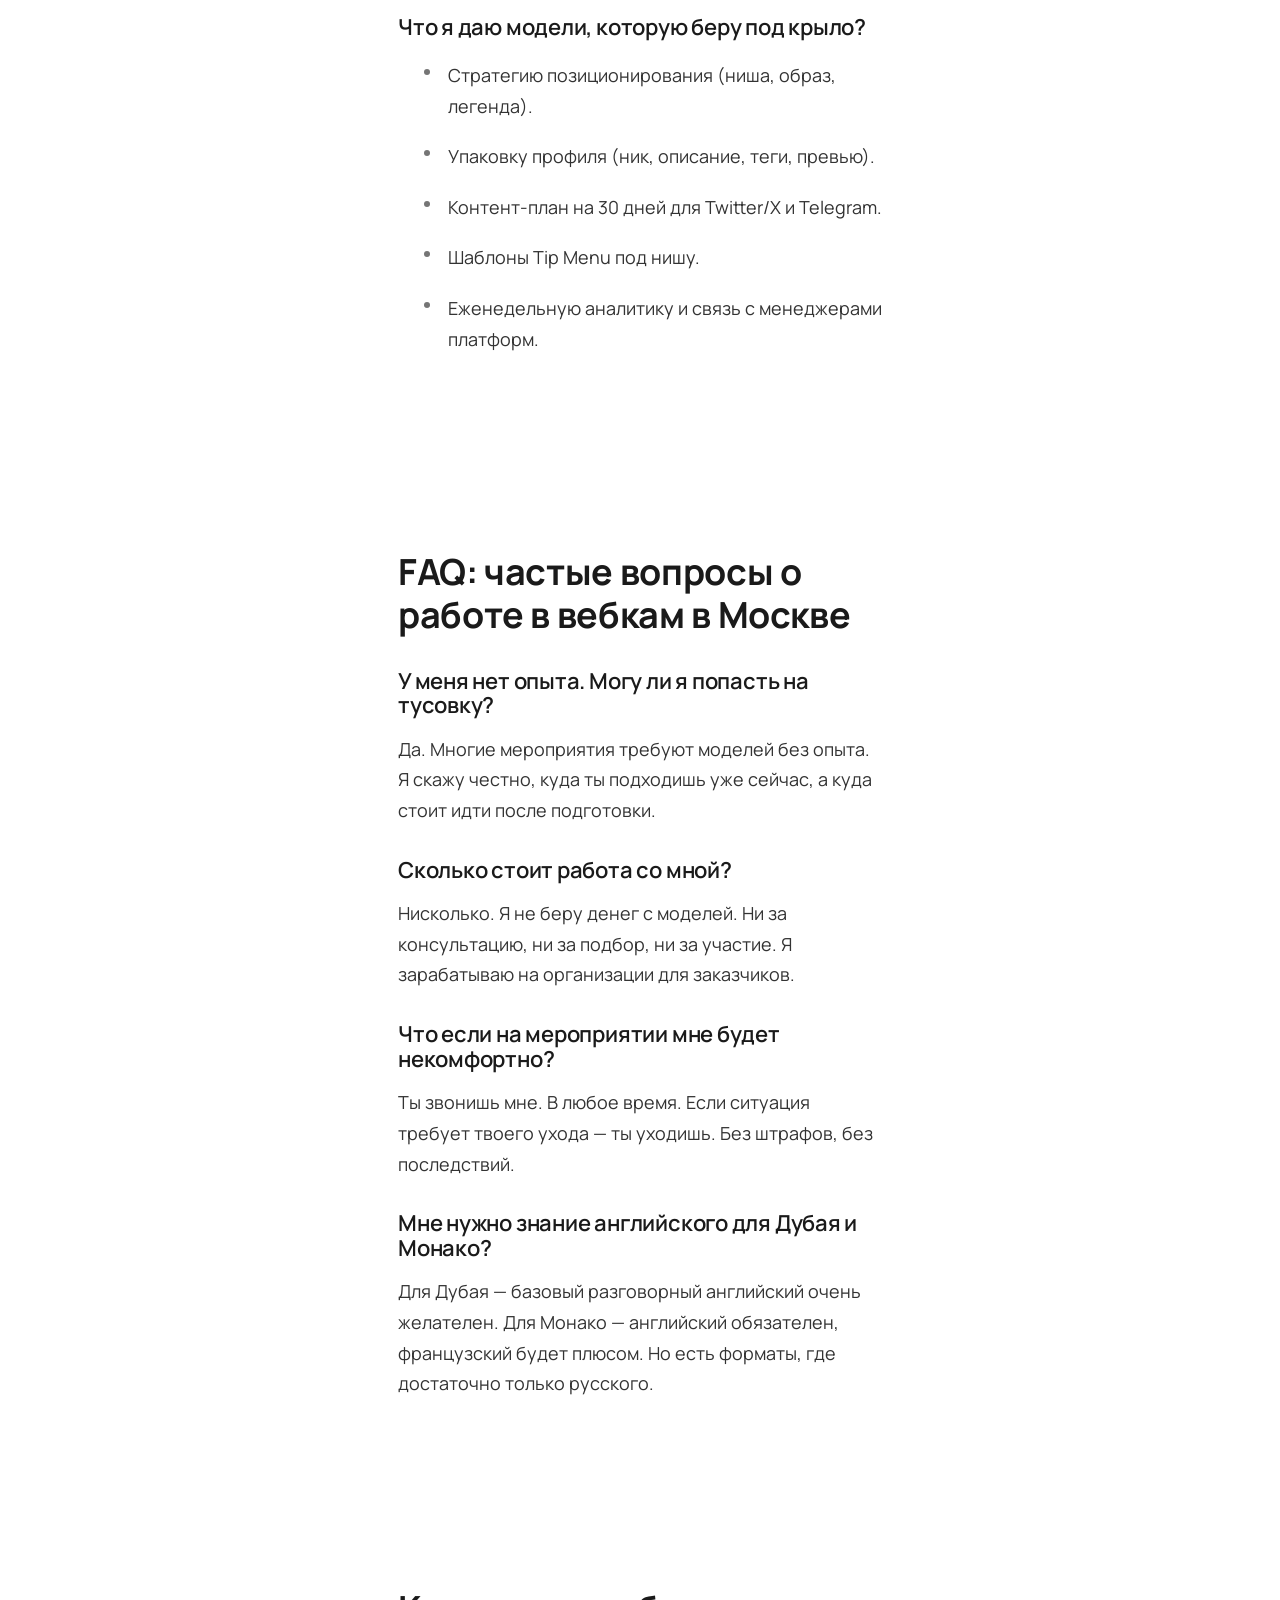
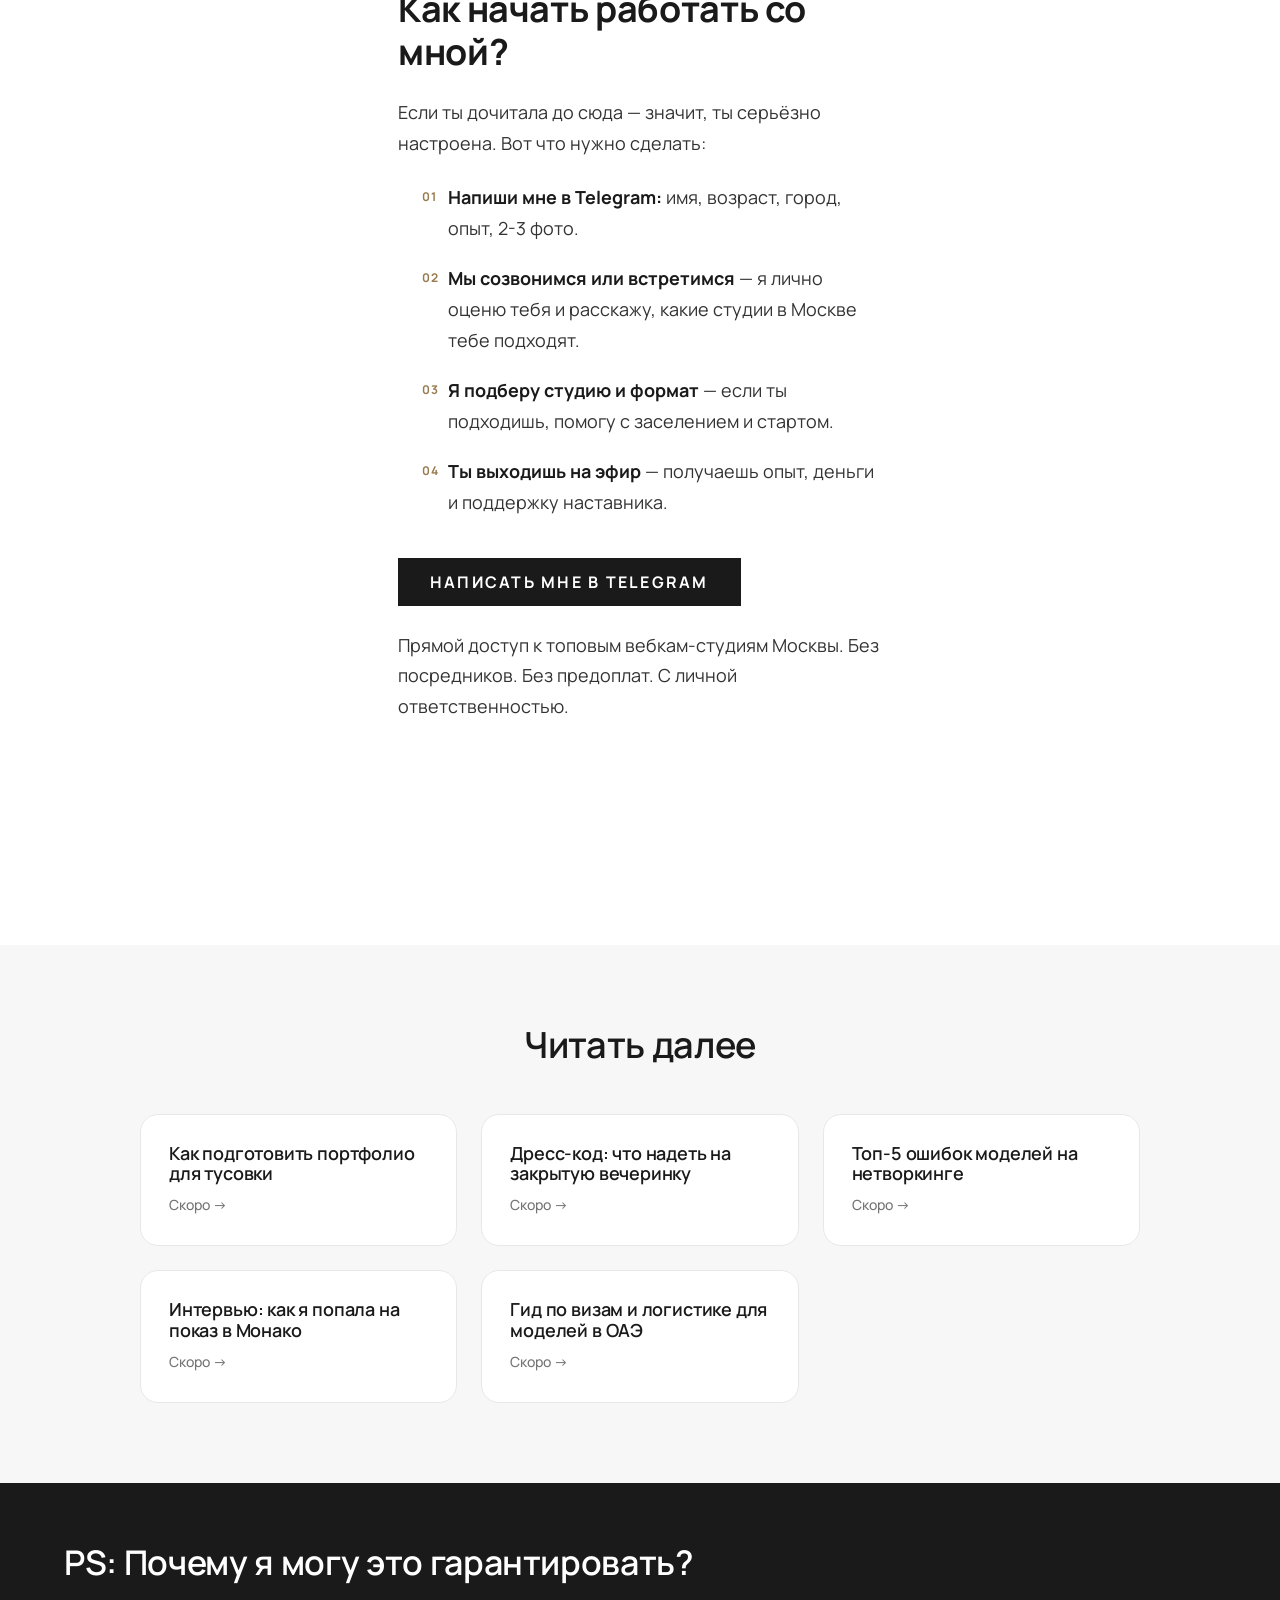
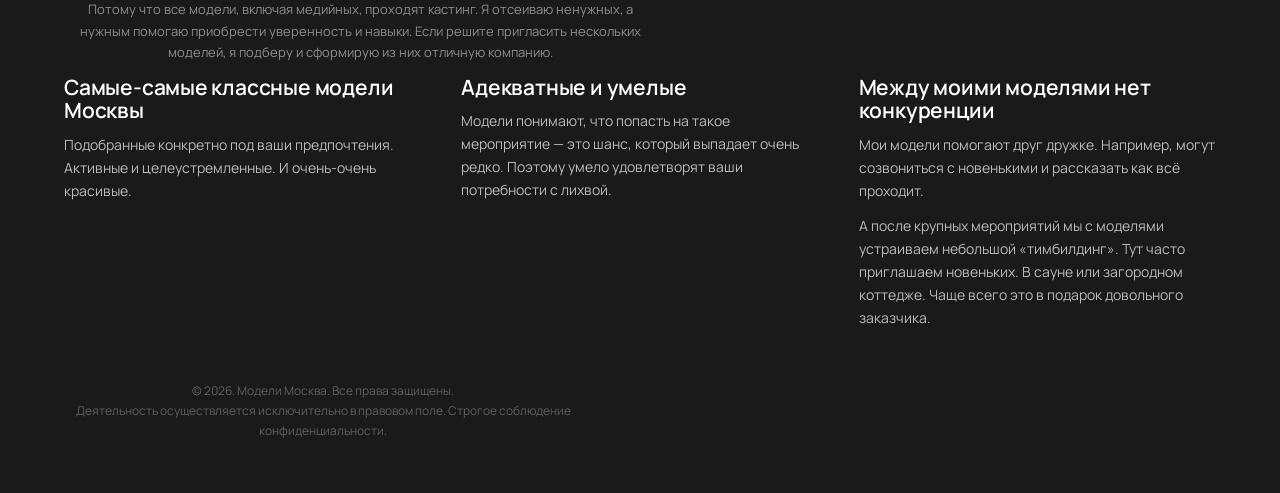
<file: webcam.html>
<!DOCTYPE html>
<html lang="ru">
<head>
<meta charset="UTF-8">
<meta name="viewport" content="width=device-width, initial-scale=1.0">
<title>Вебкам студия Москва 2026: как стать моделью, сколько зарабатывают, вакансии · Гайд скаута</title>
<meta name="description" content="Полный гид по вебкам-студиям Москвы 2026. Как стать моделью, сколько зарабатывают, вакансии, как выбрать студию и не попасть на скам.">
<link rel="preconnect" href="https://fonts.googleapis.com">
<link rel="preconnect" href="https://fonts.gstatic.com" crossorigin>
<link href="https://fonts.googleapis.com/css2?family=Manrope:wght@400;500;600;700;800&display=swap" rel="stylesheet">
<link rel="stylesheet" href="style.css">
</head>
<body>

<!-- 1. Общее меню -->
<nav class="nav">
<a class="logo" href="index.html">Модели <span>Москва</span></a>
<div class="nav-links">
<a href="index.html#find">Найти модель</a>
<a class="red" href="stat-modelyu.html">Стать моделью</a>
</div>
</nav>

<!-- 2. Шапка с заголовком -->
<header class="page-hero">
<h1>Вебкам студия Москва 2026</h1>
<p>Как стать моделью, сколько зарабатывают, вакансии. Полный гид скаута по вебкам-студиям Москвы.</p>
</header>

<!-- 3. Список статей (Содержание) -->
<nav class="toc">
<h2>📋 Содержание</h2>
<ul>
<li><a href="#chto-takoe">Что такое вебкам-студия и почему Москва — главный хаб?</a></li>
<li><a href="#kak-vybrat">Как выбрать вебкам-студию в Москве и не попасть на скам?</a></li>
<li><a href="#zarabotok">Сколько реально зарабатывают модели в вебкам-студиях Москвы?</a></li>
<li><a href="#oshibki">Какие ошибки сливают 80% новичков в московских студиях?</a></li>
<li><a href="#prodvizhenie">Как продвигаться и выйти на доход от 3000$ в месяц?</a></li>
<li><a href="#otbor">Как я отбираю и продвигаю моделей для топовых студий Москвы?</a></li>
<li><a href="#faq">FAQ: частые вопросы о работе в вебкам в Москве</a></li>
<li><a href="#kontakty">Как начать работать со мной?</a></li>
</ul>
</nav>

<!-- 4. Основной контент -->
<main class="article-content">

<section id="chto-takoe" class="article-section">
<h2>Что такое вебкам-студия и почему Москва — главный хаб?</h2>
<p>Привет. Меня зовут Николай. Я — действующий скаут и продюсер вебкам-моделей. Я не продаю курсы и не беру предоплату. Мой доход — комиссия от топовых студий за приведенную и успешно работающую модель. Поэтому мне выгодно, чтобы ты стартовала быстро, чисто и без ошибок.</p>
<p>Вебкам в 2026 году — это легальная цифровая профессия. И если ты ищешь работу в вебкам-студии в Москве, ты уже на полшага впереди. Москва — это крупнейший хаб индустрии в СНГ. Здесь сосредоточены лучшие студии, самое дорогое оборудование и самые высокие payouts (выплаты) от платформ.</p>

<h3>Почему стоит начинать именно в Москве?</h3>
<ul>
<li><strong>Концентрация топовых студий.</strong> В Москве работают студии, которые дают модели до 60-70% от оборота (в регионах часто отдают только 40-50%).</li>
<li><strong>Обучение с нуля.</strong> Московские студии имеют штатных наставников, которые ставят свет, камеру и учат монетизации.</li>
<li><strong>Безопасность.</strong> Ты работаешь в оборудованной комнате, не показываешь свою квартиру и не рискуешь утечкой локации.</li>
<li><strong>Комьюнити.</strong> Рядом такие же модели. Обмен опытом, поддержка, отсутствие изоляции.</li>
<li><strong>Вакансии вебкам-студий Москвы.</strong> Здесь больше всего предложений работы для моделей — от новичков до топов.</li>
</ul>

<h3>Что входит в работу вебкам-студии: за что ты платишь комиссией?</h3>
<p>Многие новички думают, что студия просто «сдает комнату». На самом деле хорошая студия в Москве берет на себя:</p>
<ul>
<li>Техническую часть (свет за 150 000 ₽, камеры 4K, быстрый интернет, звукоизоляция).</li>
<li>Верификацию на платформах (Chaturbate, Stripchat, BongaCams).</li>
<li>Юридическую защиту и помощь с выводом средств.</li>
<li>Наставничество и разбор твоих эфиров.</li>
</ul>
</section>

<section id="kak-vybrat" class="article-section">
<h2>Как выбрать вебкам-студию в Москве и не попасть на скам?</h2>
<p>В Москве десятки студий. Среди них есть сильные, есть средние, а есть откровенные скамеры, которые ищут вакансии администраторов вебкам-студий или моделей, чтобы выманить деньги. Вот мой чек-лист проверки за 10 минут.</p>

<h3>Зелёные флаги надежной студии</h3>
<ul>
<li>Физический офис и студия в одном месте. Ты можешь приехать и посмотреть комнаты.</li>
<li>Договор с чёткой комиссией (обычно 30-50% для студии). Без «плавающих» процентов.</li>
<li>Никаких предоплат за обучение, фотосессии или «регистрацию».</li>
<li>Выплаты 2 раза в месяц, прозрачная статистика в личном кабинете.</li>
<li>Есть отзывы моделей (попроси контакты 1-2 активных девушек).</li>
</ul>

<h3>🔴 Красные флаги: беги оттуда сразу</h3>
<ul>
<li>«Заплати 5 000–30 000 ₽ за обучение/фотосессию».</li>
<li>Нет офиса, только переписка в Telegram.</li>
<li>Не показывают студию или говорят «потом».</li>
<li>Договор на 5 лет без права расторжения.</li>
<li>Обещают «золотые горы с первого дня» без объяснения механики.</li>
</ul>

<h3>Какие вебкам-студии Москвы самые известные?</h3>
<p>Я не буду называть конкретные бренды в тексте, чтобы не делать рекламу, но я работаю с топ-3 студиями Москвы, которые входят в рейтинг «лучшие вебкам-студии» по отзывам моделей. Они дают лучшие условия, не режут доход и предоставляют жилье иногородним.</p>
</section>

<section id="zarabotok" class="article-section">
<h2>Сколько реально зарабатывают модели в вебкам-студиях Москвы?</h2>
<p>Вопрос №1. Отвечаю честно, без «успешного успеха». В 2026 году заработок в вебкам-студии Москвы зависит от часов в эфире, работы с аудиторией и комиссии студии. Ниже — реальные цифры на руки после вычета комиссии и налогов.</p>

<h3>Градация дохода моделей в Москве</h3>
<table class="custom-table">
<thead>
<tr>
<th>Уровень</th>
<th>Доход на руки</th>
<th>Часов в эфире</th>
<th>Опыт</th>
</tr>
</thead>
<tbody>
<tr>
<td><strong>Новичок</strong></td>
<td>80 000 – 150 000 ₽</td>
<td>80–100 ч/мес</td>
<td>1–2 месяца</td>
</tr>
<tr>
<td><strong>Активный</strong></td>
<td>200 000 – 350 000 ₽</td>
<td>100–130 ч/мес</td>
<td>3–6 месяцев</td>
</tr>
<tr>
<td><strong>Стабильный</strong></td>
<td>400 000 – 600 000 ₽</td>
<td>130–160 ч/мес</td>
<td>6–12 месяцев</td>
</tr>
<tr>
<td><strong>Топ (от 3000$)</strong></td>
<td>700 000 – 1 500 000 ₽</td>
<td>160–200 ч/мес</td>
<td>1–2 года</td>
</tr>
</tbody>
</table>

<h3>Как выйти на доход от 3000$ в месяц?</h3>
<p>Запрос «вебкам-студии от 3000$» — самый частый среди амбициозных моделей. 3000$ — это примерно 270 000 – 300 000 ₽. В Москве это уровень «Стабильный». Чтобы его достичь, нужно:</p>
<ul>
<li>Стримить в прайм-тайм США и Европы (22:00 – 06:00 МСК).</li>
<li>Работать 5-6 дней в неделю по 5-6 часов.</li>
<li>Активировать 5-7 источников дохода (токены, приваты, Fan Club, контент-меню).</li>
<li>Знать английский на базовом уровне (B1) для работы с США-аудиторией.</li>
</ul>
</section>

<section id="oshibki" class="article-section">
<h2>Какие ошибки сливают 80% новичков в московских студиях?</h2>
<p>Москва — город высокого темпа. Здесь сливаются не из-за внешности, а из-за дисциплины. Вот топ-5 ошибок, из-за которых девушки уходят через 2 месяца.</p>

<h3>Ошибка 1. Стриминг «когда хочу»</h3>
<p>Платформы не понимают, кого продвигать. Мемберы не понимают, когда тебя ждать. <strong>Решение:</strong> фиксированный график, одно и то же время.</p>

<h3>Ошибка 2. Стриминг в мёртвые часы</h3>
<p>Стрим с 11:00 до 15:00 по Москве = доход в 3 раза ниже, чем с 22:00 до 04:00. Твоя аудитория (США, Европа) в это время спит или на работе.</p>

<h3>Ошибка 3. Молчание в эфире</h3>
<p>Вебкам — это диалог. Нужно говорить постоянно: комментировать день, задавать вопросы залу, шутить. Даже если зрителей 3 — говори для них как для 3000.</p>

<h3>Ошибка 4. Нет Tip Menu (меню чаевых)</h3>
<p>Без Tip Menu зритель не понимает, за что платить. Составь меню из 10–15 позиций: от 5 токенов (улыбка) до 1000 токенов (приват).</p>

<h3>Ошибка 5. Выбор студии по «самой низкой комиссии»</h3>
<p>«Тут 20% комиссия, а там 45% — пойду в дешёвое». В дешёвой нет обучения, нет света, нет наставника. В итоге доход 40 000 ₽ вместо 200 000 ₽. Комиссия — это инвестиция в скорость роста.</p>
</section>

<section id="prodvizhenie" class="article-section">
<h2>Как продвигаться и выйти на доход от 3000$ в месяц?</h2>
<p>Вебкам в 2026 году — это медиа-бизнес. Успех на 70% определяется умением добывать трафик и удерживать мемберов.</p>

<h3>Внутренний трафик: как подняться в топ списка</h3>
<ul>
<li><strong>Правильный заголовок комнаты.</strong> Не «Hello», а «🔥 First time? Free dance for new members!».</li>
<li><strong>Теги комнаты.</strong> russian, young, natural, petite, interactive. Не ставь теги, которые не соответствуют образу.</li>
<li><strong>Превью комнаты (thumbnail).</strong> Яркая, контрастная картинка с чётким лицом. Хорошее превью даёт +30% кликов.</li>
<li><strong>Первые 15 минут эфира.</strong> Максимум энергии. Алгоритм смотрит на динамику: если за 15 минут +50 зрителей — тебя поднимает.</li>
</ul>

<h3>Внешний трафик: соцсети и Telegram</h3>
<p>Внешний трафик даёт самых лояльных мемберов. Рабочие каналы для модели в 2026:</p>
<ul>
<li><strong>Twitter/X:</strong> Посты 2-3 раза в день, фото/видео, ссылка в профиле. Лоялен к 18+.</li>
<li><strong>Telegram-канал:</strong> Прогрев: закулисье, анонсы эфиров, опросы. Конверсия в эфир 10-20%.</li>
<li><strong>Reddit:</strong> Тематические сабреддиты. Жёсткая модерация, но дает трафик.</li>
</ul>
</section>

<section id="otbor" class="article-section">
<h2>Как я отбираю и продвигаю моделей для топовых студий Москвы?</h2>
<p>Я не ищу «самую красивую». Я ищу ту, кто заработает. Когда девушка присылает мне заявку, я оцениваю её по 8 параметрам.</p>

<h3>Критерии отбора</h3>
<table class="custom-table">
<thead>
<tr>
<th>Критерий</th>
<th>Вес</th>
<th>Что смотрю</th>
</tr>
</thead>
<tbody>
<tr>
<td>Возраст 18-35</td>
<td>Обязательно</td>
<td>Паспорт, верификация.</td>
</tr>
<tr>
<td>Ухоженность</td>
<td>Высокий</td>
<td>Кожа, волосы, ногти. Вебкам — это крупный план.</td>
</tr>
<tr>
<td>Коммуникабельность</td>
<td>Высокий</td>
<td>Может ли поддержать разговор 5 минут без пауз.</td>
</tr>
<tr>
<td>Энергия и харизма</td>
<td>Высокий</td>
<td>«Светится» ли в кадре или «сидит как на собеседовании».</td>
</tr>
<tr>
<td>Дисциплина</td>
<td>Высокий</td>
<td>Пришла вовремя? Готова к графику 5/2?</td>
</tr>
</tbody>
</table>

<h3>Что я даю модели, которую беру под крыло?</h3>
<ul>
<li>Стратегию позиционирования (ниша, образ, легенда).</li>
<li>Упаковку профиля (ник, описание, теги, превью).</li>
<li>Контент-план на 30 дней для Twitter/X и Telegram.</li>
<li>Шаблоны Tip Menu под нишу.</li>
<li>Еженедельную аналитику и связь с менеджерами платформ.</li>
</ul>
</section>

<section id="faq" class="article-section">
<h2>FAQ: частые вопросы о работе в вебкам в Москве</h2>

<h3>У меня нет опыта. Могу ли я попасть на тусовку?</h3>
<p>Да. Многие мероприятия требуют моделей без опыта. Я скажу честно, куда ты подходишь уже сейчас, а куда стоит идти после подготовки.</p>

<h3>Сколько стоит работа со мной?</h3>
<p>Нисколько. Я не беру денег с моделей. Ни за консультацию, ни за подбор, ни за участие. Я зарабатываю на организации для заказчиков.</p>

<h3>Что если на мероприятии мне будет некомфортно?</h3>
<p>Ты звонишь мне. В любое время. Если ситуация требует твоего ухода — ты уходишь. Без штрафов, без последствий.</p>

<h3>Мне нужно знание английского для Дубая и Монако?</h3>
<p>Для Дубая — базовый разговорный английский очень желателен. Для Монако — английский обязателен, французский будет плюсом. Но есть форматы, где достаточно только русского.</p>
</section>

<section id="kontakty" class="article-section">
<h2>Как начать работать со мной?</h2>
<p>Если ты дочитала до сюда — значит, ты серьёзно настроена. Вот что нужно сделать:</p>
<ol>
<li><strong>Напиши мне в Telegram:</strong> имя, возраст, город, опыт, 2-3 фото.</li>
<li><strong>Мы созвонимся или встретимся</strong> — я лично оценю тебя и расскажу, какие студии в Москве тебе подходят.</li>
<li><strong>Я подберу студию и формат</strong> — если ты подходишь, помогу с заселением и стартом.</li>
<li><strong>Ты выходишь на эфир</strong> — получаешь опыт, деньги и поддержку наставника.</li>
</ol>
<p style="margin-top: 32px;">
<a class="btn" href="https://t.me/Nikolai_anything" style="padding: 16px 32px; font-size: 16px;">Написать мне в Telegram</a>
</p>
<p>Прямой доступ к топовым вебкам-студиям Москвы. Без посредников. Без предоплат. С личной ответственностью.</p>
</section>

</main>

<!-- 5. Блок «Читать далее» -->
<section class="read-further">
<h2>Читать далее</h2>
<div class="further-links">
<a href="#" class="further-link">
<h3>Как подготовить портфолио для тусовки</h3>
<span>Скоро →</span>
</a>
<a href="#" class="further-link">
<h3>Дресс-код: что надеть на закрытую вечеринку</h3>
<span>Скоро →</span>
</a>
<a href="#" class="further-link">
<h3>Топ-5 ошибок моделей на нетворкинге</h3>
<span>Скоро →</span>
</a>
<a href="#" class="further-link">
<h3>Интервью: как я попала на показ в Монако</h3>
<span>Скоро →</span>
</a>
<a href="#" class="further-link">
<h3>Гид по визам и логистике для моделей в ОАЭ</h3>
<span>Скоро →</span>
</a>
</div>
</section>

<!-- 6. Сквозной футер сайта -->
<footer>
<h2>PS: Почему я могу это гарантировать?</h2>
<p>Потому что все модели, включая медийных, проходят кастинг. Я отсеиваю ненужных, а нужным помогаю приобрести уверенность и навыки. Если решите пригласить нескольких моделей, я подберу и сформирую из них отличную компанию.</p>
<div class="foot-grid">
<article><h3>Самые-самые классные модели Москвы</h3><p>Подобранные конкретно под ваши предпочтения. Активные и целеустремленные. И очень-очень красивые.</p></article>
<article><h3>Адекватные и умелые</h3><p>Модели понимают, что попасть на такое мероприятие — это шанс, который выпадает очень редко. Поэтому умело удовлетворят ваши потребности с лихвой.</p></article>
<article><h3>Между моими моделями нет конкуренции</h3><p>Мои модели помогают друг дружке. Например, могут созвониться с новенькими и рассказать как всё проходит.</p><p>А после крупных мероприятий мы с моделями устраиваем небольшой «тимбилдинг». Тут часто приглашаем новеньких. В сауне или загородном коттедже. Чаще всего это в подарок довольного заказчика.</p></article>
</div>
<p style="margin-top:30px; font-size:12px; opacity:.6;">© 2026. Модели Москва. Все права защищены.<br>Деятельность осуществляется исключительно в правовом поле. Строгое соблюдение конфиденциальности.</p>
</footer>

<script src="app.js"></script>
</body>
</html>
</file>
<file: upload/style.css>
:root {
  --bg: #fff;
  --surface: #fff;
  --ink: #1a1a1a;
  --muted: #757575;
  --line: #e8e8e8;
  --gray: #f7f7f7;
  --red: #e02b2b;
  --gold: #9a7b4f;
  --r: 0px;
  --font: "Manrope", "Helvetica Neue", Arial, sans-serif;
  --nav-h: 56px;
  --dock-h: 76px;
  --ease: cubic-bezier(.22, .61, .2, 1);
}

* {
  margin: 0;
  padding: 0;
  box-sizing: border-box;
}

html {
  scroll-behavior: smooth;
  scroll-padding-top: calc(var(--nav-h) + 46px);
}

body {
  background: var(--bg);
  color: var(--ink);
  font-family: var(--font);
  font-size: 16px;
  line-height: 1.65;
  -webkit-font-smoothing: antialiased;
  overflow-x: hidden;
}

body.has-dock {
  padding-bottom: var(--dock-h);
}

img, video, iframe {
  display: block;
  max-width: 100%;
}

img {
  width: 100%;
  height: 100%;
  object-fit: cover;
}

a {
  color: inherit;
}

ul, ol {
  list-style: none;
}

::selection {
  background: var(--ink);
  color: #fff;
}

h1, h2, h3, h4 {
  font-family: var(--font);
  font-weight: 600;
  letter-spacing: -.01em;
  line-height: 1.12;
}

h1 {
  font-size: clamp(30px, 4.4vw, 52px);
  margin: 12px 0 16px;
}

h2 {
  font-size: clamp(22px, 3vw, 34px);
  margin: 0 0 18px;
}

h3 {
  font-size: clamp(17px, 1.9vw, 21px);
  font-weight: 600;
  margin: 0 0 10px;
}

h4 {
  font-size: 14px;
  font-weight: 700;
  margin: 20px 0 6px;
  text-transform: uppercase;
  letter-spacing: .08em;
  color: var(--muted);
}

h1 em, h2 em {
  font-style: italic;
  color: inherit;
}

p {
  margin: 0 0 12px;
  max-width: 74ch;
}

strong {
  font-weight: 700;
}

blockquote {
  font-style: italic;
  font-weight: 500;
  font-size: clamp(16px, 1.7vw, 20px);
  line-height: 1.5;
  border-left: 2px solid var(--gold);
  padding: 4px 0 4px 20px;
  margin: 18px 0;
  max-width: 62ch;
}

.kicker {
  display: inline-block;
  font: 600 11px/1.6 var(--font);
  letter-spacing: .2em;
  text-transform: uppercase;
  color: var(--muted);
}

.important {
  color: var(--red);
}

.btn, a[href^="https://t.me"], a[href^="https://vk."] {
  display: inline-flex;
  align-items: center;
  justify-content: center;
  gap: 8px;
  padding: 13px 26px;
  margin: 4px 8px 4px 0;
  border-radius: var(--r);
  background: var(--ink);
  color: #fff;
  font: 700 12px/1 var(--font);
  letter-spacing: .14em;
  text-transform: uppercase;
  text-decoration: none;
  transition: background .25s, transform .25s var(--ease), box-shadow .25s;
}

.btn:hover, a[href^="https://t.me"]:hover, a[href^="https://vk."]:hover {
  background: #3d3d3d;
  transform: translateY(-2px);
  box-shadow: 0 12px 24px rgba(26, 26, 26, .18);
}

nav.topnav {
  position: fixed;
  top: 0;
  left: 0;
  right: 0;
  z-index: 100;
  display: flex;
  justify-content: space-between;
  align-items: center;
  gap: 16px;
  height: var(--nav-h);
  padding: 0 5vw;
  background: #fff;
  border-bottom: 1px solid var(--line);
  overflow-x: auto;
  scrollbar-width: none;
}

nav.topnav::-webkit-scrollbar {
  display: none;
}

nav.topnav a.logo {
  display: inline-flex;
  align-items: center;
  font: 800 17px/1 var(--font);
  letter-spacing: -.03em;
  text-transform: none;
  color: var(--ink);
  text-decoration: none;
  white-space: nowrap;
  border-bottom: none;
  padding: 0;
  position: relative;
  animation: logoIn 1s var(--ease) both;
}

nav.topnav a.logo span {
  color: var(--muted);
  font-weight: 600;
}

nav.topnav a.logo::after {
  content: " ";
  position: absolute;
  left: 0;
  bottom: -5px;
  height: 2px;
  width: 100%;
  background: var(--ink);
  transform: scaleX(0);
  transform-origin: left;
  transition: transform .4s var(--ease);
}

nav.topnav a.logo:hover::after {
  transform: scaleX(1);
}

@keyframes logoIn {
  from {
    opacity: 0;
    letter-spacing: .18em;
    filter: blur(4px);
  }
  to {
    opacity: 1;
    letter-spacing: -.03em;
    filter: blur(0);
  }
}

.topnav__links {
  display: flex;
  align-items: center;
  gap: 28px;
}

nav.topnav a {
  font: 600 12px/1 var(--font);
  letter-spacing: .12em;
  text-transform: uppercase;
  color: var(--ink);
  text-decoration: none;
  white-space: nowrap;
  padding: 10px 2px;
  border-bottom: 2px solid transparent;
  transition: .2s;
  background: none;
  margin: 0;
  border-radius: 0;
}

nav.topnav a:hover {
  border-bottom-color: var(--ink);
}

nav.topnav a.red {
  color: var(--red);
}

nav.topnav a.red:hover {
  border-bottom-color: var(--red);
}

.section-dots {
  position: fixed;
  top: var(--nav-h);
  left: 0;
  right: 0;
  z-index: 95;
  display: flex;
  justify-content: center;
  align-items: center;
  gap: 9px;
  padding: 8px 12px;
  background: rgba(255, 255, 255, .97);
  backdrop-filter: blur(10px);
  -webkit-backdrop-filter: blur(10px);
  border-bottom: 1px solid var(--line);
}

.section-dots button {
  display: inline-flex;
  align-items: center;
  width: 7px;
  height: 7px;
  border-radius: 50%;
  border: 1px solid rgba(0, 0, 0, .3);
  background: transparent;
  cursor: pointer;
  padding: 0;
  transition: .3s;
}

.section-dots button.on {
  background: var(--ink);
  border-color: var(--ink);
  transform: scale(1.3);
}

.section-dots button span {
  display: inline-block;
  max-width: 0;
  opacity: 0;
  overflow: hidden;
  white-space: nowrap;
  font: 600 10px/1 var(--font);
  color: var(--muted);
  transition: .35s var(--ease);
}

.section-dots button.on span {
  max-width: 45vw;
  opacity: 1;
  margin-left: 6px;
}

.storiesdock {
  position: fixed;
  bottom: 0;
  left: 0;
  right: 0;
  z-index: 100;
  display: flex;
  gap: 16px;
  overflow-x: auto;
  padding: 9px 4vw calc(9px + env(safe-area-inset-bottom));
  background: rgba(255, 255, 255, .94);
  backdrop-filter: blur(12px);
  -webkit-backdrop-filter: blur(12px);
  border-top: 1px solid var(--line);
  scroll-snap-type: x mandatory;
  scrollbar-width: none;
}

.storiesdock::-webkit-scrollbar {
  display: none;
}

.storiesdock__item {
  background: none;
  padding: 0;
  margin: 0;
  border-radius: 0;
  box-shadow: none;
  transform: none;
  text-transform: none;
  letter-spacing: normal;
  color: var(--ink);
}

.storiesdock__item:hover {
  background: none;
  transform: none;
  box-shadow: none;
}

.story {
  flex: 0 0 auto;
  text-align: center;
  text-decoration: none;
  scroll-snap-align: start;
}

.story i {
  display: flex;
  align-items: center;
  justify-content: center;
  width: 52px;
  height: 52px;
  border-radius: 50%;
  background: var(--gray);
  border: none;
  padding: 0;
  transition: border-color .3s, transform .3s var(--ease), box-shadow .3s;
}

.story:hover i {
  border-color: var(--ink);
  transform: translateY(-3px);
  box-shadow: 0 8px 18px rgba(0, 0, 0, .1);
}

.story:hover b {
  color: var(--ink);
}

.story img {
  border-radius: 50%;
  border: 2px solid #fff;
  width: 100%;
  height: 100%;
  object-fit: cover;
}

.story b {
  display: block;
  margin-top: 4px;
  font: 600 10px/1 var(--font);
  letter-spacing: .03em;
}

.story.add svg {
  width: 20px;
  height: 20px;
  fill: none;
  stroke: var(--red);
  stroke-width: 2.6;
  stroke-linecap: round;
}

.story.more svg {
  width: 20px;
  height: 20px;
  fill: var(--muted);
}

.story.add b, .story.more b {
  display: none;
}

header.hero {
  min-height: 88vh;
  display: grid;
  grid-template-columns: 1fr 1fr;
  gap: 40px;
  align-items: center;
  padding: calc(var(--nav-h) + 40px) 5vw 40px;
}

header.hero .hero-media {
  border-radius: var(--r);
  overflow: hidden;
  aspect-ratio: 3/4;
  max-height: 84vh;
  position: relative;
  will-change: transform;
}

.hero-slides {
  display: flex;
  width: 100%;
  height: 100%;
  transition: transform .45s var(--ease);
}

.hero-slides img {
  flex: 0 0 100%;
  min-width: 100%;
  width: 100%;
  height: 100%;
  object-fit: cover;
  user-select: none;
  -webkit-user-drag: none;
}

.hero-dots {
  position: absolute;
  left: 0;
  right: 0;
  bottom: 14px;
  display: flex;
  justify-content: center;
  gap: 7px;
  z-index: 3;
}

.hero-dots button {
  width: 7px;
  height: 7px;
  border-radius: 50%;
  border: none;
  padding: 0;
  cursor: pointer;
  background: rgba(255, 255, 255, .45);
  transition: background .3s, transform .3s;
}

.hero-dots button.on {
  background: #fff;
  transform: scale(1.35);
}

.cinema {
  position: relative;
  padding: 0;
}

.cinema-track {
  position: relative;
}

.cinema-chapter {
  position: relative;
  min-height: 100vh;
  display: grid;
  grid-template-columns: 1fr 1fr;
  align-items: center;
  background-size: cover;
  background-position: center;
  background-repeat: no-repeat;
}

.cinema-photo {
  position: absolute;
  inset: 0;
  width: 50%;
  height: 100%;
  overflow: hidden;
  z-index: 0;
}

.cinema-photo img {
  width: 100%;
  height: 100%;
  object-fit: contain;
  background: #fff;
  opacity: 0;
  transform: scale(1.08);
  transition: opacity 1s var(--ease), transform 8s linear;
}

.cinema-photo img.on {
  opacity: 1;
  transform: scale(1);
}

.cinema-text {
  position: relative;
  z-index: 2;
  grid-column: 2;
  padding: calc(var(--nav-h) + 40px) 5vw 60px;
  background: #fff;
  color: var(--ink);
}

.cinema-num {
  font: 700 12px/1 var(--font);
  letter-spacing: .2em;
  color: var(--gold);
  margin-bottom: 14px;
}

.cinema-text h3 {
  color: var(--ink);
  font-size: clamp(22px, 2.6vw, 30px);
  margin-bottom: 16px;
}

.cinema-text p {
  color: #2a2a2a;
}

.cinema-text ul, .cinema-text ol {
  margin: 0 0 16px;
  padding: 0;
  max-width: 74ch;
}

.cinema-text li {
  position: relative;
  padding: 5px 0 5px 28px;
  color: #2a2a2a;
  line-height: 1.6;
}

.cinema-text ul li::before {
  content: " ";
  position: absolute;
  left: 4px;
  top: 14px;
  width: 7px;
  height: 7px;
  border-radius: 50%;
  background: var(--gold);
}

.cinema-text ol {
  counter-reset: c;
}

.cinema-text ol li {
  counter-increment: c;
  padding-left: 34px;
}

.cinema-text ol li::before {
  content: counter(c, decimal-leading-zero);
  position: absolute;
  left: 0;
  top: 9px;
  width: auto;
  height: auto;
  border-radius: 0;
  background: none;
  font: 700 12px/1.6 var(--font);
  letter-spacing: .06em;
  color: var(--gold);
}

.cinema-text h4 {
  color: #1a1a1a;
  font-weight: 700;
}

.cinema-text blockquote {
  color: #1a1a1a;
  border-color: var(--gold);
}

.cinema-text .important {
  color: var(--red) !important;
}

.cinema-readmore {
  display: inline-flex;
  align-items: center;
  gap: 8px;
  margin-top: 8px;
  padding: 11px 22px;
  border: none;
  border-radius: 999px;
  background: var(--ink);
  color: #fff;
  font: 700 12px/1 var(--font);
  letter-spacing: .1em;
  text-transform: uppercase;
  cursor: pointer;
  transition: .25s;
}

.cinema-readmore:hover {
  background: #3d3d3d;
  transform: translateY(-2px);
}

.cinema-dots {
  display: none !important;
}

.sticker {
  position: absolute;
  z-index: 3;
  background: #fff;
  color: var(--ink);
  font: 800 14px/1.3 var(--font);
  letter-spacing: -.01em;
  padding: 14px 18px;
  max-width: 240px;
  box-shadow: 0 14px 40px rgba(0, 0, 0, .18);
  transform: rotate(-3deg);
}

.sticker.s1 {
  top: 18%;
  left: 6%;
}

.sticker.s2 {
  bottom: 14%;
  left: 8%;
  transform: rotate(2.5deg);
}

.cinema-sheet {
  position: fixed;
  inset: 0;
  z-index: 250;
  background: rgba(0, 0, 0, .5);
  display: none;
  align-items: center;
  justify-content: center;
  padding: 20px;
}

.cinema-sheet.open {
  display: flex;
}

.cinema-sheet > div {
  position: relative;
  background: #fff;
  width: 100%;
  max-width: 760px;
  max-height: 86vh;
  overflow-y: auto;
  padding: 40px 34px 34px;
  border-radius: 18px;
  animation: sheetUp .35s var(--ease);
}

.cinema-sheet h3 {
  margin-bottom: 14px;
  color: var(--ink);
}

.cinema-sheet p {
  color: #2a2a2a;
}

.cinema-sheet ul, .cinema-sheet ol {
  margin: 0 0 16px;
  padding: 0;
}

.cinema-sheet li {
  position: relative;
  padding: 5px 0 5px 28px;
  color: #2a2a2a;
  line-height: 1.6;
}

.cinema-sheet ul li::before {
  content: " ";
  position: absolute;
  left: 4px;
  top: 14px;
  width: 7px;
  height: 7px;
  border-radius: 50%;
  background: var(--gold);
}

.cinema-sheet ol {
  counter-reset: c;
}

.cinema-sheet ol li {
  counter-increment: c;
  padding-left: 34px;
}

.cinema-sheet ol li::before {
  content: counter(c, decimal-leading-zero);
  position: absolute;
  left: 0;
  top: 9px;
  width: auto;
  height: auto;
  border-radius: 0;
  background: none;
  font: 700 12px/1.6 var(--font);
  color: var(--gold);
}

.cinema-sheet h4 {
  color: #1a1a1a;
  font-weight: 700;
}

.cinema-sheet .important {
  color: var(--red) !important;
}

.cinema-sheet .close-sheet {
  position: absolute;
  top: 14px;
  right: 18px;
  background: none;
  border: none;
  font: 400 28px/1 var(--font);
  cursor: pointer;
  color: var(--muted);
}

@keyframes sheetUp {
  from {
    transform: translateY(40px);
    opacity: 0;
  }
  to {
    transform: none;
    opacity: 1;
  }
}

@keyframes kenburns {
  from {
    transform: scale(1);
  }
  to {
    transform: scale(1.08);
  }
}

@media (min-width: 961px) {
  .cinema-chapter {
    background-size: contain;
    background-position: left center;
    background-color: #fff;
  }
}

.alert-card {
  max-width: 840px;
  margin: 0 auto;
  background: var(--gray);
  border-left: 3px solid var(--red);
  padding: 28px 32px;
}

.alert-card h3 {
  margin-bottom: 12px;
}

.alert-card ul {
  margin: 0 0 14px;
}

.alert-card li {
  position: relative;
  padding: 4px 0 4px 26px;
}

.alert-card li::before {
  content: " ";
  position: absolute;
  left: 2px;
  top: 13px;
  width: 6px;
  height: 6px;
  border-radius: 50%;
  background: var(--muted);
}

.plain-card {
  max-width: 900px;
  margin: 0 auto;
  background: var(--gray);
  padding: 32px 36px;
}

.plain-card h2, .plain-card h3 {
  margin-bottom: 16px;
}

.marquee {
  overflow: hidden;
  border-block: 1px solid var(--line);
  padding: 10px 0;
  white-space: nowrap;
}

.marquee span {
  display: inline-block;
  animation: run 40s linear infinite;
  font: 500 11px/1 var(--font);
  letter-spacing: .3em;
  text-transform: uppercase;
  color: #bdbdbd;
}

@keyframes run {
  to {
    transform: translateX(-50%);
  }
}

section {
  padding: 44px 5vw;
}

section article {
  max-width: 840px;
  margin: 0 auto 28px;
}

section article:last-child {
  margin-bottom: 0;
}

section ul, section ol {
  margin: 0 0 14px;
  max-width: 74ch;
}

section li {
  position: relative;
  padding: 4px 0 4px 26px;
}

section li::before {
  content: " ";
  position: absolute;
  left: 2px;
  top: 13px;
  width: 6px;
  height: 6px;
  border-radius: 50%;
  background: var(--muted);
}

section ol {
  counter-reset: item;
}

section ol li {
  counter-increment: item;
}

section ol li::before {
  content: counter(item, decimal-leading-zero);
  width: auto;
  height: auto;
  border-radius: 0;
  background: none;
  font: 700 12px/1.7 var(--font);
  letter-spacing: .08em;
  color: var(--muted);
  top: 8px;
}

aside {
  background: var(--gray);
  border-radius: var(--r);
  padding: 22px 26px;
  margin: 22px 0;
  max-width: 760px;
}

aside p:last-child {
  margin-bottom: 0;
}

.ig-card {
  max-width: 1080px;
  margin: 0 auto;
  transition: transform .4s var(--ease);
}

.ig-card:hover {
  transform: translateY(-2px);
}

.ig-card.arrive {
  animation: cardArrive 1s var(--ease);
}

@keyframes cardArrive {
  0% {
    transform: scale(.97);
  }
  30% {
    transform: scale(1.02);
    box-shadow: 0 0 0 4px rgba(154, 123, 79, .45);
  }
  70% {
    box-shadow: 0 0 0 2px rgba(154, 123, 79, .25);
  }
  100% {
    transform: scale(1);
    box-shadow: 0 0 0 0 rgba(154, 123, 79, 0);
  }
}

.ig-head {
  display: flex;
  align-items: center;
  gap: 18px;
  flex-wrap: wrap;
  margin-bottom: 14px;
}

.ig-avatar {
  width: 92px;
  height: 92px;
  border-radius: 50%;
  padding: 3px;
  border: 1px solid var(--line);
  flex: 0 0 auto;
  transition: box-shadow .3s;
}

.ig-card:hover .ig-avatar {
  box-shadow: 0 0 0 2px var(--ink);
}

.ig-avatar img {
  border-radius: 50%;
  border: 2px solid #fff;
}

.ig-user {
  display: block;
  font: 600 11px/1.5 var(--font);
  letter-spacing: .16em;
  text-transform: uppercase;
  color: var(--muted);
}

.ig-titles h3 {
  margin: 2px 0 0;
  font-size: 22px;
  font-weight: 800;
  letter-spacing: -.02em;
}

.ig-prices {
  margin-left: auto;
  text-align: right;
}

.ig-prices .price {
  margin: 0;
}

.ig-bio {
  max-width: 74ch;
}

.ig-actions {
  margin: 10px 0 18px;
}

.ig-note {
  font-size: 13px;
  color: var(--muted);
  max-width: 60ch;
}

.formats-grid {
  display: grid;
  grid-template-columns: 1fr 1fr;
  gap: 1px;
  background: var(--line);
  border: 1px solid var(--line);
  max-width: 1200px;
  margin: 0 auto;
}

.formats-grid article {
  background: var(--surface);
  padding: 28px 26px;
  margin: 0;
  transition: background .3s, transform .3s var(--ease), box-shadow .3s;
}

.formats-grid article:hover {
  background: var(--gray);
  transform: translateY(-3px);
  box-shadow: 0 10px 22px rgba(0, 0, 0, .06);
}

.formats-grid .num {
  font-family: var(--font);
  font-weight: 700;
  font-size: 40px;
  line-height: 1;
  color: #e0e0e0;
  display: block;
  margin-bottom: 12px;
}

details {
  background: none;
  border: none;
  border-bottom: 1px solid var(--line);
  border-radius: var(--r);
  margin: 0;
  overflow: hidden;
  max-width: 840px;
}

details[open] {
  border-bottom-color: var(--ink);
}

summary {
  cursor: pointer;
  list-style: none;
  position: relative;
  padding: 15px 40px 15px 2px;
  font: 600 15px/1.4 var(--font);
}

summary::-webkit-details-marker {
  display: none;
}

summary::after {
  content: "+ ";
  position: absolute;
  right: 6px;
  top: 50%;
  transform: translateY(-50%);
  font: 400 22px/1 var(--font);
  color: var(--muted);
  transition: transform .3s var(--ease);
}

details[open] summary::after {
  transform: translateY(-50%) rotate(45deg);
}

details p {
  padding: 0 2px 16px;
  color: var(--muted);
}

details[open] p {
  animation: fadeUp .4s var(--ease);
}

@keyframes fadeUp {
  from {
    opacity: 0;
    transform: translateY(18px);
  }
  to {
    opacity: 1;
    transform: none;
  }
}

.reveal {
  opacity: 0;
  transform: translateY(20px);
  transition: opacity .7s ease, transform .7s var(--ease);
}

.reveal.on {
  opacity: 1;
  transform: none;
}
/* ===== ИНТЕРВЬЮ (ОБНОВЛЕННОЕ) ===== */
#interview {
  padding: 0;
  max-width: 100%;
  overflow: hidden;
}

.interview-banner {
  position: relative;
  width: 100%;
  aspect-ratio: 21/9;
  overflow: hidden;
  background: #000;
}

.interview-banner-img {
  width: 100%;
  height: 100%;
  object-fit: cover;
  opacity: 0.7;
}

.interview-banner-overlay {
  position: absolute;
  inset: 0;
  display: flex;
  flex-direction: column;
  align-items: center;
  justify-content: center;
  text-align: center;
  padding: 40px 20px;
  background: linear-gradient(180deg, rgba(0, 0, 0, 0.3) 0%, rgba(0, 0, 0, 0.6) 100%);
}

.interview-banner-overlay h2 {
  color: #fff;
  font-size: clamp(28px, 4vw, 48px);
  margin-bottom: 16px;
  text-shadow: 0 2px 20px rgba(0, 0, 0, 0.5);
}

.interview-banner-overlay p {
  color: rgba(255, 255, 255, 0.9);
  font-size: clamp(16px, 2vw, 22px);
  max-width: 600px;
}

.interview-switcher {
  display: flex;
  justify-content: center;
  gap: 0;
  border-bottom: 1px solid var(--line);
  background: var(--bg);
  position: sticky;
  top: var(--nav-h);
  z-index: 10;
}

.interview-switch-btn {
  flex: 1;
  max-width: 200px;
  padding: 20px 24px;
  background: none;
  border: none;
  border-bottom: 3px solid transparent;
  cursor: pointer;
  font: 600 14px/1 var(--font);
  letter-spacing: 0.08em;
  text-transform: uppercase;
  color: var(--muted);
  transition: all 0.3s var(--ease);
}

.interview-switch-btn.active {
  border-bottom-color: var(--ink);
  color: var(--ink);
}

.interview-mode {
  padding: 40px 5vw;
  max-width: 800px;
  margin: 0 auto;
}

/* Карточки моделей и вопросов (единый стиль) */
.models-list, .questions-list {
  display: flex;
  flex-direction: column;
  gap: 12px;
}

.model-card, .question-panel {
  display: flex;
  align-items: center;
  padding: 20px 24px;
  background: var(--surface);
  border: 1px solid var(--line);
  border-radius: 12px;
  cursor: pointer;
  transition: all 0.3s var(--ease);
}

.model-card:hover, .question-panel:hover {
  border-color: var(--ink);
  box-shadow: 0 4px 16px rgba(0, 0, 0, 0.06);
}

.model-info h3, .qp-info h3 {
  font-size: 17px;
  margin: 0 0 4px 0;
}

.model-info p {
  font-size: 14px;
  color: var(--muted);
  margin: 0;
}

.qp-info h3 {
  font-size: 13px;
  font-weight: 700;
  color: var(--gold);
  text-transform: uppercase;
  letter-spacing: 0.05em;
}

.qp-info p {
  font-size: 15px;
  color: var(--ink);
  margin: 0;
  line-height: 1.5;
}

/* Модальное окно */
.interview-modal {
  position: fixed;
  inset: 0;
  z-index: 1000;
  background: rgba(0, 0, 0, 0.85);
  display: none;
  align-items: center;
  justify-content: center;
  padding: 20px;
  backdrop-filter: blur(8px);
  -webkit-backdrop-filter: blur(8px);
}

.interview-modal.open {
  display: flex;
}

.modal-content {
  background: var(--bg);
  width: 100%;
  max-width: 720px;
  max-height: 90vh;
  border-radius: 16px;
  overflow: hidden;
  position: relative;
  animation: modalIn 0.4s var(--ease);
}

@keyframes modalIn {
  from { opacity: 0; transform: translateY(40px) scale(0.95); }
  to { opacity: 1; transform: none; }
}

.modal-close {
  position: absolute;
  top: 16px;
  right: 16px;
  width: 40px;
  height: 40px;
  border-radius: 50%;
  background: rgba(0, 0, 0, 0.08);
  border: none;
  font-size: 24px;
  cursor: pointer;
  display: flex;
  align-items: center;
  justify-content: center;
  color: var(--ink);
  transition: background 0.3s;
  z-index: 10;
}

.modal-close:hover {
  background: rgba(0, 0, 0, 0.15);
}

.modal-body {
  padding: 40px 32px;
  overflow-y: auto;
  max-height: 90vh;
}

/* Содержимое модалки при просмотре модели */
.modal-model-header {
  text-align: center;
  margin-bottom: 32px;
  padding-bottom: 24px;
  border-bottom: 1px solid var(--line);
}

.modal-model-header h3 {
  font-size: 24px;
  margin-bottom: 6px;
}

.modal-model-header p {
  color: var(--muted);
  font-size: 14px;
}

.modal-question {
  margin-bottom: 24px;
  padding-bottom: 24px;
  border-bottom: 1px solid var(--line);
}

.modal-question:last-child {
  border-bottom: none;
}

.modal-question-num {
  font: 700 11px/1.2 var(--font);
  letter-spacing: 0.1em;
  text-transform: uppercase;
  color: var(--gold);
  margin-bottom: 8px;
}

.modal-question-text {
  font-size: 15px;
  font-weight: 600;
  color: var(--ink);
  margin-bottom: 12px;
  line-height: 1.4;
}

.modal-answer {
  font-size: 15px;
  line-height: 1.6;
  color: var(--ink);
  margin: 0;
}

/* Содержимое модалки при просмотре вопроса */
.modal-q-header {
  text-align: center;
  margin-bottom: 32px;
  padding-bottom: 24px;
  border-bottom: 1px solid var(--line);
}

.modal-q-num {
  font: 700 11px/1.2 var(--font);
  letter-spacing: 0.1em;
  text-transform: uppercase;
  color: var(--gold);
  margin-bottom: 8px;
}

.modal-q-text {
  font-size: 20px;
  font-weight: 600;
  color: var(--ink);
  margin: 0;
  line-height: 1.4;
}

.modal-answers-list {
  display: flex;
  flex-direction: column;
  gap: 20px;
}

.modal-answer-item {
  padding: 16px;
  background: var(--gray);
  border-radius: 8px;
}

.mai-name {
  font: 700 14px/1.2 var(--font);
  color: var(--ink);
  margin-bottom: 8px;
}

.mai-text {
  font-size: 15px;
  line-height: 1.6;
  color: var(--ink);
  margin: 0;
}

/* Адаптив */
@media (max-width: 960px) {
  .interview-banner { aspect-ratio: 16/9; }
  .interview-banner-overlay h2 { font-size: clamp(22px, 5vw, 32px); }
  .interview-banner-overlay p { font-size: clamp(14px, 3vw, 18px); }
  .interview-switch-btn { padding: 16px 20px; }
  .modal-body { padding: 32px 24px; }
}

@media (max-width: 600px) {
  .interview-banner { aspect-ratio: 4/3; }
  .interview-mode { padding: 24px 4vw; }
  .model-card, .question-panel { padding: 16px 18px; }
  .modal-body { padding: 24px 20px; }
}

#new-models {
  padding: 60px 5vw;
  max-width: 1200px;
  margin: 0 auto;
}

#new-models h2 {
  text-align: center;
  margin-bottom: 12px;
}

#new-models .section-desc {
  text-align: center;
  color: var(--muted);
  margin-bottom: 32px;
  max-width: 60ch;
  margin-left: auto;
  margin-right: auto;
}

.insta-tabs {
  display: flex;
  justify-content: center;
  gap: 24px;
  margin-bottom: 24px;
  border-bottom: 1px solid var(--line);
}

.insta-tab {
  background: none;
  border: none;
  padding: 12px 4px;
  font: 600 13px/1 var(--font);
  letter-spacing: .08em;
  text-transform: uppercase;
  color: var(--muted);
  cursor: pointer;
  position: relative;
  transition: color .3s;
}

.insta-tab::after {
  content: " ";
  position: absolute;
  bottom: -1px;
  left: 0;
  width: 100%;
  height: 2px;
  background: var(--ink);
  transform: scaleX(0);
  transition: transform .3s var(--ease);
}

.insta-tab.active {
  color: var(--ink);
}

.insta-tab.active::after {
  transform: scaleX(1);
}

.location-filters {
  display: flex;
  justify-content: center;
  flex-wrap: wrap;
  gap: 10px;
  margin-bottom: 32px;
}

.loc-btn {
  padding: 8px 18px;
  border: 1px solid var(--line);
  border-radius: 20px;
  background: var(--surface);
  font: 500 13px/1 var(--font);
  color: var(--muted);
  cursor: pointer;
  transition: .3s;
}

.loc-btn.active, .loc-btn:hover {
  background: var(--ink);
  color: #fff;
  border-color: var(--ink);
}

.insta-gallery {
  display: grid;
  gap: 24px;
  transition: all .4s var(--ease);
}

.insta-gallery[data-view="grid"] {
  grid-template-columns: repeat(3, 1fr);
}

.insta-gallery[data-view="feed"] {
  grid-template-columns: 1fr;
  max-width: 500px;
  margin: 0 auto;
}

.insta-model-card {
  background: var(--surface);
  border: 1px solid var(--line);
  border-radius: var(--r);
  overflow: hidden;
  transition: transform .3s var(--ease), box-shadow .3s var(--ease);
}

.insta-model-card:hover {
  transform: translateY(-4px);
  box-shadow: 0 12px 24px rgba(0, 0, 0, .06);
}

.insta-model-header {
  display: flex;
  align-items: center;
  gap: 14px;
  padding: 16px;
  border-bottom: 1px solid var(--line);
}

.insta-avatar {
  width: 44px;
  height: 44px;
  border-radius: 50%;
  overflow: hidden;
  border: 1px solid var(--line);
  flex-shrink: 0;
}

.insta-avatar img {
  width: 100%;
  height: 100%;
  object-fit: cover;
}

.insta-info h4 {
  font-size: 15px;
  font-weight: 700;
  margin: 0;
}

.insta-city {
  font-size: 12px;
  color: var(--muted);
}

.insta-model-photos {
  display: grid;
  gap: 2px;
}

.insta-model-photos img {
  width: 100%;
  aspect-ratio: 1;
  object-fit: cover;
  transition: opacity .3s;
  cursor: pointer;
}

.insta-model-photos img:hover {
  opacity: .85;
}

.photos-3 {
  grid-template-columns: repeat(3, 1fr);
}

.photos-4 {
  grid-template-columns: repeat(2, 1fr);
}

.photos-5 {
  grid-template-columns: repeat(3, 1fr);
}

.photos-5 img:first-child {
  grid-column: span 2;
  grid-row: span 2;
  aspect-ratio: auto;
}

.final-cta {
  position: relative;
  min-height: 68vh;
  display: flex;
  flex-direction: column;
  align-items: center;
  justify-content: center;
  text-align: center;
  overflow: hidden;
  padding: 80px 5vw;
  margin: 40px 0 0;
}

.final-cta::before {
  content: " ";
  position: absolute;
  inset: -12% 0;
  background: url("media/best-escort-moscow.webp") center/cover no-repeat;
  transform: translateY(var(--shift, 0px));
  will-change: transform;
  z-index: 0;
}

.final-cta::after {
  content: " ";
  position: absolute;
  inset: 0;
  background: linear-gradient(180deg, rgba(0, 0, 0, .55) 0%, rgba(0, 0, 0, .78) 100%);
  z-index: 1;
}

.final-cta > * {
  position: relative;
  z-index: 2;
  max-width: 760px;
}

.final-cta h2 {
  color: #fff;
  margin: 0 auto 18px;
  font-size: clamp(24px, 3.2vw, 38px);
}

.final-cta .btn, .final-cta a[href^="https://t.me"] {
  background: #fff;
  color: var(--ink);
  padding: 16px 34px;
  font-size: 13px;
}

.final-cta .btn:hover, .final-cta a[href^="https://t.me"]:hover {
  background: #fff;
  box-shadow: 0 16px 36px rgba(255, 255, 255, .2);
}

footer {
  border-top: 1px solid var(--line);
  padding: 36px 5vw 44px;
  color: var(--muted);
  font-size: 14px;
}

footer h2 {
  font-size: clamp(19px, 2.4vw, 28px);
  color: var(--ink);
}

footer a {
  color: var(--ink);
  text-decoration: none;
  border-bottom: 1px solid var(--line);
}

footer a:hover {
  border-color: var(--ink);
}

.foot-grid {
  display: grid;
  grid-template-columns: repeat(3, 1fr);
  gap: 32px;
  margin: 28px 0;
}

.foot-grid article {
  margin: 0;
}

video, iframe {
  width: 100%;
  border-radius: var(--r);
  box-shadow: none;
  aspect-ratio: 16/9;
  background: #000;
  border: none;
}

@media (max-width: 960px) {
  section {
    padding: 28px 5vw;
  }
  .topnav__links {
    gap: 16px;
  }
  header.hero {
    display: block;
    position: relative;
    min-height: 100vh;
    padding: 0;
  }
  header.hero .hero-media {
    position: absolute;
    inset: 0;
    aspect-ratio: auto;
    max-height: none;
    z-index: 0;
    overflow: hidden;
  }
  header.hero::after {
    content: " ";
    position: absolute;
    inset: 0;
    z-index: 1;
    background: linear-gradient(to top, rgba(0, 0, 0, .72) 0%, rgba(0, 0, 0, .28) 45%, rgba(0, 0, 0, .18) 100%);
  }
  header.hero > div {
    position: relative;
    z-index: 2;
    min-height: 100vh;
    display: flex;
    flex-direction: column;
    justify-content: flex-end;
    padding: calc(var(--nav-h) + 20px) 5vw calc(var(--dock-h) + 52px);
    color: #fff;
  }
  header.hero .kicker {
    color: #fff;
    opacity: .85;
  }
  header.hero p {
    color: #fff;
  }
  header.hero .btn, header.hero a[href^="https://t.me"] {
    background: #fff;
    color: var(--ink);
  }
  .hero-dots {
    bottom: calc(var(--dock-h) + 16px);
  }
  .cinema-chapter {
    display: block;
    min-height: 100vh;
    position: relative;
  }
  .cinema-photo {
    width: 100%;
  }
  .cinema-photo img {
    opacity: 1;
    transform: none;
    animation: kenburns 12s ease-in-out infinite alternate;
  }
  .cinema-chapter::after {
    content: " ";
    position: absolute;
    inset: 0;
    z-index: 1;
    background: linear-gradient(to top, rgba(0, 0, 0, .78) 0%, rgba(0, 0, 0, .3) 45%, rgba(0, 0, 0, .2) 100%);
  }
  .cinema-text {
    grid-column: auto;
    position: relative;
    z-index: 2;
    min-height: 100vh;
    display: flex;
    flex-direction: column;
    justify-content: flex-end;
    padding: calc(var(--nav-h) + 20px) 5vw calc(var(--dock-h) + 26px);
    background: transparent;
    color: #fff;
  }
  .cinema-text h3 {
    color: #fff;
  }
  .cinema-text p, .cinema-text li {
    color: rgba(255, 255, 255, .92);
  }
  .cinema-text ul li::before {
    background: rgba(255, 255, 255, .7);
  }
  .cinema-text ol li::before {
    color: rgba(255, 255, 255, .7);
  }
  .cinema-text h4 {
    color: rgba(255, 255, 255, .85);
  }
  .cinema-text blockquote {
    color: #fff;
    border-color: rgba(255, 255, 255, .6);
  }
  .cinema-num {
    color: rgba(255, 255, 255, .7);
  }
  .cinema-readmore {
    background: rgba(255, 255, 255, .12);
    border: 1px solid rgba(255, 255, 255, .5);
    color: #fff;
    backdrop-filter: blur(4px);
  }
  .cinema-readmore:hover {
    background: rgba(255, 255, 255, .25);
  }
  .sticker {
    display: none;
  }
  .alert-card, .plain-card {
    padding: 22px 20px;
  }
  .ig-avatar {
    width: 76px;
    height: 76px;
  }
  .ig-prices {
    margin-left: 0;
    text-align: left;
    width: 100%;
  }
  .formats-grid {
    grid-template-columns: 1fr;
  }
  aside {
    padding: 18px 20px;
    margin: 16px 0;
  }
  footer {
    padding: 28px 5vw 36px;
  }
  .foot-grid {
    grid-template-columns: 1fr;
    gap: 18px;
  }
  .final-cta {
    min-height: 56vh;
    padding: 60px 5vw;
  }
  #interview {
    padding: 48px 5vw;
  }
  .question-block, .model-block {
    padding: 20px;
  }
  .interview-tabs {
    flex-direction: column;
    gap: 8px;
  }
  .tab-btn {
    width: 100%;
  }
  .insta-gallery[data-view="grid"] {
    grid-template-columns: repeat(2, 1fr);
    gap: 16px;
  }
}

@media (max-width: 600px) {
  h1 {
    font-size: clamp(26px, 8vw, 36px);
  }
  summary {
    padding: 14px 36px 14px 0;
    font-size: 14px;
  }
  .insta-gallery[data-view="grid"] {
    grid-template-columns: 1fr;
  }
  .insta-tabs {
    gap: 16px;
  }
  .insta-tab {
    font-size: 12px;
  }
}

@media (prefers-reduced-motion: reduce) {
  *, ::before, ::after {
    animation: none !important;
    transition-duration: .01ms !important;
  }
  html {
    scroll-behavior: auto;
  }
}

/* ===== НОВЕНЬКИЕ МОДЕЛИ ===== */
.nm-header {
  text-align: center;
  margin-bottom: 40px;
}

.nm-logo-wrap {
  display: flex;
  justify-content: center;
  margin-bottom: 20px;
}

.nm-logo {
  width: 64px;
  height: 64px;
  border-radius: 50%;
  overflow: hidden;
  border: 2px solid var(--line);
}

.nm-logo img {
  width: 100%;
  height: 100%;
  object-fit: cover;
}

.nm-header h2 {
  font-size: clamp(24px, 3vw, 32px);
  margin-bottom: 12px;
}

.nm-desc {
  color: var(--muted);
  max-width: 60ch;
  margin: 0 auto;
  font-size: 15px;
}

.nm-grid {
  display: grid;
  grid-template-columns: repeat(4, 1fr);
  gap: 4px;
  max-width: 1200px;
  margin: 0 auto;
}

.nm-cell {
  position: relative;
  aspect-ratio: 9/16;
  overflow: hidden;
  cursor: pointer;
}

.nm-cell-inner {
  position: relative;
  width: 100%;
  height: 100%;
}

.nm-cell-inner img {
  width: 100%;
  height: 100%;
  object-fit: cover;
  transition: transform 0.4s var(--ease);
}

.nm-overlay {
  position: absolute;
  inset: 0;
  background: rgba(0, 0, 0, 0.5);
  display: flex;
  align-items: center;
  justify-content: center;
  opacity: 0;
  transition: opacity 0.3s var(--ease);
}

.nm-cell:hover .nm-overlay {
  opacity: 1;
}

.nm-cell:hover .nm-cell-inner img {
  transform: scale(1.05);
}

.nm-count {
  display: flex;
  align-items: center;
  gap: 8px;
  color: #fff;
  font: 600 16px/1 var(--font);
}

.nm-count svg {
  width: 24px;
  height: 24px;
  stroke: #fff;
}

.nm-lightbox {
  position: fixed;
  inset: 0;
  z-index: 1000;
  background: #000;
  display: none;
  align-items: center;
  justify-content: center;
}

.nm-lightbox.open {
  display: flex;
}

.nm-lightbox-close {
  position: absolute;
  top: 20px;
  right: 20px;
  background: none;
  border: none;
  color: #fff;
  cursor: pointer;
  padding: 8px;
  z-index: 10;
  transition: opacity 0.3s;
}

.nm-lightbox-close:hover {
  opacity: 0.7;
}

.nm-lightbox-nav {
  position: absolute;
  top: 50%;
  transform: translateY(-50%);
  background: rgba(255, 255, 255, 0.1);
  border: none;
  color: #fff;
  cursor: pointer;
  padding: 12px;
  border-radius: 50%;
  transition: background 0.3s;
  z-index: 10;
}

.nm-lightbox-nav:hover {
  background: rgba(255, 255, 255, 0.2);
}

.nm-prev {
  left: 20px;
}

.nm-next {
  right: 20px;
}

.nm-lightbox-content {
  display: flex;
  width: 100%;
  max-width: 1200px;
  height: 90vh;
  background: #fff;
  border-radius: 8px;
  overflow: hidden;
}

.nm-lightbox-slider {
  flex: 1;
  position: relative;
  overflow: hidden;
  background: #000;
}

.nm-lightbox-track {
  display: flex;
  height: 100%;
  transition: transform 0.4s var(--ease);
}

.nm-lightbox-track img {
  flex: 0 0 100%;
  width: 100%;
  height: 100%;
  object-fit: contain;
}

.nm-lightbox-info {
  width: 340px;
  display: flex;
  flex-direction: column;
  border-left: 1px solid var(--line);
}

.nm-lightbox-counter {
  padding: 16px;
  font: 600 14px/1 var(--font);
  color: var(--muted);
  border-bottom: 1px solid var(--line);
}

.nm-lightbox-comments {
  flex: 1;
  overflow-y: auto;
  padding: 16px;
}

.nm-comment {
  margin-bottom: 16px;
  padding-bottom: 16px;
  border-bottom: 1px solid var(--line);
}

.nm-comment:last-child {
  border-bottom: none;
}

.nm-comment-header {
  display: flex;
  align-items: center;
  gap: 10px;
  margin-bottom: 8px;
}

.nm-comment-avatar {
  width: 32px;
  height: 32px;
  border-radius: 50%;
  background: var(--gray);
  display: flex;
  align-items: center;
  justify-content: center;
  font: 700 12px/1 var(--font);
  color: var(--muted);
}

.nm-comment-name {
  font: 600 13px/1 var(--font);
  color: var(--ink);
}

.nm-comment-date {
  font-size: 11px;
  color: var(--muted);
}

.nm-comment-text {
  font-size: 14px;
  line-height: 1.5;
  color: var(--ink);
  margin-bottom: 6px;
}

.nm-comment-likes {
  font-size: 12px;
  color: var(--muted);
}

@media (max-width: 960px) {
  .nm-grid {
    grid-template-columns: repeat(3, 1fr);
  }
  .nm-lightbox-content {
    flex-direction: column;
  }
  .nm-lightbox-info {
    width: 100%;
    max-height: 40vh;
    border-left: none;
    border-top: 1px solid var(--line);
  }
}

@media (max-width: 600px) {
  .nm-grid {
    grid-template-columns: repeat(3, 1fr);
    gap: 2px;
  }
  .nm-lightbox-nav {
    padding: 8px;
  }
  .nm-prev {
    left: 10px;
  }
  .nm-next {
    right: 10px;
  }
}

/* ===== КАК НАЙТИ ТОПОВУЮ МОДЕЛЬ ===== */
.how-to-find {
  display: flex;
  gap: 40px;
  align-items: flex-start;
  padding: 60px 5vw;
  max-width: 1200px;
  margin: 0 auto;
  position: relative;
}

.htf-image-wrap {
  width: 40%;
  flex-shrink: 0;
  position: sticky;
  top: calc(var(--nav-h) + 20px);
}

.htf-image {
  width: 100%;
  aspect-ratio: 9/16;
  object-fit: cover;
  border-radius: 24px;
  border: 4px solid #fff;
  box-shadow: 0 10px 30px rgba(0, 0, 0, 0.1);
}

.htf-content {
  width: 60%;
  display: flex;
  flex-direction: column;
  gap: 24px;
}

.htf-content h2 {
  margin-bottom: 20px;
}

.htf-step {
  display: flex;
  gap: 20px;
  background: #fff;
  padding: 24px;
  border-radius: 16px;
  box-shadow: 0 4px 12px rgba(0, 0, 0, 0.04);
  border: 1px solid var(--line);
}

.htf-step-avatar {
  width: 48px;
  height: 48px;
  border-radius: 50%;
  background: var(--gray);
  display: flex;
  align-items: center;
  justify-content: center;
  font: 700 14px/1 var(--font);
  color: var(--ink);
  flex-shrink: 0;
}

.htf-step-text h3 {
  margin-bottom: 8px;
  font-size: 18px;
}

.htf-step-text p {
  margin-bottom: 8px;
  font-size: 15px;
  color: var(--muted);
}

.htf-step-text p:last-child {
  margin-bottom: 0;
}

@media (max-width: 960px) {
  .how-to-find {
    flex-direction: column;
    padding: 0;
    position: relative;
  }
  .htf-image-wrap {
    position: fixed;
    top: 0;
    left: 0;
    width: 100%;
    height: 100vh;
    z-index: -1;
  }
  .htf-image {
    width: 100%;
    height: 100%;
    border-radius: 0;
    border: none;
    box-shadow: none;
    object-fit: cover;
  }
  .htf-content {
    width: 100%;
    padding: calc(var(--nav-h) + 40px) 20px calc(var(--dock-h) + 40px);
    gap: 16px;
    position: relative;
    z-index: 1;
  }
  .htf-content h2 {
    color: #fff;
    text-shadow: 0 2px 10px rgba(0, 0, 0, 0.5);
    margin-bottom: 24px;
  }
  .htf-step {
    background: rgba(255, 255, 255, 0.92);
    backdrop-filter: blur(10px);
    -webkit-backdrop-filter: blur(10px);
    padding: 20px;
    border: none;
    box-shadow: 0 8px 24px rgba(0, 0, 0, 0.1);
  }
}

/* Упрощенные табы без кружочков */
.interview-switcher {
  display: flex;
  justify-content: center;
  gap: 0;
  border-bottom: 1px solid var(--line);
  background: var(--bg);
  position: sticky;
  top: var(--nav-h);
  z-index: 10;
}

.interview-switch-btn {
  flex: 1;
  max-width: 200px;
  padding: 20px 24px;
  background: none;
  border: none;
  border-bottom: 3px solid transparent;
  cursor: pointer;
  font: 600 14px/1 var(--font);
  letter-spacing: 0.08em;
  text-transform: uppercase;
  color: var(--muted);
  transition: all 0.3s var(--ease);
}

.interview-switch-btn.active {
  border-bottom-color: var(--ink);
  color: var(--ink);
}

/* Список моделей без кружочков и стрелок */
.models-list {
  display: flex;
  flex-direction: column;
  gap: 12px;
  max-width: 800px;
  margin: 0 auto;
}

.model-card {
  display: flex;
  align-items: center;
  padding: 20px 24px;
  background: var(--surface);
  border: 1px solid var(--line);
  border-radius: 12px;
  cursor: pointer;
  transition: all 0.3s var(--ease);
}

.model-card:hover {
  border-color: var(--ink);
  box-shadow: 0 4px 16px rgba(0, 0, 0, 0.06);
}

.model-info h3 {
  font-size: 17px;
  margin: 0 0 4px 0;
}

.model-info p {
  font-size: 14px;
  color: var(--muted);
  margin: 0;
}

/* Панельки вопросов (стиль как у моделей) */
.questions-list {
  display: flex;
  flex-direction: column;
  gap: 12px;
  max-width: 800px;
  margin: 0 auto;
}

.question-panel {
  display: flex;
  align-items: center;
  justify-content: space-between;
  padding: 20px 24px;
  background: var(--surface);
  border: 1px solid var(--line);
  border-radius: 12px;
  cursor: pointer;
  transition: all 0.3s var(--ease);
}

.question-panel:hover {
  border-color: var(--ink);
  box-shadow: 0 4px 16px rgba(0, 0, 0, 0.06);
}

.qp-info {
  flex: 1;
}

.qp-info h3 {
  font-size: 13px;
  font-weight: 700;
  color: var(--gold);
  text-transform: uppercase;
  letter-spacing: 0.05em;
  margin: 0 0 6px 0;
}

.qp-info p {
  font-size: 15px;
  color: var(--ink);
  margin: 0;
  line-height: 1.5;
}

.qp-arrow {
  font-size: 20px;
  color: var(--muted);
  transition: transform 0.3s, color 0.3s;
  margin-left: 16px;
}

.question-panel:hover .qp-arrow {
  transform: translateX(4px);
  color: var(--ink);
}

/* Стили для модалки при открытии из вопроса */
.modal-q-header {
  text-align: center;
  margin-bottom: 32px;
  padding-bottom: 24px;
  border-bottom: 1px solid var(--line);
}

.modal-q-num {
  font: 700 11px/1.2 var(--font);
  letter-spacing: 0.1em;
  text-transform: uppercase;
  color: var(--gold);
  margin-bottom: 8px;
}

.modal-q-text {
  font-size: 20px;
  font-weight: 600;
  color: var(--ink);
  margin: 0;
  line-height: 1.4;
}

.modal-answers-list {
  display: flex;
  flex-direction: column;
  gap: 20px;
}

.modal-answer-item {
  padding: 16px;
  background: var(--gray);
  border-radius: 8px;
}

.mai-name {
  font: 700 14px/1.2 var(--font);
  color: var(--ink);
  margin-bottom: 8px;
}

.mai-text {
  font-size: 15px;
  line-height: 1.6;
  color: var(--ink);
  margin: 0;
}

/* ===== ВЕЧЕРИНКИ ===== */
.party-section {
  position: relative;
  min-height: 70vh;
  display: flex;
  align-items: center;
  justify-content: center;
  overflow: hidden;
  padding: 80px 5vw;
  margin: 0;
  max-width: 100%;
}

.party-video {
  position: absolute;
  inset: 0;
  width: 100%;
  height: 100%;
  object-fit: cover;
  z-index: 0;
}

.party-poster {
  display: none;
  position: absolute;
  inset: 0;
  width: 100%;
  height: 100%;
  object-fit: cover;
  z-index: 0;
}

.party-overlay {
  position: absolute;
  inset: 0;
  background: linear-gradient(180deg, rgba(0, 0, 0, 0.4) 0%, rgba(0, 0, 0, 0.7) 100%);
  z-index: 1;
}

.party-content {
  position: relative;
  z-index: 2;
  max-width: 800px;
  color: #fff;
  text-align: center;
}

.party-content h2 {
  color: #fff;
  font-size: clamp(26px, 3.5vw, 42px);
  margin-bottom: 24px;
  text-shadow: 0 2px 20px rgba(0, 0, 0, 0.5);
}

.party-content p {
  color: rgba(255, 255, 255, 0.92);
  font-size: clamp(15px, 1.8vw, 18px);
  line-height: 1.6;
  margin-bottom: 16px;
  max-width: 70ch;
  margin-left: auto;
  margin-right: auto;
}

.party-content p:last-child {
  margin-bottom: 0;
}

@media (max-width: 960px) {
  .party-section {
    min-height: 60vh;
    padding: 60px 5vw;
  }
  .party-video {
    display: none;
  }
  .party-poster {
    display: block;
  }
  .party-overlay {
    background: linear-gradient(180deg, rgba(0, 0, 0, 0.5) 0%, rgba(0, 0, 0, 0.75) 100%);
  }
}

@media (max-width: 600px) {
  .party-section {
    min-height: 50vh;
    padding: 48px 5vw;
  }
  .party-content h2 {
    font-size: clamp(22px, 6vw, 28px);
  }
  .party-content p {
    font-size: 15px;
  }
}

/* ===== БЛОК ДОВЕРИЯ ===== */
#why-trust {
  max-width: 840px;
  margin: 0 auto;
  padding: 40px 5vw;
}

.trust-block {
  margin-bottom: 32px;
}

.trust-block h3 {
  margin-bottom: 12px;
}

.trust-closing {
  margin-top: 24px;
  font-weight: 600;
}

/* ===== ВИДЕОПЛЕЕР (INSTAGRAM STYLE) ===== */
.video-container {
  position: relative;
  width: 100%;
  aspect-ratio: 9/16;
  background: #000;
  border-radius: 16px;
  overflow: hidden;
}

.sticky-video, .video-poster {
  position: absolute;
  inset: 0;
  width: 100%;
  height: 100%;
  object-fit: cover;
}

.video-poster {
  z-index: 1;
  transition: opacity 0.4s;
}

.sticky-video {
  z-index: 2;
}

.video-play-btn {
  position: absolute;
  top: 50%;
  left: 50%;
  transform: translate(-50%, -50%);
  z-index: 3;
  width: 64px;
  height: 64px;
  border-radius: 50%;
  background: rgba(0, 0, 0, 0.4);
  backdrop-filter: blur(4px);
  -webkit-backdrop-filter: blur(4px);
  border: none;
  cursor: pointer;
  display: flex;
  align-items: center;
  justify-content: center;
  color: #fff;
  transition: opacity 0.3s, transform 0.3s;
}

.video-play-btn:hover {
  transform: translate(-50%, -50%) scale(1.1);
  background: rgba(0, 0, 0, 0.6);
}

.video-play-btn svg {
  width: 32px;
  height: 32px;
  fill: #fff;
  stroke: none;
  margin-left: 4px;
}

.video-container.playing .video-poster,
.video-container.playing .video-play-btn {
  opacity: 0;
  pointer-events: none;
}

.video-caption {
  margin-top: 12px;
  font-size: 14px;
  color: var(--muted);
  font-style: italic;
  max-width: 100%;
}

@media (max-width: 960px) {
  .htf-image-wrap {
    position: relative;
    top: 0;
    width: 100%;
    margin-bottom: 24px;
  }
  .video-container {
    aspect-ratio: 9/16;
    max-width: 320px;
    margin: 0 auto;
  }
}
/* Подчеркивание заголовка "Важно" при появлении (как у логотипа, но красное) */
.alert-card h2 {
  position: relative;
  display: inline-block;
}

.alert-card h2::after {
  content: " ";
  position: absolute;
  left: 0;
  bottom: -5px;
  height: 2px;
  width: 100%;
  background: var(--red);
  transform: scaleX(0);
  transform-origin: left;
  animation: drawLine 1s var(--ease) forwards;
}

@keyframes drawLine {
  to {
    transform: scaleX(1);
  }
}

/* Темно-бордовая ссылка "Никаких утечек" */
.no-leak-link {
  color: #5a0a0a; /* Темно-бордовый */
  text-decoration: underline;
  text-decoration-color: #5a0a0a;
  transition: color 0.3s var(--ease);
}

.no-leak-link:hover {
  color: #8a1a1a; /* Чуть светлее при наведении */
}
/* ===== СТАТЬЯ "ПОЧЕМУ ДОВЕРЯЮТ" ===== */
.article-block {
  max-width: 1200px;
  margin: 0 auto;
  padding: 60px 5vw;
}

.article-header {
  margin-bottom: 40px;
  text-align: center;
}

.article-header h2 {
  margin-bottom: 16px;
}

.article-header p {
  max-width: 700px;
  margin: 0 auto;
  font-size: 18px;
  color: var(--muted);
}

.article-layout {
  display: grid;
  grid-template-columns: 380px 1fr;
  gap: 40px;
  align-items: start;
}

.article-media {
  position: sticky;
  top: calc(var(--nav-h) + 20px);
}

.article-media .video-container {
  border-radius: 24px;
  box-shadow: 0 10px 40px rgba(0,0,0,0.1);
}

.video-mute-btn {
  position: absolute;
  bottom: 16px;
  right: 16px;
  z-index: 3;
  width: 40px;
  height: 40px;
  border-radius: 50%;
  background: rgba(0, 0, 0, 0.4);
  backdrop-filter: blur(4px);
  -webkit-backdrop-filter: blur(4px);
  border: none;
  cursor: pointer;
  display: flex;
  align-items: center;
  justify-content: center;
  color: #fff;
  transition: background 0.3s;
}

.video-mute-btn:hover {
  background: rgba(0, 0, 0, 0.6);
}

.video-mute-btn svg {
  width: 20px;
  height: 20px;
  stroke: #fff;
  fill: none;
}

.article-content {
  display: flex;
  flex-direction: column;
  gap: 24px;
}

.article-card {
  background: #fff;
  border-radius: 16px;
  padding: 32px;
  box-shadow: 0 4px 24px rgba(0, 0, 0, 0.04);
  border: 1px solid var(--line);
}

.article-card h3 {
  margin-bottom: 16px;
  font-size: 22px;
}

.article-card h4 {
  margin-top: 20px;
  margin-bottom: 8px;
  font-size: 14px;
  text-transform: uppercase;
  letter-spacing: 0.05em;
  color: var(--gold);
}

.article-card p {
  margin-bottom: 12px;
  font-size: 15px;
  line-height: 1.6;
}

.article-card p:last-child {
  margin-bottom: 0;
}

.article-card ul {
  list-style: none;
  padding: 0;
  margin: 12px 0;
}

.article-card ul li {
  position: relative;
  padding-left: 20px;
  margin-bottom: 10px;
  font-size: 15px;
  line-height: 1.6;
}

.article-card ul li::before {
  content: "";
  position: absolute;
  left: 0;
  top: 10px;
  width: 6px;
  height: 6px;
  background: var(--gold);
  border-radius: 50%;
}

@media (max-width: 960px) {
  .article-block {
    padding: 40px 5vw;
  }
  
  .article-layout {
    grid-template-columns: 1fr;
    gap: 32px;
  }
  
  .article-media {
    position: relative;
    top: 0;
    max-width: 320px;
    margin: 0 auto;
  }
  
  .article-media .video-container {
    border-radius: 16px;
  }
  
  .article-card {
    padding: 24px;
  }
}

@media (max-width: 600px) {
  .article-header h2 {
    font-size: clamp(24px, 6vw, 32px);
  }
  
  .article-header p {
    font-size: 16px;
  }
  
  .article-card {
    padding: 20px;
    border-radius: 12px;
  }
  
  .article-card h3 {
    font-size: 18px;
  }
}
/* ===== МЕДИЙНАЯ МОДЕЛЬ ===== */
.media-model-section {
  position: relative;
  min-height: 100vh;
  display: flex;
  align-items: flex-end;
  padding: 80px 5vw;
  overflow: hidden;
}

.media-model-bg {
  position: absolute;
  inset: 0;
  background-size: cover;
  background-position: center;
  background-attachment: fixed;
  z-index: 0;
}

.media-model-overlay {
  position: absolute;
  inset: 0;
  background: linear-gradient(to top, rgba(0, 0, 0, 0.85) 0%, rgba(0, 0, 0, 0.4) 40%, rgba(0, 0, 0, 0.3) 100%);
  z-index: 1;
}

.media-model-content {
  position: relative;
  z-index: 2;
  width: 100%;
  max-width: 1200px;
  margin: 0 auto;
  color: #fff;
}

.media-model-header {
  margin-bottom: 32px;
}

.media-model-header h2 {
  color: #fff;
  font-size: clamp(28px, 4vw, 42px);
  margin-bottom: 16px;
  text-shadow: 0 2px 20px rgba(0, 0, 0, 0.5);
}

.media-model-intro {
  font-size: clamp(16px, 2vw, 20px);
  line-height: 1.6;
  max-width: 800px;
  opacity: 0.95;
}

.media-model-benefits {
  margin-bottom: 40px;
}

.media-model-benefits p {
  font-size: 16px;
  line-height: 1.7;
  margin-bottom: 12px;
  opacity: 0.95;
}

.media-model-benefits strong {
  color: #fff;
}

.media-model-grid {
  display: grid;
  grid-template-columns: 1fr 1.2fr;
  gap: 32px;
  margin-bottom: 40px;
}

/* Стандартная карточка модели */
.model-card-standard {
  background: rgba(255, 255, 255, 0.95);
  backdrop-filter: blur(10px);
  -webkit-backdrop-filter: blur(10px);
  border-radius: 16px;
  padding: 28px;
  color: var(--ink);
  box-shadow: 0 8px 32px rgba(0, 0, 0, 0.15);
}

.model-card-header {
  margin-bottom: 20px;
  padding-bottom: 16px;
  border-bottom: 1px solid var(--line);
}

.model-card-header h3 {
  font-size: 24px;
  margin-bottom: 6px;
}

.model-city {
  font-size: 14px;
  color: var(--muted);
}

.model-card-body {
  display: flex;
  flex-direction: column;
  gap: 12px;
}

.model-prices p {
  margin: 0;
  font-size: 14px;
  display: flex;
  gap: 8px;
}

.price-label {
  font-weight: 600;
  color: var(--muted);
}

.price-value {
  font-weight: 500;
}

.model-note {
  font-size: 14px;
  color: var(--muted);
  font-style: italic;
  margin: 0;
}

.model-cta-btn {
  background: var(--ink);
  color: #fff;
  padding: 14px 24px;
  text-align: center;
  text-decoration: none;
  border-radius: 8px;
  font-weight: 700;
  font-size: 12px;
  letter-spacing: 0.1em;
  text-transform: uppercase;
  transition: all 0.3s;
  display: inline-block;
  margin: 4px 0;
}

.model-cta-btn:hover {
  background: var(--gold);
  transform: translateY(-2px);
  box-shadow: 0 8px 20px rgba(154, 123, 79, 0.3);
}

.model-photos-note {
  font-size: 13px;
  color: var(--muted);
  margin: 0;
  text-align: center;
}

/* Дисклеймер */
.media-model-disclaimer {
  display: flex;
  align-items: center;
}

.disclaimer-card {
  background: rgba(255, 255, 255, 0.95);
  backdrop-filter: blur(10px);
  -webkit-backdrop-filter: blur(10px);
  border-radius: 16px;
  padding: 28px;
  border-left: 4px solid var(--gold);
  box-shadow: 0 8px 32px rgba(0, 0, 0, 0.15);
}

.disclaimer-card h4 {
  font-size: 18px;
  margin-bottom: 12px;
  color: var(--ink);
  text-transform: none;
  letter-spacing: 0;
}

.disclaimer-card p {
  margin: 0;
  font-size: 15px;
  line-height: 1.6;
  color: var(--ink);
}

/* Дополнительные абзацы */
.media-model-extra {
  max-width: 900px;
}

.media-model-extra p {
  font-size: 15px;
  line-height: 1.7;
  margin-bottom: 16px;
  opacity: 0.9;
  background: rgba(255, 255, 255, 0.1);
  padding: 20px;
  border-radius: 12px;
  backdrop-filter: blur(5px);
  -webkit-backdrop-filter: blur(5px);
}

.media-model-extra p:last-child {
  margin-bottom: 0;
}

/* Адаптив */
@media (max-width: 960px) {
  .media-model-section {
    padding: 60px 5vw;
    min-height: auto;
  }
  
  .media-model-bg {
    background-attachment: scroll;
  }
  
  .media-model-grid {
    grid-template-columns: 1fr;
    gap: 24px;
  }
  
  .media-model-extra p {
    background: rgba(255, 255, 255, 0.15);
  }
}

@media (max-width: 600px) {
  .media-model-header h2 {
    font-size: clamp(24px, 6vw, 32px);
  }
  
  .media-model-intro {
    font-size: 16px;
  }
  
  .model-card-standard,
  .disclaimer-card {
    padding: 24px;
    border-radius: 12px;
  }
  
  .model-card-header h3 {
    font-size: 20px;
  }
}
/* ===== FAQ SECTION ===== */
.faq-section {
  position: relative;
  display: grid;
  grid-template-columns: 1fr 1.2fr;
  gap: 60px;
  align-items: start;
  max-width: 1200px;
  margin: 0 auto;
  padding: 40px 5vw;
}

.faq-image {
  position: sticky;
  top: calc(var(--nav-h) + 40px);
  aspect-ratio: 3/4;
  border-radius: var(--r);
  overflow: hidden;
  background: url("media/faq.webp") center/cover no-repeat;
}

.faq-content {
  display: flex;
  flex-direction: column;
  gap: 24px;
}

.faq-card {
  background: var(--surface);
  border-radius: var(--r);
  padding: 28px 32px;
  border-left: 3px solid var(--gold);
  transition: transform .3s var(--ease), box-shadow .3s;
}

.faq-card:hover {
  transform: translateY(-3px);
  box-shadow: 0 10px 24px rgba(0, 0, 0, .08);
}

.faq-card h3 {
  margin-bottom: 14px;
  font-size: clamp(17px, 2vw, 20px);
  color: var(--ink);
}

.faq-card h4 {
  margin: 16px 0 10px;
  font-size: 14px;
  color: var(--muted);
}

.faq-card p {
  margin-bottom: 10px;
  color: var(--ink);
}

.faq-card ul {
  margin: 10px 0;
  padding-left: 20px;
}

.faq-card li {
  position: relative;
  padding: 4px 0 4px 24px;
  color: var(--ink);
  line-height: 1.6;
}

.faq-card li::before {
  content: " ";
  position: absolute;
  left: 4px;
  top: 13px;
  width: 6px;
  height: 6px;
  border-radius: 50%;
  background: var(--gold);
}

@media (max-width: 960px) {
  .faq-section {
    grid-template-columns: 1fr;
    gap: 32px;
  }
  
  .faq-image {
    position: relative;
    top: 0;
    aspect-ratio: 16/9;
    max-height: 400px;
  }
  
  .faq-card {
    padding: 24px;
  }
}

@media (max-width: 600px) {
  .faq-section {
    padding: 28px 5vw;
  }
  
  .faq-image {
    aspect-ratio: 4/3;
    max-height: 300px;
  }
  
  .faq-card {
    padding: 20px;
  }
  
  .faq-card h3 {
    font-size: 16px;
  }
}
/* ===== ЛАЙФХАК ДЛЯ МУЖЧИН ===== */
.lifehack-section {
  padding: 60px 5vw;
  max-width: 1200px;
  margin: 40px auto;
}

.lifehack-container {
  display: grid;
  grid-template-columns: 45% 1fr;
  gap: 40px;
  align-items: center;
}

.lifehack-image {
  position: relative;
  border-radius: 16px;
  overflow: hidden;
  box-shadow: 0 12px 32px rgba(0, 0, 0, 0.1);
}

.lifehack-image img {
  width: 100%;
  height: 100%;
  object-fit: cover;
  aspect-ratio: 4/3;
}

.lifehack-content h2 {
  margin-bottom: 20px;
  font-size: clamp(22px, 2.8vw, 32px);
}

.lifehack-content .red-text {
  color: var(--red);
}

.lifehack-content h4 {
  margin-top: 24px;
  margin-bottom: 12px;
}

.lifehack-content ul,
.lifehack-content ol {
  margin: 0 0 16px;
  padding-left: 20px;
  max-width: 74ch;
}

.lifehack-content li {
  margin-bottom: 8px;
  line-height: 1.6;
}

@media (max-width: 960px) {
  .lifehack-container {
    grid-template-columns: 1fr;
    gap: 24px;
  }
  
  .lifehack-image {
    max-width: 500px;
    margin: 0 auto;
    aspect-ratio: 16/9;
  }
}
/* ===== ЗАГОЛОВОК FAQ ===== */
.faq-main-title {
  text-align: left;
  font-size: clamp(24px, 3vw, 32px);
  margin: 0 0 24px 0;
  color: var(--ink);
}

/* ===== БЛОК ЛАЙФХАК ===== */
.lifehack-section {
  padding: 60px 5vw;
  max-width: 1200px;
  margin: 40px auto;
}

.lifehack-container {
  display: grid;
  grid-template-columns: 45% 1fr;
  gap: 40px;
  align-items: center;
}

.lifehack-image {
  position: relative;
  border-radius: 16px;
  overflow: hidden;
  box-shadow: 0 12px 32px rgba(0, 0, 0, 0.1);
}

.lifehack-image img {
  width: 100%;
  height: 100%;
  object-fit: cover;
  aspect-ratio: 4/3;
}

.lifehack-content h2 {
  margin-bottom: 20px;
  font-size: clamp(22px, 2.8vw, 32px);
}

.lifehack-content .text-red {
  color: var(--red);
}

.lifehack-content h4 {
  margin-top: 24px;
  margin-bottom: 12px;
}

.lifehack-content ul {
  margin: 0 0 16px;
  padding-left: 20px;
  max-width: 74ch;
}

.lifehack-content li {
  margin-bottom: 8px;
  line-height: 1.6;
}

@media (max-width: 960px) {
  .lifehack-container {
    grid-template-columns: 1fr;
    gap: 24px;
  }
  .lifehack-image {
    max-width: 500px;
    margin: 0 auto;
    aspect-ratio: 16/9;
  }
}
/* ===== КАРТОЧКА МОДЕЛИ СО СТОРИС ===== */
.model-story-section {
max-width: 100%;
margin: 0 auto 40px;
padding: 0 5vw;
}

.model-story-card {
background: var(--surface);
border-radius: 20px;
padding: 40px;
box-shadow: 0 4px 24px rgba(0,0,0,0.06);
max-width: 1400px;
margin: 0 auto;
}

.story-trigger {
cursor: pointer;
position: relative;
}

.story-trigger::after {
content: "";
position: absolute;
inset: -4px;
border-radius: 50%;
background: linear-gradient(135deg, var(--gold), var(--red));
opacity: 0;
transition: opacity 0.3s;
z-index: -1;
}

.story-trigger:hover::after {
opacity: 1;
}

.model-videos {
margin-top: 28px;
padding-top: 24px;
border-top: 1px solid var(--line);
}

.mv-title {
font: 700 12px/1.4 var(--font);
letter-spacing: 0.1em;
text-transform: uppercase;
color: var(--muted);
margin-bottom: 16px;
}

.mv-tracks {
display: flex;
gap: 20px;
overflow-x: auto;
padding-bottom: 8px;
scroll-snap-type: x mandatory;
scrollbar-width: none;
}

.mv-tracks::-webkit-scrollbar {
display: none;
}

.mv-track {
flex: 0 0 auto;
width: 80px;
height: 80px;
border-radius: 50%;
overflow: hidden;
position: relative;
cursor: pointer;
scroll-snap-align: start;
transition: transform 0.3s;
border: 2px solid var(--line);
}

.mv-track:hover {
transform: scale(1.05);
border-color: var(--ink);
}

.mvt-thumb {
width: 100%;
height: 100%;
}

.mvt-thumb img {
width: 100%;
height: 100%;
object-fit: cover;
}

.mvt-play {
position: absolute;
inset: 0;
display: flex;
align-items: center;
justify-content: center;
background: rgba(0,0,0,0.3);
opacity: 0;
transition: opacity 0.3s;
}

.mv-track:hover .mvt-play {
opacity: 1;
}

.mvt-play svg {
width: 28px;
height: 28px;
fill: #fff;
filter: drop-shadow(0 2px 8px rgba(0,0,0,0.3));
}

@media (max-width: 600px) {
.model-story-card {
padding: 24px;
}
.mv-track {
width: 64px;
height: 64px;
}
}
/* ===== МОДАЛКА СТОРИС (ФОТО/ВИДЕО) ===== */
.model-stories-modal {
  position: fixed;
  inset: 0;
  z-index: 2000;
  background: rgba(0, 0, 0, 0.95);
  display: none;
  align-items: center;
  justify-content: center;
  padding: 20px;
}
.model-stories-modal.open {
  display: flex;
}
.msm-close {
  position: absolute;
  top: 16px;
  right: 16px;
  width: 40px;
  height: 40px;
  border-radius: 50%;
  background: rgba(255, 255, 255, 0.15);
  border: none;
  cursor: pointer;
  display: flex;
  align-items: center;
  justify-content: center;
  z-index: 10;
  transition: background 0.3s;
}
.msm-close:hover {
  background: rgba(255, 255, 255, 0.3);
}
.msm-close svg {
  width: 20px;
  height: 20px;
  stroke: #fff;
  stroke-width: 2;
  fill: none;
}
.msm-content {
  position: relative;
  width: 100%;
  max-width: 420px;
  height: 90vh;
  max-height: 750px;
  background: #000;
  border-radius: 12px;
  overflow: hidden;
}
.msm-progress {
  position: absolute;
  top: 12px;
  left: 12px;
  right: 12px;
  height: 3px;
  background: rgba(255, 255, 255, 0.3);
  border-radius: 2px;
  z-index: 5;
  overflow: hidden;
}
.msm-progress-bar {
  height: 100%;
  width: 0;
  background: #fff;
  border-radius: 2px;
}
.msm-slider {
  position: relative;
  width: 100%;
  height: 100%;
}
.msm-track {
  position: absolute;
  inset: 0;
  width: 100%;
  height: 100%;
  opacity: 0;
  visibility: hidden;
  transition: opacity 0.3s, visibility 0.3s;
}
.msm-track.active {
  opacity: 1;
  visibility: visible;
}
.msm-track img,
.msm-track video {
  width: 100%;
  height: 100%;
  object-fit: contain;
  background: #000;
}
.msm-nav {
  position: absolute;
  top: 50%;
  transform: translateY(-50%);
  width: 44px;
  height: 44px;
  border-radius: 50%;
  background: rgba(255, 255, 255, 0.15);
  border: none;
  cursor: pointer;
  display: flex;
  align-items: center;
  justify-content: center;
  z-index: 5;
  transition: background 0.3s;
}
.msm-nav:hover {
  background: rgba(255, 255, 255, 0.3);
}
.msm-nav svg {
  width: 24px;
  height: 24px;
  stroke: #fff;
  stroke-width: 2.5;
  fill: none;
  stroke-linecap: round;
  stroke-linejoin: round;
}
.msm-prev {
  left: 12px;
}
.msm-next {
  right: 12px;
}
.msm-counter {
  position: absolute;
  bottom: 16px;
  left: 50%;
  transform: translateX(-50%);
  font: 600 13px/1 var(--font);
  color: rgba(255, 255, 255, 0.8);
  background: rgba(0, 0, 0, 0.5);
  padding: 6px 14px;
  border-radius: 20px;
  z-index: 5;
}
@media (max-width: 600px) {
  .model-stories-modal {
    padding: 0;
  }
  .msm-content {
    max-width: 100%;
    height: 100vh;
    max-height: none;
    border-radius: 0;
  }
  .msm-close {
    top: 12px;
    right: 12px;
  }
}
</file>
<file: style.css>
:root {
 --bg: #fff;
 --surface: #fff;
 --ink: #1a1a1a;
 --muted: #757575;
 --line: #e8e8e8;
 --gray: #f7f7f7;
 --red: #e02b2b;
 --gold: #9a7b4f;
 --r: 0px;
 --font: "Manrope", "Helvetica Neue", Arial, sans-serif;
 --nav-h: 56px;
 --dock-h: 76px;
 --ease: cubic-bezier(.22, .61, .2, 1);
}

* {
 margin: 0;
 padding: 0;
 box-sizing: border-box;
}

html {
 scroll-behavior: smooth;
 scroll-padding-top: calc(var(--nav-h) + 46px);
}

@media (max-width: 767px) {
 html {
 scroll-padding-top: calc(var(--nav-h) + 40px);
 }
}

body {
 background: var(--bg);
 color: var(--ink);
 font-family: var(--font);
 font-size: 16px;
 line-height: 1.65;
 -webkit-font-smoothing: antialiased;
 overflow-x: hidden;
}

body.has-dock {
 padding-bottom: var(--dock-h);
}

img, video, iframe {
 display: block;
 max-width: 100%;
}

img {
 width: 100%;
 height: 100%;
 object-fit: cover;
}

a {
 color: inherit;
}

ul, ol {
 list-style: none;
}

::selection {
 background: var(--ink);
 color: #fff;
}

h1, h2, h3, h4 {
 font-family: var(--font);
 font-weight: 600;
 letter-spacing: -.01em;
 line-height: 1.12;
}

h1 {
 font-size: clamp(30px, 4.4vw, 52px);
 margin: 12px 0 16px;
}

h2 {
 font-size: clamp(22px, 3vw, 34px);
 margin: 0 0 18px;
}

h3 {
 font-size: clamp(17px, 1.9vw, 21px);
 font-weight: 600;
 margin: 0 0 10px;
}

h4 {
 font-size: 14px;
 font-weight: 700;
 margin: 20px 0 6px;
 text-transform: uppercase;
 letter-spacing: .08em;
 color: var(--muted);
}

h1 em, h2 em {
 font-style: italic;
 color: inherit;
}

p {
 margin: 0 0 12px;
 max-width: 74ch;
}

strong {
 font-weight: 700;
}

blockquote {
 font-style: italic;
 font-weight: 500;
 font-size: clamp(16px, 1.7vw, 20px);
 line-height: 1.5;
 border-left: 2px solid var(--gold);
 padding: 4px 0 4px 20px;
 margin: 18px 0;
 max-width: 62ch;
}

.kicker {
 display: inline-block;
 font: 600 11px/1.6 var(--font);
 letter-spacing: .2em;
 text-transform: uppercase;
 color: var(--muted);
}

.important {
 color: var(--red);
}

.btn, a[href^="https://t.me"], a[href^="https://vk."] {
 display: inline-flex;
 align-items: center;
 justify-content: center;
 gap: 8px;
 padding: 13px 26px;
 margin: 4px 8px 4px 0;
 border-radius: var(--r);
 background: var(--ink);
 color: #fff;
 font: 700 12px/1 var(--font);
 letter-spacing: .14em;
 text-transform: uppercase;
 text-decoration: none;
 transition: background .25s, transform .25s var(--ease), box-shadow .25s;
}

.btn:hover, a[href^="https://t.me"]:hover, a[href^="https://vk."]:hover {
 background: #3d3d3d;
 transform: translateY(-2px);
 box-shadow: 0 12px 24px rgba(26, 26, 26, .18);
}

nav.nav {
 position: fixed;
 top: 0;
 left: 0;
 right: 0;
 z-index: 100;
 display: flex;
 justify-content: space-between;
 align-items: center;
 gap: 16px;
 height: var(--nav-h);
 padding: 0 5vw;
 background: #fff;
 border-bottom: 1px solid var(--line);
 overflow-x: auto;
 scrollbar-width: none;
}

nav.nav::-webkit-scrollbar {
 display: none;
}

nav.nav a.logo {
 display: inline-flex;
 align-items: center;
 font: 800 17px/1 var(--font);
 letter-spacing: -.03em;
 text-transform: none;
 color: var(--ink);
 text-decoration: none;
 white-space: nowrap;
 border-bottom: none;
 padding: 0;
 position: relative;
 animation: logoIn 1s var(--ease) both;
}

nav.nav a.logo span {
 color: var(--muted);
 font-weight: 600;
}

nav.nav a.logo::after {
 content: " ";
 position: absolute;
 left: 0;
 bottom: -5px;
 height: 2px;
 width: 100%;
 background: var(--ink);
 transform: scaleX(0);
 transform-origin: left;
 transition: transform .4s var(--ease);
}

nav.nav a.logo:hover::after {
 transform: scaleX(1);
}

@keyframes logoIn {
 from {
 opacity: 0;
 letter-spacing: .18em;
 filter: blur(4px);
 }
 to {
 opacity: 1;
 letter-spacing: -.03em;
 filter: blur(0);
 }
}

.nav-links {
 display: flex;
 align-items: center;
 gap: 28px;
}

nav.nav a {
 font: 600 12px/1 var(--font);
 letter-spacing: .12em;
 text-transform: uppercase;
 color: var(--ink);
 text-decoration: none;
 white-space: nowrap;
 padding: 10px 2px;
 border-bottom: 2px solid transparent;
 transition: .2s;
 background: none;
 margin: 0;
 border-radius: 0;
}

nav.nav a:hover {
 border-bottom-color: var(--ink);
}

nav.nav a.red {
 color: var(--red);
}

nav.nav a.red:hover {
 border-bottom-color: var(--red);
}

/* Мобильная версия (до 768px) */
.scroll-dots-mobile {
 position: fixed;
 top: var(--nav-h);
 left: 0;
 right: 0;
 z-index: 95;
 display: flex;
 justify-content: center;
 align-items: center;
 gap: 10px;
 padding: 10px 16px;
 background: rgba(255, 255, 255, .97);
 backdrop-filter: blur(10px);
 -webkit-backdrop-filter: blur(10px);
 border-bottom: 1px solid var(--line);
}

.scroll-dot {
 width: 8px;
 height: 8px;
 border-radius: 50%;
 border: 1.5px solid var(--ink);
 background: transparent;
 cursor: pointer;
 padding: 0;
 transition: all 0.3s var(--ease);
}

.scroll-dot.active {
 background: var(--ink);
 transform: scale(1.3);
}

.scroll-dot.disclaimer {
 border-color: var(--red);
}

.scroll-dot.disclaimer.active {
 background: var(--red);
}

/* Десктопная версия (от 768px) */
.scroll-dots-desktop {
 position: fixed;
 top: 50%;
 right: 20px;
 transform: translateY(-50%);
 z-index: 95;
 display: none;
 height: 350px;
 overflow: hidden;
}

.scroll-dots-list {
 list-style: none;
 margin: 0;
 padding: 0;
 transition: transform 0.3s var(--ease);
}

.scroll-dot-desktop {
 display: flex;
 align-items: center;
 gap: 10px;
 background: none;
 border: none;
 cursor: pointer;
 padding: 12px 0;
 width: 100%;
 text-align: right;
 transition: all 0.3s var(--ease);
 flex-direction: row;
}

.scroll-dot-desktop::before {
 content: '';
 width: 8px;
 height: 8px;
 border-radius: 50%;
 border: 2px solid var(--muted);
 background: transparent;
 transition: all 0.3s var(--ease);
 flex-shrink: 0;
 order: 2;
}

.scroll-dot-desktop.active::before {
 background: var(--ink);
 border-color: var(--ink);
 transform: scale(1.4);
}

.scroll-dot-desktop.disclaimer::before {
 border-color: var(--red);
}

.scroll-dot-desktop.disclaimer.active::before {
 background: var(--red);
 border-color: var(--red);
}

.scroll-dot-label {
 font: 500 14px/1.4 var(--font);
 color: var(--muted);
 white-space: nowrap;
 overflow: hidden;
 text-overflow: ellipsis;
 max-width: 0;
 opacity: 0;
 order: 1;
 transition: all 0.3s var(--ease);
}

.scroll-dots-desktop:hover .scroll-dot-label {
 max-width: 200px;
 opacity: 1;
}

.scroll-dot-desktop.active .scroll-dot-label {
 color: var(--ink);
 font-weight: 700;
}

/* Адаптивность */
@media (min-width: 768px) {
 .scroll-dots-mobile {
 display: none;
 }
 
 .scroll-dots-desktop {
 display: block;
 }
}

@media (max-width: 767px) {
 .scroll-dots-desktop {
 display: none;
 }
 
 .scroll-dots-mobile {
 display: flex;
 }
}

.stories {
 position: fixed;
 bottom: 0;
 left: 0;
 right: 0;
 z-index: 100;
 display: flex;
 gap: 16px;
 overflow-x: auto;
 padding: 9px 4vw calc(9px + env(safe-area-inset-bottom));
 background: rgba(255, 255, 255, .94);
 backdrop-filter: blur(12px);
 -webkit-backdrop-filter: blur(12px);
 border-top: 1px solid var(--line);
 scroll-snap-type: x mandatory;
 scrollbar-width: none;
}

.stories::-webkit-scrollbar {
 display: none;
}

.stories a.story {
 background: none;
 padding: 0;
 margin: 0;
 border-radius: 0;
 box-shadow: none;
 transform: none;
 text-transform: none;
 letter-spacing: normal;
 color: var(--ink);
}

.story {
 flex: 0 0 auto;
 text-align: center;
 text-decoration: none;
 scroll-snap-align: start;
}

.story i {
 display: flex;
 align-items: center;
 justify-content: center;
 width: 52px;
 height: 52px;
 border-radius: 50%;
 background: var(--gray);
 border: none;
 padding: 0;
 transition: border-color .3s, transform .3s var(--ease), box-shadow .3s;
}

.story:hover i {
 border-color: var(--ink);
 transform: translateY(-3px);
 box-shadow: 0 8px 18px rgba(0, 0, 0, .1);
}

.story:hover b {
 color: var(--ink);
}

.story img {
 border-radius: 50%;
 border: 2px solid #fff;
 width: 100%;
 height: 100%;
 object-fit: cover;
}

.story b {
 display: block;
 margin-top: 4px;
 font: 600 10px/1 var(--font);
 letter-spacing: .03em;
}

.story.add svg {
 width: 20px;
 height: 20px;
 fill: none;
 stroke: var(--red);
 stroke-width: 2.6;
 stroke-linecap: round;
}

.story.more svg {
 width: 20px;
 height: 20px;
 fill: var(--muted);
}

.story.add b, .story.more b {
 display: none;
}

header.hero {
 min-height: 88vh;
 display: grid;
 grid-template-columns: 1fr 1fr;
 gap: 40px;
 align-items: center;
 padding: calc(var(--nav-h) + 40px) 5vw 40px;
}

header.hero .hero-media {
 border-radius: var(--r);
 overflow: hidden;
 aspect-ratio: 3/4;
 max-height: 84vh;
 position: relative;
 will-change: transform;
}

.hero-slides {
 display: flex;
 width: 100%;
 height: 100%;
 transition: transform .45s var(--ease);
}

.hero-slides img {
  flex: 0 0 100%;
  min-width: 100%;
  width: 100%;
  height: 100%;
  object-fit: cover;
  user-select: none;
  -webkit-user-drag: none;
}

.hero-slide {
  flex: 0 0 100%;
  min-width: 100%;
  width: 100%;
  height: 100%;
  position: relative;
}

.hero-slide-name {
  position: absolute;
  top: 20px;
  left: 20px;
  background: rgba(0, 0, 0, 0.7);
  color: #fff;
  padding: 8px 16px;
  border-radius: 4px;
  font-size: 18px;
  font-weight: 600;
  text-decoration: none;
  transition: background 0.3s;
  z-index: 10;
}

.hero-slide-name:hover {
  background: rgba(0, 0, 0, 0.9);
}
.hero-dots {
 position: absolute;
 left: 0;
 right: 0;
 bottom: 14px;
 display: flex;
 justify-content: center;
 gap: 7px;
 z-index: 3;
}

.hero-dots button {
 width: 7px;
 height: 7px;
 border-radius: 50%;
 border: none;
 padding: 0;
 cursor: pointer;
 background: rgba(255, 255, 255, .45);
 transition: background .3s, transform .3s;
}

.hero-dots button.on {
 background: #fff;
 transform: scale(1.35);
}

 to {
 transform: none;
 opacity: 1;
 }
}


 to {
 transform: scale(1.08);
 }
}

/* Мобильная адаптация для кино-блоков */


.alert-card {
 max-width: 900px;
 margin: 60px auto;
 background: #fff;
 border-left: 5px solid var(--red);
 padding: 40px 48px;
 box-shadow: 0 4px 20px rgba(0,0,0,0.08);
 border-radius: 0 8px 8px 0;
}

.alert-card h2,
.alert-card h3 {
 margin-bottom: 16px;
 color: var(--red);
 font-weight: 700;
}

.alert-card h2 {
 font-size: 28px;
}

.alert-card p {
 margin-bottom: 16px;
 line-height: 1.7;
}

.alert-card ul {
 margin: 0 0 20px;
 padding-left: 0;
 list-style: none;
}

.alert-card li {
 position: relative;
 padding: 8px 0 8px 32px;
 line-height: 1.6;
}

.alert-card li::before {
 content: "";
 position: absolute;
 left: 8px;
 top: 16px;
 width: 8px;
 height: 8px;
 border-radius: 50%;
 background: var(--red);
}

.alert-card strong {
 color: var(--red);
 font-weight: 700;
}

@media (max-width: 768px) {
 .alert-card {
  margin: 40px 20px;
  padding: 28px 24px;
 }
 
 .alert-card h2 {
  font-size: 24px;
 }
}

.plain-card {
 max-width: 900px;
 margin: 0 auto;
 background: var(--gray);
 padding: 32px 36px;
}

.plain-card h2, .plain-card h3 {
 margin-bottom: 16px;
}

.marquee {
 overflow: hidden;
 border-block: 1px solid var(--line);
 padding: 10px 0;
 white-space: nowrap;
}

.marquee span {
 display: inline-block;
 animation: run 40s linear infinite;
 font: 500 11px/1 var(--font);
 letter-spacing: .3em;
 text-transform: uppercase;
 color: #bdbdbd;
}

@keyframes run {
 to {
 transform: translateX(-50%);
 }
}

section {
 padding: 44px 5vw;
}

section article {
 max-width: 840px;
 margin: 0 auto 28px;
}

section article:last-child {
 margin-bottom: 0;
}

section ul, section ol {
 margin: 0 0 14px;
 max-width: 74ch;
}

section li {
 position: relative;
 padding: 4px 0 4px 26px;
}

section li::before {
 content: " ";
 position: absolute;
 left: 2px;
 top: 13px;
 width: 6px;
 height: 6px;
 border-radius: 50%;
 background: var(--muted);
}

section ol {
 counter-reset: item;
}

section ol li {
 counter-increment: item;
}

section ol li::before {
 content: counter(item, decimal-leading-zero);
 position: absolute;
 left: 0;
 top: 9px;
 width: auto;
 height: auto;
 border-radius: 0;
 background: none;
  font: 700 12px/1.6 var(--font);
  letter-spacing: .06em;
  color: var(--gold);
}

.media-model-section {
  position: relative;
  min-height: 100vh;
  padding: 80px 5vw;
  overflow: hidden;
}

.media-model-bg {
  position: absolute;
  inset: 0;
  background-size: cover;
  background-position: center;
  background-repeat: no-repeat;
  z-index: 0;
}

.media-model-overlay {
  position: absolute;
  inset: 0;
  background: linear-gradient(135deg, rgba(0,0,0,0.85) 0%, rgba(0,0,0,0.6) 100%);
  z-index: 1;
}

.media-model-content {
  position: relative;
  z-index: 2;
  max-width: 1200px;
  margin: 0 auto;
  color: #fff;
}

.media-model-header {
  margin-bottom: 40px;
}

.media-model-header h2 {
  font-size: clamp(28px, 4vw, 42px);
  margin-bottom: 16px;
  color: #fff;
}

.media-model-intro {
  font-size: 18px;
  line-height: 1.6;
  color: rgba(255,255,255,0.9);
  max-width: 700px;
}

.media-model-benefits {
  display: grid;
  grid-template-columns: 1fr 1fr;
  gap: 32px;
  margin-bottom: 48px;
}

.media-model-benefits p {
  font-size: 16px;
  line-height: 1.7;
  color: rgba(255,255,255,0.9);
}

.media-model-benefits strong {
  color: var(--gold);
  display: block;
  margin-bottom: 8px;
  font-size: 14px;
  text-transform: uppercase;
  letter-spacing: 0.05em;
}

.media-model-grid {
  display: grid;
  grid-template-columns: 2fr 1fr;
  gap: 32px;
  margin-bottom: 40px;
}

.model-card-standard {
  background: rgba(255,255,255,0.05);
  backdrop-filter: blur(10px);
  border: 1px solid rgba(255,255,255,0.1);
  border-radius: 16px;
  overflow: hidden;
  padding: 24px;
}

.model-card-standard .ig-head {
  grid-template-columns: 180px 1fr;
}

.model-card-standard .ig-avatar {
  width: 180px;
  height: 240px;
}

@media (max-width: 768px) {
  .model-card-standard .ig-head {
    grid-template-columns: 1fr;
  }
  
  .model-card-standard .ig-avatar {
    width: 150px;
    height: 200px;
  }
}

.model-card-photo {
  width: 100%;
  aspect-ratio: 4/5;
  overflow: hidden;
}

.model-card-photo img {
  width: 100%;
  height: 100%;
  object-fit: cover;
}

.model-card-header {
  padding: 24px 32px;
  background: rgba(0,0,0,0.3);
  border-bottom: 1px solid rgba(255,255,255,0.1);
}

.model-card-header h3 {
  font-size: 28px;
  margin-bottom: 4px;
  color: #fff;
}

.model-city {
  font-size: 14px;
  color: rgba(255,255,255,0.6);
  text-transform: uppercase;
  letter-spacing: 0.05em;
}

.model-card-body {
  padding: 32px;
}

.model-bio {
  font-size: 15px;
  line-height: 1.7;
  color: rgba(255,255,255,0.9);
  margin-bottom: 24px;
}

.model-videos {
  margin-bottom: 24px;
}

.model-videos .mv-title {
  font-size: 14px;
  text-transform: uppercase;
  letter-spacing: 0.05em;
  color: rgba(255,255,255,0.6);
  margin-bottom: 12px;
}

.model-videos .mv-tracks {
  display: flex;
  gap: 12px;
}

.model-videos .mv-track {
  width: 80px;
  height: 80px;
  border-radius: 50%;
  overflow: hidden;
  position: relative;
  cursor: pointer;
  border: 2px solid rgba(255,255,255,0.2);
  transition: border-color 0.3s;
}

.model-videos .mv-track:hover {
  border-color: var(--gold);
}

.model-videos .mvt-thumb {
  width: 100%;
  height: 100%;
}

.model-videos .mvt-thumb img {
  width: 100%;
  height: 100%;
  object-fit: cover;
}

.model-videos .mvt-play {
  position: absolute;
  inset: 0;
  display: flex;
  align-items: center;
  justify-content: center;
  background: rgba(0,0,0,0.4);
  opacity: 0;
  transition: opacity 0.3s;
}

.model-videos .mv-track:hover .mvt-play {
  opacity: 1;
}

.model-videos .mvt-play svg {
  width: 24px;
  height: 24px;
  fill: #fff;
}

/* Модалка для видео модели */
.model-video-modal {
  position: fixed;
  inset: 0;
  z-index: 1000;
  background: rgba(0,0,0,0.9);
  display: none;
  align-items: center;
  justify-content: center;
  padding: 20px;
}

.model-video-modal.open {
  display: flex;
}

.model-video-modal-content {
  position: relative;
  max-width: 90vw;
  max-height: 90vh;
}

.model-video-modal-content video {
  width: 100%;
  max-height: 90vh;
  border-radius: 8px;
}

.model-video-modal-close {
  position: absolute;
  top: -40px;
  right: 0;
  width: 32px;
  height: 32px;
  background: rgba(255,255,255,0.1);
  border: none;
  border-radius: 50%;
  cursor: pointer;
  display: flex;
  align-items: center;
  justify-content: center;
  transition: background 0.3s;
}

.model-video-modal-close:hover {
  background: rgba(255,255,255,0.2);
}

.model-video-modal-close svg {
  width: 20px;
  height: 20px;
  stroke: #fff;
  stroke-width: 2;
  fill: none;
}

.party-section {
  position: relative;
  min-height: 80vh;
  padding: 80px 5vw;
  overflow: hidden;
  display: flex;
  align-items: center;
  justify-content: center;
}

.party-video {
  position: absolute;
  inset: 0;
  width: 100%;
  height: 100%;
  object-fit: cover;
  z-index: 0;
}

.party-poster {
  position: absolute;
  inset: 0;
  width: 100%;
  height: 100%;
  object-fit: cover;
  z-index: 0;
  display: none;
}

.party-overlay {
  position: absolute;
  inset: 0;
  background: linear-gradient(135deg, rgba(0,0,0,0.85) 0%, rgba(0,0,0,0.6) 100%);
  z-index: 1;
}

.party-content {
  position: relative;
  z-index: 2;
  max-width: 800px;
  margin: 0 auto;
  color: #fff;
  text-align: center;
}

.party-content h2 {
  font-size: clamp(28px, 4vw, 42px);
  margin-bottom: 24px;
  color: #fff;
}

.party-content p {
  font-size: 18px;
  line-height: 1.7;
  color: rgba(255,255,255,0.9);
  margin-bottom: 16px;
}

@media (max-width: 768px) {
  .party-section {
    padding: 60px 5vw;
    min-height: 60vh;
  }
  
  .party-content h2 {
    font-size: 28px;
  }
  
  .party-content p {
    font-size: 16px;
  }
}

/* Models List */

/* Questions List */

/* Modal */

.model-prices {
  margin-bottom: 24px;
}

.model-prices p {
  display: flex;
  justify-content: space-between;
  margin-bottom: 12px;
  font-size: 16px;
}

.price-label {
  color: rgba(255,255,255,0.7);
}

.price-value {
  color: #fff;
  font-weight: 600;
}

.model-note {
  font-size: 15px;
  line-height: 1.6;
  color: rgba(255,255,255,0.8);
  margin-bottom: 24px;
  font-style: italic;
}

.model-cta-btn {
  display: inline-block;
  padding: 14px 32px;
  background: var(--gold);
  color: #fff;
  text-decoration: none;
  border-radius: 8px;
  font-weight: 600;
  text-transform: uppercase;
  letter-spacing: 0.05em;
  font-size: 14px;
  transition: all 0.3s;
  margin-bottom: 20px;
}

.model-cta-btn:hover {
  background: #b8935f;
  transform: translateY(-2px);
  box-shadow: 0 8px 20px rgba(154,123,79,0.3);
}

.model-photos-note {
  font-size: 13px;
  color: rgba(255,255,255,0.5);
  font-style: italic;
}

.media-model-disclaimer {
  display: flex;
  align-items: center;
}

.disclaimer-card {
  background: rgba(255,255,255,0.05);
  backdrop-filter: blur(10px);
  border: 1px solid rgba(255,255,255,0.1);
  border-radius: 16px;
  padding: 32px;
  height: 100%;
}

.disclaimer-card h4 {
  font-size: 18px;
  margin-bottom: 16px;
  color: var(--gold);
}

.disclaimer-card p {
  font-size: 15px;
  line-height: 1.7;
  color: rgba(255,255,255,0.9);
}

.media-model-extra {
  background: rgba(255,255,255,0.05);
  backdrop-filter: blur(10px);
  border: 1px solid rgba(255,255,255,0.1);
  border-radius: 16px;
  padding: 32px;
}

.media-model-extra p {
  font-size: 16px;
  line-height: 1.7;
  color: rgba(255,255,255,0.9);
  margin-bottom: 16px;
}

.media-model-extra p:last-child {
  margin-bottom: 0;
}

/* Мобильная адаптация */
@media (max-width: 968px) {
  .media-model-benefits {
    grid-template-columns: 1fr;
    gap: 24px;
  }
  
  .media-model-grid {
    grid-template-columns: 1fr;
  }
}

@media (max-width: 600px) {
  .media-model-section {
    padding: 60px 5vw;
  }
  
  .media-model-header h2 {
    font-size: 28px;
  }
  
  .model-card-header {
    padding: 20px 24px;
  }
  
  .model-card-header h3 {
    font-size: 24px;
  }
  
  .model-card-body {
    padding: 24px;
  }
  
  .disclaimer-card,
  .media-model-extra {
    padding: 24px;
  }
}

footer { padding: 60px 5vw 40px;
 background: var(--ink);
 color: #fff;
}

.foot-grid {
 display: grid;
 grid-template-columns: repeat(auto-fit, minmax(200px, 1fr));
 gap: 40px;
 max-width: 1200px;
 margin: 0 auto 40px;
}

.foot-grid h2,
.foot-grid p,
.foot-grid a {
 color: rgba(255,255,255,0.7);
}

.foot-grid h2 {
 font-size: 18px;
 margin-bottom: 16px;
 color: #fff;
}

.foot-grid p {
 font-size: 14px;
}

.foot-grid a {
 text-decoration: none;
 transition: color 0.2s;
}

.foot-grid a:hover {
 color: #fff;
}

footer > p {
 text-align: center;
 font-size: 13px;
 color: rgba(255,255,255,0.5);
}

.reveal {
 opacity: 0;
 transform: translateY(30px);
 transition: opacity 0.6s var(--ease), transform 0.6s var(--ease);
}

.reveal.on {
 opacity: 1;
 transform: translateY(0);
}

.ig-card {
 background: var(--surface);
 border-radius: 16px;
 padding: 24px;
 box-shadow: 0 2px 12px rgba(0,0,0,0.08);
 max-width: 1200px;
 margin: 40px auto;
}

.ig-head {
 display: grid;
 grid-template-columns: 200px 1fr;
 gap: 24px;
 margin-bottom: 24px;
}

.ig-avatar {
 flex: 0 0 auto;
 width: 200px;
 height: 260px;
 border-radius: 12px;
 overflow: hidden;
 border: 2px solid var(--line);
 cursor: pointer;
 transition: border-color 0.3s var(--ease), transform 0.3s var(--ease);
}

.ig-avatar:hover {
 border-color: var(--gold);
 transform: scale(1.02);
}

.ig-avatar img {
 width: 100%;
 height: 100%;
 object-fit: cover;
 display: block;
}

.ig-titles {
 display: flex;
 flex-direction: column;
 justify-content: flex-start;
 align-items: flex-start;
 text-align: left;
}

.ig-titles .ig-user {
 display: block;
 font: 600 12px/1.4 var(--font);
 letter-spacing: 0.05em;
 text-transform: uppercase;
 color: var(--muted);
 margin-bottom: 8px;
}

.ig-titles h3 {
 font-size: 28px;
 font-weight: 700;
 line-height: 1.2;
 color: var(--ink);
 margin-bottom: 12px;
}

.ig-bio {
 font-size: 15px;
 line-height: 1.7;
 color: var(--ink);
 margin: 0 0 16px;
}

.ig-prices {
 margin-bottom: 16px;
}

.ig-prices p {
 margin: 4px 0;
 font-size: 14px;
}

.ig-prices strong {
 color: var(--muted);
 font-weight: 600;
}

.ig-actions {
 margin-top: 16px;
}

.ig-actions .btn {
 display: inline-block;
 padding: 12px 24px;
 background: var(--ink);
 color: #fff;
 text-decoration: none;
 border-radius: 8px;
 font-weight: 600;
 font-size: 14px;
 transition: all 0.3s var(--ease);
}

.ig-actions .btn:hover {
 background: #333;
 transform: translateY(-2px);
}

.ig-note {
 font-size: 13px;
 color: var(--muted);
 font-style: italic;
 margin-top: 12px;
}

/* Видео секция */
.model-videos {
 margin-top: 24px;
 padding-top: 24px;
 border-top: 1px solid var(--line);
}

.mv-title {
 font-size: 18px;
 font-weight: 700;
 color: var(--ink);
 margin-bottom: 16px;
}

.mv-tracks {
 display: flex;
 gap: 12px;
 flex-wrap: wrap;
}

.mv-track {
 width: 60px;
 height: 60px;
 border-radius: 50%;
 overflow: hidden;
 cursor: pointer;
 position: relative;
 border: 2px solid var(--line);
 transition: all 0.3s var(--ease);
}

.mv-track:hover {
 border-color: var(--gold);
 transform: scale(1.05);
}

.mvt-thumb {
 width: 100%;
 height: 100%;
}

.mvt-thumb img {
 width: 100%;
 height: 100%;
 object-fit: cover;
}

.mvt-play {
 position: absolute;
 inset: 0;
 display: flex;
 align-items: center;
 justify-content: center;
 background: rgba(0,0,0,0.4);
 opacity: 0;
 transition: opacity 0.3s var(--ease);
}

.mv-track:hover .mvt-play {
 opacity: 1;
}

.mvt-play svg {
 width: 24px;
 height: 24px;
 fill: #fff;
}

@media (max-width: 768px) {
 .ig-card {
  padding: 20px;
  margin: 30px 20px;
 }
 
 .ig-head {
  grid-template-columns: 1fr;
  gap: 16px;
 }
 
 .ig-avatar {
  width: 150px;
  height: 200px;
 }
 
 .ig-titles h3 {
  font-size: 24px;
 }
}

@media (max-width: 480px) {
 .ig-card {
  padding: 16px;
  margin: 20px 15px;
 }
 
 .ig-avatar {
  width: 120px;
  height: 160px;
 }
 
 .ig-titles h3 {
  font-size: 20px;
 }
 
 .mv-track {
  width: 50px;
  height: 50px;
 }
}

.model-stories-modal {
 position: fixed;
 inset: 0;
 z-index: 2000;
 background: rgba(0, 0, 0, 0.95);
 display: none;
 align-items: center;
 justify-content: center;
 padding: 20px;
}

.model-stories-modal.open {
 display: flex;
}

.msm-close {
 position: absolute;
 top: 16px;
 right: 16px;
 width: 40px;
 height: 40px;
 border-radius: 50%;
 background: rgba(255, 255, 255, 0.15);
 border: none;
 cursor: pointer;
 display: flex;
 align-items: center;
 justify-content: center;
 z-index: 10;
 transition: background 0.3s;
}

.msm-close:hover {
 background: rgba(255, 255, 255, 0.3);
}

.msm-close svg {
 width: 20px;
 height: 20px;
 stroke: #fff;
 stroke-width: 2;
 fill: none;
}

.msm-content {
 position: relative;
 width: 100%;
 max-width: 420px;
 height: 90vh;
 max-height: 750px;
 background: #000;
 border-radius: 12px;
 overflow: hidden;
}

.msm-progress {
 position: absolute;
 top: 12px;
 left: 12px;
 right: 12px;
 height: 3px;
 background: rgba(255, 255, 255, 0.3);
 border-radius: 2px;
 z-index: 5;
 overflow: hidden;
}

.msm-progress-bar {
 height: 100%;
 width: 0;
 background: #fff;
 border-radius: 2px;
}

.msm-slider {
 position: relative;
 width: 100%;
 height: 100%;
}

.msm-track {
 position: absolute;
 inset: 0;
 width: 100%;
 height: 100%;
 opacity: 0;
 visibility: hidden;
 transition: opacity 0.3s, visibility 0.3s;
}

.msm-track.active {
 opacity: 1;
 visibility: visible;
}

.msm-track img,
.msm-track video {
 width: 100%;
 height: 100%;
 object-fit: contain;
 background: #000;
}

.msm-nav {
 position: absolute;
 top: 50%;
 transform: translateY(-50%);
 width: 44px;
 height: 44px;
 border-radius: 50%;
 background: rgba(255, 255, 255, 0.15);
 border: none;
 cursor: pointer;
 display: flex;
 align-items: center;
 justify-content: center;
 z-index: 5;
 transition: background 0.3s;
}

.msm-nav:hover {
 background: rgba(255, 255, 255, 0.3);
}

.msm-nav svg {
 width: 24px;
 height: 24px;
 stroke: #fff;
 stroke-width: 2.5;
 fill: none;
 stroke-linecap: round;
 stroke-linejoin: round;
}

.msm-prev {
 left: 12px;
}

.msm-next {
 right: 12px;
}

.msm-counter {
 position: absolute;
 bottom: 16px;
 left: 50%;
 transform: translateX(-50%);
 font: 600 13px/1 var(--font);
 color: rgba(255, 255, 255, 0.8);
 background: rgba(0, 0, 0, 0.5);
 padding: 6px 14px;
 border-radius: 20px;
 z-index: 5;
}

@media (max-width: 600px) {
 .model-stories-modal {
 padding: 0;
 }
 .msm-content {
 max-width: 100%;
 height: 100vh;
 max-height: none;
 border-radius: 0;
 }
 .msm-close {
 top: 12px;
 right: 12px;
 }
}

/* Свайп-анимация */

  to {
    transform: translateY(0);
    opacity: 1;
  }
}

/* Мобильная версия */


#new-models {
 max-width: 1400px;
 margin: 0 auto;
}

.nm-header {
 text-align: center;
 margin-bottom: 40px;
}

.nm-logo-wrap {
 margin-bottom: 20px;
}

.nm-logo {
 display: inline-block;
 width: 80px;
 height: 80px;
}

.nm-logo img {
 width: 100%;
 height: 100%;
 object-fit: contain;
}

.nm-header h2 {
 font-size: clamp(24px, 4vw, 36px);
 margin-bottom: 12px;
}

.nm-desc {
 font-size: 16px;
 color: var(--muted);
 max-width: 600px;
 margin: 0 auto;
}

.nm-grid {
 display: grid;
 grid-template-columns: repeat(auto-fill, minmax(200px, 1fr));
 gap: 16px;
}

.nm-cell {
 position: relative;
 aspect-ratio: 3/4;
 border-radius: 12px;
 overflow: hidden;
 cursor: pointer;
 transition: transform 0.3s var(--ease);
}

.nm-cell:hover {
 transform: translateY(-4px);
}

.nm-cell-inner {
 width: 100%;
 height: 100%;
}

.nm-cell-inner img {
 width: 100%;
 height: 100%;
 object-fit: cover;
 transition: transform 0.3s var(--ease);
}

.nm-cell:hover .nm-cell-inner img {
 transform: scale(1.05);
}

.nm-overlay {
 position: absolute;
 inset: 0;
 background: linear-gradient(to top, rgba(0,0,0,0.6) 0%, transparent 50%);
 display: flex;
 align-items: flex-end;
 justify-content: flex-end;
 padding: 12px;
 opacity: 0;
 transition: opacity 0.3s var(--ease);
}

.nm-cell:hover .nm-overlay {
 opacity: 1;
}

.nm-count {
 display: flex;
 align-items: center;
 gap: 6px;
 color: #fff;
 font: 600 14px/1 var(--font);
 background: rgba(0,0,0,0.5);
 padding: 6px 12px;
 border-radius: 20px;
 backdrop-filter: blur(10px);
}

.nm-count svg {
 width: 16px;
 height: 16px;
}

@media (max-width: 768px) {
 .nm-grid {
 grid-template-columns: repeat(auto-fill, minmax(150px, 1fr));
 gap: 12px;
 }
 
 .nm-header {
 margin-bottom: 30px;
 }
 
 .nm-logo {
 width: 60px;
 height: 60px;
 }
}

@media (max-width: 480px) {
 .nm-grid {
 grid-template-columns: repeat(2, 1fr);
 gap: 10px;
 }
 
 .nm-count {
 font-size: 12px;
 padding: 4px 10px;
 }
 
 .nm-count svg {
 width: 14px;
 height: 14px;
 }
}

/* Page Hero */
.page-hero {
  padding: 140px 5vw 60px;
  text-align: center;
  max-width: 900px;
  margin: 0 auto;
}
.page-hero h1 {
  font-size: clamp(36px, 5vw, 56px);
  font-weight: 700;
  letter-spacing: -0.02em;
  line-height: 1.1;
  margin-bottom: 24px;
  color: var(--ink);
}
.page-hero p {
  font-size: clamp(18px, 2vw, 21px);
  color: var(--muted);
  line-height: 1.5;
  max-width: 680px;
  margin: 0 auto;
}

/* Table of Contents */
.toc {
  max-width: 800px;
  margin: 0 auto 80px;
  padding: 40px;
  background: var(--gray);
  border-radius: 24px;
}
.toc h2 {
  font-size: 24px;
  margin-bottom: 24px;
  text-align: center;
}
.toc ul {
  list-style: none;
  padding: 0;
  display: grid;
  grid-template-columns: repeat(auto-fit, minmax(300px, 1fr));
  gap: 12px;
}
.toc li a {
  display: block;
  padding: 12px 16px;
  background: #fff;
  border-radius: 12px;
  color: var(--ink);
  text-decoration: none;
  font-weight: 500;
  font-size: 15px;
  transition: transform .2s, box-shadow .2s;
  border: 1px solid var(--line);
}
.toc li a:hover {
  transform: translateY(-2px);
  box-shadow: 0 8px 16px rgba(0,0,0,.05);
  border-color: var(--muted);
}

/* Article Content */
.article-content {
  max-width: 740px;
  margin: 0 auto;
  padding: 0 5vw 80px;
}
.article-section {
  margin-bottom: 80px;
  scroll-margin-top: 100px;
}
.article-section h2 {
  font-size: clamp(28px, 3.5vw, 36px);
  font-weight: 700;
  letter-spacing: -0.01em;
  margin-bottom: 24px;
  color: var(--ink);
  line-height: 1.2;
}
.article-section h3 {
  font-size: 22px;
  font-weight: 600;
  margin: 32px 0 16px;
  color: var(--ink);
}
.article-section p {
  font-size: 18px;
  line-height: 1.7;
  color: #333;
  margin-bottom: 20px;
}
.article-section ul, .article-section ol {
  font-size: 18px;
  line-height: 1.7;
  color: #333;
  margin-bottom: 24px;
  padding-left: 24px;
}
.article-section li {
  margin-bottom: 12px;
}
.article-section strong {
  color: var(--ink);
}

/* Custom Table */
.custom-table {
  width: 100%;
  border-collapse: collapse;
  margin: 24px 0;
  font-size: 16px;
}
.custom-table th, .custom-table td {
  padding: 16px;
  text-align: left;
  border-bottom: 1px solid var(--line);
}
.custom-table th {
  font-weight: 600;
  color: var(--muted);
  background: var(--gray);
}

/* Read Further Section */
.read-further {
  background: var(--gray);
  padding: 80px 5vw;
  text-align: center;
}
.read-further h2 {
  font-size: clamp(28px, 3.5vw, 36px);
  margin-bottom: 48px;
  color: var(--ink);
}
.further-links {
  display: grid;
  grid-template-columns: repeat(auto-fit, minmax(280px, 1fr));
  gap: 24px;
  max-width: 1000px;
  margin: 0 auto;
  text-align: left;
}
.further-link {
  background: #fff;
  padding: 28px;
  border-radius: 18px;
  text-decoration: none;
  color: var(--ink);
  border: 1px solid var(--line);
  transition: transform .3s var(--ease), box-shadow .3s var(--ease);
}
.further-link:hover {
  transform: translateY(-4px);
  box-shadow: 0 16px 32px rgba(0,0,0,.06);
}
.further-link h3 {
  font-size: 18px;
  font-weight: 600;
  margin-bottom: 8px;
}
.further-link span {
  font-size: 14px;
  color: var(--muted);
  font-weight: 500;
}

/* Mobile Responsive for Tuskovki */
@media(max-width:960px){
  .page-hero { padding: 120px 5vw 40px; }
  .toc { padding: 24px; margin-bottom: 40px; }
  .toc ul { grid-template-columns: 1fr; }
  .article-section { margin-bottom: 60px; }
  .read-further { padding: 60px 5vw; }
}

/* Hero Slider */
.slider {
 position: relative;
 min-height: 80vh;
 overflow: hidden;
}

.slider .slide {
 display: none;
 min-height: 80vh;
 padding: 80px 5vw;
 display: flex;
 flex-direction: column;
 justify-content: center;
 max-width: 900px;
}

.slider .slide.active {
 display: flex;
}

.slider .slide h1,
.slider .slide h2 {
 font-size: clamp(28px, 4vw, 42px);
 margin-bottom: 24px;
 color: var(--ink);
}

.slider .slide p {
 font-size: 17px;
 line-height: 1.7;
 color: var(--ink);
 margin-bottom: 16px;
 max-width: 700px;
}

/* Split Layout */
.split {
 display: grid;
 grid-template-columns: 1fr 1fr;
 gap: 60px;
 align-items: center;
 padding: 80px 5vw;
 max-width: 1400px;
 margin: 0 auto;
}

.split > div {
 display: flex;
 flex-direction: column;
}

.split h2 {
 font-size: clamp(24px, 3.5vw, 36px);
 margin-bottom: 20px;
}

.split p {
 font-size: 16px;
 line-height: 1.7;
 margin-bottom: 12px;
}

/* Video */
.stat-video-wrap {
 position: relative;
 aspect-ratio: 9/16;
 max-height: 600px;
 border-radius: 16px;
 overflow: hidden;
 box-shadow: 0 8px 32px rgba(0,0,0,0.12);
}

.video-vertical {
 width: 100%;
 height: 100%;
 object-fit: cover;
}

/* Report Section */
.stat-report {
 padding: 80px 5vw;
 max-width: 1200px;
 margin: 0 auto;
 text-align: center;
}

.stat-iframe-wrap {
 position: relative;
 width: 100%;
 max-width: 900px;
 margin: 40px auto;
 aspect-ratio: 16/9;
 border-radius: 12px;
 overflow: hidden;
 box-shadow: 0 4px 24px rgba(0,0,0,0.1);
}

.stat-iframe-wrap iframe {
 width: 100%;
 height: 100%;
 border: none;
}

.stat-caption {
 font-size: 15px;
 color: var(--muted);
 font-style: italic;
 margin-top: 20px;
}

/* Media Grid */
.media-grid {
 display: grid;
 grid-template-columns: repeat(auto-fit, minmax(280px, 1fr));
 gap: 24px;
 margin-top: 40px;
}

.media-grid article {
 background: var(--surface);
 border-radius: 12px;
 padding: 24px;
 box-shadow: 0 2px 12px rgba(0,0,0,0.06);
 transition: transform 0.3s, box-shadow 0.3s;
}

.media-grid article:hover {
 transform: translateY(-4px);
 box-shadow: 0 8px 24px rgba(0,0,0,0.1);
}

.media-grid article span {
 font-size: 13px;
 color: var(--muted);
 text-transform: uppercase;
 letter-spacing: 0.05em;
}

.media-grid article h3 {
 font-size: 18px;
 margin: 12px 0 16px;
 line-height: 1.4;
}

.media-grid article a {
 color: var(--gold);
 text-decoration: none;
 font-weight: 600;
 transition: color 0.3s;
}

.media-grid article a:hover {
 color: #b8935f;
}

/* Person Photo */
.person-photo {
 border-radius: 16px;
 overflow: hidden;
 box-shadow: 0 8px 32px rgba(0,0,0,0.12);
}

.person-photo img {
 width: 100%;
 height: 100%;
 object-fit: cover;
}

/* Formats Grid */
.formats-grid {
 display: grid;
 grid-template-columns: repeat(auto-fit, minmax(300px, 1fr));
 gap: 32px;
 margin-top: 40px;
}

.formats-grid article {
 background: var(--surface);
 border-radius: 16px;
 padding: 32px;
 box-shadow: 0 2px 12px rgba(0,0,0,0.06);
}

.formats-grid .num {
 display: block;
 font-size: 48px;
 font-weight: 800;
 color: var(--gold);
 margin-bottom: 16px;
 line-height: 1;
}

.formats-grid article h3 {
 font-size: 20px;
 margin-bottom: 12px;
}

.formats-grid article p {
 font-size: 15px;
 line-height: 1.7;
}

/* Stat Details */
.stat-details {
 background: var(--surface);
 border-radius: 12px;
 margin-bottom: 16px;
 overflow: hidden;
 box-shadow: 0 2px 8px rgba(0,0,0,0.04);
}

.stat-details summary {
 padding: 20px 24px;
 font-size: 17px;
 font-weight: 600;
 cursor: pointer;
 list-style: none;
 display: flex;
 justify-content: space-between;
 align-items: center;
 transition: background 0.3s;
}

.stat-details summary:hover {
 background: var(--gray);
}

.stat-details summary::-webkit-details-marker {
 display: none;
}

.stat-details[open] summary {
 background: var(--gray);
}

.stat-details p {
 padding: 0 24px 20px;
 font-size: 15px;
 line-height: 1.7;
}

/* Articles Hub */
.articles-hub {
 padding: 80px 5vw;
 max-width: 1400px;
 margin: 0 auto;
}

.articles-hub h2 {
 font-size: clamp(24px, 3.5vw, 36px);
 margin-bottom: 16px;
 text-align: center;
}

.articles-hub > p {
 text-align: center;
 font-size: 17px;
 color: var(--muted);
 margin-bottom: 48px;
}

.hub-grid {
 display: grid;
 grid-template-columns: repeat(auto-fit, minmax(320px, 1fr));
 gap: 32px;
}

.hub-card {
 background: var(--surface);
 border-radius: 16px;
 overflow: hidden;
 text-decoration: none;
 color: var(--ink);
 box-shadow: 0 2px 12px rgba(0,0,0,0.06);
 transition: transform 0.3s, box-shadow 0.3s;
}

.hub-card:hover {
 transform: translateY(-6px);
 box-shadow: 0 12px 32px rgba(0,0,0,0.12);
}

.hub-card-img {
 width: 100%;
 aspect-ratio: 16/9;
 background: linear-gradient(135deg, var(--gold) 0%, #b8935f 100%);
}

.hub-card-body {
 padding: 24px;
}

.hub-card-body h3 {
 font-size: 20px;
 margin-bottom: 12px;
 line-height: 1.3;
}

.hub-card-body p {
 font-size: 15px;
 line-height: 1.6;
 color: var(--muted);
 margin-bottom: 16px;
}

.hub-link {
 color: var(--gold);
 font-weight: 600;
 font-size: 14px;
 text-transform: uppercase;
 letter-spacing: 0.05em;
}

/* Mobile Responsive */
@media (max-width: 968px) {
 .split {
  grid-template-columns: 1fr;
  gap: 40px;
 }
 
 .slider .slide {
  min-height: 60vh;
  padding: 60px 5vw;
 }
 
 .hub-grid {
  grid-template-columns: 1fr;
 }
}

@media (max-width: 600px) {
 .slider .slide {
  min-height: 50vh;
  padding: 40px 5vw;
 }
 
 .slider .slide h1,
 .slider .slide h2 {
  font-size: 28px;
 }
 
 .slider .slide p {
  font-size: 15px;
 }
 
 .formats-grid {
  grid-template-columns: 1fr;
 }
 
 .media-grid {
  grid-template-columns: 1fr;
 }
}

.final-cta {
 position: relative;
 min-height: 60vh;
 padding: 120px 5vw;
 display: flex;
 flex-direction: column;
 align-items: center;
 justify-content: center;
 text-align: center;
 overflow: hidden;
 background: linear-gradient(135deg, #1a1a1a 0%, #2d2d2d 100%);
}

.final-cta::before {
 content: '';
 position: absolute;
 inset: 0;
 background-image: url('https://images.unsplash.com/photo-1492684223066-81342ee5ff30?w=1920&h=1080&fit=crop');
 background-size: cover;
 background-position: center;
 opacity: 0.15;
 transform: translateY(var(--shift, 0));
 transition: transform 0.1s ease-out;
}

.final-cta::after {
 content: '';
 position: absolute;
 inset: 0;
 background: radial-gradient(circle at center, transparent 0%, rgba(0,0,0,0.6) 100%);
}

.final-cta h2 {
 position: relative;
 z-index: 2;
 font-size: clamp(28px, 5vw, 48px);
 font-weight: 700;
 line-height: 1.3;
 color: #fff;
 max-width: 900px;
 margin-bottom: 40px;
 text-shadow: 0 2px 20px rgba(0,0,0,0.5);
}

.final-cta .btn {
 position: relative;
 z-index: 2;
 padding: 18px 48px;
 font-size: 16px;
 background: var(--gold);
 color: #fff;
 border-radius: 8px;
 text-transform: uppercase;
 letter-spacing: 0.1em;
 font-weight: 600;
 transition: all 0.3s ease;
 box-shadow: 0 4px 20px rgba(154,123,79,0.4);
}

.final-cta .btn:hover {
 background: #b8935f;
 transform: translateY(-3px);
 box-shadow: 0 8px 30px rgba(154,123,79,0.6);
}

@media (max-width: 768px) {
 .final-cta {
  min-height: 50vh;
  padding: 80px 5vw;
 }
 
 .final-cta h2 {
  font-size: clamp(24px, 6vw, 36px);
  margin-bottom: 32px;
 }
 
 .final-cta .btn {
  padding: 16px 36px;
  font-size: 14px;
 }
}

@media (max-width: 480px) {
 .final-cta {
  min-height: 40vh;
  padding: 60px 5vw;
 }
 
 .final-cta h2 {
  font-size: 24px;
  margin-bottom: 24px;
 }
 
 .final-cta .btn {
  padding: 14px 32px;
  font-size: 13px;
  width: 100%;
  max-width: 280px;
 }
}

/* === BOOKS DESIGN — НОВЫЙ ДИЗАЙН БЛОКОВ-КНИЖЕК === */
.cinema.reveal {
  max-width: 1200px;
  margin: 60px auto;
  padding: 0 20px;
}

.cinema-track {
  display: grid;
  grid-template-columns: 400px 1fr;
  gap: 32px;
  align-items: start;
}

@media (max-width: 767px) {
  .cinema-track {
    grid-template-columns: 1fr;
    gap: 24px;
  }
}

/* Левый контент-блок (медиа) */
.cinema-chapter {
  position: relative;
}

.cinema-photo {
  width: 400px;
  height: 711px; /* 9:16 aspect ratio */
  border-radius: 20px;
  overflow: hidden;
  background: var(--gray);
  flex-shrink: 0;
}

@media (max-width: 767px) {
  .cinema-photo {
    width: 100%;
    height: auto;
    aspect-ratio: 9 / 16;
  }
}

.cinema-photo img,
.cinema-photo .book-media-img {
  width: 100%;
  height: 100%;
  object-fit: cover;
  display: block;
}

/* Видео контейнер */
.video-container {
  position: relative;
  width: 400px;
  height: 711px;
  border-radius: 20px;
  overflow: hidden;
  background: #000;
}

@media (max-width: 767px) {
  .video-container {
    width: 100%;
    height: auto;
    aspect-ratio: 9 / 16;
  }
}

.video-container video {
  width: 100%;
  height: 100%;
  object-fit: cover;
}

/* Кнопка Play */
.play-btn {
  position: absolute;
  top: 50%;
  left: 50%;
  transform: translate(-50%, -50%);
  width: 80px;
  height: 80px;
  border-radius: 50%;
  background: rgba(255, 255, 255, 0.3);
  backdrop-filter: blur(10px);
  border: none;
  cursor: pointer;
  display: flex;
  align-items: center;
  justify-content: center;
  transition: opacity 0.3s ease, transform 0.3s ease;
  z-index: 10;
}

.play-btn:hover {
  transform: translate(-50%, -50%) scale(1.1);
  background: rgba(255, 255, 255, 0.4);
}

.play-btn svg {
  width: 32px;
  height: 32px;
  fill: #fff;
  margin-left: 4px;
}

/* Кнопка Mute */
.mute-btn {
  position: absolute;
  top: 16px;
  right: 16px;
  width: 40px;
  height: 40px;
  border-radius: 50%;
  background: rgba(0, 0, 0, 0.5);
  backdrop-filter: blur(10px);
  border: none;
  cursor: pointer;
  display: flex;
  align-items: center;
  justify-content: center;
  z-index: 10;
}

.mute-btn svg {
  width: 20px;
  height: 20px;
  fill: #fff;
}

/* Iframe */
.book-media-frame {
  width: 400px;
  height: 711px;
  border-radius: 20px;
  border: none;
}

@media (max-width: 767px) {
  .book-media-frame {
    width: 100%;
    height: auto;
    aspect-ratio: 9 / 16;
  }
}

/* Слайдер фото */
.book-slider {
  width: 400px;
  height: 711px;
  border-radius: 20px;
  overflow: hidden;
  position: relative;
}

@media (max-width: 767px) {
  .book-slider {
    width: 100%;
    height: auto;
    aspect-ratio: 9 / 16;
  }
}

.slider-track {
  display: flex;
  overflow-x: auto;
  scroll-snap-type: x mandatory;
  scroll-behavior: smooth;
  -webkit-overflow-scrolling: touch;
  scrollbar-width: none;
  height: 100%;
}

.slider-track::-webkit-scrollbar {
  display: none;
}

.slider-slide {
  flex: 0 0 100%;
  scroll-snap-align: center;
  height: 100%;
}

.slider-slide img {
  width: 100%;
  height: 100%;
  object-fit: cover;
}

.slider-dots {
  position: absolute;
  bottom: 16px;
  left: 50%;
  transform: translateX(-50%);
  display: flex;
  gap: 8px;
  z-index: 10;
}

.slider-dot {
  width: 8px;
  height: 8px;
  border-radius: 50%;
  border: none;
  background: rgba(255, 255, 255, 0.5);
  cursor: pointer;
  padding: 0;
  transition: background 0.3s ease, transform 0.3s ease;
}

.slider-dot.active {
  background: #fff;
  transform: scale(1.2);
}

/* Правая панель с текстом */
.cinema-text {
  background: var(--surface);
  border-radius: 20px;
  padding: 24px;
  box-shadow: 0 4px 12px rgba(0, 0, 0, 0.08);
  opacity: 0;
  transform: translateY(30px);
  transition: opacity 0.6s cubic-bezier(.22, .61, .2, 1), transform 0.6s cubic-bezier(.22, .61, .2, 1);
}

.cinema-text.on {
  opacity: 1;
  transform: translateY(0);
}

.cinema-num {
  font-size: 13px;
  color: var(--muted);
  margin-bottom: 8px;
}

.cinema-text h3 {
  font-size: 20px;
  margin-bottom: 12px;
}

.cinema-text p {
  font-size: 15px;
  line-height: 1.6;
  margin-bottom: 12px;
}

.cinema-text h4 {
  font-size: 16px;
  margin: 16px 0 8px;
}

.cinema-text ul {
  list-style: disc;
  padding-left: 20px;
  margin-bottom: 12px;
}

.cinema-text li {
  margin-bottom: 6px;
}

.cinema-text blockquote {
  border-left: 3px solid var(--gold);
  padding-left: 16px;
  margin: 16px 0;
  font-style: italic;
  color: var(--muted);
}

.cinema-full {
  display: none;
}

.cinema-full.on {
  display: block;
}

.cinema-readmore {
  background: none;
  border: none;
  color: var(--gold);
  font-weight: 600;
  font-size: 14px;
  cursor: pointer;
  padding: 8px 0;
  margin-top: 8px;
}

.cinema-readmore:hover {
  text-decoration: underline;
}

/* Мобильная адаптация */
@media (max-width: 767px) {
  .cinema.reveal {
    margin: 40px auto;
    padding: 0 16px;
  }
  
  .cinema-text {
    padding: 20px;
  }
  
  .cinema-text h3 {
    font-size: 18px;
  }
  
  .cinema-text p {
    font-size: 14px;
  }
}
</file>
